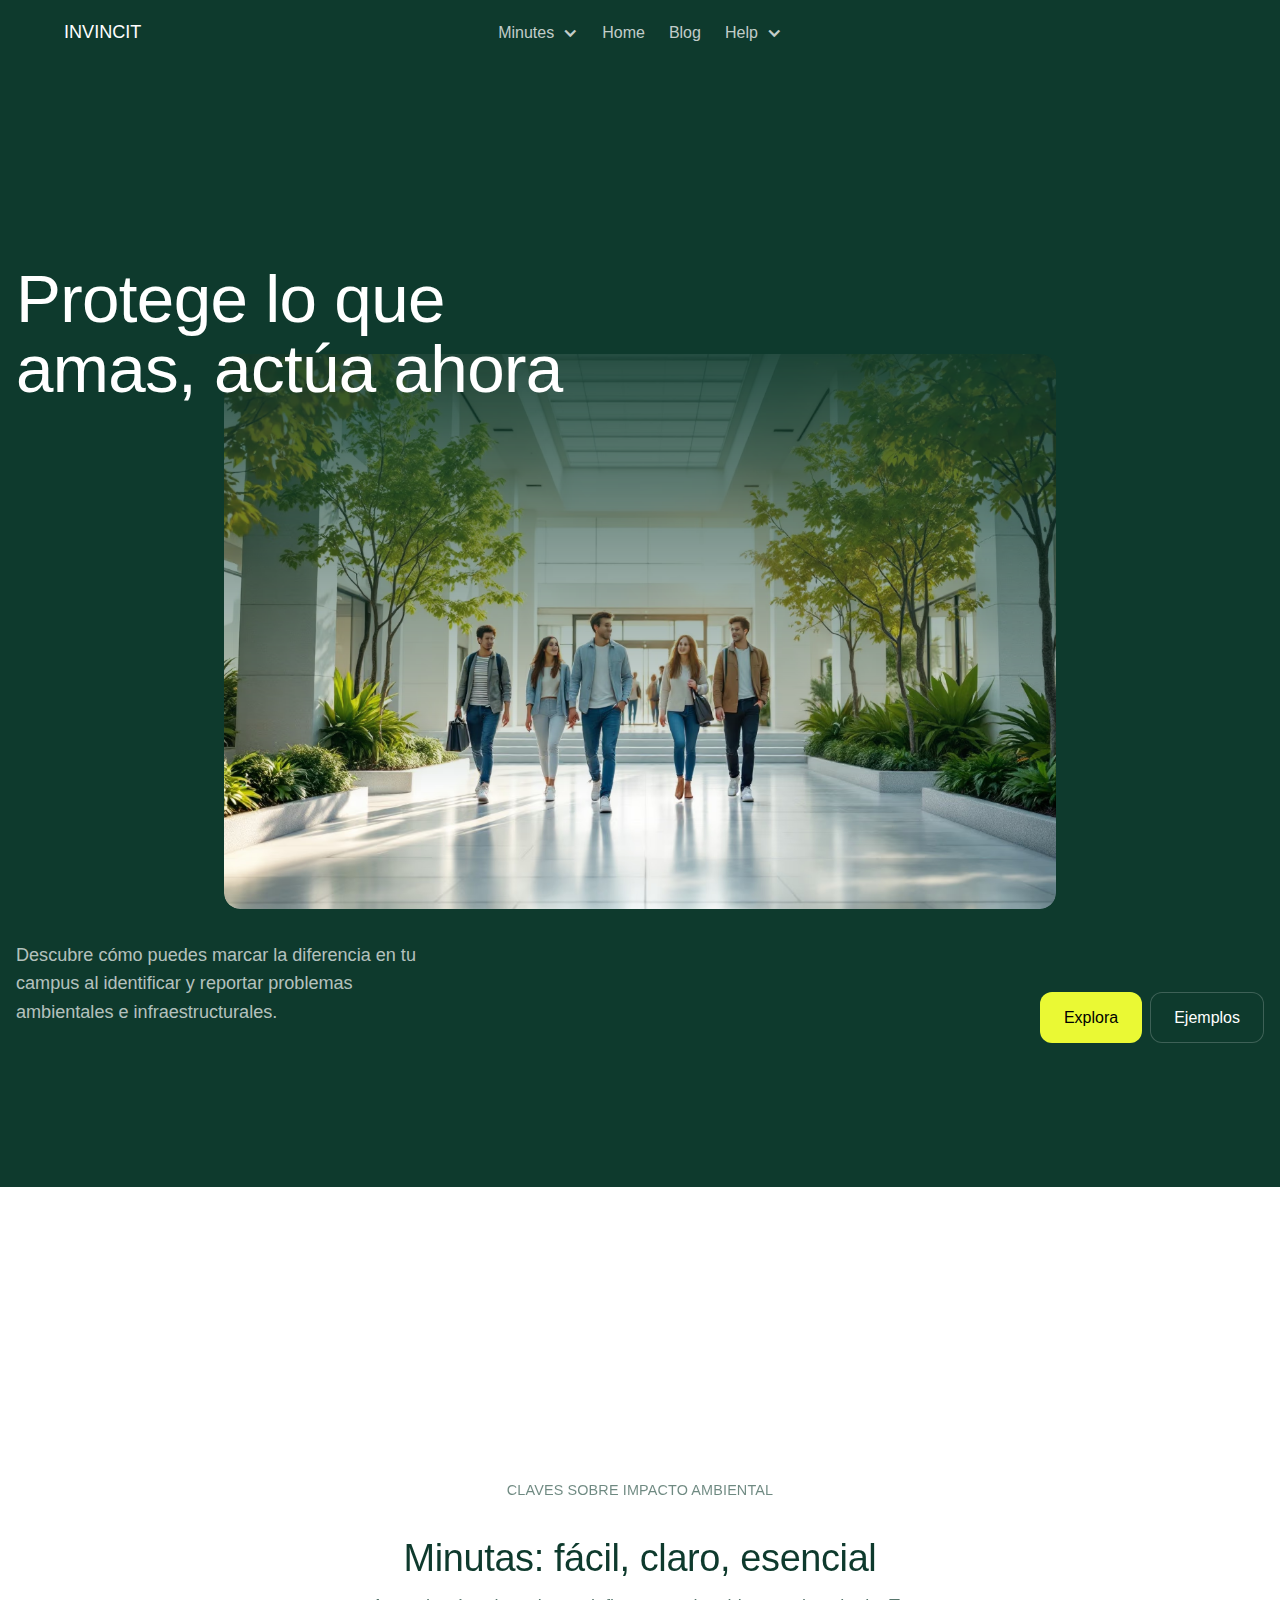
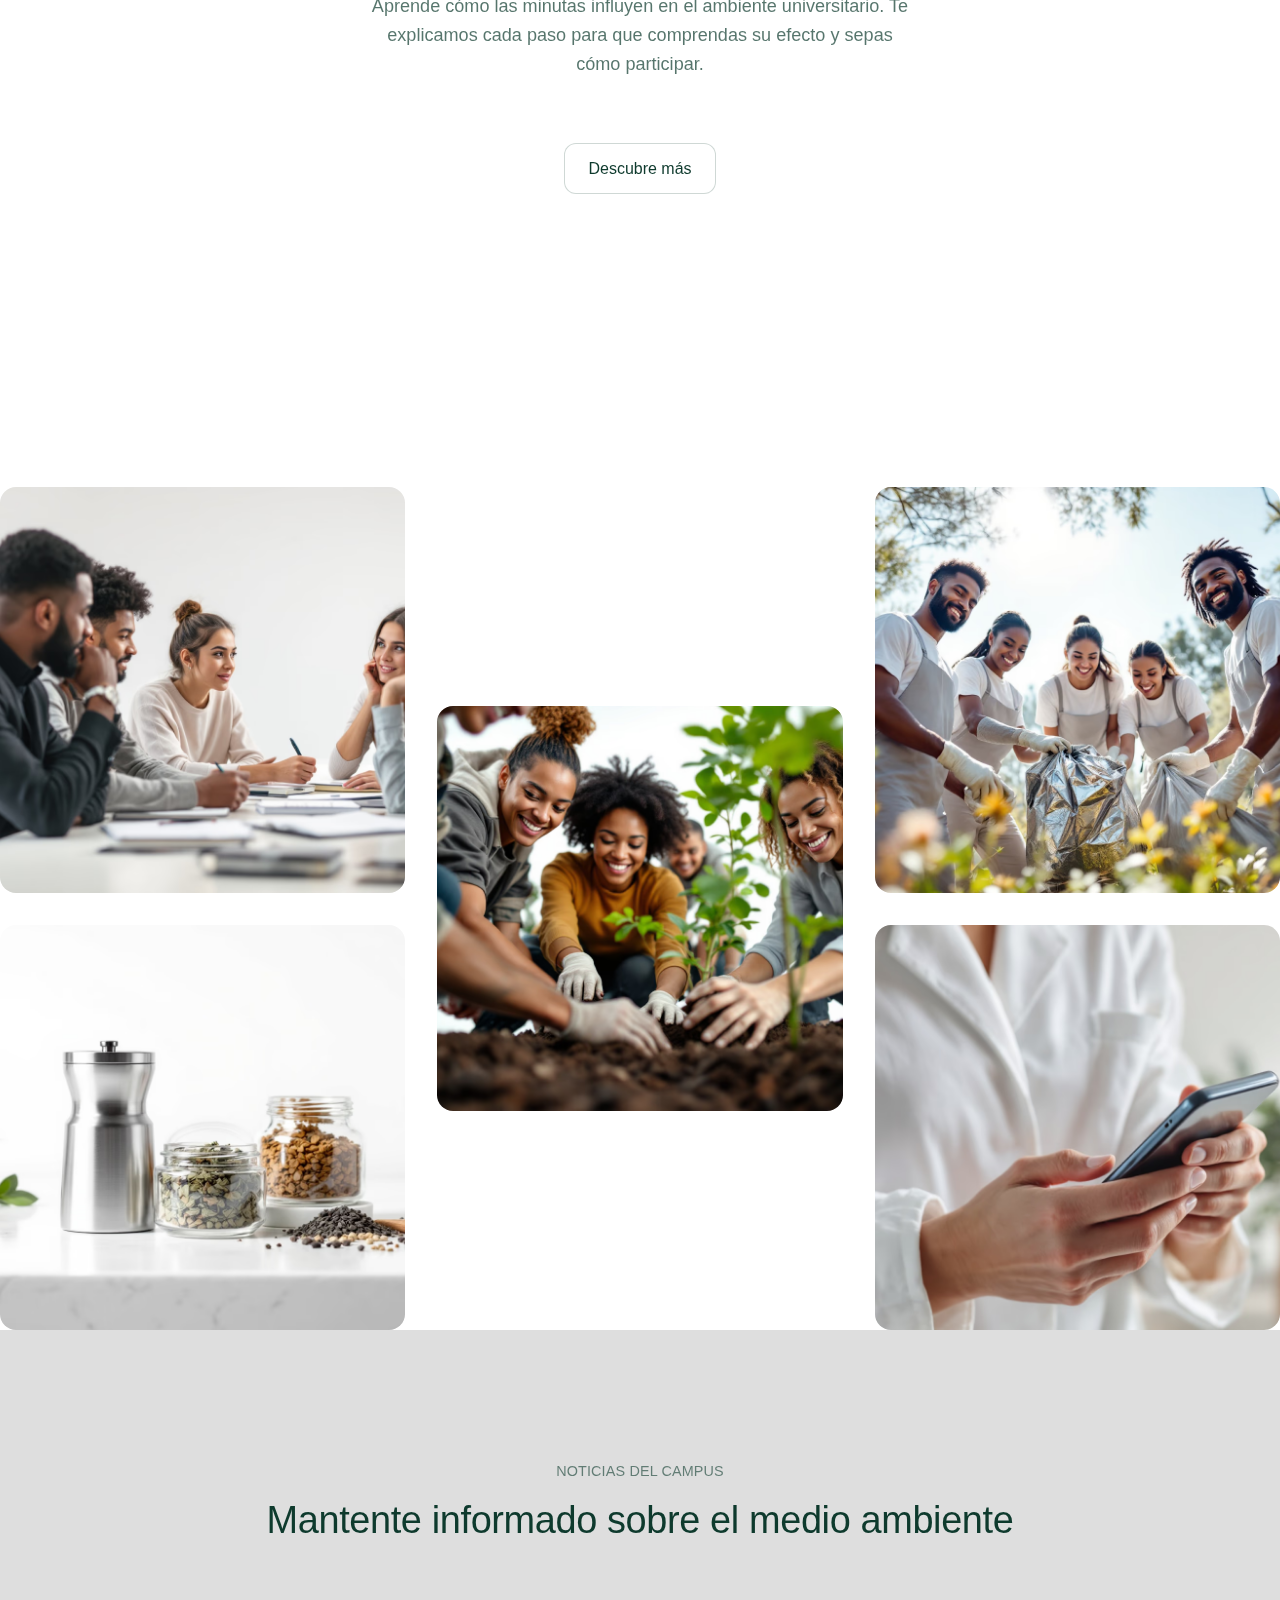
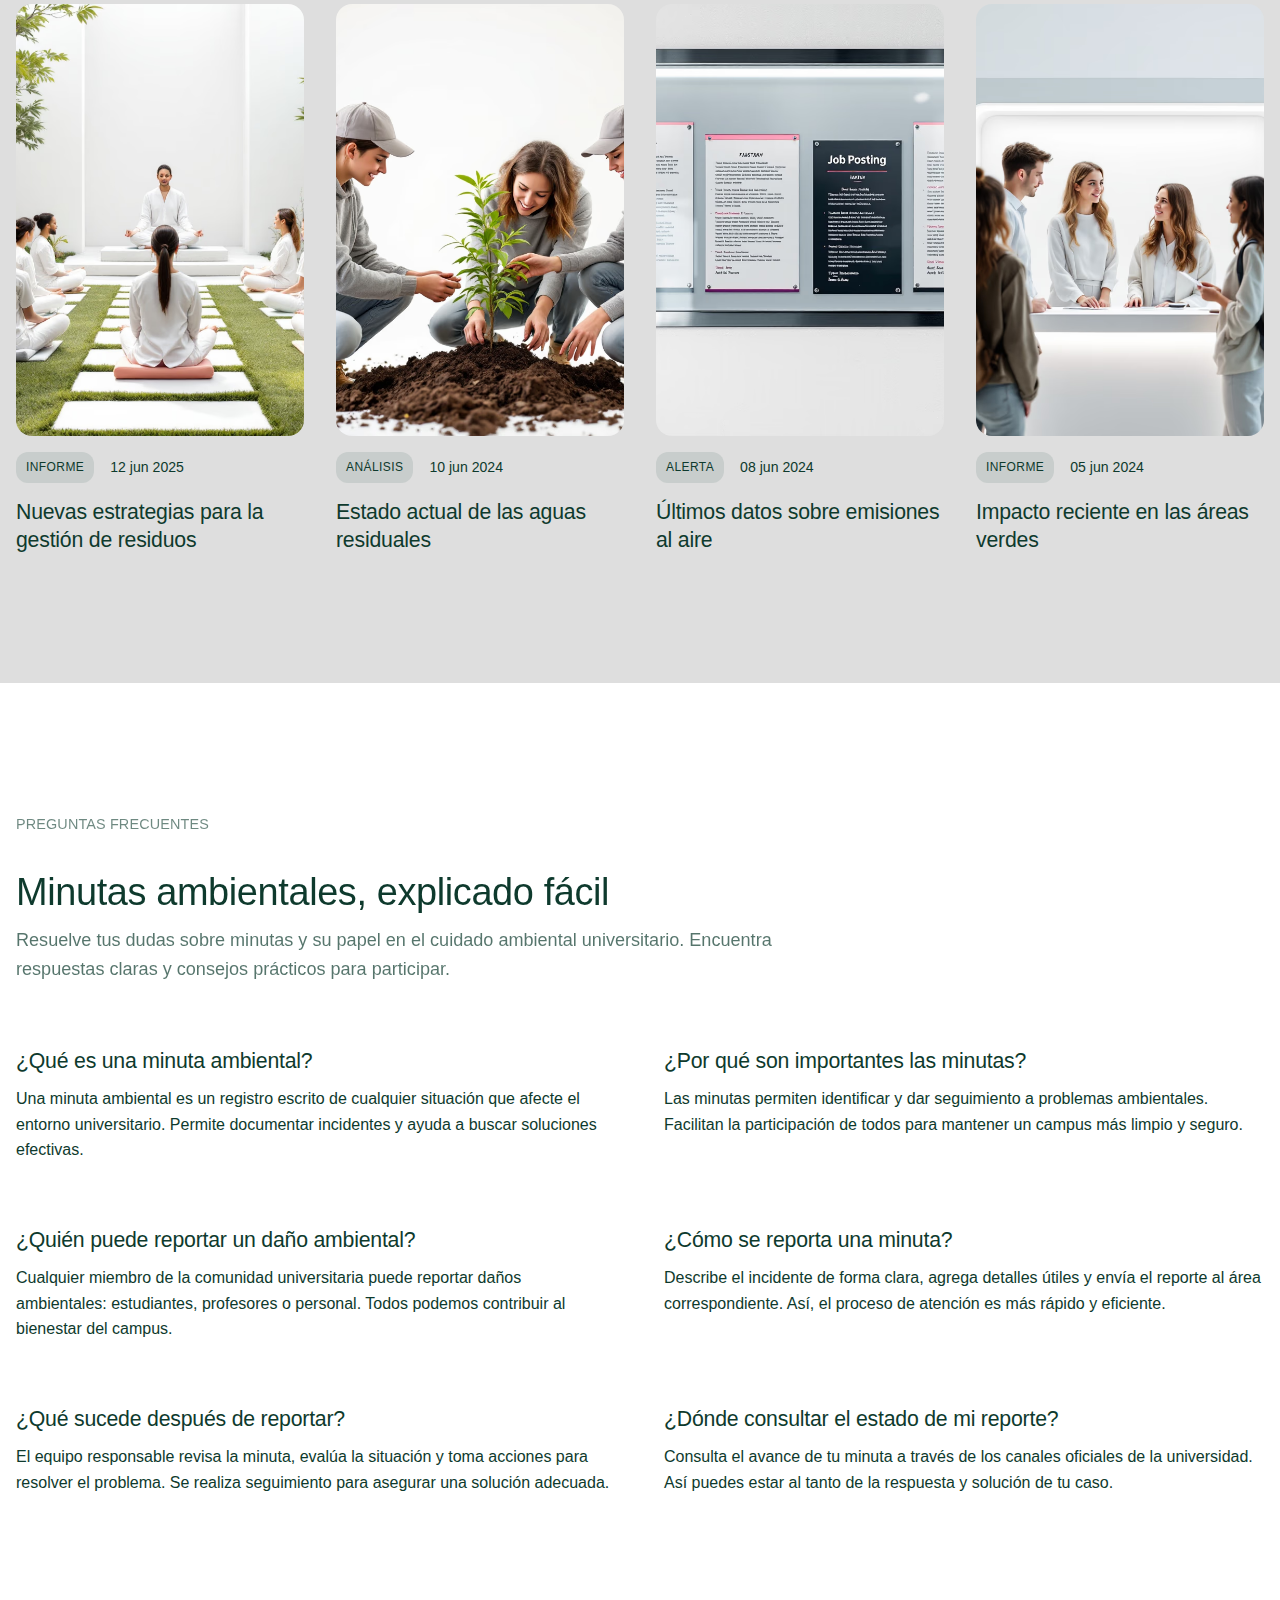
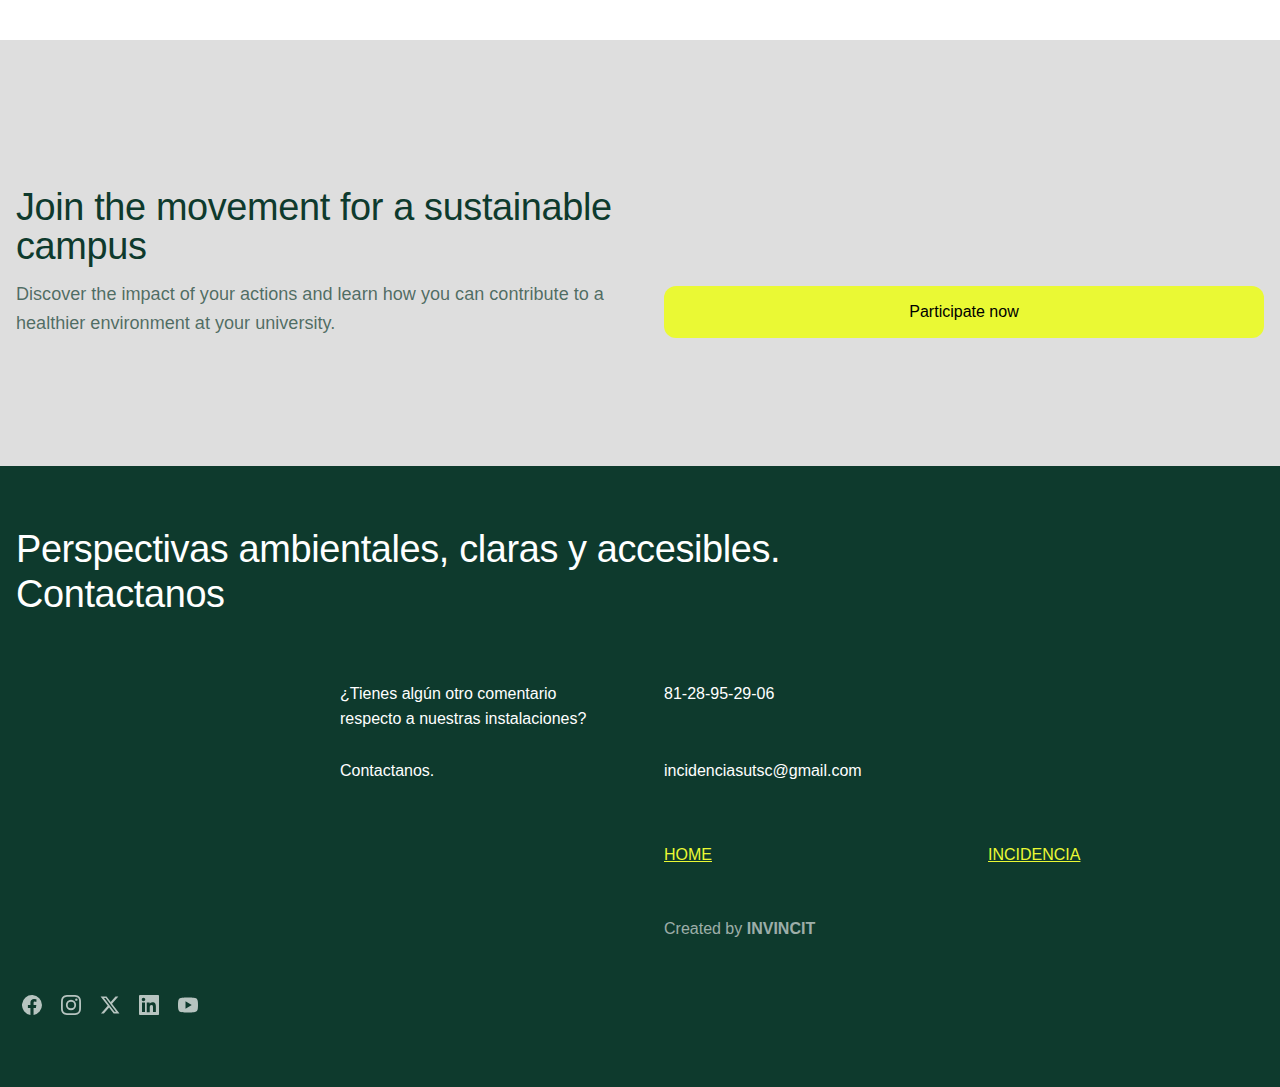
<file: old-home.html>
<!DOCTYPE html><!--  Last Published: Thu Jun 26 2025 02:21:10 GMT+0000 (Coordinated Universal Time)  -->
<html data-wf-page="6851796b6ebaac49ab044de6" data-wf-site="6851796b6ebaac49ab044dc1">
<head>
  <meta charset="utf-8">
  <title>InvincIT</title>
  <meta content="width=device-width, initial-scale=1" name="viewport">
  <link href="css/normalize.css" rel="stylesheet" type="text/css">
  <link href="css/webflow.css" rel="stylesheet" type="text/css">
  <link href="css/ut-ayuda.webflow.css" rel="stylesheet" type="text/css">
  <link href="https://fonts.googleapis.com" rel="preconnect">
  <link href="https://fonts.gstatic.com" rel="preconnect" crossorigin="anonymous">
  <script src="https://ajax.googleapis.com/ajax/libs/webfont/1.6.26/webfont.js" type="text/javascript"></script>
  <script type="text/javascript">WebFont.load({  google: {    families: ["Work Sans:regular"]  }});</script>
  <script type="text/javascript">!function(o,c){var n=c.documentElement,t=" w-mod-";n.className+=t+"js",("ontouchstart"in o||o.DocumentTouch&&c instanceof DocumentTouch)&&(n.className+=t+"touch")}(window,document);</script>
  <link href="images/favicon.ico" rel="shortcut icon" type="image/x-icon">
  <link href="images/webclip.png" rel="apple-touch-icon">
</head>
<body>
  <div class="nav inverse-nav">
    <div data-duration="400" data-animation="default" data-easing2="ease" data-easing="ease" data-collapse="medium" role="banner" data-no-scroll="1" class="nav-container w-nav">
      <div class="nav-left">
        <a href="#" class="nav-logo w-inline-block">
          <div class="nav-logo-icon"><svg width="100%" height="100%" viewbox="0 0 33 33" preserveaspectratio="xMidYMid meet"></svg></div>
          <div class="paragraph-lg utility-margin-bottom-0">INVINCIT</div>
        </a>
      </div>
      <div class="nav-center">
        <nav role="navigation" class="nav-menu w-nav-menu">
          <ul role="list" class="nav-menu-list w-list-unstyled">
            <li class="nav-menu-list-item">
              <div data-delay="0" data-hover="false" data-w-id="247ae84b-8c01-45bb-76c4-292b742effb1" class="nav-menu-dropdown w-dropdown">
                <div class="nav-link nav-link-on-inverse w-dropdown-toggle">
                  <div>Minutes</div>
                  <div class="nav-caret w-icon-dropdown-toggle"></div>
                </div>
                <nav class="nav-mega-menu-dropdown-list w-dropdown-list">
                  <div class="mega-nav-dropdown-list-wrapper">
                    <ul role="list" class="grid-layout desktop-3-column tablet-1-column grid-gap-sm utility-margin-bottom-0 w-list-unstyled">
                      <li id="w-node-_9ccb5034-3000-802a-a836-b6f1d66a6f0f-d66a6ef8" class="w-node-_247ae84b-8c01-45bb-76c4-292b742effb9-742effa4">
                        <div class="w-layout-grid grid-layout desktop-3-column tablet-1-column grid-gap-sm">
                          <div>
                            <div class="eyebrow">Environmental</div>
                            <ul role="list" class="nav-mega-menu-list w-list-unstyled">
                              <li class="utility-margin-bottom-0">
                                <a href="#" class="mega-nav-link-item w-inline-block">
                                  <div class="icon-medium"><svg xmlns="http://www.w3.org/2000/svg" width="100%" height="100%" viewbox="0 0 32 32" fill="currentColor">
                                      <path d="m25.7 9.3l-7-7A.9.9 0 0 0 18 2H8a2.006 2.006 0 0 0-2 2v24a2.006 2.006 0 0 0 2 2h16a2.006 2.006 0 0 0 2-2V10a.9.9 0 0 0-.3-.7M18 4.4l5.6 5.6H18ZM24 28H8V4h8v6a2.006 2.006 0 0 0 2 2h6Z" stroke-linejoin="round"></path>
                                    </svg></div>
                                  <div id="w-node-_9ccb5034-3000-802a-a836-b6f1d66a6f1a-d66a6ef8" class="w-node-_247ae84b-8c01-45bb-76c4-292b742effc4-742effa4">
                                    <div><strong>Environmental damage</strong></div>
                                    <div class="paragraph-sm utility-text-secondary">Learn about impacts and solutions.</div>
                                  </div>
                                </a>
                              </li>
                              <li class="utility-margin-bottom-0">
                                <a href="#" class="mega-nav-link-item w-inline-block">
                                  <div class="icon-medium"><svg xmlns="http://www.w3.org/2000/svg" width="100%" height="100%" viewbox="0 0 32 32" fill="currentColor">
                                      <path d="m25.7 9.3l-7-7A.9.9 0 0 0 18 2H8a2.006 2.006 0 0 0-2 2v24a2.006 2.006 0 0 0 2 2h16a2.006 2.006 0 0 0 2-2V10a.9.9 0 0 0-.3-.7M18 4.4l5.6 5.6H18ZM24 28H8V4h8v6a2.006 2.006 0 0 0 2 2h6Z" stroke-linejoin="round"></path>
                                    </svg></div>
                                  <div id="w-node-_9ccb5034-3000-802a-a836-b6f1d66a6f25-d66a6ef8" class="w-node-_247ae84b-8c01-45bb-76c4-292b742effcf-742effa4">
                                    <div><strong>Regulations</strong></div>
                                    <div class="paragraph-sm utility-text-secondary">Review essential rules and processes.</div>
                                  </div>
                                </a>
                              </li>
                              <li class="utility-margin-bottom-0">
                                <a href="#" class="mega-nav-link-item w-inline-block">
                                  <div class="icon-medium"><svg xmlns="http://www.w3.org/2000/svg" width="100%" height="100%" viewbox="0 0 32 32" fill="currentColor">
                                      <path d="m25.7 9.3l-7-7A.9.9 0 0 0 18 2H8a2.006 2.006 0 0 0-2 2v24a2.006 2.006 0 0 0 2 2h16a2.006 2.006 0 0 0 2-2V10a.9.9 0 0 0-.3-.7M18 4.4l5.6 5.6H18ZM24 28H8V4h8v6a2.006 2.006 0 0 0 2 2h6Z" stroke-linejoin="round"></path>
                                    </svg></div>
                                  <div id="w-node-_9ccb5034-3000-802a-a836-b6f1d66a6f30-d66a6ef8" class="w-node-_247ae84b-8c01-45bb-76c4-292b742effda-742effa4">
                                    <div><strong>Reports</strong></div>
                                    <div class="paragraph-sm utility-text-secondary">Check recent minutes and reports.</div>
                                  </div>
                                </a>
                              </li>
                            </ul>
                          </div>
                          <div>
                            <div class="eyebrow">Resources</div>
                            <ul role="list" class="nav-mega-menu-list w-list-unstyled">
                              <li class="utility-margin-bottom-0">
                                <a href="#" class="mega-nav-link-item w-inline-block">
                                  <div class="icon-medium"><svg xmlns="http://www.w3.org/2000/svg" width="100%" height="100%" viewbox="0 0 32 32" fill="currentColor">
                                      <path d="m25.7 9.3l-7-7A.9.9 0 0 0 18 2H8a2.006 2.006 0 0 0-2 2v24a2.006 2.006 0 0 0 2 2h16a2.006 2.006 0 0 0 2-2V10a.9.9 0 0 0-.3-.7M18 4.4l5.6 5.6H18ZM24 28H8V4h8v6a2.006 2.006 0 0 0 2 2h6Z" stroke-linejoin="round"></path>
                                    </svg></div>
                                  <div id="w-node-_9ccb5034-3000-802a-a836-b6f1d66a6f3f-d66a6ef8" class="w-node-_247ae84b-8c01-45bb-76c4-292b742effe9-742effa4">
                                    <div><strong>Useful guides</strong></div>
                                    <div class="paragraph-sm utility-text-secondary">Materials to understand each step.</div>
                                  </div>
                                </a>
                              </li>
                              <li class="utility-margin-bottom-0">
                                <a href="#" class="mega-nav-link-item w-inline-block">
                                  <div class="icon-medium"><svg xmlns="http://www.w3.org/2000/svg" width="100%" height="100%" viewbox="0 0 32 32" fill="currentColor">
                                      <path d="m25.7 9.3l-7-7A.9.9 0 0 0 18 2H8a2.006 2.006 0 0 0-2 2v24a2.006 2.006 0 0 0 2 2h16a2.006 2.006 0 0 0 2-2V10a.9.9 0 0 0-.3-.7M18 4.4l5.6 5.6H18ZM24 28H8V4h8v6a2.006 2.006 0 0 0 2 2h6Z" stroke-linejoin="round"></path>
                                    </svg></div>
                                  <div id="w-node-_9ccb5034-3000-802a-a836-b6f1d66a6f4a-d66a6ef8" class="w-node-_247ae84b-8c01-45bb-76c4-292b742efff4-742effa4">
                                    <div><strong>Questions</strong></div>
                                    <div class="paragraph-sm utility-text-secondary">Resolve your frequent doubts.</div>
                                  </div>
                                </a>
                              </li>
                              <li class="utility-margin-bottom-0">
                                <a href="#" class="mega-nav-link-item w-inline-block">
                                  <div class="icon-medium"><svg xmlns="http://www.w3.org/2000/svg" width="100%" height="100%" viewbox="0 0 32 32" fill="currentColor">
                                      <path d="m25.7 9.3l-7-7A.9.9 0 0 0 18 2H8a2.006 2.006 0 0 0-2 2v24a2.006 2.006 0 0 0 2 2h16a2.006 2.006 0 0 0 2-2V10a.9.9 0 0 0-.3-.7M18 4.4l5.6 5.6H18ZM24 28H8V4h8v6a2.006 2.006 0 0 0 2 2h6Z" stroke-linejoin="round"></path>
                                    </svg></div>
                                  <div id="w-node-_9ccb5034-3000-802a-a836-b6f1d66a6f55-d66a6ef8" class="w-node-_247ae84b-8c01-45bb-76c4-292b742effff-742effa4">
                                    <div><strong>Contact</strong></div>
                                    <div class="paragraph-sm utility-text-secondary">Request support or information.</div>
                                  </div>
                                </a>
                              </li>
                            </ul>
                          </div>
                          <div>
                            <div class="eyebrow">Participate</div>
                            <ul role="list" class="nav-mega-menu-list w-list-unstyled">
                              <li class="utility-margin-bottom-0">
                                <a href="#" class="mega-nav-link-item w-inline-block">
                                  <div class="icon-medium"><svg xmlns="http://www.w3.org/2000/svg" width="100%" height="100%" viewbox="0 0 32 32" fill="currentColor">
                                      <path d="m25.7 9.3l-7-7A.9.9 0 0 0 18 2H8a2.006 2.006 0 0 0-2 2v24a2.006 2.006 0 0 0 2 2h16a2.006 2.006 0 0 0 2-2V10a.9.9 0 0 0-.3-.7M18 4.4l5.6 5.6H18ZM24 28H8V4h8v6a2.006 2.006 0 0 0 2 2h6Z" stroke-linejoin="round"></path>
                                    </svg></div>
                                  <div id="w-node-_9ccb5034-3000-802a-a836-b6f1d66a6f64-d66a6ef8" class="w-node-_247ae84b-8c01-45bb-76c4-292b742f000e-742effa4">
                                    <div><strong>Forums</strong></div>
                                    <div class="paragraph-sm utility-text-secondary">Share ideas and ask questions.</div>
                                  </div>
                                </a>
                              </li>
                              <li class="utility-margin-bottom-0">
                                <a href="#" class="mega-nav-link-item w-inline-block">
                                  <div class="icon-medium"><svg xmlns="http://www.w3.org/2000/svg" width="100%" height="100%" viewbox="0 0 32 32" fill="currentColor">
                                      <path d="m25.7 9.3l-7-7A.9.9 0 0 0 18 2H8a2.006 2.006 0 0 0-2 2v24a2.006 2.006 0 0 0 2 2h16a2.006 2.006 0 0 0 2-2V10a.9.9 0 0 0-.3-.7M18 4.4l5.6 5.6H18ZM24 28H8V4h8v6a2.006 2.006 0 0 0 2 2h6Z" stroke-linejoin="round"></path>
                                    </svg></div>
                                  <div id="w-node-_9ccb5034-3000-802a-a836-b6f1d66a6f6f-d66a6ef8" class="w-node-_247ae84b-8c01-45bb-76c4-292b742f0019-742effa4">
                                    <div><strong>Events</strong></div>
                                    <div class="paragraph-sm utility-text-secondary">Workshops and talks available.</div>
                                  </div>
                                </a>
                              </li>
                              <li class="utility-margin-bottom-0">
                                <a href="#" class="mega-nav-link-item w-inline-block">
                                  <div class="icon-medium"><svg xmlns="http://www.w3.org/2000/svg" width="100%" height="100%" viewbox="0 0 32 32" fill="currentColor">
                                      <path d="m25.7 9.3l-7-7A.9.9 0 0 0 18 2H8a2.006 2.006 0 0 0-2 2v24a2.006 2.006 0 0 0 2 2h16a2.006 2.006 0 0 0 2-2V10a.9.9 0 0 0-.3-.7M18 4.4l5.6 5.6H18ZM24 28H8V4h8v6a2.006 2.006 0 0 0 2 2h6Z" stroke-linejoin="round"></path>
                                    </svg></div>
                                  <div id="w-node-_9ccb5034-3000-802a-a836-b6f1d66a6f7a-d66a6ef8" class="w-node-_247ae84b-8c01-45bb-76c4-292b742f0024-742effa4">
                                    <div><strong>News</strong></div>
                                    <div class="paragraph-sm utility-text-secondary">Latest updates and news.</div>
                                  </div>
                                </a>
                              </li>
                            </ul>
                          </div>
                        </div>
                      </li>
                      <li id="w-node-_9ccb5034-3000-802a-a836-b6f1d66a6f80-d66a6ef8" class="flex-horizontal w-node-_247ae84b-8c01-45bb-76c4-292b742f002a-742effa4">
                        <a href="#" class="card-link inverse-card-link flex-child-expand w-inline-block">
                          <div class="card-body">
                            <div class="h3-heading">Inform. Act. Make a difference.</div>
                            <p class="paragraph-sm utility-text-inverse-secondary">Discover how to engage in university environmental care.</p>
                            <div class="utility-margin-top-auto">
                              <div class="button-group">
                                <div class="text-button secondary-text-button text-button-on-inverse">
                                  <div>Explore</div>
                                  <div class="button-icon"><svg xmlns="http://www.w3.org/2000/svg" width="100%" height="100%" viewbox="0 0 16 16" fill="none">
                                      <path d="M2 8H14.5M14.5 8L8.5 2M14.5 8L8.5 14" stroke="currentColor" stroke-width="2" stroke-linejoin="round"></path>
                                    </svg></div>
                                </div>
                              </div>
                            </div>
                          </div>
                        </a>
                      </li>
                    </ul>
                  </div>
                </nav>
              </div>
            </li>
            <li class="nav-menu-list-item">
              <a href="#" class="nav-link nav-link-on-inverse w-inline-block">
                <div>Home</div>
              </a>
            </li>
            <li class="nav-menu-list-item">
              <a href="#" class="nav-link nav-link-on-inverse w-inline-block">
                <div>Blog</div>
              </a>
            </li>
            <li class="nav-menu-list-item">
              <div data-delay="0" data-hover="false" data-w-id="247ae84b-8c01-45bb-76c4-292b742f0042" class="nav-menu-dropdown w-dropdown">
                <div class="nav-link nav-link-on-inverse w-dropdown-toggle">
                  <div>Help</div>
                  <div class="nav-caret w-icon-dropdown-toggle"></div>
                </div>
                <div class="nav-menu-dropdown-list w-dropdown-list">
                  <div class="nav-menu-dropdown-list-wrapper">
                    <ul role="list" class="flex-vertical utility-margin-bottom-0 w-list-unstyled">
                      <li class="utility-margin-bottom-0">
                        <a href="#" class="nav-dropdown-link w-inline-block">
                          <div class="button-label">Support</div>
                        </a>
                      </li>
                      <li class="utility-margin-bottom-0">
                        <a href="#" class="nav-dropdown-link w-inline-block">
                          <div class="button-label">Contact</div>
                        </a>
                      </li>
                    </ul>
                  </div>
                </div>
              </div>
            </li>
          </ul>
        </nav>
      </div>
      <div class="nav-right">
        <div class="button-group utility-margin-top-0"></div>
      </div>
      <div class="nav-mobile-menu-button w-nav-button">
        <div class="icon icon-on-inverse"><svg xmlns="http://www.w3.org/2000/svg" width="24" height="24" viewbox="0 0 24 24">
            <g class="nc-icon-wrapper" stroke-linecap="square" stroke-linejoin="miter" stroke-width="1.5" fill="none" stroke="currentColor" stroke-miterlimit="10">
              <line x1="1" y1="12" x2="23" y2="12" stroke="currentColor"></line>
              <line x1="1" y1="5" x2="23" y2="5"></line>
              <line x1="1" y1="19" x2="23" y2="19"></line>
            </g>
          </svg></div>
      </div>
    </div>
  </div>
  <header class="section inverse-section">
    <div class="container">
      <div class="w-layout-grid grid-layout desktop-6-column">
        <h1 id="w-node-_5bcdba90-39ac-8656-c596-af85b86b372c-b86b3729" class="utility-screen-reader-visible-only w-node-c77761e2-a126-45a2-9030-b276aec22e34-ab044de6">Reporte de incidencias: tu voz importa</h1>
        <div id="w-node-_721ff46d-aa1b-da59-6258-34ca6ee0eab9-b86b3729" class="utility-position-relative utility-aspect-3x2 w-node-c77761e2-a126-45a2-9030-b276aec22e36-ab044de6"><img width="640" height="427" alt="image of school campus" src="images/1cfed5f3-09b5-4d18-b984-b80af15df7a1.avif" loading="lazy" data-aisg-image-id="af906d58-4b60-45a8-b47d-e00e9697a4b2" class="cover-image utility-mask-top"></div>
        <div id="w-node-_5bcdba90-39ac-8656-c596-af85b86b3734-b86b3729" class="h1-heading utility-move-down-50 w-node-c77761e2-a126-45a2-9030-b276aec22e38-ab044de6">Protege lo que amas, actúa ahora</div>
        <div id="w-node-e653384f-9e9f-7132-f106-bac3e2cc6f1c-b86b3729" class="utility-padding-top-2rem w-node-c77761e2-a126-45a2-9030-b276aec22e3b-ab044de6">
          <p class="subheading">Descubre cómo puedes marcar la diferencia en tu campus al identificar y reportar problemas ambientales e infraestructurales.</p>
        </div>
        <div id="w-node-_56815030-e8d9-c66f-928e-fd21e29fea73-b86b3729" class="button-group utility-margin-bottom-1rem w-node-c77761e2-a126-45a2-9030-b276aec22e40-ab044de6">
          <a href="#" class="button primary-button-on-inverse w-button">Explora</a>
          <a href="#" class="button secondary-button secondary-button-on-inverse w-button">Ejemplos</a>
        </div>
      </div>
    </div>
  </header>
  <section class="section utility-padding-all-0">
    <div class="w-layout-grid grid-layout desktop-1-column utility-position-sticky utility-min-height-100dvh sticky-mobile">
      <div id="w-node-_19899e75-8bdc-2be9-6cc6-1a4bfeffe5a2-feffe5a0" class="container w-node-_8732bd44-5248-647c-776d-c703c651423d-ab044de6">
        <div id="w-node-_19899e75-8bdc-2be9-6cc6-1a4bfeffe5a3-feffe5a0" class="card-body utility-text-align-center utility-max-width-md w-node-_8732bd44-5248-647c-776d-c703c651423c-ab044de6">
          <div class="eyebrow">Claves sobre impacto ambiental</div>
          <h2>Minutas: fácil, claro, esencial</h2>
          <p class="subheading">Aprende cómo las minutas influyen en el ambiente universitario. Te explicamos cada paso para que comprendas su efecto y sepas cómo participar.</p>
          <div class="button-group align-center">
            <a href="#" class="button secondary-button w-button">Descubre más</a>
          </div>
        </div>
      </div>
    </div>
    <div class="w-layout-grid grid-layout desktop-1-column">
      <div id="w-node-_19899e75-8bdc-2be9-6cc6-1a4bfeffe5ae-feffe5a0" class="w-layout-grid grid-layout desktop-1-column grid-gap-sm utility-z-index-2 w-node-_8732bd44-5248-647c-776d-c703c6514253-ab044de6">
        <div id="w-node-_19899e75-8bdc-2be9-6cc6-1a4bfeffe5af-feffe5a0" class="ix-scale-on-scroll-trigger w-node-_8732bd44-5248-647c-776d-c703c6514242-ab044de6">
          <div class="ix-scale-on-scroll-target-top">
            <div class="ix-scale-on-scroll-target-bottom"><img width="309" height="309" alt="image of classroom setting (for a edtech)" src="images/68bcca8b-b03b-49c6-ad7c-3dda38ff917c.avif" loading="lazy" data-aisg-image-id="dae23f45-f031-4196-b6bb-76b6b5ae475a" class="image cover-image utility-aspect-1x1"></div>
          </div>
        </div>
        <div id="w-node-_19899e75-8bdc-2be9-6cc6-1a4bfeffe5b3-feffe5a0" class="ix-scale-on-scroll-trigger w-node-_8732bd44-5248-647c-776d-c703c6514246-ab044de6">
          <div class="ix-scale-on-scroll-target-top">
            <div class="ix-scale-on-scroll-target-bottom"><img width="309" height="309" alt="image of therapeutic herbal products (for a acupuncturist)" src="images/fc2a72e2-c148-4de8-ae92-4f04558762d7.avif" loading="lazy" data-aisg-image-id="35254bc2-9772-4488-8b7c-5cf3dc8b078e" class="image cover-image utility-aspect-1x1"></div>
          </div>
        </div>
        <div id="w-node-_19899e75-8bdc-2be9-6cc6-1a4bfeffe5b7-feffe5a0" class="ix-scale-on-scroll-trigger w-node-_8732bd44-5248-647c-776d-c703c651424a-ab044de6">
          <div class="ix-scale-on-scroll-target-top">
            <div class="ix-scale-on-scroll-target-bottom"><img width="309" height="309" alt="image of appointment scheduling (for a massage therapist)" src="images/bccd18c9-2c45-4280-90b0-1e973f8e3b94.avif" loading="lazy" data-aisg-image-id="3ce55b24-269f-464b-b98f-5beb4f7a0dc0" class="image cover-image utility-aspect-1x1"></div>
          </div>
        </div>
        <div id="w-node-_19899e75-8bdc-2be9-6cc6-1a4bfeffe5bb-feffe5a0" class="ix-scale-on-scroll-trigger w-node-_8732bd44-5248-647c-776d-c703c651424e-ab044de6">
          <div class="ix-scale-on-scroll-target-top">
            <div class="ix-scale-on-scroll-target-bottom"><img width="309" height="309" alt="image of community conservation efforts" src="images/7a863771-5d92-4b8a-8dbc-1af81cd8bcb1.avif" loading="lazy" data-aisg-image-id="328ab8b5-7058-4dfd-8622-ba8f14106dca" class="image cover-image utility-aspect-1x1"></div>
          </div>
        </div>
        <div id="w-node-_19899e75-8bdc-2be9-6cc6-1a4bfeffe5bf-feffe5a0" class="ix-scale-on-scroll-trigger w-node-_8732bd44-5248-647c-776d-c703c6514252-ab044de6">
          <div class="ix-scale-on-scroll-target-top">
            <div class="ix-scale-on-scroll-target-bottom"><img width="309" height="309" alt="image of volunteerism in nature for an environmental conservation nonprofit" src="images/b8e7257e-9d5e-430e-a38d-b595886cc0ed.avif" loading="lazy" data-aisg-image-id="9afad376-2717-49f3-8262-639a252e241b" class="image cover-image utility-aspect-1x1"></div>
          </div>
        </div>
      </div>
    </div>
  </section>
  <section class="section secondary-section">
    <div class="container">
      <div class="utility-text-align-center utility-margin-bottom-4rem">
        <p class="eyebrow">Noticias del campus</p>
        <h2 class="h2-heading utility-margin-bottom-0">Mantente informado sobre el medio ambiente</h2>
      </div>
      <div class="w-layout-grid grid-layout desktop-4-column tablet-2-column mobile-portrait-1-column grid-gap-sm">
        <a href="#" class="utility-link-content-block w-inline-block">
          <div id="w-node-_503155f5-704f-7d4e-f491-d6bf2340c35d-2340c352" class="utility-aspect-2x3 utility-margin-bottom-1rem w-node-ec43cf6d-09f3-71bb-9f76-6f54cfade787-ab044de6"><img width="216" height="324" alt="image of outdoor meditation (for a buddhist monasteries &amp; temple)" src="images/68d6f4c9-a1d6-41f4-b317-71ae1b1a6bff.avif" loading="lazy" data-aisg-image-id="8ed63a01-bf66-4814-8b0f-d123be468d06" class="cover-image"></div>
          <div class="flex-horizontal y-center flex-gap-xs utility-margin-bottom-1rem">
            <div class="tag">Informe</div>
            <div class="paragraph-sm utility-margin-bottom-0">12 jun 2025</div>
          </div>
          <h3 class="h4-heading utility-margin-bottom-0">Nuevas estrategias para la gestión de residuos</h3>
        </a>
        <a href="#" class="utility-link-content-block w-inline-block">
          <div id="w-node-_9f412443-e32b-c32d-58d0-605315d4fb47-2340c352" class="utility-aspect-2x3 utility-margin-bottom-1rem w-node-ec43cf6d-09f3-71bb-9f76-6f54cfade791-ab044de6"><img width="216" height="324" alt="image of reforestation project" src="images/184e6583-80a8-4202-b948-d69516cbdb30.avif" loading="lazy" data-aisg-image-id="0aacf32b-7a03-4844-93d1-6bba04599265" class="cover-image"></div>
          <div class="flex-horizontal y-center flex-gap-xs utility-margin-bottom-1rem">
            <div class="tag">Análisis</div>
            <div class="paragraph-sm utility-margin-bottom-0">10 jun 2024</div>
          </div>
          <h3 class="h4-heading utility-margin-bottom-0">Estado actual de las aguas residuales</h3>
        </a>
        <a href="#" class="utility-link-content-block w-inline-block">
          <div id="w-node-d1e89c42-c0a1-6605-c89b-8ab43908e9db-2340c352" class="utility-aspect-2x3 utility-margin-bottom-1rem w-node-ec43cf6d-09f3-71bb-9f76-6f54cfade79b-ab044de6"><img width="216" height="324" alt="image of job posting board for a tattoo studio" src="images/edff488e-3a7c-4303-b325-c40551e496d8.avif" loading="lazy" data-aisg-image-id="a61d41cd-6c6c-4a4d-bf93-abe925c0419a" class="cover-image"></div>
          <div class="flex-horizontal y-center flex-gap-xs utility-margin-bottom-1rem">
            <div class="tag">Alerta</div>
            <div class="paragraph-sm utility-margin-bottom-0">08 jun 2024</div>
          </div>
          <h3 class="h4-heading utility-margin-bottom-0">Últimos datos sobre emisiones al aire</h3>
        </a>
        <a href="#" class="utility-link-content-block w-inline-block">
          <div id="w-node-b747cdbb-2f07-fbf5-424c-cad62d8b55f3-2340c352" class="utility-aspect-2x3 utility-margin-bottom-1rem w-node-ec43cf6d-09f3-71bb-9f76-6f54cfade7a5-ab044de6"><img width="216" height="324" alt="image of students at a university&#x27;s welcome orientation" src="images/5275d79b-c5a0-42d4-9889-cecccc1eb675.avif" loading="lazy" data-aisg-image-id="3ce10d48-635c-4c83-a124-0db6b6734b8d" class="cover-image"></div>
          <div class="flex-horizontal y-center flex-gap-xs utility-margin-bottom-1rem">
            <div class="tag">Informe</div>
            <div class="paragraph-sm utility-margin-bottom-0">05 jun 2024</div>
          </div>
          <h3 class="h4-heading utility-margin-bottom-0">Impacto reciente en las áreas verdes</h3>
        </a>
      </div>
    </div>
  </section>
  <section class="section">
    <div class="container">
      <div id="w-node-f77ca9cc-b6e2-f232-f9c5-fa698699d146-8699d143" class="utility-max-width-lg utility-margin-bottom-4rem w-node-_7d3665e3-bedf-8a43-9f6f-b2f16f810ab1-ab044de6">
        <div class="eyebrow">Preguntas frecuentes</div>
        <h2>Minutas ambientales, explicado fácil</h2>
        <p class="subheading">Resuelve tus dudas sobre minutas y su papel en el cuidado ambiental universitario. Encuentra respuestas claras y consejos prácticos para participar.</p>
      </div>
      <div id="w-node-f77ca9cc-b6e2-f232-f9c5-fa698699d14d-8699d143" class="w-layout-grid grid-layout mobile-landscape-1-column grid-gap-md w-node-_7d3665e3-bedf-8a43-9f6f-b2f16f810b0e-ab044de6">
        <div>
          <h3 class="h4-heading">¿Qué es una minuta ambiental?</h3>
          <div class="rich-text w-richtext">
            <p>Una minuta ambiental es un registro escrito de cualquier situación que afecte el entorno universitario. Permite documentar incidentes y ayuda a buscar soluciones efectivas.</p>
          </div>
        </div>
        <div>
          <h3 class="h4-heading">¿Por qué son importantes las minutas?</h3>
          <div class="rich-text w-richtext">
            <p>Las minutas permiten identificar y dar seguimiento a problemas ambientales. Facilitan la participación de todos para mantener un campus más limpio y seguro.</p>
          </div>
        </div>
        <div>
          <h3 class="h4-heading">¿Quién puede reportar un daño ambiental?</h3>
          <div class="rich-text w-richtext">
            <p>Cualquier miembro de la comunidad universitaria puede reportar daños ambientales: estudiantes, profesores o personal. Todos podemos contribuir al bienestar del campus.</p>
          </div>
        </div>
        <div>
          <h3 class="h4-heading">¿Cómo se reporta una minuta?</h3>
          <div class="rich-text w-richtext">
            <p>Describe el incidente de forma clara, agrega detalles útiles y envía el reporte al área correspondiente. Así, el proceso de atención es más rápido y eficiente.</p>
          </div>
        </div>
        <div>
          <h3 class="h4-heading">¿Qué sucede después de reportar?</h3>
          <div class="rich-text w-richtext">
            <p>El equipo responsable revisa la minuta, evalúa la situación y toma acciones para resolver el problema. Se realiza seguimiento para asegurar una solución adecuada.</p>
          </div>
        </div>
        <div>
          <h3 class="h4-heading">¿Dónde consultar el estado de mi reporte?</h3>
          <div class="rich-text w-richtext">
            <p>Consulta el avance de tu minuta a través de los canales oficiales de la universidad. Así puedes estar al tanto de la respuesta y solución de tu caso.</p>
          </div>
        </div>
      </div>
    </div>
  </section>
  <section class="section secondary-section">
    <div class="container">
      <div class="w-layout-grid grid-layout tablet-1-column grid-gap-md">
        <div id="w-node-a6542d50-0a0c-aae3-187d-ec258ad74e44-8ad74e41" class="w-node-b6f79a74-db91-f82e-2002-fd3d22512fa1-ab044de6">
          <h2>Join the movement for a sustainable campus</h2>
          <p class="subheading utility-margin-bottom-0">Discover the impact of your actions and learn how you can contribute to a healthier environment at your university.</p>
        </div>
        <a id="w-node-a6542d50-0a0c-aae3-187d-ec258ad74e49-8ad74e41" href="#" class="button w-node-b6f79a74-db91-f82e-2002-fd3d22512fa3-ab044de6 w-button">Participate now</a>
      </div>
    </div>
  </section>
  <footer id="contacto" class="footer inverse-footer">
    <div class="container">
      <div class="w-layout-grid grid-layout desktop-4-column tablet-2-column mobile-landscape-1-column grid-gap-md">
        <div id="w-node-_25727a3d-379c-5c57-7915-14cd562c0b4d-9351d813" class="w-node-_65d5c838-1ad5-9f92-da91-7e88d8973de4-d8973de1">
          <h2 class="h2-heading utility-margin-bottom-0">Perspectivas ambientales, claras y accesibles.</h2>
          <a href="#" class="footer-link footer-link-on-inverse w-inline-block">
            <div class="h2-heading">Contactanos</div>
          </a>
        </div><img src="images/111111111111111111111111111111111111111111111111.PNG" loading="lazy" width="234" id="w-node-_3980acc2-67a7-6f81-3ba1-edfcf30aa892-d8973de1" alt="">
        <p>¿Tienes algún otro comentario respecto a nuestras instalaciones? <br><br>Contactanos.</p>
        <div>
          <div>81-28-95-29-06</div>
          <div><br><br>incidenciasutsc@gmail.com</div>
        </div>
        <div id="w-node-_686aafad-4ad6-d604-e192-54da9351d81c-9351d813" class="w-node-_65d5c838-1ad5-9f92-da91-7e88d8973dea-d8973de1">
          <a href="#" class="footer-link footer-link-on-inverse w-inline-block"></a>
        </div>
        <a href="#inicio" class="link">HOME</a>
        <a id="reporte" href="#reporte" class="link w-node-_5f397cd9-d1de-f8b8-2d29-584f69fa45b8-d8973de1">INCIDENCIA</a>
        <a id="w-node-_686aafad-4ad6-d604-e192-54da9351d83f-9351d813" href="#" class="footer-link footer-link-on-inverse w-node-_65d5c838-1ad5-9f92-da91-7e88d8973e0f-d8973de1 w-inline-block"></a>
        <div id="w-node-_686aafad-4ad6-d604-e192-54da9351d859-9351d813" class="utility-text-secondary w-node-_65d5c838-1ad5-9f92-da91-7e88d8973e39-d8973de1">Created by <strong>INVINCIT</strong></div>
        <div id="w-node-_4b35a35a-6825-701b-7465-a7558e90304e-9351d813" class="w-layout-grid grid-layout mobile-portrait-1-column grid-gap-sm w-node-_65d5c838-1ad5-9f92-da91-7e88d8973e12-d8973de1">
          <ul role="list" aria-label="Social media links" class="footer-icons-group utility-margin-top-auto w-list-unstyled">
            <li class="utility-margin-bottom-0">
              <a href="#" class="footer-icon-link w-inline-block">
                <div class="icon-small on-accent-icon"><svg width="100%" height="100%" viewbox="0 0 16 16">
                    <path d="M16,8.048a8,8,0,1,0-9.25,7.9V10.36H4.719V8.048H6.75V6.285A2.822,2.822,0,0,1,9.771,3.173a12.2,12.2,0,0,1,1.791.156V5.3H10.554a1.155,1.155,0,0,0-1.3,1.25v1.5h2.219l-.355,2.312H9.25v5.591A8,8,0,0,0,16,8.048Z" fill="currentColor"></path>
                  </svg></div>
                <div class="utility-screen-reader-visible-only">Facebook</div>
              </a>
            </li>
            <li class="utility-margin-bottom-0">
              <a href="#" class="footer-icon-link w-inline-block">
                <div class="icon-small on-accent-icon"><svg width="100%" height="100%" viewbox="0 0 16 16">
                    <path d="M8,1.441c2.136,0,2.389.009,3.233.047a4.419,4.419,0,0,1,1.485.276,2.472,2.472,0,0,1,.92.6,2.472,2.472,0,0,1,.6.92,4.419,4.419,0,0,1,.276,1.485c.038.844.047,1.1.047,3.233s-.009,2.389-.047,3.233a4.419,4.419,0,0,1-.276,1.485,2.644,2.644,0,0,1-1.518,1.518,4.419,4.419,0,0,1-1.485.276c-.844.038-1.1.047-3.233.047s-2.389-.009-3.233-.047a4.419,4.419,0,0,1-1.485-.276,2.472,2.472,0,0,1-.92-.6,2.472,2.472,0,0,1-.6-.92,4.419,4.419,0,0,1-.276-1.485c-.038-.844-.047-1.1-.047-3.233s.009-2.389.047-3.233a4.419,4.419,0,0,1,.276-1.485,2.472,2.472,0,0,1,.6-.92,2.472,2.472,0,0,1,.92-.6,4.419,4.419,0,0,1,1.485-.276c.844-.038,1.1-.047,3.233-.047M8,0C5.827,0,5.555.009,4.7.048A5.868,5.868,0,0,0,2.76.42a3.908,3.908,0,0,0-1.417.923A3.908,3.908,0,0,0,.42,2.76,5.868,5.868,0,0,0,.048,4.7C.009,5.555,0,5.827,0,8s.009,2.445.048,3.3A5.868,5.868,0,0,0,.42,13.24a3.908,3.908,0,0,0,.923,1.417,3.908,3.908,0,0,0,1.417.923,5.868,5.868,0,0,0,1.942.372C5.555,15.991,5.827,16,8,16s2.445-.009,3.3-.048a5.868,5.868,0,0,0,1.942-.372,4.094,4.094,0,0,0,2.34-2.34,5.868,5.868,0,0,0,.372-1.942c.039-.853.048-1.125.048-3.3s-.009-2.445-.048-3.3A5.868,5.868,0,0,0,15.58,2.76a3.908,3.908,0,0,0-.923-1.417A3.908,3.908,0,0,0,13.24.42,5.868,5.868,0,0,0,11.3.048C10.445.009,10.173,0,8,0Z" fill="currentColor"></path>
                    <path d="M8,3.892A4.108,4.108,0,1,0,12.108,8,4.108,4.108,0,0,0,8,3.892Zm0,6.775A2.667,2.667,0,1,1,10.667,8,2.667,2.667,0,0,1,8,10.667Z" fill="currentColor"></path>
                    <circle cx="12.27" cy="3.73" r="0.96" fill="currentColor"></circle>
                  </svg></div>
                <div class="utility-screen-reader-visible-only">Instagram</div>
              </a>
            </li>
            <li class="utility-margin-bottom-0">
              <a href="#" class="footer-icon-link w-inline-block">
                <div class="icon-small on-accent-icon"><svg width="100%" height="100%" viewbox="0 0 16 16">
                    <path d="M12.3723 1.16992H14.6895L9.6272 6.95576L15.5825 14.829H10.9196L7.26734 10.0539L3.08837 14.829H0.769833L6.18442 8.64037L0.471436 1.16992H5.2528L8.55409 5.53451L12.3723 1.16992ZM11.5591 13.4421H12.843L4.55514 2.48399H3.17733L11.5591 13.4421Z" fill="currentColor"></path>
                  </svg></div>
                <div class="utility-screen-reader-visible-only">X</div>
              </a>
            </li>
            <li class="utility-margin-bottom-0">
              <a href="#" class="footer-icon-link w-inline-block">
                <div class="icon-small on-accent-icon"><svg width="100%" height="100%" viewbox="0 0 16 16">
                    <path d="M15.3,0H0.7C0.3,0,0,0.3,0,0.7v14.7C0,15.7,0.3,16,0.7,16h14.7c0.4,0,0.7-0.3,0.7-0.7V0.7 C16,0.3,15.7,0,15.3,0z M4.7,13.6H2.4V6h2.4V13.6z M3.6,5C2.8,5,2.2,4.3,2.2,3.6c0-0.8,0.6-1.4,1.4-1.4c0.8,0,1.4,0.6,1.4,1.4 C4.9,4.3,4.3,5,3.6,5z M13.6,13.6h-2.4V9.9c0-0.9,0-2-1.2-2c-1.2,0-1.4,1-1.4,2v3.8H6.2V6h2.3v1h0c0.3-0.6,1.1-1.2,2.2-1.2 c2.4,0,2.8,1.6,2.8,3.6V13.6z" fill="currentColor"></path>
                  </svg></div>
                <div class="utility-screen-reader-visible-only">LinkedIn</div>
              </a>
            </li>
            <li class="utility-margin-bottom-0">
              <a href="#" class="footer-icon-link w-inline-block">
                <div class="icon-small on-accent-icon"><svg width="100%" height="100%" viewbox="0 0 16 16">
                    <path d="M15.8,4.8c-0.2-1.3-0.8-2.2-2.2-2.4C11.4,2,8,2,8,2S4.6,2,2.4,2.4C1,2.6,0.3,3.5,0.2,4.8C0,6.1,0,8,0,8 s0,1.9,0.2,3.2c0.2,1.3,0.8,2.2,2.2,2.4C4.6,14,8,14,8,14s3.4,0,5.6-0.4c1.4-0.3,2-1.1,2.2-2.4C16,9.9,16,8,16,8S16,6.1,15.8,4.8z M6,11V5l5,3L6,11z" fill="currentColor"></path>
                  </svg></div>
                <div class="utility-screen-reader-visible-only">YouTube</div>
              </a>
            </li>
          </ul>
        </div>
      </div>
    </div>
  </footer>
  <script src="https://d3e54v103j8qbb.cloudfront.net/js/jquery-3.5.1.min.dc5e7f18c8.js?site=6851796b6ebaac49ab044dc1" type="text/javascript" integrity="sha256-9/aliU8dGd2tb6OSsuzixeV4y/faTqgFtohetphbbj0=" crossorigin="anonymous"></script>
  <script src="js/webflow.js" type="text/javascript"></script>
</body>
</html>
</file>
<file: css/webflow.css>
@font-face {
  font-family: 'webflow-icons';
  src: url("[data-uri]") format('truetype');
  font-weight: normal;
  font-style: normal;
}
[class^="w-icon-"],
[class*=" w-icon-"] {
  /* use !important to prevent issues with browser extensions that change fonts */
  font-family: 'webflow-icons' !important;
  speak: none;
  font-style: normal;
  font-weight: normal;
  font-variant: normal;
  text-transform: none;
  line-height: 1;
  /* Better Font Rendering =========== */
  -webkit-font-smoothing: antialiased;
  -moz-osx-font-smoothing: grayscale;
}
.w-icon-slider-right:before {
  content: "\e600";
}
.w-icon-slider-left:before {
  content: "\e601";
}
.w-icon-nav-menu:before {
  content: "\e602";
}
.w-icon-arrow-down:before,
.w-icon-dropdown-toggle:before {
  content: "\e603";
}
.w-icon-file-upload-remove:before {
  content: "\e900";
}
.w-icon-file-upload-icon:before {
  content: "\e903";
}
* {
  -webkit-box-sizing: border-box;
  -moz-box-sizing: border-box;
  box-sizing: border-box;
}
html {
  height: 100%;
}
body {
  margin: 0;
  min-height: 100%;
  background-color: #fff;
  font-family: Arial, sans-serif;
  font-size: 14px;
  line-height: 20px;
  color: #333;
}
img {
  max-width: 100%;
  vertical-align: middle;
  display: inline-block;
}
html.w-mod-touch * {
  background-attachment: scroll !important;
}
.w-block {
  display: block;
}
.w-inline-block {
  max-width: 100%;
  display: inline-block;
}
.w-clearfix:before,
.w-clearfix:after {
  content: " ";
  display: table;
  grid-column-start: 1;
  grid-row-start: 1;
  grid-column-end: 2;
  grid-row-end: 2;
}
.w-clearfix:after {
  clear: both;
}
.w-hidden {
  display: none;
}
.w-button {
  display: inline-block;
  padding: 9px 15px;
  background-color: #3898EC;
  color: white;
  border: 0;
  line-height: inherit;
  text-decoration: none;
  cursor: pointer;
  border-radius: 0;
}
input.w-button {
  -webkit-appearance: button;
}
html[data-w-dynpage] [data-w-cloak] {
  color: transparent !important;
}
.w-code-block {
  margin: unset;
}
pre.w-code-block code {
  all: inherit;
}
.w-optimization {
  display: contents;
}
.w-webflow-badge,
.w-webflow-badge > img {
  box-sizing: unset;
  width: unset;
  height: unset;
  max-height: unset;
  max-width: unset;
  min-height: unset;
  min-width: unset;
  margin: unset;
  padding: unset;
  float: unset;
  clear: unset;
  border: unset;
  border-radius: unset;
  background: unset;
  background-image: unset;
  background-position: unset;
  background-size: unset;
  background-repeat: unset;
  background-origin: unset;
  background-clip: unset;
  background-attachment: unset;
  background-color: unset;
  box-shadow: unset;
  transform: unset;
  transition: unset;
  direction: unset;
  font-family: unset;
  font-weight: unset;
  color: unset;
  font-size: unset;
  line-height: unset;
  font-style: unset;
  font-variant: unset;
  text-align: unset;
  letter-spacing: unset;
  text-decoration: unset;
  text-indent: unset;
  text-transform: unset;
  list-style-type: unset;
  text-shadow: unset;
  vertical-align: unset;
  cursor: unset;
  white-space: unset;
  word-break: unset;
  word-spacing: unset;
  word-wrap: unset;
}
.w-webflow-badge {
  position: fixed !important;
  display: inline-block !important;
  visibility: visible !important;
  opacity: 1 !important;
  z-index: 2147483647 !important;
  top: auto !important;
  right: 12px !important;
  bottom: 12px !important;
  left: auto !important;
  color: #aaadb0 !important;
  background-color: #fff !important;
  border-radius: 3px !important;
  padding: 6px !important;
  font-size: 12px !important;
  line-height: 14px !important;
  text-decoration: none !important;
  transform: none !important;
  margin: 0 !important;
  width: auto !important;
  height: auto !important;
  overflow: unset !important;
  white-space: nowrap;
  box-shadow: 0 0 0 1px rgba(0, 0, 0, 0.1), 0px 1px 3px rgba(0, 0, 0, 0.1);
  cursor: pointer;
}
.w-webflow-badge > img {
  position: unset;
  display: inline-block !important;
  visibility: unset !important;
  opacity: 1 !important;
  vertical-align: middle !important;
}
h1,
h2,
h3,
h4,
h5,
h6 {
  font-weight: bold;
  margin-bottom: 10px;
}
h1 {
  font-size: 38px;
  line-height: 44px;
  margin-top: 20px;
}
h2 {
  font-size: 32px;
  line-height: 36px;
  margin-top: 20px;
}
h3 {
  font-size: 24px;
  line-height: 30px;
  margin-top: 20px;
}
h4 {
  font-size: 18px;
  line-height: 24px;
  margin-top: 10px;
}
h5 {
  font-size: 14px;
  line-height: 20px;
  margin-top: 10px;
}
h6 {
  font-size: 12px;
  line-height: 18px;
  margin-top: 10px;
}
p {
  margin-top: 0;
  margin-bottom: 10px;
}
blockquote {
  margin: 0 0 10px 0;
  padding: 10px 20px;
  border-left: 5px solid #E2E2E2;
  font-size: 18px;
  line-height: 22px;
}
figure {
  margin: 0;
  margin-bottom: 10px;
}
figcaption {
  margin-top: 5px;
  text-align: center;
}
ul,
ol {
  margin-top: 0px;
  margin-bottom: 10px;
  padding-left: 40px;
}
.w-list-unstyled {
  padding-left: 0;
  list-style: none;
}
.w-embed:before,
.w-embed:after {
  content: " ";
  display: table;
  grid-column-start: 1;
  grid-row-start: 1;
  grid-column-end: 2;
  grid-row-end: 2;
}
.w-embed:after {
  clear: both;
}
.w-video {
  width: 100%;
  position: relative;
  padding: 0;
}
.w-video iframe,
.w-video object,
.w-video embed {
  position: absolute;
  top: 0;
  left: 0;
  width: 100%;
  height: 100%;
  border: none;
}
fieldset {
  padding: 0;
  margin: 0;
  border: 0;
}
button,
[type='button'],
[type='reset'] {
  border: 0;
  cursor: pointer;
  -webkit-appearance: button;
}
.w-form {
  margin: 0 0 15px;
}
.w-form-done {
  display: none;
  padding: 20px;
  text-align: center;
  background-color: #dddddd;
}
.w-form-fail {
  display: none;
  margin-top: 10px;
  padding: 10px;
  background-color: #ffdede;
}
label {
  display: block;
  margin-bottom: 5px;
  font-weight: bold;
}
.w-input,
.w-select {
  display: block;
  width: 100%;
  height: 38px;
  padding: 8px 12px;
  margin-bottom: 10px;
  font-size: 14px;
  line-height: 1.42857143;
  color: #333333;
  vertical-align: middle;
  background-color: #ffffff;
  border: 1px solid #cccccc;
}
.w-input::placeholder,
.w-select::placeholder {
  color: #999;
}
.w-input:focus,
.w-select:focus {
  border-color: #3898EC;
  outline: 0;
}
.w-input[disabled],
.w-select[disabled],
.w-input[readonly],
.w-select[readonly],
fieldset[disabled] .w-input,
fieldset[disabled] .w-select {
  cursor: not-allowed;
}
.w-input[disabled]:not(.w-input-disabled),
.w-select[disabled]:not(.w-input-disabled),
.w-input[readonly],
.w-select[readonly],
fieldset[disabled]:not(.w-input-disabled) .w-input,
fieldset[disabled]:not(.w-input-disabled) .w-select {
  background-color: #eeeeee;
}
textarea.w-input,
textarea.w-select {
  height: auto;
}
.w-select {
  background-color: #f3f3f3;
}
.w-select[multiple] {
  height: auto;
}
.w-form-label {
  display: inline-block;
  cursor: pointer;
  font-weight: normal;
  margin-bottom: 0px;
}
.w-radio {
  display: block;
  margin-bottom: 5px;
  padding-left: 20px;
}
.w-radio:before,
.w-radio:after {
  content: " ";
  display: table;
  grid-column-start: 1;
  grid-row-start: 1;
  grid-column-end: 2;
  grid-row-end: 2;
}
.w-radio:after {
  clear: both;
}
.w-radio-input {
  margin: 4px 0 0;
  line-height: normal;
  float: left;
  margin-left: -20px;
}
.w-radio-input {
  margin-top: 3px;
}
.w-file-upload {
  display: block;
  margin-bottom: 10px;
}
.w-file-upload-input {
  width: 0.1px;
  height: 0.1px;
  opacity: 0;
  overflow: hidden;
  position: absolute;
  z-index: -100;
}
.w-file-upload-default,
.w-file-upload-uploading,
.w-file-upload-success {
  display: inline-block;
  color: #333333;
}
.w-file-upload-error {
  display: block;
  margin-top: 10px;
}
.w-file-upload-default.w-hidden,
.w-file-upload-uploading.w-hidden,
.w-file-upload-error.w-hidden,
.w-file-upload-success.w-hidden {
  display: none;
}
.w-file-upload-uploading-btn {
  display: flex;
  font-size: 14px;
  font-weight: normal;
  cursor: pointer;
  margin: 0;
  padding: 8px 12px;
  border: 1px solid #cccccc;
  background-color: #fafafa;
}
.w-file-upload-file {
  display: flex;
  flex-grow: 1;
  justify-content: space-between;
  margin: 0;
  padding: 8px 9px 8px 11px;
  border: 1px solid #cccccc;
  background-color: #fafafa;
}
.w-file-upload-file-name {
  font-size: 14px;
  font-weight: normal;
  display: block;
}
.w-file-remove-link {
  margin-top: 3px;
  margin-left: 10px;
  width: auto;
  height: auto;
  padding: 3px;
  display: block;
  cursor: pointer;
}
.w-icon-file-upload-remove {
  margin: auto;
  font-size: 10px;
}
.w-file-upload-error-msg {
  display: inline-block;
  color: #ea384c;
  padding: 2px 0;
}
.w-file-upload-info {
  display: inline-block;
  line-height: 38px;
  padding: 0 12px;
}
.w-file-upload-label {
  display: inline-block;
  font-size: 14px;
  font-weight: normal;
  cursor: pointer;
  margin: 0;
  padding: 8px 12px;
  border: 1px solid #cccccc;
  background-color: #fafafa;
}
.w-icon-file-upload-icon,
.w-icon-file-upload-uploading {
  display: inline-block;
  margin-right: 8px;
  width: 20px;
}
.w-icon-file-upload-uploading {
  height: 20px;
}
.w-container {
  margin-left: auto;
  margin-right: auto;
  max-width: 940px;
}
.w-container:before,
.w-container:after {
  content: " ";
  display: table;
  grid-column-start: 1;
  grid-row-start: 1;
  grid-column-end: 2;
  grid-row-end: 2;
}
.w-container:after {
  clear: both;
}
.w-container .w-row {
  margin-left: -10px;
  margin-right: -10px;
}
.w-row:before,
.w-row:after {
  content: " ";
  display: table;
  grid-column-start: 1;
  grid-row-start: 1;
  grid-column-end: 2;
  grid-row-end: 2;
}
.w-row:after {
  clear: both;
}
.w-row .w-row {
  margin-left: 0;
  margin-right: 0;
}
.w-col {
  position: relative;
  float: left;
  width: 100%;
  min-height: 1px;
  padding-left: 10px;
  padding-right: 10px;
}
.w-col .w-col {
  padding-left: 0;
  padding-right: 0;
}
.w-col-1 {
  width: 8.33333333%;
}
.w-col-2 {
  width: 16.66666667%;
}
.w-col-3 {
  width: 25%;
}
.w-col-4 {
  width: 33.33333333%;
}
.w-col-5 {
  width: 41.66666667%;
}
.w-col-6 {
  width: 50%;
}
.w-col-7 {
  width: 58.33333333%;
}
.w-col-8 {
  width: 66.66666667%;
}
.w-col-9 {
  width: 75%;
}
.w-col-10 {
  width: 83.33333333%;
}
.w-col-11 {
  width: 91.66666667%;
}
.w-col-12 {
  width: 100%;
}
.w-hidden-main {
  display: none !important;
}
@media screen and (max-width: 991px) {
  .w-container {
    max-width: 728px;
  }
  .w-hidden-main {
    display: inherit !important;
  }
  .w-hidden-medium {
    display: none !important;
  }
  .w-col-medium-1 {
    width: 8.33333333%;
  }
  .w-col-medium-2 {
    width: 16.66666667%;
  }
  .w-col-medium-3 {
    width: 25%;
  }
  .w-col-medium-4 {
    width: 33.33333333%;
  }
  .w-col-medium-5 {
    width: 41.66666667%;
  }
  .w-col-medium-6 {
    width: 50%;
  }
  .w-col-medium-7 {
    width: 58.33333333%;
  }
  .w-col-medium-8 {
    width: 66.66666667%;
  }
  .w-col-medium-9 {
    width: 75%;
  }
  .w-col-medium-10 {
    width: 83.33333333%;
  }
  .w-col-medium-11 {
    width: 91.66666667%;
  }
  .w-col-medium-12 {
    width: 100%;
  }
  .w-col-stack {
    width: 100%;
    left: auto;
    right: auto;
  }
}
@media screen and (max-width: 767px) {
  .w-hidden-main {
    display: inherit !important;
  }
  .w-hidden-medium {
    display: inherit !important;
  }
  .w-hidden-small {
    display: none !important;
  }
  .w-row,
  .w-container .w-row {
    margin-left: 0;
    margin-right: 0;
  }
  .w-col {
    width: 100%;
    left: auto;
    right: auto;
  }
  .w-col-small-1 {
    width: 8.33333333%;
  }
  .w-col-small-2 {
    width: 16.66666667%;
  }
  .w-col-small-3 {
    width: 25%;
  }
  .w-col-small-4 {
    width: 33.33333333%;
  }
  .w-col-small-5 {
    width: 41.66666667%;
  }
  .w-col-small-6 {
    width: 50%;
  }
  .w-col-small-7 {
    width: 58.33333333%;
  }
  .w-col-small-8 {
    width: 66.66666667%;
  }
  .w-col-small-9 {
    width: 75%;
  }
  .w-col-small-10 {
    width: 83.33333333%;
  }
  .w-col-small-11 {
    width: 91.66666667%;
  }
  .w-col-small-12 {
    width: 100%;
  }
}
@media screen and (max-width: 479px) {
  .w-container {
    max-width: none;
  }
  .w-hidden-main {
    display: inherit !important;
  }
  .w-hidden-medium {
    display: inherit !important;
  }
  .w-hidden-small {
    display: inherit !important;
  }
  .w-hidden-tiny {
    display: none !important;
  }
  .w-col {
    width: 100%;
  }
  .w-col-tiny-1 {
    width: 8.33333333%;
  }
  .w-col-tiny-2 {
    width: 16.66666667%;
  }
  .w-col-tiny-3 {
    width: 25%;
  }
  .w-col-tiny-4 {
    width: 33.33333333%;
  }
  .w-col-tiny-5 {
    width: 41.66666667%;
  }
  .w-col-tiny-6 {
    width: 50%;
  }
  .w-col-tiny-7 {
    width: 58.33333333%;
  }
  .w-col-tiny-8 {
    width: 66.66666667%;
  }
  .w-col-tiny-9 {
    width: 75%;
  }
  .w-col-tiny-10 {
    width: 83.33333333%;
  }
  .w-col-tiny-11 {
    width: 91.66666667%;
  }
  .w-col-tiny-12 {
    width: 100%;
  }
}
.w-widget {
  position: relative;
}
.w-widget-map {
  width: 100%;
  height: 400px;
}
.w-widget-map label {
  width: auto;
  display: inline;
}
.w-widget-map img {
  max-width: inherit;
}
.w-widget-map .gm-style-iw {
  text-align: center;
}
.w-widget-map .gm-style-iw > button {
  display: none !important;
}
.w-widget-twitter {
  overflow: hidden;
}
.w-widget-twitter-count-shim {
  display: inline-block;
  vertical-align: top;
  position: relative;
  width: 28px;
  height: 20px;
  text-align: center;
  background: white;
  border: #758696 solid 1px;
  border-radius: 3px;
}
.w-widget-twitter-count-shim * {
  pointer-events: none;
  user-select: none;
}
.w-widget-twitter-count-shim .w-widget-twitter-count-inner {
  position: relative;
  font-size: 15px;
  line-height: 12px;
  text-align: center;
  color: #999;
  font-family: serif;
}
.w-widget-twitter-count-shim .w-widget-twitter-count-clear {
  position: relative;
  display: block;
}
.w-widget-twitter-count-shim.w--large {
  width: 36px;
  height: 28px;
}
.w-widget-twitter-count-shim.w--large .w-widget-twitter-count-inner {
  font-size: 18px;
  line-height: 18px;
}
.w-widget-twitter-count-shim:not(.w--vertical) {
  margin-left: 5px;
  margin-right: 8px;
}
.w-widget-twitter-count-shim:not(.w--vertical).w--large {
  margin-left: 6px;
}
.w-widget-twitter-count-shim:not(.w--vertical):before,
.w-widget-twitter-count-shim:not(.w--vertical):after {
  top: 50%;
  left: 0;
  border: solid transparent;
  content: ' ';
  height: 0;
  width: 0;
  position: absolute;
  pointer-events: none;
}
.w-widget-twitter-count-shim:not(.w--vertical):before {
  border-color: rgba(117, 134, 150, 0);
  border-right-color: #5d6c7b;
  border-width: 4px;
  margin-left: -9px;
  margin-top: -4px;
}
.w-widget-twitter-count-shim:not(.w--vertical).w--large:before {
  border-width: 5px;
  margin-left: -10px;
  margin-top: -5px;
}
.w-widget-twitter-count-shim:not(.w--vertical):after {
  border-color: rgba(255, 255, 255, 0);
  border-right-color: white;
  border-width: 4px;
  margin-left: -8px;
  margin-top: -4px;
}
.w-widget-twitter-count-shim:not(.w--vertical).w--large:after {
  border-width: 5px;
  margin-left: -9px;
  margin-top: -5px;
}
.w-widget-twitter-count-shim.w--vertical {
  width: 61px;
  height: 33px;
  margin-bottom: 8px;
}
.w-widget-twitter-count-shim.w--vertical:before,
.w-widget-twitter-count-shim.w--vertical:after {
  top: 100%;
  left: 50%;
  border: solid transparent;
  content: ' ';
  height: 0;
  width: 0;
  position: absolute;
  pointer-events: none;
}
.w-widget-twitter-count-shim.w--vertical:before {
  border-color: rgba(117, 134, 150, 0);
  border-top-color: #5d6c7b;
  border-width: 5px;
  margin-left: -5px;
}
.w-widget-twitter-count-shim.w--vertical:after {
  border-color: rgba(255, 255, 255, 0);
  border-top-color: white;
  border-width: 4px;
  margin-left: -4px;
}
.w-widget-twitter-count-shim.w--vertical .w-widget-twitter-count-inner {
  font-size: 18px;
  line-height: 22px;
}
.w-widget-twitter-count-shim.w--vertical.w--large {
  width: 76px;
}
.w-background-video {
  position: relative;
  overflow: hidden;
  height: 500px;
  color: white;
}
.w-background-video > video {
  background-size: cover;
  background-position: 50% 50%;
  position: absolute;
  margin: auto;
  width: 100%;
  height: 100%;
  right: -100%;
  bottom: -100%;
  top: -100%;
  left: -100%;
  object-fit: cover;
  z-index: -100;
}
.w-background-video > video::-webkit-media-controls-start-playback-button {
  display: none !important;
  -webkit-appearance: none;
}
.w-background-video--control {
  position: absolute;
  bottom: 1em;
  right: 1em;
  background-color: transparent;
  padding: 0;
}
.w-background-video--control > [hidden] {
  display: none !important;
}
.w-slider {
  position: relative;
  height: 300px;
  text-align: center;
  background: #dddddd;
  clear: both;
  -webkit-tap-highlight-color: rgba(0, 0, 0, 0);
  tap-highlight-color: rgba(0, 0, 0, 0);
}
.w-slider-mask {
  position: relative;
  display: block;
  overflow: hidden;
  z-index: 1;
  left: 0;
  right: 0;
  height: 100%;
  white-space: nowrap;
}
.w-slide {
  position: relative;
  display: inline-block;
  vertical-align: top;
  width: 100%;
  height: 100%;
  white-space: normal;
  text-align: left;
}
.w-slider-nav {
  position: absolute;
  z-index: 2;
  top: auto;
  right: 0;
  bottom: 0;
  left: 0;
  margin: auto;
  padding-top: 10px;
  height: 40px;
  text-align: center;
  -webkit-tap-highlight-color: rgba(0, 0, 0, 0);
  tap-highlight-color: rgba(0, 0, 0, 0);
}
.w-slider-nav.w-round > div {
  border-radius: 100%;
}
.w-slider-nav.w-num > div {
  width: auto;
  height: auto;
  padding: 0.2em 0.5em;
  font-size: inherit;
  line-height: inherit;
}
.w-slider-nav.w-shadow > div {
  box-shadow: 0 0 3px rgba(51, 51, 51, 0.4);
}
.w-slider-nav-invert {
  color: #fff;
}
.w-slider-nav-invert > div {
  background-color: rgba(34, 34, 34, 0.4);
}
.w-slider-nav-invert > div.w-active {
  background-color: #222;
}
.w-slider-dot {
  position: relative;
  display: inline-block;
  width: 1em;
  height: 1em;
  background-color: rgba(255, 255, 255, 0.4);
  cursor: pointer;
  margin: 0 3px 0.5em;
  transition: background-color 100ms, color 100ms;
}
.w-slider-dot.w-active {
  background-color: #fff;
}
.w-slider-dot:focus {
  outline: none;
  box-shadow: 0px 0px 0px 2px #fff;
}
.w-slider-dot:focus.w-active {
  box-shadow: none;
}
.w-slider-arrow-left,
.w-slider-arrow-right {
  position: absolute;
  width: 80px;
  top: 0;
  right: 0;
  bottom: 0;
  left: 0;
  margin: auto;
  cursor: pointer;
  overflow: hidden;
  color: white;
  font-size: 40px;
  -webkit-tap-highlight-color: rgba(0, 0, 0, 0);
  tap-highlight-color: rgba(0, 0, 0, 0);
  user-select: none;
}
.w-slider-arrow-left [class^='w-icon-'],
.w-slider-arrow-right [class^='w-icon-'],
.w-slider-arrow-left [class*=' w-icon-'],
.w-slider-arrow-right [class*=' w-icon-'] {
  position: absolute;
}
.w-slider-arrow-left:focus,
.w-slider-arrow-right:focus {
  outline: 0;
}
.w-slider-arrow-left {
  z-index: 3;
  right: auto;
}
.w-slider-arrow-right {
  z-index: 4;
  left: auto;
}
.w-icon-slider-left,
.w-icon-slider-right {
  top: 0;
  right: 0;
  bottom: 0;
  left: 0;
  margin: auto;
  width: 1em;
  height: 1em;
}
.w-slider-aria-label {
  border: 0;
  clip: rect(0 0 0 0);
  height: 1px;
  margin: -1px;
  overflow: hidden;
  padding: 0;
  position: absolute;
  width: 1px;
}
.w-slider-force-show {
  display: block !important;
}
.w-dropdown {
  display: inline-block;
  position: relative;
  text-align: left;
  margin-left: auto;
  margin-right: auto;
  z-index: 900;
}
.w-dropdown-btn,
.w-dropdown-toggle,
.w-dropdown-link {
  position: relative;
  vertical-align: top;
  text-decoration: none;
  color: #222222;
  padding: 20px;
  text-align: left;
  margin-left: auto;
  margin-right: auto;
  white-space: nowrap;
}
.w-dropdown-toggle {
  user-select: none;
  display: inline-block;
  cursor: pointer;
  padding-right: 40px;
}
.w-dropdown-toggle:focus {
  outline: 0;
}
.w-icon-dropdown-toggle {
  position: absolute;
  top: 0;
  right: 0;
  bottom: 0;
  margin: auto;
  margin-right: 20px;
  width: 1em;
  height: 1em;
}
.w-dropdown-list {
  position: absolute;
  background: #dddddd;
  display: none;
  min-width: 100%;
}
.w-dropdown-list.w--open {
  display: block;
}
.w-dropdown-link {
  padding: 10px 20px;
  display: block;
  color: #222222;
}
.w-dropdown-link.w--current {
  color: #0082f3;
}
.w-dropdown-link:focus {
  outline: 0;
}
@media screen and (max-width: 767px) {
  .w-nav-brand {
    padding-left: 10px;
  }
}
/**
 * ## Note
 * Safari (on both iOS and OS X) does not handle viewport units (vh, vw) well.
 * For example percentage units do not work on descendants of elements that
 * have any dimensions expressed in viewport units. It also doesn’t handle them at
 * all in `calc()`.
 */
/**
 * Wrapper around all lightbox elements
 *
 * 1. Since the lightbox can receive focus, IE also gives it an outline.
 * 2. Fixes flickering on Chrome when a transition is in progress
 *    underneath the lightbox.
 */
.w-lightbox-backdrop {
  cursor: auto;
  font-style: normal;
  letter-spacing: normal;
  list-style: disc;
  text-indent: 0;
  text-shadow: none;
  text-transform: none;
  visibility: visible;
  white-space: normal;
  word-break: normal;
  word-spacing: normal;
  word-wrap: normal;
  position: fixed;
  top: 0;
  right: 0;
  bottom: 0;
  left: 0;
  color: #fff;
  font-family: "Helvetica Neue", Helvetica, Ubuntu, "Segoe UI", Verdana, sans-serif;
  font-size: 17px;
  line-height: 1.2;
  font-weight: 300;
  text-align: center;
  background: rgba(0, 0, 0, 0.9);
  z-index: 2000;
  outline: 0;
  /* 1 */
  opacity: 0;
  -webkit-user-select: none;
  -moz-user-select: none;
  -webkit-tap-highlight-color: transparent;
  -webkit-transform: translate(0, 0);
  /* 2 */
}
/**
 * Neat trick to bind the rubberband effect to our canvas instead of the whole
 * document on iOS. It also prevents a bug that causes the document underneath to scroll.
 */
.w-lightbox-backdrop,
.w-lightbox-container {
  height: 100%;
  overflow: auto;
  -webkit-overflow-scrolling: touch;
}
.w-lightbox-content {
  position: relative;
  height: 100vh;
  overflow: hidden;
}
.w-lightbox-view {
  position: absolute;
  width: 100vw;
  height: 100vh;
  opacity: 0;
}
.w-lightbox-view:before {
  content: "";
  height: 100vh;
}
/* .w-lightbox-content */
.w-lightbox-group,
.w-lightbox-group .w-lightbox-view,
.w-lightbox-group .w-lightbox-view:before {
  height: 86vh;
}
.w-lightbox-frame,
.w-lightbox-view:before {
  display: inline-block;
  vertical-align: middle;
}
/*
 * 1. Remove default margin set by user-agent on the <figure> element.
 */
.w-lightbox-figure {
  position: relative;
  margin: 0;
  /* 1 */
}
.w-lightbox-group .w-lightbox-figure {
  cursor: pointer;
}
/**
 * IE adds image dimensions as width and height attributes on the IMG tag,
 * but we need both width and height to be set to auto to enable scaling.
 */
.w-lightbox-img {
  width: auto;
  height: auto;
  max-width: none;
}
/**
 * 1. Reset if style is set by user on "All Images"
 */
.w-lightbox-image {
  display: block;
  float: none;
  /* 1 */
  max-width: 100vw;
  max-height: 100vh;
}
.w-lightbox-group .w-lightbox-image {
  max-height: 86vh;
}
.w-lightbox-caption {
  position: absolute;
  right: 0;
  bottom: 0;
  left: 0;
  padding: 0.5em 1em;
  background: rgba(0, 0, 0, 0.4);
  text-align: left;
  text-overflow: ellipsis;
  white-space: nowrap;
  overflow: hidden;
}
.w-lightbox-embed {
  position: absolute;
  top: 0;
  right: 0;
  bottom: 0;
  left: 0;
  width: 100%;
  height: 100%;
}
.w-lightbox-control {
  position: absolute;
  top: 0;
  width: 4em;
  background-size: 24px;
  background-repeat: no-repeat;
  background-position: center;
  cursor: pointer;
  -webkit-transition: all 0.3s;
  transition: all 0.3s;
}
.w-lightbox-left {
  display: none;
  bottom: 0;
  left: 0;
  /* <svg xmlns="http://www.w3.org/2000/svg" viewBox="-20 0 24 40" width="24" height="40"><g transform="rotate(45)"><path d="m0 0h5v23h23v5h-28z" opacity=".4"/><path d="m1 1h3v23h23v3h-26z" fill="#fff"/></g></svg> */
  background-image: url("[data-uri]");
}
.w-lightbox-right {
  display: none;
  right: 0;
  bottom: 0;
  /* <svg xmlns="http://www.w3.org/2000/svg" viewBox="-4 0 24 40" width="24" height="40"><g transform="rotate(45)"><path d="m0-0h28v28h-5v-23h-23z" opacity=".4"/><path d="m1 1h26v26h-3v-23h-23z" fill="#fff"/></g></svg> */
  background-image: url("[data-uri]");
}
/*
 * Without specifying the with and height inside the SVG, all versions of IE render the icon too small.
 * The bug does not seem to manifest itself if the elements are tall enough such as the above arrows.
 * (http://stackoverflow.com/questions/16092114/background-size-differs-in-internet-explorer)
 */
.w-lightbox-close {
  right: 0;
  height: 2.6em;
  /* <svg xmlns="http://www.w3.org/2000/svg" viewBox="-4 0 18 17" width="18" height="17"><g transform="rotate(45)"><path d="m0 0h7v-7h5v7h7v5h-7v7h-5v-7h-7z" opacity=".4"/><path d="m1 1h7v-7h3v7h7v3h-7v7h-3v-7h-7z" fill="#fff"/></g></svg> */
  background-image: url("[data-uri]");
  background-size: 18px;
}
/**
 * 1. All IE versions add extra space at the bottom without this.
 */
.w-lightbox-strip {
  position: absolute;
  bottom: 0;
  left: 0;
  right: 0;
  padding: 0 1vh;
  line-height: 0;
  /* 1 */
  white-space: nowrap;
  overflow-x: auto;
  overflow-y: hidden;
}
/*
 * 1. We use content-box to avoid having to do `width: calc(10vh + 2vw)`
 *    which doesn’t work in Safari anyway.
 * 2. Chrome renders images pixelated when switching to GPU. Making sure
 *    the parent is also rendered on the GPU (by setting translate3d for
 *    example) fixes this behavior.
 */
.w-lightbox-item {
  display: inline-block;
  width: 10vh;
  padding: 2vh 1vh;
  box-sizing: content-box;
  /* 1 */
  cursor: pointer;
  -webkit-transform: translate3d(0, 0, 0);
  /* 2 */
}
.w-lightbox-active {
  opacity: 0.3;
}
.w-lightbox-thumbnail {
  position: relative;
  height: 10vh;
  background: #222;
  overflow: hidden;
}
.w-lightbox-thumbnail-image {
  position: absolute;
  top: 0;
  left: 0;
}
.w-lightbox-thumbnail .w-lightbox-tall {
  top: 50%;
  width: 100%;
  -webkit-transform: translate(0, -50%);
  transform: translate(0, -50%);
}
.w-lightbox-thumbnail .w-lightbox-wide {
  left: 50%;
  height: 100%;
  -webkit-transform: translate(-50%, 0);
  transform: translate(-50%, 0);
}
/*
 * Spinner
 *
 * Absolute pixel values are used to avoid rounding errors that would cause
 * the white spinning element to be misaligned with the track.
 */
.w-lightbox-spinner {
  position: absolute;
  top: 50%;
  left: 50%;
  box-sizing: border-box;
  width: 40px;
  height: 40px;
  margin-top: -20px;
  margin-left: -20px;
  border: 5px solid rgba(0, 0, 0, 0.4);
  border-radius: 50%;
  -webkit-animation: spin 0.8s infinite linear;
  animation: spin 0.8s infinite linear;
}
.w-lightbox-spinner:after {
  content: "";
  position: absolute;
  top: -4px;
  right: -4px;
  bottom: -4px;
  left: -4px;
  border: 3px solid transparent;
  border-bottom-color: #fff;
  border-radius: 50%;
}
/*
 * Utility classes
 */
.w-lightbox-hide {
  display: none;
}
.w-lightbox-noscroll {
  overflow: hidden;
}
@media (min-width: 768px) {
  .w-lightbox-content {
    height: 96vh;
    margin-top: 2vh;
  }
  .w-lightbox-view,
  .w-lightbox-view:before {
    height: 96vh;
  }
  /* .w-lightbox-content */
  .w-lightbox-group,
  .w-lightbox-group .w-lightbox-view,
  .w-lightbox-group .w-lightbox-view:before {
    height: 84vh;
  }
  .w-lightbox-image {
    max-width: 96vw;
    max-height: 96vh;
  }
  .w-lightbox-group .w-lightbox-image {
    max-width: 82.3vw;
    max-height: 84vh;
  }
  .w-lightbox-left,
  .w-lightbox-right {
    display: block;
    opacity: 0.5;
  }
  .w-lightbox-close {
    opacity: 0.8;
  }
  .w-lightbox-control:hover {
    opacity: 1;
  }
}
.w-lightbox-inactive,
.w-lightbox-inactive:hover {
  opacity: 0;
}
.w-richtext:before,
.w-richtext:after {
  content: " ";
  display: table;
  grid-column-start: 1;
  grid-row-start: 1;
  grid-column-end: 2;
  grid-row-end: 2;
}
.w-richtext:after {
  clear: both;
}
.w-richtext[contenteditable="true"]:before,
.w-richtext[contenteditable="true"]:after {
  white-space: initial;
}
.w-richtext ol,
.w-richtext ul {
  overflow: hidden;
}
.w-richtext .w-richtext-figure-selected.w-richtext-figure-type-video div:after,
.w-richtext .w-richtext-figure-selected[data-rt-type="video"] div:after {
  outline: 2px solid #2895f7;
}
.w-richtext .w-richtext-figure-selected.w-richtext-figure-type-image div,
.w-richtext .w-richtext-figure-selected[data-rt-type="image"] div {
  outline: 2px solid #2895f7;
}
.w-richtext figure.w-richtext-figure-type-video > div:after,
.w-richtext figure[data-rt-type="video"] > div:after {
  content: '';
  position: absolute;
  display: none;
  left: 0;
  top: 0;
  right: 0;
  bottom: 0;
}
.w-richtext figure {
  position: relative;
  max-width: 60%;
}
.w-richtext figure > div:before {
  cursor: default!important;
}
.w-richtext figure img {
  width: 100%;
}
.w-richtext figure figcaption.w-richtext-figcaption-placeholder {
  opacity: 0.6;
}
.w-richtext figure div {
  /* fix incorrectly sized selection border in the data manager */
  font-size: 0px;
  color: transparent;
}
.w-richtext figure.w-richtext-figure-type-image,
.w-richtext figure[data-rt-type="image"] {
  display: table;
}
.w-richtext figure.w-richtext-figure-type-image > div,
.w-richtext figure[data-rt-type="image"] > div {
  display: inline-block;
}
.w-richtext figure.w-richtext-figure-type-image > figcaption,
.w-richtext figure[data-rt-type="image"] > figcaption {
  display: table-caption;
  caption-side: bottom;
}
.w-richtext figure.w-richtext-figure-type-video,
.w-richtext figure[data-rt-type="video"] {
  width: 60%;
  height: 0;
}
.w-richtext figure.w-richtext-figure-type-video iframe,
.w-richtext figure[data-rt-type="video"] iframe {
  position: absolute;
  top: 0;
  left: 0;
  width: 100%;
  height: 100%;
}
.w-richtext figure.w-richtext-figure-type-video > div,
.w-richtext figure[data-rt-type="video"] > div {
  width: 100%;
}
.w-richtext figure.w-richtext-align-center {
  margin-right: auto;
  margin-left: auto;
  clear: both;
}
.w-richtext figure.w-richtext-align-center.w-richtext-figure-type-image > div,
.w-richtext figure.w-richtext-align-center[data-rt-type="image"] > div {
  max-width: 100%;
}
.w-richtext figure.w-richtext-align-normal {
  clear: both;
}
.w-richtext figure.w-richtext-align-fullwidth {
  width: 100%;
  max-width: 100%;
  text-align: center;
  clear: both;
  display: block;
  margin-right: auto;
  margin-left: auto;
}
.w-richtext figure.w-richtext-align-fullwidth > div {
  display: inline-block;
  /* padding-bottom is used for aspect ratios in video figures
      we want the div to inherit that so hover/selection borders in the designer-canvas
      fit right*/
  padding-bottom: inherit;
}
.w-richtext figure.w-richtext-align-fullwidth > figcaption {
  display: block;
}
.w-richtext figure.w-richtext-align-floatleft {
  float: left;
  margin-right: 15px;
  clear: none;
}
.w-richtext figure.w-richtext-align-floatright {
  float: right;
  margin-left: 15px;
  clear: none;
}
.w-nav {
  position: relative;
  background: #dddddd;
  z-index: 1000;
}
.w-nav:before,
.w-nav:after {
  content: " ";
  display: table;
  grid-column-start: 1;
  grid-row-start: 1;
  grid-column-end: 2;
  grid-row-end: 2;
}
.w-nav:after {
  clear: both;
}
.w-nav-brand {
  position: relative;
  float: left;
  text-decoration: none;
  color: #333333;
}
.w-nav-link {
  position: relative;
  display: inline-block;
  vertical-align: top;
  text-decoration: none;
  color: #222222;
  padding: 20px;
  text-align: left;
  margin-left: auto;
  margin-right: auto;
}
.w-nav-link.w--current {
  color: #0082f3;
}
.w-nav-menu {
  position: relative;
  float: right;
}
[data-nav-menu-open] {
  display: block !important;
  position: absolute;
  top: 100%;
  left: 0;
  right: 0;
  background: #C8C8C8;
  text-align: center;
  overflow: visible;
  min-width: 200px;
}
.w--nav-link-open {
  display: block;
  position: relative;
}
.w-nav-overlay {
  position: absolute;
  overflow: hidden;
  display: none;
  top: 100%;
  left: 0;
  right: 0;
  width: 100%;
}
.w-nav-overlay [data-nav-menu-open] {
  top: 0;
}
.w-nav[data-animation='over-left'] .w-nav-overlay {
  width: auto;
}
.w-nav[data-animation='over-left'] .w-nav-overlay,
.w-nav[data-animation='over-left'] [data-nav-menu-open] {
  right: auto;
  z-index: 1;
  top: 0;
}
.w-nav[data-animation='over-right'] .w-nav-overlay {
  width: auto;
}
.w-nav[data-animation='over-right'] .w-nav-overlay,
.w-nav[data-animation='over-right'] [data-nav-menu-open] {
  left: auto;
  z-index: 1;
  top: 0;
}
.w-nav-button {
  position: relative;
  float: right;
  padding: 18px;
  font-size: 24px;
  display: none;
  cursor: pointer;
  -webkit-tap-highlight-color: rgba(0, 0, 0, 0);
  tap-highlight-color: rgba(0, 0, 0, 0);
  user-select: none;
}
.w-nav-button:focus {
  outline: 0;
}
.w-nav-button.w--open {
  background-color: #C8C8C8;
  color: white;
}
.w-nav[data-collapse='all'] .w-nav-menu {
  display: none;
}
.w-nav[data-collapse='all'] .w-nav-button {
  display: block;
}
.w--nav-dropdown-open {
  display: block;
}
.w--nav-dropdown-toggle-open {
  display: block;
}
.w--nav-dropdown-list-open {
  position: static;
}
@media screen and (max-width: 991px) {
  .w-nav[data-collapse='medium'] .w-nav-menu {
    display: none;
  }
  .w-nav[data-collapse='medium'] .w-nav-button {
    display: block;
  }
}
@media screen and (max-width: 767px) {
  .w-nav[data-collapse='small'] .w-nav-menu {
    display: none;
  }
  .w-nav[data-collapse='small'] .w-nav-button {
    display: block;
  }
  .w-nav-brand {
    padding-left: 10px;
  }
}
@media screen and (max-width: 479px) {
  .w-nav[data-collapse='tiny'] .w-nav-menu {
    display: none;
  }
  .w-nav[data-collapse='tiny'] .w-nav-button {
    display: block;
  }
}
.w-tabs {
  position: relative;
}
.w-tabs:before,
.w-tabs:after {
  content: " ";
  display: table;
  grid-column-start: 1;
  grid-row-start: 1;
  grid-column-end: 2;
  grid-row-end: 2;
}
.w-tabs:after {
  clear: both;
}
.w-tab-menu {
  position: relative;
}
.w-tab-link {
  position: relative;
  display: inline-block;
  vertical-align: top;
  text-decoration: none;
  padding: 9px 30px;
  text-align: left;
  cursor: pointer;
  color: #222222;
  background-color: #dddddd;
}
.w-tab-link.w--current {
  background-color: #C8C8C8;
}
.w-tab-link:focus {
  outline: 0;
}
.w-tab-content {
  position: relative;
  display: block;
  overflow: hidden;
}
.w-tab-pane {
  position: relative;
  display: none;
}
.w--tab-active {
  display: block;
}
@media screen and (max-width: 479px) {
  .w-tab-link {
    display: block;
  }
}
.w-ix-emptyfix:after {
  content: "";
}
@keyframes spin {
  0% {
    transform: rotate(0deg);
  }
  100% {
    transform: rotate(360deg);
  }
}
.w-dyn-empty {
  padding: 10px;
  background-color: #dddddd;
}
.w-dyn-hide {
  display: none !important;
}
.w-dyn-bind-empty {
  display: none !important;
}
.w-condition-invisible {
  display: none !important;
}
.wf-layout-layout {
  display: grid;
}
</file>
<file: css/ut-ayuda.webflow.css>
:root {
  --ai-gen-82921b10-4b39-48f0-b346-808cf4903d29-1750169965171---container--container-width: 1280px;
  --ai-gen-82921b10-4b39-48f0-b346-808cf4903d29-1750169965171---container--container-padding-horizontal: var(--ai-gen-82921b10-4b39-48f0-b346-808cf4903d29-1750169965171---spacing--1x);
  --ai-gen-82921b10-4b39-48f0-b346-808cf4903d29-1750169965171---container--container-lg-width: 1440px;
  --ai-gen-82921b10-4b39-48f0-b346-808cf4903d29-1750169965171---container--container-sm-width: 1000px;
  --ai-gen-82921b10-4b39-48f0-b346-808cf4903d29-1750169965171---section--section-padding-vertical: var(--ai-gen-82921b10-4b39-48f0-b346-808cf4903d29-1750169965171---spacing--8x);
  --ai-gen-82921b10-4b39-48f0-b346-808cf4903d29-1750169965171---background-color--bg-primary: var(--ai-gen-82921b10-4b39-48f0-b346-808cf4903d29-1750169965171---core-neutral-color--neutral-primary);
  --ai-gen-82921b10-4b39-48f0-b346-808cf4903d29-1750169965171---text-color--text-primary: var(--ai-gen-82921b10-4b39-48f0-b346-808cf4903d29-1750169965171---core-neutral-color--neutral-inverse);
  --ai-gen-82921b10-4b39-48f0-b346-808cf4903d29-1750169965171---section--section-padding-vertical-tablet: var(--ai-gen-82921b10-4b39-48f0-b346-808cf4903d29-1750169965171---spacing--7x);
  --ai-gen-82921b10-4b39-48f0-b346-808cf4903d29-1750169965171---section--section-padding-vertical-mobile-l: var(--ai-gen-82921b10-4b39-48f0-b346-808cf4903d29-1750169965171---spacing--6x);
  --ai-gen-82921b10-4b39-48f0-b346-808cf4903d29-1750169965171---section--section-padding-vertical-mobile-p: var(--ai-gen-82921b10-4b39-48f0-b346-808cf4903d29-1750169965171---spacing--5x);
  --ai-gen-82921b10-4b39-48f0-b346-808cf4903d29-1750169965171---background-color--bg-secondary: var(--ai-gen-82921b10-4b39-48f0-b346-808cf4903d29-1750169965171---core-neutral-color--neutral-secondary);
  --ai-gen-82921b10-4b39-48f0-b346-808cf4903d29-1750169965171---background-color--bg-accent-primary: var(--ai-gen-82921b10-4b39-48f0-b346-808cf4903d29-1750169965171---core-accent-color--accent-primary);
  --ai-gen-82921b10-4b39-48f0-b346-808cf4903d29-1750169965171---text-color--text-on-accent-primary: #000;
  --ai-gen-82921b10-4b39-48f0-b346-808cf4903d29-1750169965171---background-color--bg-inverse: var(--ai-gen-82921b10-4b39-48f0-b346-808cf4903d29-1750169965171---core-neutral-color--neutral-inverse);
  --ai-gen-82921b10-4b39-48f0-b346-808cf4903d29-1750169965171---text-color--text-inverse-primary: var(--ai-gen-82921b10-4b39-48f0-b346-808cf4903d29-1750169965171---core-neutral-color--neutral-primary);
  --ai-gen-82921b10-4b39-48f0-b346-808cf4903d29-1750169965171---background-color--bg-accent-secondary: var(--ai-gen-82921b10-4b39-48f0-b346-808cf4903d29-1750169965171---core-accent-color--accent-secondary);
  --ai-gen-82921b10-4b39-48f0-b346-808cf4903d29-1750169965171---text-color--text-on-accent-secondary: #000;
  --ai-gen-82921b10-4b39-48f0-b346-808cf4903d29-1750169965171---background-color--bg-accent-tertiary: var(--ai-gen-82921b10-4b39-48f0-b346-808cf4903d29-1750169965171---core-accent-color--accent-tertiary);
  --ai-gen-82921b10-4b39-48f0-b346-808cf4903d29-1750169965171---text-color--text-on-accent-tertiary: #000;
  --ai-gen-82921b10-4b39-48f0-b346-808cf4903d29-1750169965171---spacing--1-25x: 1.25rem;
  --ai-gen-82921b10-4b39-48f0-b346-808cf4903d29-1750169965171---eyebrow--eyebrow-font: var(--ai-gen-82921b10-4b39-48f0-b346-808cf4903d29-1750169965171---font--body-font);
  --ai-gen-82921b10-4b39-48f0-b346-808cf4903d29-1750169965171---eyebrow--eyebrow-size: .9rem;
  --ai-gen-82921b10-4b39-48f0-b346-808cf4903d29-1750169965171---eyebrow--eyebrow-line-height: 1.3em;
  --ai-gen-82921b10-4b39-48f0-b346-808cf4903d29-1750169965171---base-typography--base-font-weight: 400;
  --ai-gen-82921b10-4b39-48f0-b346-808cf4903d29-1750169965171---eyebrow--eyebrow-letter-spacing: .01em;
  --ai-gen-82921b10-4b39-48f0-b346-808cf4903d29-1750169965171---eyebrow--eyebrow-size-tablet: .9rem;
  --ai-gen-82921b10-4b39-48f0-b346-808cf4903d29-1750169965171---eyebrow--eyebrow-size-mobile-l: .8rem;
  --ai-gen-82921b10-4b39-48f0-b346-808cf4903d29-1750169965171---eyebrow--eyebrow-size-mobile-p: .8rem;
  --ai-gen-82921b10-4b39-48f0-b346-808cf4903d29-1750169965171---gap--xs-gap: var(--ai-gen-82921b10-4b39-48f0-b346-808cf4903d29-1750169965171---spacing--1x);
  --ai-gen-82921b10-4b39-48f0-b346-808cf4903d29-1750169965171---gap--sm-gap: var(--ai-gen-82921b10-4b39-48f0-b346-808cf4903d29-1750169965171---spacing--2x);
  --ai-gen-82921b10-4b39-48f0-b346-808cf4903d29-1750169965171---gap--md-gap: var(--ai-gen-82921b10-4b39-48f0-b346-808cf4903d29-1750169965171---spacing--3x);
  --ai-gen-82921b10-4b39-48f0-b346-808cf4903d29-1750169965171---gap--lg-gap: var(--ai-gen-82921b10-4b39-48f0-b346-808cf4903d29-1750169965171---spacing--4x);
  --ai-gen-82921b10-4b39-48f0-b346-808cf4903d29-1750169965171---gap--xl-gap: var(--ai-gen-82921b10-4b39-48f0-b346-808cf4903d29-1750169965171---spacing--5x);
  --ai-gen-82921b10-4b39-48f0-b346-808cf4903d29-1750169965171---gap--xxl-gap: var(--ai-gen-82921b10-4b39-48f0-b346-808cf4903d29-1750169965171---spacing--6x);
  --ai-gen-82921b10-4b39-48f0-b346-808cf4903d29-1750169965171---gap--xxs-gap: var(--ai-gen-82921b10-4b39-48f0-b346-808cf4903d29-1750169965171---spacing--0-5x);
  --ai-gen-82921b10-4b39-48f0-b346-808cf4903d29-1750169965171---h0-heading--h0-margin-bottom: .3em;
  --ai-gen-82921b10-4b39-48f0-b346-808cf4903d29-1750169965171---font--heading-font: "Work Sans", sans-serif;
  --ai-gen-82921b10-4b39-48f0-b346-808cf4903d29-1750169965171---h0-heading--h0-size: 5.61rem;
  --ai-gen-82921b10-4b39-48f0-b346-808cf4903d29-1750169965171---h0-heading--h0-line-height: 1.04em;
  --ai-gen-82921b10-4b39-48f0-b346-808cf4903d29-1750169965171---h0-heading--h0-weight: 400;
  --ai-gen-82921b10-4b39-48f0-b346-808cf4903d29-1750169965171---h0-heading--h0-letter-spacing: -.01em;
  --ai-gen-82921b10-4b39-48f0-b346-808cf4903d29-1750169965171---h0-heading--h0-size-tablet: 4.49rem;
  --ai-gen-82921b10-4b39-48f0-b346-808cf4903d29-1750169965171---h0-heading--h0-size-mobile-l: 3.59rem;
  --ai-gen-82921b10-4b39-48f0-b346-808cf4903d29-1750169965171---h0-heading--h0-size-mobile-p: 2.87rem;
  --ai-gen-82921b10-4b39-48f0-b346-808cf4903d29-1750169965171---h1-heading--h1-margin-bottom: .3em;
  --ai-gen-82921b10-4b39-48f0-b346-808cf4903d29-1750169965171---h1-heading--h1-size: 4.21rem;
  --ai-gen-82921b10-4b39-48f0-b346-808cf4903d29-1750169965171---h1-heading--h1-line-height: 1.04em;
  --ai-gen-82921b10-4b39-48f0-b346-808cf4903d29-1750169965171---h1-heading--h1-weight: 400;
  --ai-gen-82921b10-4b39-48f0-b346-808cf4903d29-1750169965171---h1-heading--h1-letter-spacing: -.01em;
  --ai-gen-82921b10-4b39-48f0-b346-808cf4903d29-1750169965171---h1-heading--h1-size-tablet: 3.37rem;
  --ai-gen-82921b10-4b39-48f0-b346-808cf4903d29-1750169965171---h1-heading--h1-size-mobile-l: 2.69rem;
  --ai-gen-82921b10-4b39-48f0-b346-808cf4903d29-1750169965171---h1-heading--h1-size-mobile-p: 2.15rem;
  --ai-gen-82921b10-4b39-48f0-b346-808cf4903d29-1750169965171---h2-heading--h2-margin-bottom: .35em;
  --ai-gen-82921b10-4b39-48f0-b346-808cf4903d29-1750169965171---h2-heading--h2-size: 2.37rem;
  --ai-gen-82921b10-4b39-48f0-b346-808cf4903d29-1750169965171---h2-heading--h2-line-height: 1.04em;
  --ai-gen-82921b10-4b39-48f0-b346-808cf4903d29-1750169965171---h2-heading--h2-weight: 400;
  --ai-gen-82921b10-4b39-48f0-b346-808cf4903d29-1750169965171---h2-heading--h2-letter-spacing: -.01em;
  --ai-gen-82921b10-4b39-48f0-b346-808cf4903d29-1750169965171---h2-heading--h2-size-tablet: 1.89rem;
  --ai-gen-82921b10-4b39-48f0-b346-808cf4903d29-1750169965171---h2-heading--h2-size-mobile-l: 1.52rem;
  --ai-gen-82921b10-4b39-48f0-b346-808cf4903d29-1750169965171---h2-heading--h2-size-mobile-p: 1.21rem;
  --ai-gen-82921b10-4b39-48f0-b346-808cf4903d29-1750169965171---h3-heading--h3-margin-bottom: .5em;
  --ai-gen-82921b10-4b39-48f0-b346-808cf4903d29-1750169965171---h3-heading--h3-size: 1.78rem;
  --ai-gen-82921b10-4b39-48f0-b346-808cf4903d29-1750169965171---h3-heading--h3-line-height: 1.04em;
  --ai-gen-82921b10-4b39-48f0-b346-808cf4903d29-1750169965171---h3-heading--h3-weight: 400;
  --ai-gen-82921b10-4b39-48f0-b346-808cf4903d29-1750169965171---h3-heading--h3-letter-spacing: -.01em;
  --ai-gen-82921b10-4b39-48f0-b346-808cf4903d29-1750169965171---h3-heading--h3-size-tablet: 1.42rem;
  --ai-gen-82921b10-4b39-48f0-b346-808cf4903d29-1750169965171---h3-heading--h3-size-mobile-l: 1.14rem;
  --ai-gen-82921b10-4b39-48f0-b346-808cf4903d29-1750169965171---h3-heading--h3-size-mobile-p: .91rem;
  --ai-gen-82921b10-4b39-48f0-b346-808cf4903d29-1750169965171---h4-heading--h4-margin-bottom: .5em;
  --ai-gen-82921b10-4b39-48f0-b346-808cf4903d29-1750169965171---h4-heading--h4-size: 1.33rem;
  --ai-gen-82921b10-4b39-48f0-b346-808cf4903d29-1750169965171---h4-heading--h4-line-height: 1.3em;
  --ai-gen-82921b10-4b39-48f0-b346-808cf4903d29-1750169965171---h4-heading--h4-weight: 400;
  --ai-gen-82921b10-4b39-48f0-b346-808cf4903d29-1750169965171---h4-heading--h4-letter-spacing: -.01em;
  --ai-gen-82921b10-4b39-48f0-b346-808cf4903d29-1750169965171---h4-heading--h4-size-tablet: 1.2rem;
  --ai-gen-82921b10-4b39-48f0-b346-808cf4903d29-1750169965171---h4-heading--h4-size-mobile-l: 1.08rem;
  --ai-gen-82921b10-4b39-48f0-b346-808cf4903d29-1750169965171---h4-heading--h4-size-mobile-p: .97rem;
  --ai-gen-82921b10-4b39-48f0-b346-808cf4903d29-1750169965171---h5-heading--h5-margin-bottom: .7em;
  --ai-gen-82921b10-4b39-48f0-b346-808cf4903d29-1750169965171---h5-heading--h5-size: 1rem;
  --ai-gen-82921b10-4b39-48f0-b346-808cf4903d29-1750169965171---h5-heading--h5-line-height: 1.3em;
  --ai-gen-82921b10-4b39-48f0-b346-808cf4903d29-1750169965171---h5-heading--h5-weight: 400;
  --ai-gen-82921b10-4b39-48f0-b346-808cf4903d29-1750169965171---h5-heading--h5-letter-spacing: 0em;
  --ai-gen-82921b10-4b39-48f0-b346-808cf4903d29-1750169965171---h5-heading--h5-size-tablet: 1rem;
  --ai-gen-82921b10-4b39-48f0-b346-808cf4903d29-1750169965171---h5-heading--h5-size-mobile-l: 1rem;
  --ai-gen-82921b10-4b39-48f0-b346-808cf4903d29-1750169965171---h5-heading--h5-size-mobile-p: 1rem;
  --ai-gen-82921b10-4b39-48f0-b346-808cf4903d29-1750169965171---h6-heading--h6-margin-bottom: .7em;
  --ai-gen-82921b10-4b39-48f0-b346-808cf4903d29-1750169965171---h6-heading--h6-size: .75rem;
  --ai-gen-82921b10-4b39-48f0-b346-808cf4903d29-1750169965171---h6-heading--h6-line-height: 1.3em;
  --ai-gen-82921b10-4b39-48f0-b346-808cf4903d29-1750169965171---h6-heading--h6-weight: 400;
  --ai-gen-82921b10-4b39-48f0-b346-808cf4903d29-1750169965171---h6-heading--h6-letter-spacing: .1em;
  --ai-gen-82921b10-4b39-48f0-b346-808cf4903d29-1750169965171---h6-heading--h6-size-tablet: .75rem;
  --ai-gen-82921b10-4b39-48f0-b346-808cf4903d29-1750169965171---h6-heading--h6-size-mobile-l: .75rem;
  --ai-gen-82921b10-4b39-48f0-b346-808cf4903d29-1750169965171---h6-heading--h6-size-mobile-p: .75rem;
  --ai-gen-82921b10-4b39-48f0-b346-808cf4903d29-1750169965171---base-typography--base-margin-bottom: .7em;
  --ai-gen-82921b10-4b39-48f0-b346-808cf4903d29-1750169965171---font--body-font: "Work Sans", sans-serif;
  --ai-gen-82921b10-4b39-48f0-b346-808cf4903d29-1750169965171---text-lg--lg-text-size: 1.13rem;
  --ai-gen-82921b10-4b39-48f0-b346-808cf4903d29-1750169965171---text-lg--lg-text-line-height: 1.6em;
  --ai-gen-82921b10-4b39-48f0-b346-808cf4903d29-1750169965171---text-lg--lg-text-letter-spacing: 0em;
  --ai-gen-82921b10-4b39-48f0-b346-808cf4903d29-1750169965171---text-lg--lg-text-size-tablet: 1.13rem;
  --ai-gen-82921b10-4b39-48f0-b346-808cf4903d29-1750169965171---text-lg--lg-text-size-mobile-l: 1.1rem;
  --ai-gen-82921b10-4b39-48f0-b346-808cf4903d29-1750169965171---text-lg--lg-text-size-mobile-p: 1.1rem;
  --ai-gen-82921b10-4b39-48f0-b346-808cf4903d29-1750169965171---text-xl--xl-text-size: 1.5rem;
  --ai-gen-82921b10-4b39-48f0-b346-808cf4903d29-1750169965171---text-xl--xl-text-line-height: 1.6em;
  --ai-gen-82921b10-4b39-48f0-b346-808cf4903d29-1750169965171---text-xl--xl-text-letter-spacing: 0em;
  --ai-gen-82921b10-4b39-48f0-b346-808cf4903d29-1750169965171---text-xl--xl-text-size-tablet: 1.4rem;
  --ai-gen-82921b10-4b39-48f0-b346-808cf4903d29-1750169965171---text-xl--xl-text-size-mobile-l: 1.3rem;
  --ai-gen-82921b10-4b39-48f0-b346-808cf4903d29-1750169965171---text-xl--xl-text-size-mobile-p: 1.2rem;
  --ai-gen-82921b10-4b39-48f0-b346-808cf4903d29-1750169965171---text-sm--sm-text-size: .88rem;
  --ai-gen-82921b10-4b39-48f0-b346-808cf4903d29-1750169965171---text-sm--sm-text-line-height: 1.6em;
  --ai-gen-82921b10-4b39-48f0-b346-808cf4903d29-1750169965171---text-sm--sm-text-letter-spacing: 0em;
  --ai-gen-82921b10-4b39-48f0-b346-808cf4903d29-1750169965171---text-sm--sm-text-size-tablet: .88rem;
  --ai-gen-82921b10-4b39-48f0-b346-808cf4903d29-1750169965171---text-sm--sm-text-size-mobile-l: .88rem;
  --ai-gen-82921b10-4b39-48f0-b346-808cf4903d29-1750169965171---text-sm--sm-text-size-mobile-p: .88rem;
  --ai-gen-82921b10-4b39-48f0-b346-808cf4903d29-1750169965171---border-color--border-secondary: var(--ai-gen-82921b10-4b39-48f0-b346-808cf4903d29-1750169965171---core-color-tint--neutral-inverse-a20);
  --ai-gen-82921b10-4b39-48f0-b346-808cf4903d29-1750169965171---card--card-radius: 1rem;
  --ai-gen-82921b10-4b39-48f0-b346-808cf4903d29-1750169965171---button--button-padding-vertical: 1em;
  --ai-gen-82921b10-4b39-48f0-b346-808cf4903d29-1750169965171---button--button-padding-horizontal: 1.5em;
  --ai-gen-82921b10-4b39-48f0-b346-808cf4903d29-1750169965171---button--button-primary-border: transparent;
  --ai-gen-82921b10-4b39-48f0-b346-808cf4903d29-1750169965171---button--button-radius: .75rem;
  --ai-gen-82921b10-4b39-48f0-b346-808cf4903d29-1750169965171---core-accent-color--accent-primary: #eaf934;
  --ai-gen-82921b10-4b39-48f0-b346-808cf4903d29-1750169965171---button--button-font: var(--ai-gen-82921b10-4b39-48f0-b346-808cf4903d29-1750169965171---font--button-font);
  --ai-gen-82921b10-4b39-48f0-b346-808cf4903d29-1750169965171---base-typography--base-font-size: 1rem;
  --ai-gen-82921b10-4b39-48f0-b346-808cf4903d29-1750169965171---button--button-primary-border-hover: transparent;
  --ai-gen-82921b10-4b39-48f0-b346-808cf4903d29-1750169965171---core-accent-color--accent-primary-hover: #f0fb6f;
  --ai-gen-82921b10-4b39-48f0-b346-808cf4903d29-1750169965171---button--button-primary-text: var(--ai-gen-82921b10-4b39-48f0-b346-808cf4903d29-1750169965171---text-color--text-on-accent-primary);
  --ai-gen-82921b10-4b39-48f0-b346-808cf4903d29-1750169965171---button--button-secondary-border: transparent;
  --ai-gen-82921b10-4b39-48f0-b346-808cf4903d29-1750169965171---core-color-tint--neutral-inverse-a20: #0e3a2d33;
  --ai-gen-82921b10-4b39-48f0-b346-808cf4903d29-1750169965171---button--button-secondary-border-hover: transparent;
  --ai-gen-82921b10-4b39-48f0-b346-808cf4903d29-1750169965171---core-color-tint--neutral-inverse-a40: #0e3a2d66;
  --ai-gen-82921b10-4b39-48f0-b346-808cf4903d29-1750169965171---text-link--link-inverse: var(--ai-gen-82921b10-4b39-48f0-b346-808cf4903d29-1750169965171---text-color--text-accent-on-inverse);
  --ai-gen-82921b10-4b39-48f0-b346-808cf4903d29-1750169965171---spacing--0-75x: .75rem;
  --ai-gen-82921b10-4b39-48f0-b346-808cf4903d29-1750169965171---core-neutral-color--neutral-primary: #fff;
  --ai-gen-82921b10-4b39-48f0-b346-808cf4903d29-1750169965171---core-color-tint--neutral-inverse-a70: #0e3a2db3;
  --ai-gen-82921b10-4b39-48f0-b346-808cf4903d29-1750169965171---core-color-tint--neutral-primary-a20: #fff3;
  --ai-gen-82921b10-4b39-48f0-b346-808cf4903d29-1750169965171---core-color-tint--neutral-primary-a30: #ffffff4d;
  --ai-gen-82921b10-4b39-48f0-b346-808cf4903d29-1750169965171---core-color-tint--neutral-primary-a40: #fff6;
  --ai-gen-82921b10-4b39-48f0-b346-808cf4903d29-1750169965171---core-color-tint--neutral-inverse-a50: #0e3a2d80;
  --ai-gen-82921b10-4b39-48f0-b346-808cf4903d29-1750169965171---input--input-padding-vertical: var(--ai-gen-82921b10-4b39-48f0-b346-808cf4903d29-1750169965171---spacing--1x);
  --ai-gen-82921b10-4b39-48f0-b346-808cf4903d29-1750169965171---input--input-padding-horizontal: var(--ai-gen-82921b10-4b39-48f0-b346-808cf4903d29-1750169965171---spacing--1x);
  --ai-gen-82921b10-4b39-48f0-b346-808cf4903d29-1750169965171---border-color--border-primary: var(--ai-gen-82921b10-4b39-48f0-b346-808cf4903d29-1750169965171---core-color-tint--neutral-inverse-a10);
  --ai-gen-82921b10-4b39-48f0-b346-808cf4903d29-1750169965171---input--input-primary-border: var(--ai-gen-82921b10-4b39-48f0-b346-808cf4903d29-1750169965171---border-color--border-primary);
  --ai-gen-82921b10-4b39-48f0-b346-808cf4903d29-1750169965171---input--input-radius: .75rem;
  --ai-gen-82921b10-4b39-48f0-b346-808cf4903d29-1750169965171---input--input-primary-border-hover: var(--ai-gen-82921b10-4b39-48f0-b346-808cf4903d29-1750169965171---border-color--border-primary);
  --ai-gen-82921b10-4b39-48f0-b346-808cf4903d29-1750169965171---input--input-primary-text-placeholder: var(--ai-gen-82921b10-4b39-48f0-b346-808cf4903d29-1750169965171---core-color-tint--neutral-inverse-a20);
  --ai-gen-82921b10-4b39-48f0-b346-808cf4903d29-1750169965171---input--input-inverse-border: var(--ai-gen-82921b10-4b39-48f0-b346-808cf4903d29-1750169965171---border-color--border-primary);
  --ai-gen-82921b10-4b39-48f0-b346-808cf4903d29-1750169965171---input--input-inverse-border-hover: var(--ai-gen-82921b10-4b39-48f0-b346-808cf4903d29-1750169965171---border-color--border-primary);
  --ai-gen-82921b10-4b39-48f0-b346-808cf4903d29-1750169965171---input--input-inverse-text-placeholder: var(--ai-gen-82921b10-4b39-48f0-b346-808cf4903d29-1750169965171---core-color-tint--neutral-primary-a20);
  --ai-gen-82921b10-4b39-48f0-b346-808cf4903d29-1750169965171---input--input-inverse-bg: var(--ai-gen-82921b10-4b39-48f0-b346-808cf4903d29-1750169965171---background-color--bg-primary);
  --ai-gen-82921b10-4b39-48f0-b346-808cf4903d29-1750169965171---input--input-inverse-text: var(--ai-gen-82921b10-4b39-48f0-b346-808cf4903d29-1750169965171---text-color--text-primary);
  --ai-gen-82921b10-4b39-48f0-b346-808cf4903d29-1750169965171---input--input-inverse-bg-hover: var(--ai-gen-82921b10-4b39-48f0-b346-808cf4903d29-1750169965171---background-color--bg-primary);
  --ai-gen-82921b10-4b39-48f0-b346-808cf4903d29-1750169965171---core-color-tint--neutral-inverse-a30: #0e3a2d4d;
  --ai-gen-82921b10-4b39-48f0-b346-808cf4903d29-1750169965171---core-neutral-color--neutral-inverse: #0e3a2d;
  --ai-gen-82921b10-4b39-48f0-b346-808cf4903d29-1750169965171---core-color-tint--accent-primary-a30: #eaf9344d;
  --ai-gen-82921b10-4b39-48f0-b346-808cf4903d29-1750169965171---core-color-tint--neutral-inverse-a80: #0e3a2dcc;
  --ai-gen-82921b10-4b39-48f0-b346-808cf4903d29-1750169965171---spacing--1x: 1rem;
  --ai-gen-82921b10-4b39-48f0-b346-808cf4903d29-1750169965171---spacing--2x: 2rem;
  --ai-gen-82921b10-4b39-48f0-b346-808cf4903d29-1750169965171---spacing--0-5x: .5rem;
  --ai-gen-82921b10-4b39-48f0-b346-808cf4903d29-1750169965171---spacing--1-5x: 1.5rem;
  --ai-gen-82921b10-4b39-48f0-b346-808cf4903d29-1750169965171---radius--sm-radius: .25rem;
  --ai-gen-82921b10-4b39-48f0-b346-808cf4903d29-1750169965171---input--input-primary-text: var(--ai-gen-82921b10-4b39-48f0-b346-808cf4903d29-1750169965171---text-color--text-primary);
  --ai-gen-82921b10-4b39-48f0-b346-808cf4903d29-1750169965171---input--input-control: var(--ai-gen-82921b10-4b39-48f0-b346-808cf4903d29-1750169965171---core-accent-color--accent-primary);
  --ai-gen-82921b10-4b39-48f0-b346-808cf4903d29-1750169965171---spacing--4x: 4rem;
  --ai-gen-82921b10-4b39-48f0-b346-808cf4903d29-1750169965171---radius--round: 100rem;
  --ai-gen-82921b10-4b39-48f0-b346-808cf4903d29-1750169965171---spacing--5x: 5rem;
  --ai-gen-82921b10-4b39-48f0-b346-808cf4903d29-1750169965171---text-xxl--xxl-text-size: 2rem;
  --ai-gen-82921b10-4b39-48f0-b346-808cf4903d29-1750169965171---text-xxl--xxl-text-line-height: 1.6em;
  --ai-gen-82921b10-4b39-48f0-b346-808cf4903d29-1750169965171---text-xxl--xxl-text-letter-spacing: 0em;
  --ai-gen-82921b10-4b39-48f0-b346-808cf4903d29-1750169965171---text-xxl--xxl-text-size-tablet: 1.8rem;
  --ai-gen-82921b10-4b39-48f0-b346-808cf4903d29-1750169965171---text-xxl--xxl-text-size-mobile-l: 1.6rem;
  --ai-gen-82921b10-4b39-48f0-b346-808cf4903d29-1750169965171---text-xxl--xxl-text-size-mobile-p: 1.4rem;
  --ai-gen-82921b10-4b39-48f0-b346-808cf4903d29-1750169965171---spacing--3x: 3rem;
  --ai-gen-82921b10-4b39-48f0-b346-808cf4903d29-1750169965171---card--card-primary-border: var(--ai-gen-82921b10-4b39-48f0-b346-808cf4903d29-1750169965171---border-color--border-secondary);
  --ai-gen-82921b10-4b39-48f0-b346-808cf4903d29-1750169965171---card--card-secondary-border: var(--ai-gen-82921b10-4b39-48f0-b346-808cf4903d29-1750169965171---border-color--border-secondary);
  --ai-gen-82921b10-4b39-48f0-b346-808cf4903d29-1750169965171---card--card-secondary-bg: var(--ai-gen-82921b10-4b39-48f0-b346-808cf4903d29-1750169965171---background-color--bg-secondary);
  --ai-gen-82921b10-4b39-48f0-b346-808cf4903d29-1750169965171---card--card-secondary-text: var(--ai-gen-82921b10-4b39-48f0-b346-808cf4903d29-1750169965171---text-color--text-primary);
  --ai-gen-82921b10-4b39-48f0-b346-808cf4903d29-1750169965171---card--card-accent-primary-border: transparent;
  --ai-gen-82921b10-4b39-48f0-b346-808cf4903d29-1750169965171---card--card-accent-primary-bg: var(--ai-gen-82921b10-4b39-48f0-b346-808cf4903d29-1750169965171---background-color--bg-accent-primary);
  --ai-gen-82921b10-4b39-48f0-b346-808cf4903d29-1750169965171---card--card-accent-primary-text: white;
  --ai-gen-82921b10-4b39-48f0-b346-808cf4903d29-1750169965171---card--card-inverse-border: transparent;
  --ai-gen-82921b10-4b39-48f0-b346-808cf4903d29-1750169965171---card--card-inverse-bg: var(--ai-gen-82921b10-4b39-48f0-b346-808cf4903d29-1750169965171---background-color--bg-inverse);
  --ai-gen-82921b10-4b39-48f0-b346-808cf4903d29-1750169965171---card--card-inverse-text: var(--ai-gen-82921b10-4b39-48f0-b346-808cf4903d29-1750169965171---text-color--text-inverse-primary);
  --ai-gen-82921b10-4b39-48f0-b346-808cf4903d29-1750169965171---ix--ix-card-spacing: 2rem;
  --ai-gen-82921b10-4b39-48f0-b346-808cf4903d29-1750169965171---border-color--border-accent: var(--ai-gen-82921b10-4b39-48f0-b346-808cf4903d29-1750169965171---core-accent-color--accent-primary);
  --ai-gen-82921b10-4b39-48f0-b346-808cf4903d29-1750169965171---spacing--8x: 8rem;
  --ai-gen-82921b10-4b39-48f0-b346-808cf4903d29-1750169965171---card--card-padding: var(--ai-gen-82921b10-4b39-48f0-b346-808cf4903d29-1750169965171---spacing--3x);
  --ai-gen-82921b10-4b39-48f0-b346-808cf4903d29-1750169965171---card--card-padding-tablet: var(--ai-gen-82921b10-4b39-48f0-b346-808cf4903d29-1750169965171---spacing--2x);
  --ai-gen-82921b10-4b39-48f0-b346-808cf4903d29-1750169965171---card--card-padding-mobile-l: var(--ai-gen-82921b10-4b39-48f0-b346-808cf4903d29-1750169965171---spacing--1-5x);
  --ai-gen-82921b10-4b39-48f0-b346-808cf4903d29-1750169965171---card--card-padding-mobile-p: var(--ai-gen-82921b10-4b39-48f0-b346-808cf4903d29-1750169965171---spacing--1-5x);
  --ai-gen-82921b10-4b39-48f0-b346-808cf4903d29-1750169965171---core-accent-color--accent-secondary: transparent;
  --ai-gen-82921b10-4b39-48f0-b346-808cf4903d29-1750169965171---text-link--link-inverse-hover: var(--ai-gen-82921b10-4b39-48f0-b346-808cf4903d29-1750169965171---text-color--text-accent-on-inverse-hover);
  --ai-gen-82921b10-4b39-48f0-b346-808cf4903d29-1750169965171---text-link--link-primary: var(--ai-gen-82921b10-4b39-48f0-b346-808cf4903d29-1750169965171---text-color--text-accent-on-primary);
  --ai-gen-82921b10-4b39-48f0-b346-808cf4903d29-1750169965171---text-color--text-accent-on-primary: #000;
  --ai-gen-82921b10-4b39-48f0-b346-808cf4903d29-1750169965171---size-grid-gap--s\<deleted\|variable-b715c305-fd44-e9c7-7f20-834cb3368bb0\>: var(--ai-gen-82921b10-4b39-48f0-b346-808cf4903d29-1750169965171---spacing--2x);
  --ai-gen-82921b10-4b39-48f0-b346-808cf4903d29-1750169965171---core-color-tint--neutral-inverse-a10: #0e3a2d1a;
  --ai-gen-82921b10-4b39-48f0-b346-808cf4903d29-1750169965171---spacing--0-25x: .25rem;
  --ai-gen-82921b10-4b39-48f0-b346-808cf4903d29-1750169965171---core-color-tint--accent-primary-a40: #eaf93466;
  --ai-gen-82921b10-4b39-48f0-b346-808cf4903d29-1750169965171---core-color-tint--accent-primary-a10: #eaf9341a;
  --ai-gen-82921b10-4b39-48f0-b346-808cf4903d29-1750169965171---tag--tag-padding-horizontal: var(--ai-gen-82921b10-4b39-48f0-b346-808cf4903d29-1750169965171---spacing--0-5x);
  --ai-gen-82921b10-4b39-48f0-b346-808cf4903d29-1750169965171---tag--tag-radius: .75rem;
  --ai-gen-82921b10-4b39-48f0-b346-808cf4903d29-1750169965171---tag--tag-size: .75rem;
  --ai-gen-82921b10-4b39-48f0-b346-808cf4903d29-1750169965171---text--text-size: 1rem;
  --ai-gen-82921b10-4b39-48f0-b346-808cf4903d29-1750169965171---button--button-primary-bg: var(--ai-gen-82921b10-4b39-48f0-b346-808cf4903d29-1750169965171---core-accent-color--accent-primary);
  --ai-gen-82921b10-4b39-48f0-b346-808cf4903d29-1750169965171---text-color--text-accent-on-inverse: #eaf934;
  --ai-gen-82921b10-4b39-48f0-b346-808cf4903d29-1750169965171---background-color--bg-overlay: var(--ai-gen-82921b10-4b39-48f0-b346-808cf4903d29-1750169965171---core-neutral-color--neutral-inverse);
  --ai-gen-82921b10-4b39-48f0-b346-808cf4903d29-1750169965171---input--input-primary-bg: var(--ai-gen-82921b10-4b39-48f0-b346-808cf4903d29-1750169965171---background-color--bg-primary);
  --ai-gen-82921b10-4b39-48f0-b346-808cf4903d29-1750169965171---input--input-primary-bg-hover: var(--ai-gen-82921b10-4b39-48f0-b346-808cf4903d29-1750169965171---background-color--bg-primary);
  --ai-gen-82921b10-4b39-48f0-b346-808cf4903d29-1750169965171---core-accent-color--accent-secondary-hover: transparent;
  --ai-gen-82921b10-4b39-48f0-b346-808cf4903d29-1750169965171---text-link--link-primary-hover: var(--ai-gen-82921b10-4b39-48f0-b346-808cf4903d29-1750169965171---text-color--text-accent-on-primary-hover);
  --ai-gen-82921b10-4b39-48f0-b346-808cf4903d29-1750169965171---text-link--link-secondary: var(--ai-gen-82921b10-4b39-48f0-b346-808cf4903d29-1750169965171---text-color--text-primary);
  --ai-gen-82921b10-4b39-48f0-b346-808cf4903d29-1750169965171---card--card-primary-text: var(--ai-gen-82921b10-4b39-48f0-b346-808cf4903d29-1750169965171---text-color--text-primary);
  --ai-gen-82921b10-4b39-48f0-b346-808cf4903d29-1750169965171---card--card-secondary-bg-hover: var(--ai-gen-82921b10-4b39-48f0-b346-808cf4903d29-1750169965171---background-color--bg-secondary);
  --ai-gen-82921b10-4b39-48f0-b346-808cf4903d29-1750169965171---card--card-accent-primary-bg-hover: var(--ai-gen-82921b10-4b39-48f0-b346-808cf4903d29-1750169965171---background-color--bg-accent-primary);
  --ai-gen-82921b10-4b39-48f0-b346-808cf4903d29-1750169965171---card--card-inverse-bg-hover: var(--ai-gen-82921b10-4b39-48f0-b346-808cf4903d29-1750169965171---background-color--bg-inverse);
  --ai-gen-82921b10-4b39-48f0-b346-808cf4903d29-1750169965171---radius--md-radius: .5rem;
  --ai-gen-82921b10-4b39-48f0-b346-808cf4903d29-1750169965171---radius--lg-radius: .75rem;
  --ai-gen-82921b10-4b39-48f0-b346-808cf4903d29-1750169965171---radius--xl-radius: 1rem;
  --ai-gen-82921b10-4b39-48f0-b346-808cf4903d29-1750169965171---spacing--6x: 6rem;
  --ai-gen-82921b10-4b39-48f0-b346-808cf4903d29-1750169965171---spacing--7x: 7rem;
  --ai-gen-82921b10-4b39-48f0-b346-808cf4903d29-1750169965171---text--text-size-tablet: 1rem;
  --ai-gen-82921b10-4b39-48f0-b346-808cf4903d29-1750169965171---text--text-size-mobile-l: 1rem;
  --ai-gen-82921b10-4b39-48f0-b346-808cf4903d29-1750169965171---text--text-size-mobile-p: 1rem;
  --ai-gen-82921b10-4b39-48f0-b346-808cf4903d29-1750169965171---button--button-secondary-bg-hover: transparent;
  --ai-gen-82921b10-4b39-48f0-b346-808cf4903d29-1750169965171---nav-link--nav-link-inverse: var(--ai-gen-82921b10-4b39-48f0-b346-808cf4903d29-1750169965171---text-color--text-inverse-primary);
  --ai-gen-82921b10-4b39-48f0-b346-808cf4903d29-1750169965171---core-color-tint--accent-primary-a20: #eaf93433;
  --ai-gen-82921b10-4b39-48f0-b346-808cf4903d29-1750169965171---core-color-tint--accent-secondary-a20: transparent;
  --ai-gen-82921b10-4b39-48f0-b346-808cf4903d29-1750169965171---core-color-tint--accent-secondary-a10: transparent;
  --ai-gen-82921b10-4b39-48f0-b346-808cf4903d29-1750169965171---text-color--text-secondary: var(--ai-gen-82921b10-4b39-48f0-b346-808cf4903d29-1750169965171---core-color-tint--neutral-inverse-a60);
  --ai-gen-82921b10-4b39-48f0-b346-808cf4903d29-1750169965171---card--card-primary-bg: var(--ai-gen-82921b10-4b39-48f0-b346-808cf4903d29-1750169965171---background-color--bg-primary);
  --ai-gen-82921b10-4b39-48f0-b346-808cf4903d29-1750169965171---core-color-tint--accent-primary-a90: #eaf934e6;
  --ai-gen-82921b10-4b39-48f0-b346-808cf4903d29-1750169965171---core-color-tint--accent-primary-a80: #eaf934cc;
  --ai-gen-82921b10-4b39-48f0-b346-808cf4903d29-1750169965171---core-color-tint--accent-primary-a70: #eaf934b3;
  --ai-gen-82921b10-4b39-48f0-b346-808cf4903d29-1750169965171---core-color-tint--accent-primary-a60: #eaf93499;
  --ai-gen-82921b10-4b39-48f0-b346-808cf4903d29-1750169965171---core-color-tint--accent-primary-a50: #eaf93480;
  --ai-gen-82921b10-4b39-48f0-b346-808cf4903d29-1750169965171---core-color-tint--accent-secondary-a90: transparent;
  --ai-gen-82921b10-4b39-48f0-b346-808cf4903d29-1750169965171---core-color-tint--accent-secondary-a80: transparent;
  --ai-gen-82921b10-4b39-48f0-b346-808cf4903d29-1750169965171---core-color-tint--accent-secondary-a70: transparent;
  --ai-gen-82921b10-4b39-48f0-b346-808cf4903d29-1750169965171---core-color-tint--accent-secondary-a60: transparent;
  --ai-gen-82921b10-4b39-48f0-b346-808cf4903d29-1750169965171---core-color-tint--accent-secondary-a50: transparent;
  --ai-gen-82921b10-4b39-48f0-b346-808cf4903d29-1750169965171---core-color-tint--accent-secondary-a40: transparent;
  --ai-gen-82921b10-4b39-48f0-b346-808cf4903d29-1750169965171---core-color-tint--accent-secondary-a30: transparent;
  --ai-gen-82921b10-4b39-48f0-b346-808cf4903d29-1750169965171---core-accent-color--accent-tertiary: transparent;
  --ai-gen-82921b10-4b39-48f0-b346-808cf4903d29-1750169965171---core-accent-color--accent-tertiary-hover: transparent;
  --ai-gen-82921b10-4b39-48f0-b346-808cf4903d29-1750169965171---core-color-tint--accent-tertiary-a90: transparent;
  --ai-gen-82921b10-4b39-48f0-b346-808cf4903d29-1750169965171---core-color-tint--neutral-inverse-a90: #0e3a2de6;
  --ai-gen-82921b10-4b39-48f0-b346-808cf4903d29-1750169965171---core-color-tint--neutral-inverse-a60: #0e3a2d99;
  --ai-gen-82921b10-4b39-48f0-b346-808cf4903d29-1750169965171---core-color-tint--neutral-primary-a90: #ffffffe6;
  --ai-gen-82921b10-4b39-48f0-b346-808cf4903d29-1750169965171---core-color-tint--neutral-primary-a80: #fffc;
  --ai-gen-82921b10-4b39-48f0-b346-808cf4903d29-1750169965171---core-color-tint--neutral-primary-a70: #ffffffb3;
  --ai-gen-82921b10-4b39-48f0-b346-808cf4903d29-1750169965171---core-color-tint--neutral-primary-a60: #fff9;
  --ai-gen-82921b10-4b39-48f0-b346-808cf4903d29-1750169965171---core-color-tint--neutral-primary-a50: #ffffff80;
  --ai-gen-82921b10-4b39-48f0-b346-808cf4903d29-1750169965171---core-color-tint--neutral-primary-a10: #ffffff1a;
  --ai-gen-82921b10-4b39-48f0-b346-808cf4903d29-1750169965171---core-color-tint--accent-tertiary-a10: transparent;
  --ai-gen-82921b10-4b39-48f0-b346-808cf4903d29-1750169965171---core-color-tint--accent-tertiary-a20: transparent;
  --ai-gen-82921b10-4b39-48f0-b346-808cf4903d29-1750169965171---core-color-tint--accent-tertiary-a30: transparent;
  --ai-gen-82921b10-4b39-48f0-b346-808cf4903d29-1750169965171---core-color-tint--accent-tertiary-a40: transparent;
  --ai-gen-82921b10-4b39-48f0-b346-808cf4903d29-1750169965171---core-color-tint--accent-tertiary-a50: transparent;
  --ai-gen-82921b10-4b39-48f0-b346-808cf4903d29-1750169965171---core-color-tint--accent-tertiary-a60: transparent;
  --ai-gen-82921b10-4b39-48f0-b346-808cf4903d29-1750169965171---core-color-tint--accent-tertiary-a70: transparent;
  --ai-gen-82921b10-4b39-48f0-b346-808cf4903d29-1750169965171---core-color-tint--accent-tertiary-a80: transparent;
  --ai-gen-82921b10-4b39-48f0-b346-808cf4903d29-1750169965171---core-neutral-color--neutral-secondary: #dedede;
  --ai-gen-82921b10-4b39-48f0-b346-808cf4903d29-1750169965171---spacing--1-75x: 1.75rem;
  --ai-gen-82921b10-4b39-48f0-b346-808cf4903d29-1750169965171---border-color--border-inverse-primary: var(--ai-gen-82921b10-4b39-48f0-b346-808cf4903d29-1750169965171---core-color-tint--neutral-primary-a20);
  --ai-gen-82921b10-4b39-48f0-b346-808cf4903d29-1750169965171---border-color--border-inverse-secondary: var(--ai-gen-82921b10-4b39-48f0-b346-808cf4903d29-1750169965171---core-color-tint--neutral-primary-a10);
  --ai-gen-82921b10-4b39-48f0-b346-808cf4903d29-1750169965171---ix--ix-card-change-width: 50%;
  --ai-gen-82921b10-4b39-48f0-b346-808cf4903d29-1750169965171---nav--nav-height: 4rem;
  --ai-gen-82921b10-4b39-48f0-b346-808cf4903d29-1750169965171---image--image-radius: var(--ai-gen-82921b10-4b39-48f0-b346-808cf4903d29-1750169965171---card--card-radius);
  --ai-gen-82921b10-4b39-48f0-b346-808cf4903d29-1750169965171---button--button-secondary-bg: transparent;
  --ai-gen-82921b10-4b39-48f0-b346-808cf4903d29-1750169965171---nav-link--nav-link-primary: var(--ai-gen-82921b10-4b39-48f0-b346-808cf4903d29-1750169965171---text-color--text-primary);
  --ai-gen-82921b10-4b39-48f0-b346-808cf4903d29-1750169965171---text-color--text-on-overlay: var(--ai-gen-82921b10-4b39-48f0-b346-808cf4903d29-1750169965171---core-neutral-color--neutral-primary);
  --ai-gen-82921b10-4b39-48f0-b346-808cf4903d29-1750169965171---base-typography--base-line-height: 1.6rem;
  --ai-gen-82921b10-4b39-48f0-b346-808cf4903d29-1750169965171---base-typography--base-letter-spacing: 0em;
  --ai-gen-82921b10-4b39-48f0-b346-808cf4903d29-1750169965171---text--text-line-height: 1.6em;
  --ai-gen-82921b10-4b39-48f0-b346-808cf4903d29-1750169965171---text--text-letter-spacing: 0em;
  --ai-gen-82921b10-4b39-48f0-b346-808cf4903d29-1750169965171---text-color--text-inverse-secondary: var(--ai-gen-82921b10-4b39-48f0-b346-808cf4903d29-1750169965171---core-color-tint--neutral-primary-a60);
  --ai-gen-82921b10-4b39-48f0-b346-808cf4903d29-1750169965171---text-color--text-accent-on-primary-hover: #0009;
  --ai-gen-82921b10-4b39-48f0-b346-808cf4903d29-1750169965171---text-color--text-accent-on-inverse-hover: #eaf93499;
  --ai-gen-82921b10-4b39-48f0-b346-808cf4903d29-1750169965171---font--button-font: "Work Sans", sans-serif;
  --ai-gen-82921b10-4b39-48f0-b346-808cf4903d29-1750169965171---base-typography--base-font: var(--ai-gen-82921b10-4b39-48f0-b346-808cf4903d29-1750169965171---font--body-font);
  --ai-gen-82921b10-4b39-48f0-b346-808cf4903d29-1750169965171---blockquote--blockquote-bg: transparent;
  --ai-gen-82921b10-4b39-48f0-b346-808cf4903d29-1750169965171---blockquote--blockquote-text: var(--ai-gen-82921b10-4b39-48f0-b346-808cf4903d29-1750169965171---text-color--text-primary);
  --ai-gen-82921b10-4b39-48f0-b346-808cf4903d29-1750169965171---blockquote--blockquote-border: var(--ai-gen-82921b10-4b39-48f0-b346-808cf4903d29-1750169965171---text-color--text-primary);
  --ai-gen-82921b10-4b39-48f0-b346-808cf4903d29-1750169965171---blockquote--blockquote-radius: 0px;
  --ai-gen-82921b10-4b39-48f0-b346-808cf4903d29-1750169965171---blockquote--blockquote-border-width: 3px;
  --ai-gen-82921b10-4b39-48f0-b346-808cf4903d29-1750169965171---blockquote--blockquote-font: var(--ai-gen-82921b10-4b39-48f0-b346-808cf4903d29-1750169965171---font--body-font);
  --ai-gen-82921b10-4b39-48f0-b346-808cf4903d29-1750169965171---blockquote--blockquote-size: 1rem;
  --ai-gen-82921b10-4b39-48f0-b346-808cf4903d29-1750169965171---blockquote--blockquote-size-tablet: 1rem;
  --ai-gen-82921b10-4b39-48f0-b346-808cf4903d29-1750169965171---blockquote--blockquote-size-mobile-l: .8rem;
  --ai-gen-82921b10-4b39-48f0-b346-808cf4903d29-1750169965171---blockquote--blockquote-size-mobile-p: .8rem;
  --ai-gen-82921b10-4b39-48f0-b346-808cf4903d29-1750169965171---blockquote--blockquote-letter-spacing: .01em;
  --ai-gen-82921b10-4b39-48f0-b346-808cf4903d29-1750169965171---blockquote--blockquote-line-height: 1.3em;
  --ai-gen-82921b10-4b39-48f0-b346-808cf4903d29-1750169965171---blockquote--blockquote-padding-vertical: var(--ai-gen-82921b10-4b39-48f0-b346-808cf4903d29-1750169965171---spacing--0-75x);
  --ai-gen-82921b10-4b39-48f0-b346-808cf4903d29-1750169965171---blockquote--blockquote-padding-horizontal: var(--ai-gen-82921b10-4b39-48f0-b346-808cf4903d29-1750169965171---spacing--1-25x);
  --ai-gen-82921b10-4b39-48f0-b346-808cf4903d29-1750169965171---button--button-size: var(--ai-gen-82921b10-4b39-48f0-b346-808cf4903d29-1750169965171---base-typography--base-font-size);
  --ai-gen-82921b10-4b39-48f0-b346-808cf4903d29-1750169965171---button--button-primary-bg-hover: var(--ai-gen-82921b10-4b39-48f0-b346-808cf4903d29-1750169965171---core-accent-color--accent-primary-hover);
  --ai-gen-82921b10-4b39-48f0-b346-808cf4903d29-1750169965171---button--button-secondary-text: var(--ai-gen-82921b10-4b39-48f0-b346-808cf4903d29-1750169965171---text-color--text-primary);
  --ai-gen-82921b10-4b39-48f0-b346-808cf4903d29-1750169965171---input--input-control-border: var(--ai-gen-82921b10-4b39-48f0-b346-808cf4903d29-1750169965171---border-color--border-primary);
  --ai-gen-82921b10-4b39-48f0-b346-808cf4903d29-1750169965171---card--card-primary-bg-hover: var(--ai-gen-82921b10-4b39-48f0-b346-808cf4903d29-1750169965171---background-color--bg-primary);
  --ai-gen-82921b10-4b39-48f0-b346-808cf4903d29-1750169965171---card--card-accent-secondary-bg: var(--ai-gen-82921b10-4b39-48f0-b346-808cf4903d29-1750169965171---background-color--bg-accent-secondary);
  --ai-gen-82921b10-4b39-48f0-b346-808cf4903d29-1750169965171---card--card-accent-secondary-bg-hover: var(--ai-gen-82921b10-4b39-48f0-b346-808cf4903d29-1750169965171---background-color--bg-accent-secondary);
  --ai-gen-82921b10-4b39-48f0-b346-808cf4903d29-1750169965171---card--card-accent-secondary-text: white;
  --ai-gen-82921b10-4b39-48f0-b346-808cf4903d29-1750169965171---card--card-accent-secondary-border: transparent;
  --ai-gen-82921b10-4b39-48f0-b346-808cf4903d29-1750169965171---card--card-accent-tertiary-bg: var(--ai-gen-82921b10-4b39-48f0-b346-808cf4903d29-1750169965171---background-color--bg-accent-tertiary);
  --ai-gen-82921b10-4b39-48f0-b346-808cf4903d29-1750169965171---card--card-accent-tertiary-bg-hover: var(--ai-gen-82921b10-4b39-48f0-b346-808cf4903d29-1750169965171---background-color--bg-accent-tertiary);
  --ai-gen-82921b10-4b39-48f0-b346-808cf4903d29-1750169965171---card--card-accent-tertiary-text: transparent;
  --ai-gen-82921b10-4b39-48f0-b346-808cf4903d29-1750169965171---card--card-accent-tertiary-border: transparent;
  --ai-gen-82921b10-4b39-48f0-b346-808cf4903d29-1750169965171---tag--tag-padding-vertical: var(--ai-gen-82921b10-4b39-48f0-b346-808cf4903d29-1750169965171---spacing--0-25x);
  --ai-gen-82921b10-4b39-48f0-b346-808cf4903d29-1750169965171---text-link--link-secondary-hover: var(--ai-gen-82921b10-4b39-48f0-b346-808cf4903d29-1750169965171---core-color-tint--neutral-inverse-a60);
  --ai-gen-82921b10-4b39-48f0-b346-808cf4903d29-1750169965171---ix--ix-hero-intro-slide-up-100vh: 0px;
  --ai-gen-82921b10-4b39-48f0-b346-808cf4903d29-1750169965171---ix--ix-hero-intro-clipping-mask-1: 0px;
  --ai-gen-82921b10-4b39-48f0-b346-808cf4903d29-1750169965171---ix--ix-hero-intro-clipping-mask-2: 0px;
  --ai-gen-82921b10-4b39-48f0-b346-808cf4903d29-1750169965171---ix--ix-hero-intro-clipping-mask-3: 0px;
  --ai-gen-82921b10-4b39-48f0-b346-808cf4903d29-1750169965171---ix--ix-follow-cursor: 0%;
  --ai-gen-82921b10-4b39-48f0-b346-808cf4903d29-1750169965171---ix--ix-nav-width: 0px;
}

.w-layout-vflex {
  flex-direction: column;
  align-items: flex-start;
  display: flex;
}

.w-checkbox {
  margin-bottom: 5px;
  padding-left: 20px;
  display: block;
}

.w-checkbox:before {
  content: " ";
  grid-area: 1 / 1 / 2 / 2;
  display: table;
}

.w-checkbox:after {
  content: " ";
  clear: both;
  grid-area: 1 / 1 / 2 / 2;
  display: table;
}

.w-checkbox-input {
  float: left;
  margin: 4px 0 0 -20px;
  line-height: normal;
}

.w-checkbox-input--inputType-custom {
  border: 1px solid #ccc;
  border-radius: 2px;
  width: 12px;
  height: 12px;
}

.w-checkbox-input--inputType-custom.w--redirected-checked {
  background-color: #3898ec;
  background-image: url('https://d3e54v103j8qbb.cloudfront.net/static/custom-checkbox-checkmark.589d534424.svg');
  background-position: 50%;
  background-repeat: no-repeat;
  background-size: cover;
  border-color: #3898ec;
}

.w-checkbox-input--inputType-custom.w--redirected-focus {
  box-shadow: 0 0 3px 1px #3898ec;
}

.w-form-formradioinput--inputType-custom {
  border: 1px solid #ccc;
  border-radius: 50%;
  width: 12px;
  height: 12px;
}

.w-form-formradioinput--inputType-custom.w--redirected-focus {
  box-shadow: 0 0 3px 1px #3898ec;
}

.w-form-formradioinput--inputType-custom.w--redirected-checked {
  border-width: 4px;
  border-color: #3898ec;
}

.w-layout-grid {
  grid-row-gap: 16px;
  grid-column-gap: 16px;
  grid-template-rows: auto auto;
  grid-template-columns: 1fr 1fr;
  grid-auto-columns: 1fr;
  display: grid;
}

.w-layout-hflex {
  flex-direction: row;
  align-items: flex-start;
  display: flex;
}

.container {
  max-width: var(--ai-gen-82921b10-4b39-48f0-b346-808cf4903d29-1750169965171---container--container-width);
  padding-right: var(--ai-gen-82921b10-4b39-48f0-b346-808cf4903d29-1750169965171---container--container-padding-horizontal);
  padding-left: var(--ai-gen-82921b10-4b39-48f0-b346-808cf4903d29-1750169965171---container--container-padding-horizontal);
  width: 100%;
  margin-left: auto;
  margin-right: auto;
}

.container.full-width-container {
  width: 100%;
  max-width: none;
}

.container.large-container {
  max-width: var(--ai-gen-82921b10-4b39-48f0-b346-808cf4903d29-1750169965171---container--container-lg-width);
  width: 95%;
}

.container.small-container {
  max-width: var(--ai-gen-82921b10-4b39-48f0-b346-808cf4903d29-1750169965171---container--container-sm-width);
  width: 75%;
}

.section {
  padding-top: var(--ai-gen-82921b10-4b39-48f0-b346-808cf4903d29-1750169965171---section--section-padding-vertical);
  padding-bottom: var(--ai-gen-82921b10-4b39-48f0-b346-808cf4903d29-1750169965171---section--section-padding-vertical);
  background-color: var(--ai-gen-82921b10-4b39-48f0-b346-808cf4903d29-1750169965171---background-color--bg-primary);
  color: var(--ai-gen-82921b10-4b39-48f0-b346-808cf4903d29-1750169965171---text-color--text-primary);
}

.section.secondary-section {
  background-color: var(--ai-gen-82921b10-4b39-48f0-b346-808cf4903d29-1750169965171---background-color--bg-secondary);
}

.section.accent-primary-section {
  background-color: var(--ai-gen-82921b10-4b39-48f0-b346-808cf4903d29-1750169965171---background-color--bg-accent-primary);
  color: var(--ai-gen-82921b10-4b39-48f0-b346-808cf4903d29-1750169965171---text-color--text-on-accent-primary);
}

.section.inverse-section {
  background-color: var(--ai-gen-82921b10-4b39-48f0-b346-808cf4903d29-1750169965171---background-color--bg-inverse);
  color: var(--ai-gen-82921b10-4b39-48f0-b346-808cf4903d29-1750169965171---text-color--text-inverse-primary);
}

.section.accent-secondary-section {
  background-color: var(--ai-gen-82921b10-4b39-48f0-b346-808cf4903d29-1750169965171---background-color--bg-accent-secondary);
  color: var(--ai-gen-82921b10-4b39-48f0-b346-808cf4903d29-1750169965171---text-color--text-on-accent-secondary);
}

.section.accent-tertiary-section {
  background-color: var(--ai-gen-82921b10-4b39-48f0-b346-808cf4903d29-1750169965171---background-color--bg-accent-tertiary);
  color: var(--ai-gen-82921b10-4b39-48f0-b346-808cf4903d29-1750169965171---text-color--text-on-accent-tertiary);
}

.eyebrow {
  margin-top: 0;
  margin-bottom: var(--ai-gen-82921b10-4b39-48f0-b346-808cf4903d29-1750169965171---spacing--1-25x);
  font-family: var(--ai-gen-82921b10-4b39-48f0-b346-808cf4903d29-1750169965171---eyebrow--eyebrow-font);
  font-size: var(--ai-gen-82921b10-4b39-48f0-b346-808cf4903d29-1750169965171---eyebrow--eyebrow-size);
  line-height: var(--ai-gen-82921b10-4b39-48f0-b346-808cf4903d29-1750169965171---eyebrow--eyebrow-line-height);
  font-weight: var(--ai-gen-82921b10-4b39-48f0-b346-808cf4903d29-1750169965171---base-typography--base-font-weight);
  letter-spacing: var(--ai-gen-82921b10-4b39-48f0-b346-808cf4903d29-1750169965171---eyebrow--eyebrow-letter-spacing);
  text-transform: uppercase;
  color: color-mix(in srgb, currentColor 60%, transparent);
  display: inline-block;
}

.grid-layout {
  grid-column-gap: 0px;
  grid-row-gap: 0px;
  grid-template-rows: auto;
  grid-template-columns: minmax(0, 1fr) minmax(0, 1fr);
  grid-auto-columns: 1fr;
  display: grid;
}

.grid-layout.desktop-3-column {
  grid-template-columns: 1fr 1fr 1fr;
}

.grid-layout.desktop-3-column.grid-gap-md {
  justify-content: end;
}

.grid-layout.desktop-4-column {
  grid-template-columns: 1fr 1fr 1fr 1fr;
}

.grid-layout.desktop-6-column {
  grid-template-columns: 1fr 1fr 1fr 1fr 1fr 1fr;
}

.grid-layout.grid-gap-xs {
  grid-column-gap: var(--ai-gen-82921b10-4b39-48f0-b346-808cf4903d29-1750169965171---gap--xs-gap);
  grid-row-gap: var(--ai-gen-82921b10-4b39-48f0-b346-808cf4903d29-1750169965171---gap--xs-gap);
}

.grid-layout.grid-gap-sm {
  grid-column-gap: var(--ai-gen-82921b10-4b39-48f0-b346-808cf4903d29-1750169965171---gap--sm-gap);
  grid-row-gap: var(--ai-gen-82921b10-4b39-48f0-b346-808cf4903d29-1750169965171---gap--sm-gap);
}

.grid-layout.grid-gap-md {
  grid-column-gap: var(--ai-gen-82921b10-4b39-48f0-b346-808cf4903d29-1750169965171---gap--md-gap);
  grid-row-gap: var(--ai-gen-82921b10-4b39-48f0-b346-808cf4903d29-1750169965171---gap--md-gap);
}

.grid-layout.grid-gap-lg {
  grid-column-gap: var(--ai-gen-82921b10-4b39-48f0-b346-808cf4903d29-1750169965171---gap--lg-gap);
  grid-row-gap: var(--ai-gen-82921b10-4b39-48f0-b346-808cf4903d29-1750169965171---gap--lg-gap);
}

.grid-layout.desktop-5-column {
  grid-template-columns: 1fr 1fr 1fr 1fr 1fr;
}

.grid-layout.desktop-1-column {
  grid-template-columns: 1fr;
}

.grid-layout.grid-gap-xl {
  grid-column-gap: var(--ai-gen-82921b10-4b39-48f0-b346-808cf4903d29-1750169965171---gap--xl-gap);
  grid-row-gap: var(--ai-gen-82921b10-4b39-48f0-b346-808cf4903d29-1750169965171---gap--xl-gap);
}

.grid-layout.grid-gap-xxl {
  grid-column-gap: var(--ai-gen-82921b10-4b39-48f0-b346-808cf4903d29-1750169965171---gap--xxl-gap);
  grid-row-gap: var(--ai-gen-82921b10-4b39-48f0-b346-808cf4903d29-1750169965171---gap--xxl-gap);
}

.grid-layout.desktop-10-column {
  grid-template-columns: 1fr 1fr 1fr 1fr 1fr 1fr 1fr 1fr 1fr 1fr;
}

.grid-layout.desktop-8-column {
  grid-template-columns: 1fr 1fr 1fr 1fr 1fr 1fr 1fr 1fr;
}

.grid-layout.desktop-12-column {
  grid-template-columns: 1fr 1fr 1fr 1fr 1fr 1fr 1fr 1fr 1fr 1fr 1fr 1fr;
}

.grid-layout.y-center {
  align-items: center;
}

.grid-layout.x-center {
  justify-items: center;
}

.grid-layout.y-bottom {
  align-items: end;
}

.grid-layout.y-top {
  align-items: start;
}

.grid-layout.grid-gap-xxs {
  grid-column-gap: var(--ai-gen-82921b10-4b39-48f0-b346-808cf4903d29-1750169965171---gap--xxs-gap);
  grid-row-gap: var(--ai-gen-82921b10-4b39-48f0-b346-808cf4903d29-1750169965171---gap--xxs-gap);
}

.grid-layout.x-left {
  justify-items: start;
}

.grid-layout.x-right {
  place-items: stretch end;
}

.heading-huge {
  margin-bottom: var(--ai-gen-82921b10-4b39-48f0-b346-808cf4903d29-1750169965171---h0-heading--h0-margin-bottom);
  font-family: var(--ai-gen-82921b10-4b39-48f0-b346-808cf4903d29-1750169965171---font--heading-font);
  font-size: var(--ai-gen-82921b10-4b39-48f0-b346-808cf4903d29-1750169965171---h0-heading--h0-size);
  line-height: var(--ai-gen-82921b10-4b39-48f0-b346-808cf4903d29-1750169965171---h0-heading--h0-line-height);
  font-weight: var(--ai-gen-82921b10-4b39-48f0-b346-808cf4903d29-1750169965171---h0-heading--h0-weight);
  letter-spacing: var(--ai-gen-82921b10-4b39-48f0-b346-808cf4903d29-1750169965171---h0-heading--h0-letter-spacing);
}

.sg-selector-wrapper-x {
  letter-spacing: .04em;
  font-size: .75rem;
  font-weight: 700;
  line-height: 1.3;
  display: block;
}

.h1-heading {
  margin-top: 0;
  margin-bottom: var(--ai-gen-82921b10-4b39-48f0-b346-808cf4903d29-1750169965171---h1-heading--h1-margin-bottom);
  font-family: var(--ai-gen-82921b10-4b39-48f0-b346-808cf4903d29-1750169965171---font--heading-font);
  font-size: var(--ai-gen-82921b10-4b39-48f0-b346-808cf4903d29-1750169965171---h1-heading--h1-size);
  line-height: var(--ai-gen-82921b10-4b39-48f0-b346-808cf4903d29-1750169965171---h1-heading--h1-line-height);
  font-weight: var(--ai-gen-82921b10-4b39-48f0-b346-808cf4903d29-1750169965171---h1-heading--h1-weight);
  letter-spacing: var(--ai-gen-82921b10-4b39-48f0-b346-808cf4903d29-1750169965171---h1-heading--h1-letter-spacing);
  text-wrap: balance;
}

.h2-heading {
  margin-top: 0;
  margin-bottom: var(--ai-gen-82921b10-4b39-48f0-b346-808cf4903d29-1750169965171---h2-heading--h2-margin-bottom);
  font-family: var(--ai-gen-82921b10-4b39-48f0-b346-808cf4903d29-1750169965171---font--heading-font);
  font-size: var(--ai-gen-82921b10-4b39-48f0-b346-808cf4903d29-1750169965171---h2-heading--h2-size);
  line-height: var(--ai-gen-82921b10-4b39-48f0-b346-808cf4903d29-1750169965171---h2-heading--h2-line-height);
  font-weight: var(--ai-gen-82921b10-4b39-48f0-b346-808cf4903d29-1750169965171---h2-heading--h2-weight);
  letter-spacing: var(--ai-gen-82921b10-4b39-48f0-b346-808cf4903d29-1750169965171---h2-heading--h2-letter-spacing);
  text-wrap: balance;
}

.h3-heading {
  margin-top: 0;
  margin-bottom: var(--ai-gen-82921b10-4b39-48f0-b346-808cf4903d29-1750169965171---h3-heading--h3-margin-bottom);
  font-family: var(--ai-gen-82921b10-4b39-48f0-b346-808cf4903d29-1750169965171---font--heading-font);
  font-size: var(--ai-gen-82921b10-4b39-48f0-b346-808cf4903d29-1750169965171---h3-heading--h3-size);
  line-height: var(--ai-gen-82921b10-4b39-48f0-b346-808cf4903d29-1750169965171---h3-heading--h3-line-height);
  font-weight: var(--ai-gen-82921b10-4b39-48f0-b346-808cf4903d29-1750169965171---h3-heading--h3-weight);
  letter-spacing: var(--ai-gen-82921b10-4b39-48f0-b346-808cf4903d29-1750169965171---h3-heading--h3-letter-spacing);
}

.h4-heading {
  margin-top: 0;
  margin-bottom: var(--ai-gen-82921b10-4b39-48f0-b346-808cf4903d29-1750169965171---h4-heading--h4-margin-bottom);
  font-family: var(--ai-gen-82921b10-4b39-48f0-b346-808cf4903d29-1750169965171---font--heading-font);
  font-size: var(--ai-gen-82921b10-4b39-48f0-b346-808cf4903d29-1750169965171---h4-heading--h4-size);
  line-height: var(--ai-gen-82921b10-4b39-48f0-b346-808cf4903d29-1750169965171---h4-heading--h4-line-height);
  font-weight: var(--ai-gen-82921b10-4b39-48f0-b346-808cf4903d29-1750169965171---h4-heading--h4-weight);
  letter-spacing: var(--ai-gen-82921b10-4b39-48f0-b346-808cf4903d29-1750169965171---h4-heading--h4-letter-spacing);
}

.h5-heading {
  margin-top: 0;
  margin-bottom: var(--ai-gen-82921b10-4b39-48f0-b346-808cf4903d29-1750169965171---h5-heading--h5-margin-bottom);
  font-family: var(--ai-gen-82921b10-4b39-48f0-b346-808cf4903d29-1750169965171---font--heading-font);
  font-size: var(--ai-gen-82921b10-4b39-48f0-b346-808cf4903d29-1750169965171---h5-heading--h5-size);
  line-height: var(--ai-gen-82921b10-4b39-48f0-b346-808cf4903d29-1750169965171---h5-heading--h5-line-height);
  font-weight: var(--ai-gen-82921b10-4b39-48f0-b346-808cf4903d29-1750169965171---h5-heading--h5-weight);
  letter-spacing: var(--ai-gen-82921b10-4b39-48f0-b346-808cf4903d29-1750169965171---h5-heading--h5-letter-spacing);
}

.h6-heading {
  margin-top: 0;
  margin-bottom: var(--ai-gen-82921b10-4b39-48f0-b346-808cf4903d29-1750169965171---h6-heading--h6-margin-bottom);
  font-family: var(--ai-gen-82921b10-4b39-48f0-b346-808cf4903d29-1750169965171---font--heading-font);
  font-size: var(--ai-gen-82921b10-4b39-48f0-b346-808cf4903d29-1750169965171---h6-heading--h6-size);
  line-height: var(--ai-gen-82921b10-4b39-48f0-b346-808cf4903d29-1750169965171---h6-heading--h6-line-height);
  font-weight: var(--ai-gen-82921b10-4b39-48f0-b346-808cf4903d29-1750169965171---h6-heading--h6-weight);
  letter-spacing: var(--ai-gen-82921b10-4b39-48f0-b346-808cf4903d29-1750169965171---h6-heading--h6-letter-spacing);
}

.paragraph-lg {
  margin-bottom: var(--ai-gen-82921b10-4b39-48f0-b346-808cf4903d29-1750169965171---base-typography--base-margin-bottom);
  font-family: var(--ai-gen-82921b10-4b39-48f0-b346-808cf4903d29-1750169965171---font--body-font);
  font-size: var(--ai-gen-82921b10-4b39-48f0-b346-808cf4903d29-1750169965171---text-lg--lg-text-size);
  line-height: var(--ai-gen-82921b10-4b39-48f0-b346-808cf4903d29-1750169965171---text-lg--lg-text-line-height);
  letter-spacing: var(--ai-gen-82921b10-4b39-48f0-b346-808cf4903d29-1750169965171---text-lg--lg-text-letter-spacing);
}

.paragraph-xl {
  margin-bottom: var(--ai-gen-82921b10-4b39-48f0-b346-808cf4903d29-1750169965171---base-typography--base-margin-bottom);
  font-family: var(--ai-gen-82921b10-4b39-48f0-b346-808cf4903d29-1750169965171---font--body-font);
  font-size: var(--ai-gen-82921b10-4b39-48f0-b346-808cf4903d29-1750169965171---text-xl--xl-text-size);
  line-height: var(--ai-gen-82921b10-4b39-48f0-b346-808cf4903d29-1750169965171---text-xl--xl-text-line-height);
  letter-spacing: var(--ai-gen-82921b10-4b39-48f0-b346-808cf4903d29-1750169965171---text-xl--xl-text-letter-spacing);
}

.paragraph-sm {
  margin-bottom: var(--ai-gen-82921b10-4b39-48f0-b346-808cf4903d29-1750169965171---base-typography--base-margin-bottom);
  font-family: var(--ai-gen-82921b10-4b39-48f0-b346-808cf4903d29-1750169965171---font--body-font);
  font-size: var(--ai-gen-82921b10-4b39-48f0-b346-808cf4903d29-1750169965171---text-sm--sm-text-size);
  line-height: var(--ai-gen-82921b10-4b39-48f0-b346-808cf4903d29-1750169965171---text-sm--sm-text-line-height);
  letter-spacing: var(--ai-gen-82921b10-4b39-48f0-b346-808cf4903d29-1750169965171---text-sm--sm-text-letter-spacing);
}

.paragraph-sm.utility-margin-bottom-0 {
  min-height: 0;
}

.sg-preview-bordered {
  border: 1px solid var(--ai-gen-82921b10-4b39-48f0-b346-808cf4903d29-1750169965171---border-color--border-secondary);
  border-radius: var(--ai-gen-82921b10-4b39-48f0-b346-808cf4903d29-1750169965171---card--card-radius);
  pointer-events: auto;
  width: 100%;
  min-height: 10rem;
  padding: 1.5rem;
}

.sg-preview-bordered.utility-radius-all-0 {
  color: var(--ai-gen-82921b10-4b39-48f0-b346-808cf4903d29-1750169965171---text-color--text-on-accent-secondary);
}

.utility-background-primary {
  background-color: var(--ai-gen-82921b10-4b39-48f0-b346-808cf4903d29-1750169965171---background-color--bg-primary);
  color: var(--ai-gen-82921b10-4b39-48f0-b346-808cf4903d29-1750169965171---text-color--text-primary);
}

.utility-text-primary {
  color: inherit;
}

.utility-text-primary:hover {
  color: color-mix(in srgb, currentColor 70%, transparent);
}

.button {
  padding: var(--ai-gen-82921b10-4b39-48f0-b346-808cf4903d29-1750169965171---button--button-padding-vertical) var(--ai-gen-82921b10-4b39-48f0-b346-808cf4903d29-1750169965171---button--button-padding-horizontal);
  grid-column-gap: .5em;
  grid-row-gap: .5em;
  border: 0px solid var(--ai-gen-82921b10-4b39-48f0-b346-808cf4903d29-1750169965171---button--button-primary-border);
  border-radius: var(--ai-gen-82921b10-4b39-48f0-b346-808cf4903d29-1750169965171---button--button-radius);
  background-color: var(--ai-gen-82921b10-4b39-48f0-b346-808cf4903d29-1750169965171---core-accent-color--accent-primary);
  box-shadow: none;
  font-family: var(--ai-gen-82921b10-4b39-48f0-b346-808cf4903d29-1750169965171---button--button-font);
  color: var(--ai-gen-82921b10-4b39-48f0-b346-808cf4903d29-1750169965171---text-color--text-on-accent-primary);
  font-size: var(--ai-gen-82921b10-4b39-48f0-b346-808cf4903d29-1750169965171---base-typography--base-font-size);
  text-align: center;
  cursor: pointer;
  background-image: none;
  justify-content: center;
  align-items: center;
  font-weight: 400;
  line-height: 1.2;
  text-decoration: none;
  transition: border-color .2s, color .2s, background-color .2s cubic-bezier(.165, .84, .44, 1), box-shadow .2s;
  display: inline-flex;
}

.button:hover {
  border-color: var(--ai-gen-82921b10-4b39-48f0-b346-808cf4903d29-1750169965171---button--button-primary-border-hover);
  background-color: var(--ai-gen-82921b10-4b39-48f0-b346-808cf4903d29-1750169965171---core-accent-color--accent-primary-hover);
  box-shadow: none;
  color: var(--ai-gen-82921b10-4b39-48f0-b346-808cf4903d29-1750169965171---button--button-primary-text);
}

.button:active {
  background-color: var(--ai-gen-82921b10-4b39-48f0-b346-808cf4903d29-1750169965171---core-accent-color--accent-primary);
  box-shadow: none;
}

.button:focus {
  outline-color: var(--ai-gen-82921b10-4b39-48f0-b346-808cf4903d29-1750169965171---core-accent-color--accent-primary);
  outline-offset: 2px;
  outline-width: 2px;
  outline-style: solid;
}

.button.secondary-button {
  border-color: var(--ai-gen-82921b10-4b39-48f0-b346-808cf4903d29-1750169965171---button--button-secondary-border);
  box-shadow: 0 0 0 1px var(--ai-gen-82921b10-4b39-48f0-b346-808cf4903d29-1750169965171---core-color-tint--neutral-inverse-a20) inset;
  color: var(--ai-gen-82921b10-4b39-48f0-b346-808cf4903d29-1750169965171---text-color--text-primary);
  background-color: #0000;
  background-image: none;
}

.button.secondary-button:hover {
  border-color: var(--ai-gen-82921b10-4b39-48f0-b346-808cf4903d29-1750169965171---button--button-secondary-border-hover);
  box-shadow: 0 0 0 1px var(--ai-gen-82921b10-4b39-48f0-b346-808cf4903d29-1750169965171---core-color-tint--neutral-inverse-a40) inset;
  background-color: #0000;
}

.button.secondary-button:active {
  box-shadow: 0 0 0 1px var(--ai-gen-82921b10-4b39-48f0-b346-808cf4903d29-1750169965171---core-color-tint--neutral-inverse-a20) inset;
  background-color: #0000;
}

.button.secondary-button.secondary-button-on-accent-secondary {
  color: var(--ai-gen-82921b10-4b39-48f0-b346-808cf4903d29-1750169965171---text-link--link-inverse);
  background-color: color-mix(in srgb, currentColor 20%, transparent);
}

.button.secondary-button.secondary-button-on-accent-secondary:hover {
  background-color: color-mix(in srgb, currentColor 40%, transparent);
}

.button.small-button {
  font-size: var(--ai-gen-82921b10-4b39-48f0-b346-808cf4903d29-1750169965171---spacing--0-75x);
}

.button.inverse-button {
  background-color: var(--ai-gen-82921b10-4b39-48f0-b346-808cf4903d29-1750169965171---core-accent-color--accent-primary);
  color: var(--ai-gen-82921b10-4b39-48f0-b346-808cf4903d29-1750169965171---core-neutral-color--neutral-primary);
  border-color: #0000;
}

.button.inverse-button:hover {
  background-color: var(--ai-gen-82921b10-4b39-48f0-b346-808cf4903d29-1750169965171---core-accent-color--accent-primary-hover);
  border-color: #0000;
}

.button.primary-button-on-accent-primary {
  background-color: var(--ai-gen-82921b10-4b39-48f0-b346-808cf4903d29-1750169965171---background-color--bg-inverse);
  box-shadow: none;
  color: var(--ai-gen-82921b10-4b39-48f0-b346-808cf4903d29-1750169965171---text-color--text-inverse-primary);
  background-image: none;
}

.button.primary-button-on-accent-primary:hover {
  background-color: var(--ai-gen-82921b10-4b39-48f0-b346-808cf4903d29-1750169965171---core-color-tint--neutral-inverse-a70);
  box-shadow: none;
  border-color: #0000;
}

.button.primary-button-on-accent-primary:active {
  background-color: var(--ai-gen-82921b10-4b39-48f0-b346-808cf4903d29-1750169965171---background-color--bg-inverse);
  box-shadow: none;
}

.button.secondary-button-on-accent-primary {
  background-color: var(--ai-gen-82921b10-4b39-48f0-b346-808cf4903d29-1750169965171---core-color-tint--neutral-primary-a20);
  color: #fff;
  border-color: #0000;
}

.button.secondary-button-on-accent-primary:hover {
  background-color: var(--ai-gen-82921b10-4b39-48f0-b346-808cf4903d29-1750169965171---core-color-tint--neutral-primary-a30);
  border-color: #0000;
}

.button.primary-button-on-inverse {
  background-color: var(--ai-gen-82921b10-4b39-48f0-b346-808cf4903d29-1750169965171---core-accent-color--accent-primary);
  box-shadow: none;
  color: var(--ai-gen-82921b10-4b39-48f0-b346-808cf4903d29-1750169965171---text-color--text-on-accent-primary);
  -webkit-text-stroke-color: transparent;
  background-image: none;
}

.button.primary-button-on-inverse:hover {
  background-color: var(--ai-gen-82921b10-4b39-48f0-b346-808cf4903d29-1750169965171---core-accent-color--accent-primary-hover);
  box-shadow: none;
  border-color: #0000;
}

.button.primary-button-on-inverse:active {
  background-color: var(--ai-gen-82921b10-4b39-48f0-b346-808cf4903d29-1750169965171---core-accent-color--accent-primary);
  box-shadow: none;
}

.button.secondary-button-on-inverse {
  box-shadow: 0 0 0 1px var(--ai-gen-82921b10-4b39-48f0-b346-808cf4903d29-1750169965171---core-color-tint--neutral-primary-a20) inset;
  color: var(--ai-gen-82921b10-4b39-48f0-b346-808cf4903d29-1750169965171---text-color--text-inverse-primary);
  background-color: #0000;
  background-image: none;
  border-color: #0000;
}

.button.secondary-button-on-inverse:hover {
  box-shadow: 0 0 0 1px var(--ai-gen-82921b10-4b39-48f0-b346-808cf4903d29-1750169965171---core-color-tint--neutral-primary-a40) inset;
  background-color: #0000;
  border-color: #0000;
}

.button.secondary-button-on-inverse:active {
  box-shadow: 0 0 0 1px var(--ai-gen-82921b10-4b39-48f0-b346-808cf4903d29-1750169965171---core-color-tint--neutral-primary-a20) inset;
  background-color: #0000;
}

.button.secondary-button-on-accent-primary {
  box-shadow: 0 0 0 1px var(--ai-gen-82921b10-4b39-48f0-b346-808cf4903d29-1750169965171---core-color-tint--neutral-inverse-a20) inset;
  color: var(--ai-gen-82921b10-4b39-48f0-b346-808cf4903d29-1750169965171---text-color--text-primary);
  background-color: #0000;
  background-image: none;
}

.button.secondary-button-on-accent-primary:hover {
  box-shadow: 0 0 0 1px var(--ai-gen-82921b10-4b39-48f0-b346-808cf4903d29-1750169965171---core-color-tint--neutral-inverse-a50) inset;
  background-color: #0000;
}

.button.secondary-button-on-accent-primary:active {
  box-shadow: 0 0 0 1px var(--ai-gen-82921b10-4b39-48f0-b346-808cf4903d29-1750169965171---core-color-tint--neutral-inverse-a20) inset;
  background-color: #0000;
}

.button.primary-button-on-accent-secondary {
  background-color: var(--ai-gen-82921b10-4b39-48f0-b346-808cf4903d29-1750169965171---background-color--bg-inverse);
  box-shadow: none;
  color: var(--ai-gen-82921b10-4b39-48f0-b346-808cf4903d29-1750169965171---text-color--text-inverse-primary);
  background-image: none;
}

.button.primary-button-on-accent-secondary:hover {
  background-color: var(--ai-gen-82921b10-4b39-48f0-b346-808cf4903d29-1750169965171---core-color-tint--neutral-inverse-a70);
  box-shadow: none;
  color: var(--ai-gen-82921b10-4b39-48f0-b346-808cf4903d29-1750169965171---text-color--text-primary);
}

.button.primary-button-on-accent-secondary:active {
  background-color: var(--ai-gen-82921b10-4b39-48f0-b346-808cf4903d29-1750169965171---background-color--bg-inverse);
  box-shadow: none;
}

.button.secondary-button-on-accent-secondary {
  box-shadow: 0 0 0 1px var(--ai-gen-82921b10-4b39-48f0-b346-808cf4903d29-1750169965171---core-color-tint--neutral-inverse-a20) inset;
  color: var(--ai-gen-82921b10-4b39-48f0-b346-808cf4903d29-1750169965171---text-color--text-primary);
  background-color: #0000;
  background-image: none;
}

.button.secondary-button-on-accent-secondary:hover {
  box-shadow: 0 0 0 1px var(--ai-gen-82921b10-4b39-48f0-b346-808cf4903d29-1750169965171---core-color-tint--neutral-inverse-a50) inset;
  background-color: #0000;
}

.button.secondary-button-on-accent-secondary:active {
  box-shadow: 0 0 0 1px var(--ai-gen-82921b10-4b39-48f0-b346-808cf4903d29-1750169965171---core-color-tint--neutral-inverse-a20) inset;
  background-color: #0000;
}

.button.primary-button-on-accent-tertiary {
  background-color: var(--ai-gen-82921b10-4b39-48f0-b346-808cf4903d29-1750169965171---background-color--bg-inverse);
  box-shadow: none;
  color: var(--ai-gen-82921b10-4b39-48f0-b346-808cf4903d29-1750169965171---text-color--text-inverse-primary);
  background-image: none;
}

.button.primary-button-on-accent-tertiary:hover {
  background-color: var(--ai-gen-82921b10-4b39-48f0-b346-808cf4903d29-1750169965171---core-color-tint--neutral-inverse-a70);
  box-shadow: none;
}

.button.primary-button-on-accent-tertiary:active {
  background-color: var(--ai-gen-82921b10-4b39-48f0-b346-808cf4903d29-1750169965171---background-color--bg-inverse);
  box-shadow: none;
}

.button.secondary-button-on-accent-tertiary {
  box-shadow: 0 0 0 1px var(--ai-gen-82921b10-4b39-48f0-b346-808cf4903d29-1750169965171---core-color-tint--neutral-inverse-a20) inset;
  color: var(--ai-gen-82921b10-4b39-48f0-b346-808cf4903d29-1750169965171---text-color--text-primary);
  background-color: #0000;
  background-image: none;
}

.button.secondary-button-on-accent-tertiary:hover {
  box-shadow: 0 0 0 1px var(--ai-gen-82921b10-4b39-48f0-b346-808cf4903d29-1750169965171---core-color-tint--neutral-inverse-a50) inset;
  background-color: #0000;
}

.button.secondary-button-on-accent-tertiary:active {
  box-shadow: 0 0 0 1px var(--ai-gen-82921b10-4b39-48f0-b346-808cf4903d29-1750169965171---core-color-tint--neutral-inverse-a20) inset;
  background-color: #0000;
}

.utility-display-inline-block {
  display: inline-block;
}

.input-block {
  margin-bottom: var(--ai-gen-82921b10-4b39-48f0-b346-808cf4903d29-1750169965171---spacing--1-25x);
  position: relative;
}

.input-label {
  z-index: 1;
  letter-spacing: .04em;
  text-transform: uppercase;
  color: color-mix(in srgb, currentColor 60%, transparent);
  margin-bottom: .5em;
  font-size: .75rem;
  font-weight: 400;
  line-height: 1.4;
  position: relative;
}

.input-label.dark-background {
  color: var(--ai-gen-82921b10-4b39-48f0-b346-808cf4903d29-1750169965171---core-neutral-color--neutral-primary);
}

.input {
  padding: var(--ai-gen-82921b10-4b39-48f0-b346-808cf4903d29-1750169965171---input--input-padding-vertical) var(--ai-gen-82921b10-4b39-48f0-b346-808cf4903d29-1750169965171---input--input-padding-horizontal);
  border: 1px solid var(--ai-gen-82921b10-4b39-48f0-b346-808cf4903d29-1750169965171---input--input-primary-border);
  border-radius: var(--ai-gen-82921b10-4b39-48f0-b346-808cf4903d29-1750169965171---input--input-radius);
  background-color: var(--ai-gen-82921b10-4b39-48f0-b346-808cf4903d29-1750169965171---background-color--bg-primary);
  box-shadow: none;
  color: var(--ai-gen-82921b10-4b39-48f0-b346-808cf4903d29-1750169965171---text-color--text-primary);
  background-image: none;
  height: auto;
  margin-bottom: 0;
  font-size: 1rem;
  line-height: 1.3;
  transition: background-color .2s cubic-bezier(.165, .84, .44, 1), border-color .2s cubic-bezier(.165, .84, .44, 1);
}

.input:hover {
  border-color: var(--ai-gen-82921b10-4b39-48f0-b346-808cf4903d29-1750169965171---input--input-primary-border-hover);
  background-color: var(--ai-gen-82921b10-4b39-48f0-b346-808cf4903d29-1750169965171---background-color--bg-primary);
  box-shadow: none;
}

.input:focus {
  border-color: var(--ai-gen-82921b10-4b39-48f0-b346-808cf4903d29-1750169965171---input--input-primary-border);
  outline-color: var(--ai-gen-82921b10-4b39-48f0-b346-808cf4903d29-1750169965171---core-accent-color--accent-primary);
  outline-offset: 2px;
  outline-width: 2px;
  outline-style: solid;
}

.input::placeholder {
  color: var(--ai-gen-82921b10-4b39-48f0-b346-808cf4903d29-1750169965171---input--input-primary-text-placeholder);
}

.input.select {
  border-top-width: 0;
  border-top-color: var(--ai-gen-82921b10-4b39-48f0-b346-808cf4903d29-1750169965171---border-color--border-primary);
  border-right-width: 0;
  border-right-color: var(--ai-gen-82921b10-4b39-48f0-b346-808cf4903d29-1750169965171---border-color--border-primary);
  border-bottom-width: 0;
  border-bottom-color: var(--ai-gen-82921b10-4b39-48f0-b346-808cf4903d29-1750169965171---border-color--border-primary);
  border-left-width: 0;
  border-left-color: var(--ai-gen-82921b10-4b39-48f0-b346-808cf4903d29-1750169965171---border-color--border-primary);
  background-color: var(--ai-gen-82921b10-4b39-48f0-b346-808cf4903d29-1750169965171---background-color--bg-primary);
  box-shadow: 0 0 0 1px var(--ai-gen-82921b10-4b39-48f0-b346-808cf4903d29-1750169965171---border-color--border-primary);
  color: var(--ai-gen-82921b10-4b39-48f0-b346-808cf4903d29-1750169965171---text-color--text-primary);
  -webkit-appearance: none;
  appearance: none;
  background-image: url('../images/');
  background-position: 97%;
  background-repeat: no-repeat;
  background-size: 14px;
  font-size: 1rem;
  transition-property: border-color, color, background-color, box-shadow;
  transition-duration: .2s;
  transition-timing-function: ease, ease, cubic-bezier(.165, .84, .44, 1), ease;
}

.input.select:hover {
  border-width: 0;
  border-color: var(--ai-gen-82921b10-4b39-48f0-b346-808cf4903d29-1750169965171---border-color--border-primary);
  background-color: var(--ai-gen-82921b10-4b39-48f0-b346-808cf4903d29-1750169965171---background-color--bg-primary);
  box-shadow: 0 0 0 1px var(--ai-gen-82921b10-4b39-48f0-b346-808cf4903d29-1750169965171---border-color--border-primary);
  background-image: url('../images/');
  background-position: 97%;
  background-repeat: no-repeat;
  background-size: 14px;
}

.input.select:focus-visible, .input.select[data-wf-focus-visible] {
  outline-color: var(--ai-gen-82921b10-4b39-48f0-b346-808cf4903d29-1750169965171---core-accent-color--accent-primary);
}

.input.select.input-on-inverse {
  background-image: none;
}

.input.input-on-inverse {
  border-color: var(--ai-gen-82921b10-4b39-48f0-b346-808cf4903d29-1750169965171---input--input-inverse-border);
  background-color: var(--ai-gen-82921b10-4b39-48f0-b346-808cf4903d29-1750169965171---background-color--bg-primary);
  box-shadow: none;
  color: var(--ai-gen-82921b10-4b39-48f0-b346-808cf4903d29-1750169965171---text-color--text-primary);
  background-image: none;
}

.input.input-on-inverse:hover {
  border-color: var(--ai-gen-82921b10-4b39-48f0-b346-808cf4903d29-1750169965171---input--input-inverse-border-hover);
  background-color: var(--ai-gen-82921b10-4b39-48f0-b346-808cf4903d29-1750169965171---background-color--bg-primary);
  box-shadow: none;
}

.input.input-on-inverse:focus {
  border-color: var(--ai-gen-82921b10-4b39-48f0-b346-808cf4903d29-1750169965171---input--input-inverse-border);
  outline-color: var(--ai-gen-82921b10-4b39-48f0-b346-808cf4903d29-1750169965171---core-accent-color--accent-primary);
}

.input.input-on-inverse::placeholder {
  color: var(--ai-gen-82921b10-4b39-48f0-b346-808cf4903d29-1750169965171---input--input-inverse-text-placeholder);
}

.input.text-area {
  min-height: 7.5rem;
}

.input.inverse-text-area {
  border-color: var(--ai-gen-82921b10-4b39-48f0-b346-808cf4903d29-1750169965171---input--input-inverse-border);
  background-color: var(--ai-gen-82921b10-4b39-48f0-b346-808cf4903d29-1750169965171---input--input-inverse-bg);
  color: var(--ai-gen-82921b10-4b39-48f0-b346-808cf4903d29-1750169965171---input--input-inverse-text);
  min-height: 7.5rem;
}

.input.inverse-text-area:hover {
  border-color: var(--ai-gen-82921b10-4b39-48f0-b346-808cf4903d29-1750169965171---input--input-inverse-border-hover);
  background-color: var(--ai-gen-82921b10-4b39-48f0-b346-808cf4903d29-1750169965171---input--input-inverse-bg-hover);
}

.input.inverse-text-area::placeholder {
  color: var(--ai-gen-82921b10-4b39-48f0-b346-808cf4903d29-1750169965171---input--input-inverse-text-placeholder);
}

.input.input-on-accent-primary {
  border-color: var(--ai-gen-82921b10-4b39-48f0-b346-808cf4903d29-1750169965171---core-color-tint--neutral-inverse-a30);
  background-color: var(--ai-gen-82921b10-4b39-48f0-b346-808cf4903d29-1750169965171---background-color--bg-primary);
  box-shadow: none;
  color: var(--ai-gen-82921b10-4b39-48f0-b346-808cf4903d29-1750169965171---text-color--text-primary);
  background-image: none;
}

.input.input-on-accent-primary:hover {
  border-color: var(--ai-gen-82921b10-4b39-48f0-b346-808cf4903d29-1750169965171---core-color-tint--neutral-inverse-a30);
  background-color: var(--ai-gen-82921b10-4b39-48f0-b346-808cf4903d29-1750169965171---background-color--bg-primary);
  box-shadow: none;
}

.input.input-on-accent-secondary {
  border-color: var(--ai-gen-82921b10-4b39-48f0-b346-808cf4903d29-1750169965171---core-color-tint--neutral-inverse-a30);
  background-color: var(--ai-gen-82921b10-4b39-48f0-b346-808cf4903d29-1750169965171---background-color--bg-primary);
  box-shadow: none;
  color: var(--ai-gen-82921b10-4b39-48f0-b346-808cf4903d29-1750169965171---text-color--text-primary);
  background-image: none;
}

.input.input-on-accent-secondary:hover {
  border-color: var(--ai-gen-82921b10-4b39-48f0-b346-808cf4903d29-1750169965171---core-color-tint--neutral-inverse-a30);
  background-color: var(--ai-gen-82921b10-4b39-48f0-b346-808cf4903d29-1750169965171---background-color--bg-primary);
  box-shadow: none;
}

.input.input-on-accent-tertiary {
  border-color: var(--ai-gen-82921b10-4b39-48f0-b346-808cf4903d29-1750169965171---core-color-tint--neutral-inverse-a30);
  background-color: var(--ai-gen-82921b10-4b39-48f0-b346-808cf4903d29-1750169965171---background-color--bg-primary);
  box-shadow: none;
  color: var(--ai-gen-82921b10-4b39-48f0-b346-808cf4903d29-1750169965171---text-color--text-primary);
  background-image: none;
}

.input.input-on-accent-tertiary:hover {
  border-color: var(--ai-gen-82921b10-4b39-48f0-b346-808cf4903d29-1750169965171---core-color-tint--neutral-inverse-a30);
  background-color: var(--ai-gen-82921b10-4b39-48f0-b346-808cf4903d29-1750169965171---background-color--bg-primary);
  box-shadow: none;
}

.form-success {
  color: var(--ai-gen-82921b10-4b39-48f0-b346-808cf4903d29-1750169965171---core-neutral-color--neutral-inverse);
  text-align: left;
  background-color: #0000;
  padding-left: 0;
  padding-right: 0;
  font-size: 1.1rem;
}

.utility-margin-top-0 {
  margin-top: 0 !important;
}

.utility-margin-all-0 {
  margin: 0 !important;
}

.sg-utility-wrapper {
  border: 1px solid #f5f5f5;
  border-radius: 4px;
  margin-bottom: 20px;
  padding: 1px;
  overflow: hidden;
}

.sg-utility-wrapper.margin {
  background-color: var(--ai-gen-82921b10-4b39-48f0-b346-808cf4903d29-1750169965171---core-color-tint--accent-primary-a30);
  border-width: 0;
  border-radius: 0;
  align-self: stretch;
  margin-bottom: 0;
  padding: 0;
}

.sg-utility-wrapper.padding {
  border-width: 2px;
  border-color: var(--ai-gen-82921b10-4b39-48f0-b346-808cf4903d29-1750169965171---core-color-tint--neutral-inverse-a80);
  background-color: var(--ai-gen-82921b10-4b39-48f0-b346-808cf4903d29-1750169965171---core-color-tint--accent-primary-a30);
  align-self: stretch;
  margin-bottom: 0;
  padding: 0;
}

.utility-padding-bottom-0 {
  padding-bottom: 0 !important;
}

.utility-padding-top-0 {
  padding-top: 0 !important;
}

.utility-padding-all-0 {
  padding: 0;
  list-style-type: none;
}

.utility-padding-all-1rem {
  padding: var(--ai-gen-82921b10-4b39-48f0-b346-808cf4903d29-1750169965171---spacing--1x);
}

.utility-padding-all-2rem {
  padding: var(--ai-gen-82921b10-4b39-48f0-b346-808cf4903d29-1750169965171---spacing--2x);
}

.utility-padding-bottom-0-5rem {
  padding-bottom: var(--ai-gen-82921b10-4b39-48f0-b346-808cf4903d29-1750169965171---spacing--0-5x);
}

.utility-padding-bottom-1rem {
  padding-bottom: var(--ai-gen-82921b10-4b39-48f0-b346-808cf4903d29-1750169965171---spacing--1x);
}

.utility-padding-bottom-2rem {
  padding-bottom: var(--ai-gen-82921b10-4b39-48f0-b346-808cf4903d29-1750169965171---spacing--2x);
}

.utility-padding-top-0-5rem {
  padding-top: var(--ai-gen-82921b10-4b39-48f0-b346-808cf4903d29-1750169965171---spacing--0-5x);
}

.utility-padding-top-1rem {
  padding-top: var(--ai-gen-82921b10-4b39-48f0-b346-808cf4903d29-1750169965171---spacing--1x);
}

.utility-padding-top-2rem {
  padding-top: var(--ai-gen-82921b10-4b39-48f0-b346-808cf4903d29-1750169965171---spacing--2x);
}

.utility-display-none {
  display: none;
}

.utility-display-block {
  display: block;
}

.utility-overflow-hidden {
  overflow: hidden;
}

.utility-overflow-visible {
  overflow: visible !important;
}

.utility-screen-reader-visible-only {
  white-space: nowrap;
  border: 0 solid #0000;
  width: 1px;
  height: 1px;
  margin-top: -1px;
  padding: 0;
  position: absolute;
  overflow: hidden;
}

.utility-text-align-right {
  text-align: right;
}

.utility-margin-top-auto {
  margin-top: auto;
}

.utility-position-relative {
  position: relative;
}

.utility-position-relative.utility-z-index-1 {
  z-index: 1;
}

.utility-position-sticky {
  position: sticky;
  top: 0;
}

.utility-position-sticky.top-120px {
  top: 120px;
}

.sg-selector {
  color: #006aff;
  letter-spacing: 0;
  text-transform: none;
  border-style: solid;
  border-width: 1px;
  border-top-color: color-mix(in srgb, currentColor 20%, transparent);
  border-right-color: color-mix(in srgb, currentColor 20%, transparent);
  border-bottom-color: color-mix(in srgb, currentColor 20%, transparent);
  border-left-color: color-mix(in srgb, currentColor 20%, transparent);
  background-color: #e7eeff;
  border-radius: 4px;
  align-self: flex-start;
  margin-bottom: .2em;
  margin-right: .2em;
  padding-left: .4em;
  padding-right: .4em;
  font-size: .85rem;
  font-weight: 400;
  line-height: 1.7;
  display: inline-block;
  position: relative;
}

.sg-selector.sg-variable {
  color: #5c00b9;
  background-color: #703fff26;
}

.sg-selector.sg-folder {
  filter: grayscale();
}

.checkbox-toggle {
  width: var(--ai-gen-82921b10-4b39-48f0-b346-808cf4903d29-1750169965171---spacing--1-5x);
  height: var(--ai-gen-82921b10-4b39-48f0-b346-808cf4903d29-1750169965171---spacing--1-5x);
  min-height: var(--ai-gen-82921b10-4b39-48f0-b346-808cf4903d29-1750169965171---spacing--1-5x);
  min-width: var(--ai-gen-82921b10-4b39-48f0-b346-808cf4903d29-1750169965171---spacing--1-5x);
  margin-top: 0;
  margin-right: var(--ai-gen-82921b10-4b39-48f0-b346-808cf4903d29-1750169965171---spacing--0-75x);
  border-top-left-radius: var(--ai-gen-82921b10-4b39-48f0-b346-808cf4903d29-1750169965171---radius--sm-radius);
  border-top-right-radius: var(--ai-gen-82921b10-4b39-48f0-b346-808cf4903d29-1750169965171---radius--sm-radius);
  border-bottom-left-radius: var(--ai-gen-82921b10-4b39-48f0-b346-808cf4903d29-1750169965171---radius--sm-radius);
  border-bottom-right-radius: var(--ai-gen-82921b10-4b39-48f0-b346-808cf4903d29-1750169965171---radius--sm-radius);
  border-style: solid;
  border-width: 1px;
  border-top-color: color-mix(in srgb, currentColor 50%, transparent);
  border-right-color: color-mix(in srgb, currentColor 50%, transparent);
  border-bottom-color: color-mix(in srgb, currentColor 50%, transparent);
  border-left-color: color-mix(in srgb, currentColor 50%, transparent);
  margin-left: -32px;
  transition-property: border-color, background-color;
  transition-duration: .2s, .2s;
  transition-timing-function: cubic-bezier(.165, .84, .44, 1), cubic-bezier(.165, .84, .44, 1);
}

.checkbox-toggle:hover {
  box-shadow: color-mix(in srgb, currentColor 30%, transparent) 0px 0px 0px 4px;
}

.checkbox-toggle:focus {
  outline-color: var(--ai-gen-82921b10-4b39-48f0-b346-808cf4903d29-1750169965171---core-accent-color--accent-primary);
  outline-offset: 2px;
  outline-width: 2px;
  outline-style: solid;
}

.checkbox-toggle.w--redirected-checked {
  border-style: none;
  border-color: var(--ai-gen-82921b10-4b39-48f0-b346-808cf4903d29-1750169965171---input--input-primary-text);
  border-radius: var(--ai-gen-82921b10-4b39-48f0-b346-808cf4903d29-1750169965171---input--input-radius);
  background-color: var(--ai-gen-82921b10-4b39-48f0-b346-808cf4903d29-1750169965171---input--input-control);
  background-image: none;
  background-position: 50%;
  background-repeat: no-repeat;
  background-size: 12px 12px;
}

.checkbox-toggle.w--redirected-focus {
  box-shadow: none;
  outline-offset: 2px;
  outline-width: 2px;
  outline-style: solid;
  outline-color: color-mix(in srgb, currentColor 40%, transparent);
}

.checkbox-toggle.w--redirected-focus-visible {
  border-top-color: var(--ai-gen-82921b10-4b39-48f0-b346-808cf4903d29-1750169965171---input--input-primary-border-hover);
  border-right-color: var(--ai-gen-82921b10-4b39-48f0-b346-808cf4903d29-1750169965171---input--input-primary-border-hover);
  border-bottom-color: var(--ai-gen-82921b10-4b39-48f0-b346-808cf4903d29-1750169965171---input--input-primary-border-hover);
  border-left-color: var(--ai-gen-82921b10-4b39-48f0-b346-808cf4903d29-1750169965171---input--input-primary-border-hover);
  outline-offset: 2px;
  outline-width: 2px;
  outline-style: solid;
  outline-color: color-mix(in srgb, currentColor 40%, transparent);
}

.checkbox-toggle.checkbox-on-inverse {
  border-color: var(--ai-gen-82921b10-4b39-48f0-b346-808cf4903d29-1750169965171---input--input-inverse-border);
  background-color: var(--ai-gen-82921b10-4b39-48f0-b346-808cf4903d29-1750169965171---input--input-inverse-bg);
}

.checkbox-toggle.checkbox-on-inverse:hover {
  border-color: var(--ai-gen-82921b10-4b39-48f0-b346-808cf4903d29-1750169965171---input--input-inverse-border-hover);
  background-color: var(--ai-gen-82921b10-4b39-48f0-b346-808cf4903d29-1750169965171---input--input-inverse-bg-hover);
}

.checkbox-toggle.checkbox-on-inverse.w--redirected-checked {
  border-color: var(--ai-gen-82921b10-4b39-48f0-b346-808cf4903d29-1750169965171---input--input-inverse-text);
  background-color: var(--ai-gen-82921b10-4b39-48f0-b346-808cf4903d29-1750169965171---input--input-inverse-text);
  background-image: none;
}

.avatar {
  width: var(--ai-gen-82921b10-4b39-48f0-b346-808cf4903d29-1750169965171---spacing--4x);
  height: var(--ai-gen-82921b10-4b39-48f0-b346-808cf4903d29-1750169965171---spacing--4x);
  border-top-left-radius: var(--ai-gen-82921b10-4b39-48f0-b346-808cf4903d29-1750169965171---radius--round);
  border-top-right-radius: var(--ai-gen-82921b10-4b39-48f0-b346-808cf4903d29-1750169965171---radius--round);
  border-bottom-left-radius: var(--ai-gen-82921b10-4b39-48f0-b346-808cf4903d29-1750169965171---radius--round);
  border-bottom-right-radius: var(--ai-gen-82921b10-4b39-48f0-b346-808cf4903d29-1750169965171---radius--round);
  background-color: var(--ai-gen-82921b10-4b39-48f0-b346-808cf4903d29-1750169965171---background-color--bg-secondary);
  object-fit: cover;
  position: relative;
  overflow: hidden;
}

.avatar.small-avatar {
  width: var(--ai-gen-82921b10-4b39-48f0-b346-808cf4903d29-1750169965171---spacing--2x);
  height: var(--ai-gen-82921b10-4b39-48f0-b346-808cf4903d29-1750169965171---spacing--2x);
}

.avatar.large-avatar {
  width: var(--ai-gen-82921b10-4b39-48f0-b346-808cf4903d29-1750169965171---spacing--5x);
  height: var(--ai-gen-82921b10-4b39-48f0-b346-808cf4903d29-1750169965171---spacing--5x);
}

.cover-image {
  object-fit: cover;
  width: 100%;
  height: 100%;
}

.utility-margin-right-0 {
  margin-right: 0;
}

.utility-margin-left-0 {
  margin-left: 0;
}

.utility-link-overlay {
  width: 100%;
  height: 100%;
  position: absolute;
  inset: 0%;
}

.paragraph-xxl {
  margin-bottom: var(--ai-gen-82921b10-4b39-48f0-b346-808cf4903d29-1750169965171---base-typography--base-margin-bottom);
  font-family: var(--ai-gen-82921b10-4b39-48f0-b346-808cf4903d29-1750169965171---font--body-font);
  font-size: var(--ai-gen-82921b10-4b39-48f0-b346-808cf4903d29-1750169965171---text-xxl--xxl-text-size);
  line-height: var(--ai-gen-82921b10-4b39-48f0-b346-808cf4903d29-1750169965171---text-xxl--xxl-text-line-height);
  letter-spacing: var(--ai-gen-82921b10-4b39-48f0-b346-808cf4903d29-1750169965171---text-xxl--xxl-text-letter-spacing);
}

.button-group {
  margin-top: var(--ai-gen-82921b10-4b39-48f0-b346-808cf4903d29-1750169965171---spacing--2x);
  grid-column-gap: var(--ai-gen-82921b10-4b39-48f0-b346-808cf4903d29-1750169965171---spacing--0-5x);
  grid-row-gap: var(--ai-gen-82921b10-4b39-48f0-b346-808cf4903d29-1750169965171---spacing--0-5x);
  flex-wrap: wrap;
  justify-content: flex-start;
  align-self: stretch;
  align-items: center;
  display: flex;
}

.button-group.align-center {
  justify-content: center;
}

.button-group.align-right {
  justify-content: flex-end;
}

.button-group.vertical-stretch {
  flex-flow: column;
  align-items: stretch;
}

.utility-margin-top-0-5rem {
  margin-top: var(--ai-gen-82921b10-4b39-48f0-b346-808cf4903d29-1750169965171---spacing--0-5x);
}

.utility-margin-top-1rem {
  margin-top: var(--ai-gen-82921b10-4b39-48f0-b346-808cf4903d29-1750169965171---spacing--1x);
}

.utility-margin-top-2rem {
  margin-top: var(--ai-gen-82921b10-4b39-48f0-b346-808cf4903d29-1750169965171---spacing--2x);
}

.utility-margin-top-4rem {
  margin-top: var(--ai-gen-82921b10-4b39-48f0-b346-808cf4903d29-1750169965171---spacing--4x);
}

.utility-margin-top-3rem {
  margin-top: var(--ai-gen-82921b10-4b39-48f0-b346-808cf4903d29-1750169965171---spacing--3x);
}

.utility-margin-bottom-0-5rem {
  margin-bottom: var(--ai-gen-82921b10-4b39-48f0-b346-808cf4903d29-1750169965171---spacing--0-5x);
}

.utility-margin-bottom-1rem {
  margin-bottom: var(--ai-gen-82921b10-4b39-48f0-b346-808cf4903d29-1750169965171---spacing--1x);
}

.utility-margin-bottom-2rem {
  margin-bottom: var(--ai-gen-82921b10-4b39-48f0-b346-808cf4903d29-1750169965171---spacing--2x);
}

.utility-margin-bottom-3rem {
  margin-bottom: var(--ai-gen-82921b10-4b39-48f0-b346-808cf4903d29-1750169965171---spacing--3x);
}

.utility-margin-bottom-4rem {
  margin-bottom: var(--ai-gen-82921b10-4b39-48f0-b346-808cf4903d29-1750169965171---spacing--4x);
}

.utility-padding-bottom-3rem {
  padding-bottom: var(--ai-gen-82921b10-4b39-48f0-b346-808cf4903d29-1750169965171---spacing--3x);
}

.utility-padding-bottom-4rem {
  padding-bottom: var(--ai-gen-82921b10-4b39-48f0-b346-808cf4903d29-1750169965171---spacing--4x);
}

.utility-padding-top-3rem {
  padding-top: var(--ai-gen-82921b10-4b39-48f0-b346-808cf4903d29-1750169965171---spacing--3x);
}

.utility-padding-top-4rem {
  padding-top: var(--ai-gen-82921b10-4b39-48f0-b346-808cf4903d29-1750169965171---spacing--4x);
}

.utility-aspect-3x2 {
  aspect-ratio: 3 / 2;
  position: relative;
}

.utility-padding-all-3rem {
  padding: var(--ai-gen-82921b10-4b39-48f0-b346-808cf4903d29-1750169965171---spacing--3x);
}

.rich-text h1 {
  margin-bottom: var(--ai-gen-82921b10-4b39-48f0-b346-808cf4903d29-1750169965171---h1-heading--h1-margin-bottom);
  font-family: var(--ai-gen-82921b10-4b39-48f0-b346-808cf4903d29-1750169965171---font--heading-font);
  font-size: var(--ai-gen-82921b10-4b39-48f0-b346-808cf4903d29-1750169965171---h1-heading--h1-size);
  line-height: var(--ai-gen-82921b10-4b39-48f0-b346-808cf4903d29-1750169965171---h1-heading--h1-line-height);
  font-weight: var(--ai-gen-82921b10-4b39-48f0-b346-808cf4903d29-1750169965171---h1-heading--h1-weight);
  letter-spacing: var(--ai-gen-82921b10-4b39-48f0-b346-808cf4903d29-1750169965171---h1-heading--h1-letter-spacing);
}

.rich-text p {
  font-size: inherit;
  margin-bottom: 1em;
}

.rich-text ol {
  overflow: visible;
}

.rich-text li {
  margin-bottom: .5em;
  padding-left: 4px;
}

.rich-text blockquote {
  margin-top: 2rem;
  margin-bottom: 2rem;
}

.divider {
  -webkit-text-stroke-width: 0px;
  border-bottom-style: solid;
  border-bottom-width: 1px;
  border-bottom-color: color-mix(in srgb, currentColor 60%, transparent);
  align-self: stretch;
}

.divider.secondary-divider {
  border-bottom-color: color-mix(in srgb, currentColor 20%, transparent);
}

.divider.accent-divider {
  border-bottom-color: var(--ai-gen-82921b10-4b39-48f0-b346-808cf4903d29-1750169965171---core-accent-color--accent-primary);
}

.card {
  border: 0px solid var(--ai-gen-82921b10-4b39-48f0-b346-808cf4903d29-1750169965171---card--card-primary-border);
  border-radius: var(--ai-gen-82921b10-4b39-48f0-b346-808cf4903d29-1750169965171---card--card-radius);
  box-shadow: 0 0 0 1px var(--ai-gen-82921b10-4b39-48f0-b346-808cf4903d29-1750169965171---core-color-tint--neutral-inverse-a20);
  color: var(--ai-gen-82921b10-4b39-48f0-b346-808cf4903d29-1750169965171---text-color--text-primary);
  background-color: #0000;
  background-image: none;
  flex-flow: column;
  list-style-type: none;
  overflow: hidden;
}

.card.secondary-card {
  border-color: var(--ai-gen-82921b10-4b39-48f0-b346-808cf4903d29-1750169965171---card--card-secondary-border);
  background-color: var(--ai-gen-82921b10-4b39-48f0-b346-808cf4903d29-1750169965171---card--card-secondary-bg);
  color: var(--ai-gen-82921b10-4b39-48f0-b346-808cf4903d29-1750169965171---card--card-secondary-text);
}

.card.accent-primary-card {
  border-color: var(--ai-gen-82921b10-4b39-48f0-b346-808cf4903d29-1750169965171---card--card-accent-primary-border);
  background-color: var(--ai-gen-82921b10-4b39-48f0-b346-808cf4903d29-1750169965171---card--card-accent-primary-bg);
  color: var(--ai-gen-82921b10-4b39-48f0-b346-808cf4903d29-1750169965171---card--card-accent-primary-text);
}

.card.inverse-card {
  border-color: var(--ai-gen-82921b10-4b39-48f0-b346-808cf4903d29-1750169965171---card--card-inverse-border);
  background-color: var(--ai-gen-82921b10-4b39-48f0-b346-808cf4903d29-1750169965171---card--card-inverse-bg);
  color: var(--ai-gen-82921b10-4b39-48f0-b346-808cf4903d29-1750169965171---card--card-inverse-text);
}

.card.card-on-primary, .card.card-on-secondary {
  border-color: var(--ai-gen-82921b10-4b39-48f0-b346-808cf4903d29-1750169965171---border-color--border-primary);
  box-shadow: 0 0 0 1px var(--ai-gen-82921b10-4b39-48f0-b346-808cf4903d29-1750169965171---core-color-tint--neutral-inverse-a20);
  color: var(--ai-gen-82921b10-4b39-48f0-b346-808cf4903d29-1750169965171---text-color--text-primary);
  background-color: #0000;
  background-image: none;
}

.card.card-on-inverse {
  border-color: var(--ai-gen-82921b10-4b39-48f0-b346-808cf4903d29-1750169965171---border-color--border-primary);
  box-shadow: 0 0 0 1px var(--ai-gen-82921b10-4b39-48f0-b346-808cf4903d29-1750169965171---core-color-tint--neutral-primary-a20);
  color: var(--ai-gen-82921b10-4b39-48f0-b346-808cf4903d29-1750169965171---text-color--text-inverse-primary);
  background-color: #0000;
  background-image: none;
}

.card.ix-card-slide-up-1, .card.ix-card-slide-up-2, .card.ix-card-slide-up-3 {
  z-index: 1;
  pointer-events: auto;
  transition: opacity .3s cubic-bezier(.55, .055, .675, .19), transform .3s cubic-bezier(.55, .055, .675, .19);
  position: relative;
}

.card.ix-card-slide-up-3:hover {
  position: relative;
}

.card.ix-card-slide-up-4 {
  z-index: 1;
  pointer-events: auto;
  transition: opacity .3s cubic-bezier(.55, .055, .675, .19), transform .3s cubic-bezier(.55, .055, .675, .19);
  position: relative;
}

.card.ix-card-slide-up-4:hover {
  z-index: 99;
}

.card.ix-card-deck-space {
  z-index: 1;
  margin-right: var(--ai-gen-82921b10-4b39-48f0-b346-808cf4903d29-1750169965171---ix--ix-card-spacing);
  flex: none;
  align-self: stretch;
  transition: margin-right .5s cubic-bezier(.68, -.55, .265, 1.55);
}

.card.card-on-accent-primary {
  box-shadow: 0 0 0 1px var(--ai-gen-82921b10-4b39-48f0-b346-808cf4903d29-1750169965171---core-color-tint--neutral-inverse-a20);
  color: var(--ai-gen-82921b10-4b39-48f0-b346-808cf4903d29-1750169965171---text-color--text-on-accent-primary);
  background-color: #0000;
  background-image: none;
}

.card.card-on-accent-secondary {
  box-shadow: 0 0 0 1px var(--ai-gen-82921b10-4b39-48f0-b346-808cf4903d29-1750169965171---core-color-tint--neutral-inverse-a20);
  color: var(--ai-gen-82921b10-4b39-48f0-b346-808cf4903d29-1750169965171---text-color--text-on-accent-secondary);
  background-color: #0000;
  background-image: none;
}

.card.card-on-accent-tertiary {
  box-shadow: 0 0 0 1px var(--ai-gen-82921b10-4b39-48f0-b346-808cf4903d29-1750169965171---core-color-tint--neutral-inverse-a20);
  color: var(--ai-gen-82921b10-4b39-48f0-b346-808cf4903d29-1750169965171---text-color--text-on-accent-tertiary);
  background-color: #0000;
  background-image: none;
}

.card.featured-card {
  border-color: var(--ai-gen-82921b10-4b39-48f0-b346-808cf4903d29-1750169965171---border-color--border-accent);
  box-shadow: 0 0 0 2px var(--ai-gen-82921b10-4b39-48f0-b346-808cf4903d29-1750169965171---border-color--border-accent);
}

.utility-margin-top-8rem {
  margin-top: var(--ai-gen-82921b10-4b39-48f0-b346-808cf4903d29-1750169965171---spacing--8x);
}

.utility-margin-bottom-8rem {
  margin-bottom: var(--ai-gen-82921b10-4b39-48f0-b346-808cf4903d29-1750169965171---spacing--8x);
}

.card-body {
  z-index: 1;
  padding: var(--ai-gen-82921b10-4b39-48f0-b346-808cf4903d29-1750169965171---card--card-padding);
  flex-flow: column;
  height: 100%;
  display: flex;
  position: relative;
}

.slider-mask {
  overflow: visible;
}

.slider-mask.utility-overflow-hidden {
  overflow: hidden;
}

.slider {
  background-color: #0000;
  height: auto;
  overflow: hidden;
}

.slider.utility-overflow-visible {
  overflow: visible;
}

.slider-nav {
  grid-column-gap: var(--ai-gen-82921b10-4b39-48f0-b346-808cf4903d29-1750169965171---spacing--0-75x);
  grid-row-gap: var(--ai-gen-82921b10-4b39-48f0-b346-808cf4903d29-1750169965171---spacing--0-75x);
  filter: contrast(50%) sepia() invert(50%);
  mix-blend-mode: luminosity;
  justify-content: center;
  align-items: center;
  display: flex;
  position: relative;
}

.slider-nav.bottom-right {
  justify-content: flex-end;
}

.nav {
  z-index: 99;
  color: var(--ai-gen-82921b10-4b39-48f0-b346-808cf4903d29-1750169965171---text-color--text-primary);
  font-size: var(--ai-gen-82921b10-4b39-48f0-b346-808cf4903d29-1750169965171---base-typography--base-font-size);
  background-color: #fff0;
  justify-content: center;
  align-items: flex-start;
  width: 100%;
  display: flex;
  position: relative;
}

.nav.inverse-nav {
  background-color: var(--ai-gen-82921b10-4b39-48f0-b346-808cf4903d29-1750169965171---background-color--bg-inverse);
  color: var(--ai-gen-82921b10-4b39-48f0-b346-808cf4903d29-1750169965171---text-color--text-inverse-primary);
}

.nav.accent-primary-nav {
  background-color: var(--ai-gen-82921b10-4b39-48f0-b346-808cf4903d29-1750169965171---background-color--bg-accent-primary);
  color: var(--ai-gen-82921b10-4b39-48f0-b346-808cf4903d29-1750169965171---text-color--text-on-accent-primary);
}

.nav.secondary-nav {
  background-color: var(--ai-gen-82921b10-4b39-48f0-b346-808cf4903d29-1750169965171---background-color--bg-secondary);
}

.nav.accent-tertiary-nav {
  background-color: var(--ai-gen-82921b10-4b39-48f0-b346-808cf4903d29-1750169965171---background-color--bg-accent-tertiary);
  color: var(--ai-gen-82921b10-4b39-48f0-b346-808cf4903d29-1750169965171---text-color--text-on-accent-tertiary);
}

.nav.accent-secondary-nav {
  background-color: var(--ai-gen-82921b10-4b39-48f0-b346-808cf4903d29-1750169965171---core-accent-color--accent-secondary);
  color: var(--ai-gen-82921b10-4b39-48f0-b346-808cf4903d29-1750169965171---text-color--text-on-accent-secondary);
}

.nav-mobile-menu-button {
  padding-top: var(--ai-gen-82921b10-4b39-48f0-b346-808cf4903d29-1750169965171---spacing--0-5x);
  padding-right: var(--ai-gen-82921b10-4b39-48f0-b346-808cf4903d29-1750169965171---spacing--0-5x);
  padding-bottom: var(--ai-gen-82921b10-4b39-48f0-b346-808cf4903d29-1750169965171---spacing--0-5x);
  padding-left: var(--ai-gen-82921b10-4b39-48f0-b346-808cf4903d29-1750169965171---spacing--0-5x);
  color: inherit;
  flex-flow: row;
  justify-content: center;
  align-items: center;
}

.nav-mobile-menu-button:hover {
  color: inherit;
}

.nav-mobile-menu-button.w--open {
  z-index: 2;
  background-color: #0000;
}

.nav-mobile-menu-button.w--open:hover {
  color: var(--ai-gen-82921b10-4b39-48f0-b346-808cf4903d29-1750169965171---text-link--link-inverse-hover);
}

.slider-arrow {
  border-top-left-radius: var(--ai-gen-82921b10-4b39-48f0-b346-808cf4903d29-1750169965171---radius--sm-radius);
  border-top-right-radius: var(--ai-gen-82921b10-4b39-48f0-b346-808cf4903d29-1750169965171---radius--sm-radius);
  border-bottom-left-radius: var(--ai-gen-82921b10-4b39-48f0-b346-808cf4903d29-1750169965171---radius--sm-radius);
  border-bottom-right-radius: var(--ai-gen-82921b10-4b39-48f0-b346-808cf4903d29-1750169965171---radius--sm-radius);
  background-color: var(--ai-gen-82921b10-4b39-48f0-b346-808cf4903d29-1750169965171---background-color--bg-primary);
  font-size: var(--ai-gen-82921b10-4b39-48f0-b346-808cf4903d29-1750169965171---spacing--1-25x);
  color: color-mix(in srgb, currentColor 70%, transparent);
  justify-content: center;
  align-items: center;
  width: 2.5rem;
  height: 2.5rem;
  text-decoration: none;
  transition-property: color, background-color;
  transition-duration: .2s, .2s;
  transition-timing-function: ease, ease;
  display: flex;
}

.slider-arrow:hover {
  background-color: color-mix(in srgb, currentColor 10%, transparent);
}

.slider-arrow.right.bottom-center {
  margin-left: .5rem;
  inset: auto auto -4rem 50%;
}

.slider-arrow.left.bottom-center {
  margin-right: .5rem;
  inset: auto 50% -4rem auto;
}

.slider-arrow.inverse-slider-arrow {
  color: var(--ai-gen-82921b10-4b39-48f0-b346-808cf4903d29-1750169965171---text-link--link-inverse);
  background-color: color-mix(in srgb, currentColor 0%, transparent);
}

.slider-arrow.inverse-slider-arrow:hover {
  background-color: color-mix(in srgb, currentColor 20%, transparent);
}

.utility-aspect-1x1 {
  aspect-ratio: 1;
  position: relative;
}

.utility-aspect-2x3 {
  aspect-ratio: 2 / 3;
  position: relative;
}

.utility-height-100 {
  height: 100%;
}

.utility-min-height-100dvh {
  min-height: 100dvh;
}

.flex-horizontal {
  grid-column-gap: 0px;
  grid-row-gap: 0px;
  flex-flow: row;
  display: flex;
}

.flex-horizontal.flex-vertical {
  flex-direction: column;
}

.flex-horizontal.flex-vertical.x-left {
  align-items: flex-start;
}

.flex-horizontal.flex-gap-xs {
  grid-column-gap: var(--ai-gen-82921b10-4b39-48f0-b346-808cf4903d29-1750169965171---gap--xs-gap);
  grid-row-gap: var(--ai-gen-82921b10-4b39-48f0-b346-808cf4903d29-1750169965171---gap--xs-gap);
}

.flex-horizontal.flex-gap-xxs {
  grid-column-gap: var(--ai-gen-82921b10-4b39-48f0-b346-808cf4903d29-1750169965171---gap--xxs-gap);
  grid-row-gap: var(--ai-gen-82921b10-4b39-48f0-b346-808cf4903d29-1750169965171---gap--xxs-gap);
}

.flex-horizontal.flex-gap-lg {
  grid-column-gap: var(--ai-gen-82921b10-4b39-48f0-b346-808cf4903d29-1750169965171---gap--lg-gap);
  grid-row-gap: var(--ai-gen-82921b10-4b39-48f0-b346-808cf4903d29-1750169965171---gap--lg-gap);
}

.flex-horizontal.x-center {
  justify-content: center;
}

.flex-horizontal.y-center {
  align-items: center;
}

.flex-horizontal.x-left {
  justify-content: flex-start;
}

.flex-horizontal.x-right {
  justify-content: flex-end;
  align-items: stretch;
}

.flex-horizontal.y-top {
  align-items: flex-start;
}

.flex-horizontal.y-bottom {
  align-items: flex-end;
}

.flex-horizontal.x-space-between {
  justify-content: space-between;
}

.flex-horizontal.flex-gap-md {
  grid-column-gap: var(--ai-gen-82921b10-4b39-48f0-b346-808cf4903d29-1750169965171---gap--md-gap);
  grid-row-gap: var(--ai-gen-82921b10-4b39-48f0-b346-808cf4903d29-1750169965171---gap--md-gap);
}

.flex-horizontal.flex-gap-sm {
  grid-column-gap: var(--ai-gen-82921b10-4b39-48f0-b346-808cf4903d29-1750169965171---gap--sm-gap);
  grid-row-gap: var(--ai-gen-82921b10-4b39-48f0-b346-808cf4903d29-1750169965171---gap--sm-gap);
}

.flex-horizontal.flex-wrap {
  flex-flow: wrap;
}

.utility-width-100 {
  width: 100%;
}

.flex-child-no-shrink {
  flex: none;
}

.icon-small {
  width: var(--ai-gen-82921b10-4b39-48f0-b346-808cf4903d29-1750169965171---spacing--1-25x);
  height: var(--ai-gen-82921b10-4b39-48f0-b346-808cf4903d29-1750169965171---spacing--1-25x);
  color: var(--ai-gen-82921b10-4b39-48f0-b346-808cf4903d29-1750169965171---text-color--text-accent-on-primary);
  flex: none;
  justify-content: center;
  align-items: center;
  display: flex;
}

.utility-padding-all-0-5rem {
  padding: var(--ai-gen-82921b10-4b39-48f0-b346-808cf4903d29-1750169965171---spacing--0-5x);
}

.icon-large {
  width: var(--ai-gen-82921b10-4b39-48f0-b346-808cf4903d29-1750169965171---spacing--3x);
  height: var(--ai-gen-82921b10-4b39-48f0-b346-808cf4903d29-1750169965171---spacing--3x);
  color: var(--ai-gen-82921b10-4b39-48f0-b346-808cf4903d29-1750169965171---text-color--text-accent-on-primary);
  flex: none;
  justify-content: center;
  align-items: center;
  display: flex;
}

.icon-large.icon-container {
  box-sizing: content-box;
}

.mega-nav-dropdown-list-wrapper {
  border-radius: var(--ai-gen-82921b10-4b39-48f0-b346-808cf4903d29-1750169965171---card--card-radius);
  background-color: var(--ai-gen-82921b10-4b39-48f0-b346-808cf4903d29-1750169965171---background-color--bg-primary);
  color: var(--ai-gen-82921b10-4b39-48f0-b346-808cf4903d29-1750169965171---text-color--text-primary);
  grid-template-rows: auto auto;
  grid-template-columns: 1fr 1fr;
  grid-auto-columns: 1fr;
  width: 100%;
  padding: 2rem;
  box-shadow: 0 4px 8px -2px #0000001a;
}

.mega-nav-dropdown-list-wrapper.w--open {
  border-radius: var(--ai-gen-82921b10-4b39-48f0-b346-808cf4903d29-1750169965171---card--card-radius);
  order: 0;
  justify-content: center;
  align-self: auto;
  padding: 2rem;
  display: flex;
  position: absolute;
  inset: 100% 0% auto;
  box-shadow: 0 8px 8px -4px #0000001a;
}

.utility-margin-right-0-5rem {
  margin-right: var(--ai-gen-82921b10-4b39-48f0-b346-808cf4903d29-1750169965171---spacing--0-5x);
}

.utility-margin-right-2rem {
  margin-right: var(--ai-gen-82921b10-4b39-48f0-b346-808cf4903d29-1750169965171---spacing--2x);
}

.accordion {
  margin-bottom: var(--ai-gen-82921b10-4b39-48f0-b346-808cf4903d29-1750169965171---gap--xxs-gap);
  border-top-left-radius: var(--ai-gen-82921b10-4b39-48f0-b346-808cf4903d29-1750169965171---spacing--0-25x);
  border-top-right-radius: var(--ai-gen-82921b10-4b39-48f0-b346-808cf4903d29-1750169965171---spacing--0-25x);
  border-bottom-left-radius: var(--ai-gen-82921b10-4b39-48f0-b346-808cf4903d29-1750169965171---spacing--0-25x);
  border-bottom-right-radius: var(--ai-gen-82921b10-4b39-48f0-b346-808cf4903d29-1750169965171---spacing--0-25x);
  background-color: color-mix(in srgb, currentColor 5%, transparent);
  width: 100%;
}

.accordion:hover {
  background-color: color-mix(in srgb, currentColor 8%, transparent);
}

.accordion-toggle {
  padding: var(--ai-gen-82921b10-4b39-48f0-b346-808cf4903d29-1750169965171---spacing--1x) var(--ai-gen-82921b10-4b39-48f0-b346-808cf4903d29-1750169965171---spacing--1-5x);
  grid-column-gap: 1rem;
  grid-row-gap: 1rem;
  border-radius: var(--ai-gen-82921b10-4b39-48f0-b346-808cf4903d29-1750169965171---radius--sm-radius);
  color: var(--ai-gen-82921b10-4b39-48f0-b346-808cf4903d29-1750169965171---text-color--text-primary);
  font-size: var(--ai-gen-82921b10-4b39-48f0-b346-808cf4903d29-1750169965171---spacing--1x);
  line-height: 1.2;
  font-weight: var(--ai-gen-82921b10-4b39-48f0-b346-808cf4903d29-1750169965171---h4-heading--h4-weight);
  background-color: #0000;
  justify-content: flex-start;
  align-items: center;
  width: 100%;
  height: 3.25rem;
  transition: border-color .2s, background-color .2s;
  display: flex;
}

.accordion-toggle.w--open {
  padding: var(--ai-gen-82921b10-4b39-48f0-b346-808cf4903d29-1750169965171---spacing--1x) var(--ai-gen-82921b10-4b39-48f0-b346-808cf4903d29-1750169965171---spacing--1-5x);
  border-bottom-right-radius: 0;
  border-bottom-left-radius: 0;
}

.accordion-content {
  background-color: #0000;
  padding: 0;
  position: static;
  overflow: hidden;
}

.accordion-content.w--open {
  position: relative;
}

.utility-rotate-4-5 {
  transform: rotate(4.5deg);
}

.utility-rotate--4-5 {
  transform: rotate(-4.5deg);
}

.utility-margin-right-1rem {
  margin-right: var(--ai-gen-82921b10-4b39-48f0-b346-808cf4903d29-1750169965171---spacing--1x);
}

.utility-padding-all-4rem {
  padding: var(--ai-gen-82921b10-4b39-48f0-b346-808cf4903d29-1750169965171---spacing--4x);
}

.dropdown-icon {
  order: 1;
  margin-top: 0;
  margin-bottom: 0;
  margin-right: 0;
  position: relative;
}

.utility-position-absolute {
  position: absolute;
}

.icon-extra-large {
  width: var(--ai-gen-82921b10-4b39-48f0-b346-808cf4903d29-1750169965171---spacing--5x);
  height: var(--ai-gen-82921b10-4b39-48f0-b346-808cf4903d29-1750169965171---spacing--5x);
  color: var(--ai-gen-82921b10-4b39-48f0-b346-808cf4903d29-1750169965171---text-color--text-accent-on-primary);
  flex: none;
}

.utility-aspect-4x3 {
  aspect-ratio: 4 / 3;
  position: relative;
}

.utility-move-down-15 {
  transform: translate(0, 15%);
}

.utility-margin-left-auto {
  margin-left: auto;
}

.utility-margin-left-1rem {
  margin-left: var(--ai-gen-82921b10-4b39-48f0-b346-808cf4903d29-1750169965171---spacing--1x);
}

.utility-aspect-1x1 {
  aspect-ratio: 1;
}

.form-success-message {
  padding: var(--ai-gen-82921b10-4b39-48f0-b346-808cf4903d29-1750169965171---spacing--2x);
  border: 1px solid var(--ai-gen-82921b10-4b39-48f0-b346-808cf4903d29-1750169965171---core-color-tint--accent-primary-a40);
  border-radius: var(--ai-gen-82921b10-4b39-48f0-b346-808cf4903d29-1750169965171---radius--sm-radius);
  background-color: var(--ai-gen-82921b10-4b39-48f0-b346-808cf4903d29-1750169965171---core-color-tint--accent-primary-a10);
}

.form-error-message {
  margin-top: var(--ai-gen-82921b10-4b39-48f0-b346-808cf4903d29-1750169965171---spacing--1x);
  padding: var(--ai-gen-82921b10-4b39-48f0-b346-808cf4903d29-1750169965171---spacing--1x);
  border-radius: var(--ai-gen-82921b10-4b39-48f0-b346-808cf4903d29-1750169965171---radius--sm-radius);
  background-color: #ff2b2b33;
  border: 1px solid #ff565666;
}

.utility-padding-bottom-8rem {
  padding-bottom: var(--ai-gen-82921b10-4b39-48f0-b346-808cf4903d29-1750169965171---spacing--8x);
}

.utility-viewport-height-50 {
  height: 50dvh;
}

.tag {
  grid-column-gap: var(--ai-gen-82921b10-4b39-48f0-b346-808cf4903d29-1750169965171---tag--tag-padding-horizontal);
  grid-row-gap: var(--ai-gen-82921b10-4b39-48f0-b346-808cf4903d29-1750169965171---tag--tag-padding-horizontal);
  border-top-left-radius: var(--ai-gen-82921b10-4b39-48f0-b346-808cf4903d29-1750169965171---tag--tag-radius);
  border-top-right-radius: var(--ai-gen-82921b10-4b39-48f0-b346-808cf4903d29-1750169965171---tag--tag-radius);
  border-bottom-left-radius: var(--ai-gen-82921b10-4b39-48f0-b346-808cf4903d29-1750169965171---tag--tag-radius);
  border-bottom-right-radius: var(--ai-gen-82921b10-4b39-48f0-b346-808cf4903d29-1750169965171---tag--tag-radius);
  font-family: var(--ai-gen-82921b10-4b39-48f0-b346-808cf4903d29-1750169965171---font--body-font);
  font-size: var(--ai-gen-82921b10-4b39-48f0-b346-808cf4903d29-1750169965171---tag--tag-size);
  letter-spacing: .035em;
  text-transform: uppercase;
  color: inherit;
  background-color: color-mix(in srgb, currentColor 10%, transparent);
  border: 1px solid #0000;
  justify-content: center;
  align-items: center;
  padding: .15em .75em;
  text-decoration: none;
  transition-property: border-color, color, background-color;
  transition-duration: .2s, .2s, .2s;
  transition-timing-function: ease, ease, ease;
  display: inline-flex;
}

.tag:hover {
  background-color: color-mix(in srgb, currentColor 5%, transparent);
}

.tag.large-tag {
  font-size: var(--ai-gen-82921b10-4b39-48f0-b346-808cf4903d29-1750169965171---text--text-size);
}

.utility-aspect-2x2-5 {
  aspect-ratio: 2 / 2.5;
}

.utility-padding-top-8rem {
  padding-top: var(--ai-gen-82921b10-4b39-48f0-b346-808cf4903d29-1750169965171---spacing--8x);
}

.utility-link-content-block {
  color: inherit;
  text-decoration: none;
  transition-property: opacity, color;
  transition-duration: .3s, .3s;
  transition-timing-function: ease, ease-in-out;
}

.utility-link-content-block:hover {
  opacity: .6;
  color: inherit;
}

.tab-menu-link {
  padding-top: var(--ai-gen-82921b10-4b39-48f0-b346-808cf4903d29-1750169965171---button--button-padding-vertical);
  padding-right: var(--ai-gen-82921b10-4b39-48f0-b346-808cf4903d29-1750169965171---button--button-padding-horizontal);
  padding-bottom: var(--ai-gen-82921b10-4b39-48f0-b346-808cf4903d29-1750169965171---button--button-padding-vertical);
  padding-left: var(--ai-gen-82921b10-4b39-48f0-b346-808cf4903d29-1750169965171---button--button-padding-horizontal);
  border-top-left-radius: var(--ai-gen-82921b10-4b39-48f0-b346-808cf4903d29-1750169965171---button--button-radius);
  border-top-right-radius: var(--ai-gen-82921b10-4b39-48f0-b346-808cf4903d29-1750169965171---button--button-radius);
  border-bottom-left-radius: var(--ai-gen-82921b10-4b39-48f0-b346-808cf4903d29-1750169965171---button--button-radius);
  border-bottom-right-radius: var(--ai-gen-82921b10-4b39-48f0-b346-808cf4903d29-1750169965171---button--button-radius);
  color: inherit;
  background-color: #0000;
  font-size: .9375rem;
  line-height: 1.3;
}

.tab-menu-link:hover {
  color: inherit;
  background-color: color-mix(in srgb, currentColor 5%, transparent);
}

.tab-menu-link.w--current {
  background-color: var(--ai-gen-82921b10-4b39-48f0-b346-808cf4903d29-1750169965171---button--button-primary-bg);
  color: var(--ai-gen-82921b10-4b39-48f0-b346-808cf4903d29-1750169965171---text-color--text-on-accent-primary);
}

.tab-menu-link.tab-menu-link-on-accent-primary.w--current {
  background-color: var(--ai-gen-82921b10-4b39-48f0-b346-808cf4903d29-1750169965171---text-color--text-on-accent-primary);
  color: var(--ai-gen-82921b10-4b39-48f0-b346-808cf4903d29-1750169965171---core-accent-color--accent-primary);
}

.tab-menu-link.tab-menu-link-on-accent-primary.w--current:hover {
  background-color: var(--ai-gen-82921b10-4b39-48f0-b346-808cf4903d29-1750169965171---text-color--text-on-accent-primary);
  opacity: .8;
}

.tab-menu-link.tab-menu-link-on-accent-secondary.w--current {
  background-color: var(--ai-gen-82921b10-4b39-48f0-b346-808cf4903d29-1750169965171---text-color--text-on-accent-secondary);
  color: var(--ai-gen-82921b10-4b39-48f0-b346-808cf4903d29-1750169965171---core-accent-color--accent-secondary);
}

.tab-menu-link.tab-menu-link-on-accent-secondary.w--current:hover {
  opacity: .8;
  color: var(--ai-gen-82921b10-4b39-48f0-b346-808cf4903d29-1750169965171---core-accent-color--accent-secondary);
}

.tab-menu-link.tab-menu-link-on-accent-tertiary.w--current {
  background-color: var(--ai-gen-82921b10-4b39-48f0-b346-808cf4903d29-1750169965171---text-color--text-on-accent-tertiary);
}

.tab-menu-link.tab-menu-link-on-accent-tertiary.w--current:hover {
  opacity: .8;
}

.tab-menu-link.tab-menu-link-on-inverse.w--current {
  background-color: var(--ai-gen-82921b10-4b39-48f0-b346-808cf4903d29-1750169965171---text-color--text-inverse-primary);
  color: var(--ai-gen-82921b10-4b39-48f0-b346-808cf4903d29-1750169965171---text-color--text-primary);
}

.tab-menu-link.tab-menu-link-on-inverse.w--current:hover {
  opacity: .8;
  color: var(--ai-gen-82921b10-4b39-48f0-b346-808cf4903d29-1750169965171---text-color--text-primary);
}

.utility-radius-sm {
  border-radius: var(--ai-gen-82921b10-4b39-48f0-b346-808cf4903d29-1750169965171---radius--sm-radius);
}

.icon {
  width: var(--ai-gen-82921b10-4b39-48f0-b346-808cf4903d29-1750169965171---spacing--2x);
  height: var(--ai-gen-82921b10-4b39-48f0-b346-808cf4903d29-1750169965171---spacing--2x);
  color: var(--ai-gen-82921b10-4b39-48f0-b346-808cf4903d29-1750169965171---text-color--text-accent-on-primary);
  vertical-align: middle;
  flex: none;
  justify-content: center;
  align-items: center;
  display: flex;
}

.icon.icon-on-inverse {
  color: var(--ai-gen-82921b10-4b39-48f0-b346-808cf4903d29-1750169965171---text-color--text-accent-on-inverse);
}

.icon.icon-on-inverse.icon-container {
  background-color: color-mix(in srgb, currentColor 30%, transparent);
}

.icon.icon-on-accent-primary, .icon.icon-on-accent-secondary, .icon.icon-on-accent-tertiary {
  color: inherit;
}

.divider-vertical {
  border-left-style: solid;
  border-left-width: 1px;
  border-left-color: color-mix(in srgb, currentColor 50%, transparent);
  align-self: stretch;
}

.divider-vertical.secondary-divider {
  border-left-color: color-mix(in srgb, currentColor 35%, transparent);
}

.divider-vertical.accent-divider {
  border-left-color: var(--ai-gen-82921b10-4b39-48f0-b346-808cf4903d29-1750169965171---core-accent-color--accent-primary);
}

.overlay {
  background-color: var(--ai-gen-82921b10-4b39-48f0-b346-808cf4903d29-1750169965171---background-color--bg-overlay);
  opacity: .6;
  position: absolute;
  inset: 0%;
}

.overlay.inverse-overlay {
  background-color: var(--ai-gen-82921b10-4b39-48f0-b346-808cf4903d29-1750169965171---core-neutral-color--neutral-primary);
  opacity: .75;
}

.text-button {
  grid-column-gap: .5em;
  grid-row-gap: .5em;
  border-radius: var(--ai-gen-82921b10-4b39-48f0-b346-808cf4903d29-1750169965171---button--button-radius);
  color: var(--ai-gen-82921b10-4b39-48f0-b346-808cf4903d29-1750169965171---text-link--link-primary);
  font-size: var(--ai-gen-82921b10-4b39-48f0-b346-808cf4903d29-1750169965171---spacing--1x);
  font-weight: var(--ai-gen-82921b10-4b39-48f0-b346-808cf4903d29-1750169965171---h5-heading--h5-weight);
  border: 1px solid #0000;
  justify-content: flex-start;
  align-items: center;
  text-decoration: none;
  transition: all .2s ease-in-out;
  display: inline-flex;
}

.text-button:hover {
  grid-column-gap: .7em;
  grid-row-gap: .7em;
  color: var(--ai-gen-82921b10-4b39-48f0-b346-808cf4903d29-1750169965171---core-accent-color--accent-primary-hover);
}

.text-button.small-text-button {
  font-size: var(--ai-gen-82921b10-4b39-48f0-b346-808cf4903d29-1750169965171---spacing--0-75x);
}

.text-button.text-button-on-inverse {
  color: var(--ai-gen-82921b10-4b39-48f0-b346-808cf4903d29-1750169965171---text-link--link-inverse);
}

.text-button.text-button-on-inverse:hover {
  opacity: .7;
}

.text-button.secondary-text-button {
  color: inherit;
  transition-property: opacity, color;
  transition-duration: .3s, .3s;
  transition-timing-function: ease-in-out, ease-in-out;
}

.text-button.secondary-text-button:hover {
  opacity: .6;
}

.text-button.text-button-on-accent-primary {
  color: inherit;
}

.text-button.text-button-on-accent-primary:hover {
  opacity: .6;
  color: inherit;
}

.text-button.text-button-on-accent-tertiary, .text-button.text-button-on-accent-tertiary:hover, .text-button.text-button-on-accent-secondary, .text-button.text-button-on-accent-secondary:hover {
  color: inherit;
}

.select {
  padding-top: var(--ai-gen-82921b10-4b39-48f0-b346-808cf4903d29-1750169965171---input--input-padding-vertical);
  padding-right: var(--ai-gen-82921b10-4b39-48f0-b346-808cf4903d29-1750169965171---input--input-padding-horizontal);
  padding-bottom: var(--ai-gen-82921b10-4b39-48f0-b346-808cf4903d29-1750169965171---input--input-padding-vertical);
  padding-left: var(--ai-gen-82921b10-4b39-48f0-b346-808cf4903d29-1750169965171---input--input-padding-horizontal);
  border-top-style: solid;
  border-top-width: 1px;
  border-top-color: var(--ai-gen-82921b10-4b39-48f0-b346-808cf4903d29-1750169965171---input--input-primary-border);
  border-right-style: solid;
  border-right-width: 1px;
  border-right-color: var(--ai-gen-82921b10-4b39-48f0-b346-808cf4903d29-1750169965171---input--input-primary-border);
  border-bottom-style: solid;
  border-bottom-width: 1px;
  border-bottom-color: var(--ai-gen-82921b10-4b39-48f0-b346-808cf4903d29-1750169965171---input--input-primary-border);
  border-left-style: solid;
  border-left-width: 1px;
  border-left-color: var(--ai-gen-82921b10-4b39-48f0-b346-808cf4903d29-1750169965171---input--input-primary-border);
  border-top-left-radius: var(--ai-gen-82921b10-4b39-48f0-b346-808cf4903d29-1750169965171---input--input-radius);
  border-top-right-radius: var(--ai-gen-82921b10-4b39-48f0-b346-808cf4903d29-1750169965171---input--input-radius);
  border-bottom-left-radius: var(--ai-gen-82921b10-4b39-48f0-b346-808cf4903d29-1750169965171---input--input-radius);
  border-bottom-right-radius: var(--ai-gen-82921b10-4b39-48f0-b346-808cf4903d29-1750169965171---input--input-radius);
  background-color: var(--ai-gen-82921b10-4b39-48f0-b346-808cf4903d29-1750169965171---input--input-primary-bg);
  color: var(--ai-gen-82921b10-4b39-48f0-b346-808cf4903d29-1750169965171---input--input-primary-text);
  -webkit-appearance: none;
  appearance: none;
  background-image: none;
  background-position: 97%;
  background-repeat: no-repeat;
  background-size: 14px;
  height: auto;
  margin-bottom: 0;
  font-size: 1rem;
  line-height: 1.3;
  transition-property: background-color, border-color;
  transition-duration: .2s, .2s;
  transition-timing-function: cubic-bezier(.165, .84, .44, 1), cubic-bezier(.165, .84, .44, 1);
}

.select:hover {
  border-color: var(--ai-gen-82921b10-4b39-48f0-b346-808cf4903d29-1750169965171---input--input-primary-border-hover);
  background-color: var(--ai-gen-82921b10-4b39-48f0-b346-808cf4903d29-1750169965171---input--input-primary-bg-hover);
}

.select:focus, .select:focus-visible, .select[data-wf-focus-visible] {
  outline-color: var(--ai-gen-82921b10-4b39-48f0-b346-808cf4903d29-1750169965171---core-accent-color--accent-primary);
  outline-offset: 2px;
  outline-width: 2px;
  outline-style: solid;
}

.select::placeholder {
  color: var(--ai-gen-82921b10-4b39-48f0-b346-808cf4903d29-1750169965171---input--input-primary-text-placeholder);
}

.select.select-on-accent-primary {
  border-width: 0;
  border-color: var(--ai-gen-82921b10-4b39-48f0-b346-808cf4903d29-1750169965171---core-color-tint--neutral-inverse-a20);
  background-color: var(--ai-gen-82921b10-4b39-48f0-b346-808cf4903d29-1750169965171---background-color--bg-primary);
  box-shadow: 0 0 0 1px var(--ai-gen-82921b10-4b39-48f0-b346-808cf4903d29-1750169965171---core-color-tint--neutral-inverse-a20);
  transition: border-color .2s ease, color undefined ease, background-color undefined cubic-bezier(.165, .84, .44, 1), box-shadow undefined ease;
  color: var(--ai-gen-82921b10-4b39-48f0-b346-808cf4903d29-1750169965171---text-color--text-primary);
  background-image: url('../images/');
  background-position: 97%;
  background-repeat: no-repeat;
  background-size: 14px;
}

.select.select-on-accent-primary:hover {
  border-width: 0;
  border-color: var(--ai-gen-82921b10-4b39-48f0-b346-808cf4903d29-1750169965171---core-color-tint--neutral-inverse-a20);
  background-color: var(--ai-gen-82921b10-4b39-48f0-b346-808cf4903d29-1750169965171---background-color--bg-primary);
  box-shadow: 0 0 0 1px var(--ai-gen-82921b10-4b39-48f0-b346-808cf4903d29-1750169965171---core-color-tint--neutral-inverse-a20);
  background-image: url('../images/');
  background-position: 97%;
  background-repeat: no-repeat;
  background-size: 14px;
}

.select.select-on-accent-secondary {
  border-width: 0;
  border-color: var(--ai-gen-82921b10-4b39-48f0-b346-808cf4903d29-1750169965171---core-color-tint--neutral-inverse-a20);
  background-color: var(--ai-gen-82921b10-4b39-48f0-b346-808cf4903d29-1750169965171---background-color--bg-primary);
  box-shadow: 0 0 0 1px var(--ai-gen-82921b10-4b39-48f0-b346-808cf4903d29-1750169965171---core-color-tint--neutral-inverse-a20);
  transition: border-color .2s ease, color undefined ease, background-color undefined cubic-bezier(.165, .84, .44, 1), box-shadow undefined ease;
  color: var(--ai-gen-82921b10-4b39-48f0-b346-808cf4903d29-1750169965171---text-color--text-primary);
  background-image: url('../images/');
  background-position: 97%;
  background-repeat: no-repeat;
  background-size: 14px;
}

.select.select-on-accent-secondary:hover {
  border-width: 0;
  border-color: var(--ai-gen-82921b10-4b39-48f0-b346-808cf4903d29-1750169965171---core-color-tint--neutral-inverse-a20);
  background-color: var(--ai-gen-82921b10-4b39-48f0-b346-808cf4903d29-1750169965171---background-color--bg-primary);
  box-shadow: 0 0 0 1px var(--ai-gen-82921b10-4b39-48f0-b346-808cf4903d29-1750169965171---core-color-tint--neutral-inverse-a20);
  background-image: url('../images/');
  background-position: 97%;
  background-repeat: no-repeat;
  background-size: 14px;
}

.select.select-on-accent-tertiary {
  border-width: 0;
  border-color: var(--ai-gen-82921b10-4b39-48f0-b346-808cf4903d29-1750169965171---core-color-tint--neutral-inverse-a20);
  background-color: var(--ai-gen-82921b10-4b39-48f0-b346-808cf4903d29-1750169965171---background-color--bg-primary);
  box-shadow: 0 0 0 1px var(--ai-gen-82921b10-4b39-48f0-b346-808cf4903d29-1750169965171---core-color-tint--neutral-inverse-a20);
  transition: border-color .2s ease, color undefined ease, background-color undefined cubic-bezier(.165, .84, .44, 1), box-shadow undefined ease;
  color: var(--ai-gen-82921b10-4b39-48f0-b346-808cf4903d29-1750169965171---text-color--text-primary);
  background-image: url('../images/');
  background-position: 97%;
  background-repeat: no-repeat;
  background-size: 14px;
}

.select.select-on-accent-tertiary:hover {
  border-width: 0;
  border-color: var(--ai-gen-82921b10-4b39-48f0-b346-808cf4903d29-1750169965171---core-color-tint--neutral-inverse-a20);
  background-color: var(--ai-gen-82921b10-4b39-48f0-b346-808cf4903d29-1750169965171---background-color--bg-primary);
  box-shadow: 0 0 0 1px var(--ai-gen-82921b10-4b39-48f0-b346-808cf4903d29-1750169965171---core-color-tint--neutral-inverse-a20);
  background-image: url('../images/');
  background-position: 97%;
  background-repeat: no-repeat;
  background-size: 14px;
}

.select.select-on-inverse {
  border-width: 0;
  border-color: var(--ai-gen-82921b10-4b39-48f0-b346-808cf4903d29-1750169965171---border-color--border-primary);
  background-color: var(--ai-gen-82921b10-4b39-48f0-b346-808cf4903d29-1750169965171---background-color--bg-primary);
  box-shadow: 0 0 0 1px var(--ai-gen-82921b10-4b39-48f0-b346-808cf4903d29-1750169965171---border-color--border-primary);
  color: var(--ai-gen-82921b10-4b39-48f0-b346-808cf4903d29-1750169965171---text-color--text-primary);
  background-image: url('../images/');
  background-position: 97%;
  background-repeat: no-repeat;
  background-size: 14px;
}

.select.select-on-inverse:hover {
  border-width: 0;
  border-color: var(--ai-gen-82921b10-4b39-48f0-b346-808cf4903d29-1750169965171---border-color--border-primary);
  background-color: var(--ai-gen-82921b10-4b39-48f0-b346-808cf4903d29-1750169965171---background-color--bg-primary);
  box-shadow: 0 0 0 1px var(--ai-gen-82921b10-4b39-48f0-b346-808cf4903d29-1750169965171---border-color--border-primary);
  background-image: url('../images/');
  background-position: 97%;
  background-repeat: no-repeat;
  background-size: 14px;
}

.radio-toggle {
  width: var(--ai-gen-82921b10-4b39-48f0-b346-808cf4903d29-1750169965171---spacing--1-5x);
  height: var(--ai-gen-82921b10-4b39-48f0-b346-808cf4903d29-1750169965171---spacing--1-5x);
  min-height: var(--ai-gen-82921b10-4b39-48f0-b346-808cf4903d29-1750169965171---spacing--1-5x);
  min-width: var(--ai-gen-82921b10-4b39-48f0-b346-808cf4903d29-1750169965171---spacing--1-5x);
  border-style: solid;
  border-width: 1px;
  border-top-color: color-mix(in srgb, currentColor 70%, transparent);
  border-right-color: color-mix(in srgb, currentColor 70%, transparent);
  border-bottom-color: color-mix(in srgb, currentColor 70%, transparent);
  border-left-color: color-mix(in srgb, currentColor 70%, transparent);
  box-shadow: color-mix(in srgb, currentColor 0%, transparent) 0px 0px 0px 4px inset;
  background-color: #0000;
  border-radius: 50%;
  margin-top: 0;
  margin-left: -32px;
  margin-right: 12px;
  transition-property: box-shadow, border-color, background-color;
  transition-duration: .2s, .2s, .2s;
  transition-timing-function: ease-in-out, ease, ease;
}

.radio-toggle:hover {
  box-shadow: color-mix(in srgb, currentColor 30%, transparent) 0px 0px 0px 4px;
  border-top-color: color-mix(in srgb, currentColor 70%, transparent);
  border-right-color: color-mix(in srgb, currentColor 70%, transparent);
  border-bottom-color: color-mix(in srgb, currentColor 70%, transparent);
  border-left-color: color-mix(in srgb, currentColor 70%, transparent);
  background-color: #0000;
}

.radio-toggle.w--redirected-checked {
  border-top-width: 6px;
  border-top-color: var(--ai-gen-82921b10-4b39-48f0-b346-808cf4903d29-1750169965171---background-color--bg-primary);
  border-right-width: 6px;
  border-right-color: var(--ai-gen-82921b10-4b39-48f0-b346-808cf4903d29-1750169965171---background-color--bg-primary);
  border-bottom-width: 6px;
  border-bottom-color: var(--ai-gen-82921b10-4b39-48f0-b346-808cf4903d29-1750169965171---background-color--bg-primary);
  border-left-width: 6px;
  border-left-color: var(--ai-gen-82921b10-4b39-48f0-b346-808cf4903d29-1750169965171---background-color--bg-primary);
  box-shadow: color-mix(in srgb, currentColor 70%, transparent) 0px 0px 0px 1px;
  background-color: currentColor;
}

.radio-toggle.w--redirected-focus {
  outline-offset: 2px;
  outline-width: 2px;
  outline-style: solid;
  outline-color: color-mix(in srgb, currentColor 40%, transparent);
}

.radio-toggle.w--redirected-focus-visible {
  outline-offset: 2px;
  outline-width: 2px;
  outline-style: solid;
  outline-color: color-mix(in srgb, currentColor 70%, transparent);
}

.radio-toggle.radio-on-inverse {
  background-color: var(--ai-gen-82921b10-4b39-48f0-b346-808cf4903d29-1750169965171---core-neutral-color--neutral-inverse);
  border-width: 1px;
  border-top-color: color-mix(in srgb, currentColor 50%, transparent);
  border-right-color: color-mix(in srgb, currentColor 50%, transparent);
  border-bottom-color: color-mix(in srgb, currentColor 50%, transparent);
  border-left-color: color-mix(in srgb, currentColor 50%, transparent);
}

.radio-toggle.radio-on-inverse:hover {
  background-color: var(--ai-gen-82921b10-4b39-48f0-b346-808cf4903d29-1750169965171---input--input-inverse-bg-hover);
}

.radio-toggle.radio-on-inverse.w--redirected-checked {
  border-width: 6px;
  border-color: var(--ai-gen-82921b10-4b39-48f0-b346-808cf4903d29-1750169965171---core-neutral-color--neutral-inverse);
  background-color: var(--ai-gen-82921b10-4b39-48f0-b346-808cf4903d29-1750169965171---background-color--bg-primary);
}

.radio-toggle.radio-on-primary-accent.w--redirected-checked {
  border-color: var(--ai-gen-82921b10-4b39-48f0-b346-808cf4903d29-1750169965171---core-accent-color--accent-primary);
}

.radio-toggle.radio-on-accent-secondary.w--redirected-checked {
  color: var(--ai-gen-82921b10-4b39-48f0-b346-808cf4903d29-1750169965171---core-accent-color--accent-secondary-hover);
}

.utility-background-accent-primary {
  background-color: var(--ai-gen-82921b10-4b39-48f0-b346-808cf4903d29-1750169965171---background-color--bg-accent-primary);
  color: var(--ai-gen-82921b10-4b39-48f0-b346-808cf4903d29-1750169965171---text-color--text-on-accent-primary);
}

.utility-background-inverse {
  background-color: var(--ai-gen-82921b10-4b39-48f0-b346-808cf4903d29-1750169965171---background-color--bg-inverse);
  color: var(--ai-gen-82921b10-4b39-48f0-b346-808cf4903d29-1750169965171---text-color--text-inverse-primary);
}

.utility-background-secondary {
  background-color: var(--ai-gen-82921b10-4b39-48f0-b346-808cf4903d29-1750169965171---background-color--bg-secondary);
  color: var(--ai-gen-82921b10-4b39-48f0-b346-808cf4903d29-1750169965171---text-color--text-primary);
}

.utility-text-accent-primary {
  color: var(--ai-gen-82921b10-4b39-48f0-b346-808cf4903d29-1750169965171---core-accent-color--accent-primary);
}

.utility-text-secondary {
  color: color-mix(in srgb, currentColor 60%, transparent);
}

.utility-text-inverse {
  color: var(--ai-gen-82921b10-4b39-48f0-b346-808cf4903d29-1750169965171---text-color--text-inverse-primary);
}

.utility-text-inverse-secondary {
  color: color-mix(in srgb, currentColor 70%, transparent);
}

.utility-rotate--12 {
  transform: rotate(-12deg);
}

.utility-rotate-12 {
  transform: rotate(12deg);
}

.utility-move-up-15 {
  transform: translate(0, -15%);
}

.utility-move-up-50 {
  transform: translate(0, -50%);
}

.utility-move-down-25 {
  transform: translate(0, 25%);
}

.utility-move-down-50 {
  transform: translate(0, 50%);
}

.text-link {
  color: var(--ai-gen-82921b10-4b39-48f0-b346-808cf4903d29-1750169965171---text-link--link-primary);
  text-decoration: underline;
  -webkit-text-decoration-color: color-mix(in srgb, currentColor 30%, transparent);
  text-decoration-color: color-mix(in srgb, currentColor 30%, transparent);
  font-weight: 400;
  display: inline;
}

.text-link:hover {
  color: var(--ai-gen-82921b10-4b39-48f0-b346-808cf4903d29-1750169965171---text-link--link-primary-hover);
  text-decoration: underline;
  -webkit-text-decoration-color: color-mix(in srgb, currentColor 100%, transparent);
  text-decoration-color: color-mix(in srgb, currentColor 100%, transparent);
}

.text-link.small-text-link {
  font-size: var(--ai-gen-82921b10-4b39-48f0-b346-808cf4903d29-1750169965171---spacing--0-75x);
}

.text-link.secondary-text-link {
  color: var(--ai-gen-82921b10-4b39-48f0-b346-808cf4903d29-1750169965171---text-link--link-secondary);
  text-decoration: underline;
  -webkit-text-decoration-color: color-mix(in srgb, currentColor 30%, transparent);
  text-decoration-color: color-mix(in srgb, currentColor 30%, transparent);
}

.text-link.secondary-text-link:hover {
  -webkit-text-decoration-color: color-mix(in srgb, currentColor 100%, transparent);
  text-decoration-color: color-mix(in srgb, currentColor 100%, transparent);
}

.text-link.text-link-on-accent-primary {
  color: inherit;
}

.text-link.text-link-on-accent-primary:hover {
  opacity: .6;
  color: inherit;
}

.text-link.text-link-on-accent-secondary {
  color: inherit;
}

.text-link.text-link-on-accent-secondary:hover {
  opacity: .6;
  color: inherit;
}

.text-link.text-link-on-accent-tertiary {
  color: inherit;
}

.text-link.text-link-on-accent-tertiary:hover {
  opacity: .6;
  color: inherit;
}

.text-link.text-link-on-inverse {
  color: inherit;
  text-decoration: underline;
}

.text-link.text-link-on-inverse:hover {
  opacity: .6;
  color: inherit;
}

.utility-text-decoration-none {
  text-decoration: none;
}

.utility-text-wrap {
  white-space: normal;
}

.utility-width-md {
  width: 37.5rem;
}

.utility-width-60 {
  width: 60%;
}

.utility-width-35 {
  width: 35%;
}

.utility-margin-horizontal-auto {
  margin-left: auto;
  margin-right: auto;
}

.utility-width-40 {
  width: 40%;
}

.utility-filter-invert {
  filter: invert();
}

.utility-min-height-100 {
  min-height: 100%;
}

.checkbox {
  margin-bottom: var(--ai-gen-82921b10-4b39-48f0-b346-808cf4903d29-1750169965171---spacing--1x);
  padding: 0px 0px 0px var(--ai-gen-82921b10-4b39-48f0-b346-808cf4903d29-1750169965171---spacing--2x);
  display: flex;
  position: relative;
}

.checkbox-label {
  margin-bottom: var(--ai-gen-82921b10-4b39-48f0-b346-808cf4903d29-1750169965171---spacing--0-5x);
  color: color-mix(in srgb, currentColor 90%, transparent);
}

.radio {
  margin-bottom: var(--ai-gen-82921b10-4b39-48f0-b346-808cf4903d29-1750169965171---spacing--1x);
  padding: 0px 0px 0px var(--ai-gen-82921b10-4b39-48f0-b346-808cf4903d29-1750169965171---spacing--2x);
  display: flex;
  position: relative;
}

.radio-label {
  color: color-mix(in srgb, currentColor 90%, transparent);
}

.utility-max-width-sm {
  max-width: 35rem;
}

.utility-max-width-md {
  max-width: 40rem;
}

.utility-max-width-lg {
  max-width: 50rem;
}

.footer {
  padding-top: var(--ai-gen-82921b10-4b39-48f0-b346-808cf4903d29-1750169965171---spacing--4x);
  padding-bottom: var(--ai-gen-82921b10-4b39-48f0-b346-808cf4903d29-1750169965171---spacing--4x);
  background-color: var(--ai-gen-82921b10-4b39-48f0-b346-808cf4903d29-1750169965171---background-color--bg-primary);
  color: var(--ai-gen-82921b10-4b39-48f0-b346-808cf4903d29-1750169965171---text-color--text-primary);
}

.footer.secondary-footer {
  background-color: var(--ai-gen-82921b10-4b39-48f0-b346-808cf4903d29-1750169965171---background-color--bg-secondary);
  color: var(--ai-gen-82921b10-4b39-48f0-b346-808cf4903d29-1750169965171---text-color--text-primary);
}

.footer.accent-primary-footer {
  background-color: var(--ai-gen-82921b10-4b39-48f0-b346-808cf4903d29-1750169965171---core-accent-color--accent-primary);
  color: var(--ai-gen-82921b10-4b39-48f0-b346-808cf4903d29-1750169965171---core-neutral-color--neutral-primary);
}

.footer.inverse-footer {
  background-color: var(--ai-gen-82921b10-4b39-48f0-b346-808cf4903d29-1750169965171---background-color--bg-inverse);
  color: var(--ai-gen-82921b10-4b39-48f0-b346-808cf4903d29-1750169965171---text-color--text-inverse-primary);
}

.footer.accent-secondary-footer {
  background-color: var(--ai-gen-82921b10-4b39-48f0-b346-808cf4903d29-1750169965171---background-color--bg-accent-secondary);
  color: var(--ai-gen-82921b10-4b39-48f0-b346-808cf4903d29-1750169965171---core-neutral-color--neutral-primary);
}

.footer.accent-tertiary-footer {
  background-color: var(--ai-gen-82921b10-4b39-48f0-b346-808cf4903d29-1750169965171---background-color--bg-accent-tertiary);
  color: var(--ai-gen-82921b10-4b39-48f0-b346-808cf4903d29-1750169965171---text-color--text-on-accent-tertiary);
}

.card-link {
  border: 0px solid var(--ai-gen-82921b10-4b39-48f0-b346-808cf4903d29-1750169965171---card--card-primary-border);
  border-radius: var(--ai-gen-82921b10-4b39-48f0-b346-808cf4903d29-1750169965171---card--card-radius);
  box-shadow: 0 0 0 1px var(--ai-gen-82921b10-4b39-48f0-b346-808cf4903d29-1750169965171---core-color-tint--neutral-inverse-a20);
  opacity: 1;
  color: var(--ai-gen-82921b10-4b39-48f0-b346-808cf4903d29-1750169965171---text-color--text-primary);
  background-color: #0000;
  background-image: none;
  margin-bottom: 0;
  text-decoration: none;
  list-style-type: none;
  transition: all .16s linear;
  overflow: clip;
  transform: translateY(0);
}

.card-link:hover {
  box-shadow: 0 0 0 1px var(--ai-gen-82921b10-4b39-48f0-b346-808cf4903d29-1750169965171---core-color-tint--neutral-inverse-a20);
  opacity: .6;
  color: var(--ai-gen-82921b10-4b39-48f0-b346-808cf4903d29-1750169965171---card--card-primary-text);
  background-color: #0000;
  transform: translateY(0);
}

.card-link.secondary-card-link {
  border-color: var(--ai-gen-82921b10-4b39-48f0-b346-808cf4903d29-1750169965171---card--card-secondary-border);
  background-color: var(--ai-gen-82921b10-4b39-48f0-b346-808cf4903d29-1750169965171---card--card-secondary-bg);
  color: var(--ai-gen-82921b10-4b39-48f0-b346-808cf4903d29-1750169965171---card--card-secondary-text);
}

.card-link.secondary-card-link:hover {
  background-color: var(--ai-gen-82921b10-4b39-48f0-b346-808cf4903d29-1750169965171---card--card-secondary-bg-hover);
  color: var(--ai-gen-82921b10-4b39-48f0-b346-808cf4903d29-1750169965171---card--card-secondary-text);
}

.card-link.accent-primary-card-link {
  border-color: var(--ai-gen-82921b10-4b39-48f0-b346-808cf4903d29-1750169965171---card--card-accent-primary-border);
  background-color: var(--ai-gen-82921b10-4b39-48f0-b346-808cf4903d29-1750169965171---card--card-accent-primary-bg);
  color: var(--ai-gen-82921b10-4b39-48f0-b346-808cf4903d29-1750169965171---card--card-accent-primary-text);
}

.card-link.accent-primary-card-link:hover {
  background-color: var(--ai-gen-82921b10-4b39-48f0-b346-808cf4903d29-1750169965171---card--card-accent-primary-bg-hover);
  color: var(--ai-gen-82921b10-4b39-48f0-b346-808cf4903d29-1750169965171---card--card-accent-primary-text);
}

.card-link.inverse-card-link {
  border-color: var(--ai-gen-82921b10-4b39-48f0-b346-808cf4903d29-1750169965171---card--card-inverse-border);
  background-color: var(--ai-gen-82921b10-4b39-48f0-b346-808cf4903d29-1750169965171---card--card-inverse-bg);
  color: var(--ai-gen-82921b10-4b39-48f0-b346-808cf4903d29-1750169965171---card--card-inverse-text);
}

.card-link.inverse-card-link:hover {
  background-color: var(--ai-gen-82921b10-4b39-48f0-b346-808cf4903d29-1750169965171---card--card-inverse-bg-hover);
  color: var(--ai-gen-82921b10-4b39-48f0-b346-808cf4903d29-1750169965171---card--card-inverse-text);
}

.card-link.card-link-on-primary {
  box-shadow: 0 0 0 1px var(--ai-gen-82921b10-4b39-48f0-b346-808cf4903d29-1750169965171---core-color-tint--neutral-inverse-a20);
  color: var(--ai-gen-82921b10-4b39-48f0-b346-808cf4903d29-1750169965171---text-color--text-primary);
  -webkit-text-stroke-color: black;
  background-color: #0000;
  background-image: none;
  border-color: #000000e6;
}

.card-link.card-link-on-primary:hover {
  box-shadow: 0 0 0 1px var(--ai-gen-82921b10-4b39-48f0-b346-808cf4903d29-1750169965171---core-color-tint--neutral-inverse-a20);
  color: #000;
  background-color: #0000;
}

.card-link.card-link-on-secondary {
  box-shadow: 0 0 0 1px var(--ai-gen-82921b10-4b39-48f0-b346-808cf4903d29-1750169965171---core-color-tint--neutral-inverse-a20);
  color: var(--ai-gen-82921b10-4b39-48f0-b346-808cf4903d29-1750169965171---text-color--text-primary);
  -webkit-text-stroke-color: black;
  background-color: #0000;
  background-image: none;
  border-color: #000000e6;
}

.card-link.card-link-on-secondary:hover {
  box-shadow: 0 0 0 1px var(--ai-gen-82921b10-4b39-48f0-b346-808cf4903d29-1750169965171---core-color-tint--neutral-inverse-a20);
  color: #000;
  background-color: #0000;
}

.card-link.card-link-on-accent-primary {
  color: var(--ai-gen-82921b10-4b39-48f0-b346-808cf4903d29-1750169965171---text-color--text-primary);
  -webkit-text-stroke-color: black;
  background-color: #fff;
  border-color: #000000e6;
}

.card-link.card-link-on-accent-primary:hover {
  color: #000;
}

.card-link.card-link-on-inverse {
  box-shadow: 0 0 0 1px var(--ai-gen-82921b10-4b39-48f0-b346-808cf4903d29-1750169965171---core-color-tint--neutral-primary-a20);
  color: var(--ai-gen-82921b10-4b39-48f0-b346-808cf4903d29-1750169965171---text-color--text-inverse-primary);
  -webkit-text-stroke-color: black;
  background-color: #0000;
  background-image: none;
  border-color: #000000e6;
}

.card-link.card-link-on-inverse:hover {
  box-shadow: 0 0 0 1px var(--ai-gen-82921b10-4b39-48f0-b346-808cf4903d29-1750169965171---core-color-tint--neutral-primary-a20);
  color: #000;
  background-color: #0000;
}

.card-link.card-link-on-accent-primary {
  box-shadow: 0 0 0 1px var(--ai-gen-82921b10-4b39-48f0-b346-808cf4903d29-1750169965171---core-color-tint--neutral-inverse-a20);
  color: var(--ai-gen-82921b10-4b39-48f0-b346-808cf4903d29-1750169965171---text-color--text-on-accent-primary);
  background-color: #0000;
  background-image: none;
}

.card-link.card-link-on-accent-primary:hover {
  box-shadow: 0 0 0 1px var(--ai-gen-82921b10-4b39-48f0-b346-808cf4903d29-1750169965171---core-color-tint--neutral-inverse-a20);
  background-color: #0000;
}

.card-link.card-link-on-accent-secondary {
  box-shadow: 0 0 0 1px var(--ai-gen-82921b10-4b39-48f0-b346-808cf4903d29-1750169965171---core-color-tint--neutral-inverse-a20);
  color: var(--ai-gen-82921b10-4b39-48f0-b346-808cf4903d29-1750169965171---text-color--text-on-accent-secondary);
  background-color: #0000;
  background-image: none;
}

.card-link.card-link-on-accent-secondary:hover {
  box-shadow: 0 0 0 1px var(--ai-gen-82921b10-4b39-48f0-b346-808cf4903d29-1750169965171---core-color-tint--neutral-inverse-a20);
  background-color: #0000;
}

.card-link.card-link-on-accent-tertiary {
  box-shadow: 0 0 0 1px var(--ai-gen-82921b10-4b39-48f0-b346-808cf4903d29-1750169965171---core-color-tint--neutral-inverse-a20);
  color: var(--ai-gen-82921b10-4b39-48f0-b346-808cf4903d29-1750169965171---text-color--text-on-accent-tertiary);
  background-color: #0000;
  background-image: none;
}

.card-link.card-link-on-accent-tertiary:hover {
  box-shadow: 0 0 0 1px var(--ai-gen-82921b10-4b39-48f0-b346-808cf4903d29-1750169965171---core-color-tint--neutral-inverse-a20);
  background-color: #0000;
}

.utility-width-auto {
  width: auto;
}

.utility-width-sm {
  width: 21rem;
}

.utility-position-fixed {
  position: fixed;
}

.utility-position-fixed.fixed-top {
  inset: 0% 0% auto;
}

.utility-position-fixed.fixed-left {
  left: 0;
}

.utility-position-fixed.fixed-right {
  right: 0;
}

.utility-overflow-auto {
  overflow: auto;
}

.utility-z-index-2 {
  z-index: 2;
}

.utility-z-index-3 {
  z-index: 3;
}

.utility-z-index-4 {
  z-index: 4;
}

.utility-text-align-left {
  text-align: left;
}

.icon-extra-small {
  width: var(--ai-gen-82921b10-4b39-48f0-b346-808cf4903d29-1750169965171---spacing--1x);
  height: var(--ai-gen-82921b10-4b39-48f0-b346-808cf4903d29-1750169965171---spacing--1x);
  color: var(--ai-gen-82921b10-4b39-48f0-b346-808cf4903d29-1750169965171---text-color--text-accent-on-primary);
  flex: none;
  justify-content: center;
  align-items: center;
  display: flex;
}

.icon-extra-small.icon-container {
  padding: var(--ai-gen-82921b10-4b39-48f0-b346-808cf4903d29-1750169965171---spacing--0-25x);
}

.utility-padding-left-1rem {
  padding-left: var(--ai-gen-82921b10-4b39-48f0-b346-808cf4903d29-1750169965171---spacing--1x);
}

.utility-padding-right-1rem {
  padding-right: var(--ai-gen-82921b10-4b39-48f0-b346-808cf4903d29-1750169965171---spacing--1x);
}

.utility-radius-md {
  border-radius: var(--ai-gen-82921b10-4b39-48f0-b346-808cf4903d29-1750169965171---radius--md-radius);
}

.utility-radius-lg {
  border-radius: var(--ai-gen-82921b10-4b39-48f0-b346-808cf4903d29-1750169965171---radius--lg-radius);
}

.utility-radius-xl {
  border-radius: var(--ai-gen-82921b10-4b39-48f0-b346-808cf4903d29-1750169965171---radius--xl-radius);
}

.utility-margin-top-5rem {
  margin-top: var(--ai-gen-82921b10-4b39-48f0-b346-808cf4903d29-1750169965171---spacing--5x);
}

.utility-margin-top-6rem {
  margin-top: var(--ai-gen-82921b10-4b39-48f0-b346-808cf4903d29-1750169965171---spacing--6x);
}

.utility-margin-top-7rem {
  margin-top: var(--ai-gen-82921b10-4b39-48f0-b346-808cf4903d29-1750169965171---spacing--7x);
}

.utility-margin-bottom-5rem {
  margin-bottom: var(--ai-gen-82921b10-4b39-48f0-b346-808cf4903d29-1750169965171---spacing--5x);
}

.utility-margin-bottom-6rem {
  margin-bottom: var(--ai-gen-82921b10-4b39-48f0-b346-808cf4903d29-1750169965171---spacing--6x);
}

.utility-margin-bottom-7rem {
  margin-bottom: var(--ai-gen-82921b10-4b39-48f0-b346-808cf4903d29-1750169965171---spacing--7x);
}

.utility-margin-bottom-auto {
  margin-bottom: auto;
}

.utility-margin-left-0-5rem {
  margin-left: var(--ai-gen-82921b10-4b39-48f0-b346-808cf4903d29-1750169965171---spacing--0-5x);
}

.utility-margin-left-2rem {
  margin-left: var(--ai-gen-82921b10-4b39-48f0-b346-808cf4903d29-1750169965171---spacing--2x);
}

.utility-margin-right-auto {
  margin-right: auto;
}

.utility-padding-bottom-5rem {
  padding-bottom: var(--ai-gen-82921b10-4b39-48f0-b346-808cf4903d29-1750169965171---spacing--5x);
}

.utility-padding-bottom-6rem {
  padding-bottom: var(--ai-gen-82921b10-4b39-48f0-b346-808cf4903d29-1750169965171---spacing--6x);
}

.utility-padding-bottom-7rem {
  padding-bottom: var(--ai-gen-82921b10-4b39-48f0-b346-808cf4903d29-1750169965171---spacing--7x);
}

.utility-padding-top-5rem {
  padding-top: var(--ai-gen-82921b10-4b39-48f0-b346-808cf4903d29-1750169965171---spacing--5x);
}

.utility-padding-top-6rem {
  padding-top: var(--ai-gen-82921b10-4b39-48f0-b346-808cf4903d29-1750169965171---spacing--6x);
}

.utility-padding-top-7rem {
  padding-top: var(--ai-gen-82921b10-4b39-48f0-b346-808cf4903d29-1750169965171---spacing--7x);
}

.utility-z-index-5 {
  z-index: 5;
}

.paragraph {
  margin-bottom: var(--ai-gen-82921b10-4b39-48f0-b346-808cf4903d29-1750169965171---base-typography--base-margin-bottom);
  font-size: var(--ai-gen-82921b10-4b39-48f0-b346-808cf4903d29-1750169965171---text--text-size);
}

.logo {
  grid-column-gap: .7rem;
  grid-row-gap: .7rem;
  color: inherit;
  justify-content: flex-start;
  align-self: flex-start;
  align-items: center;
  height: 2.5rem;
  text-decoration: none;
  display: flex;
}

.logo:hover {
  color: color-mix(in srgb, currentColor 80%, transparent);
}

.heading-responsive-lg {
  margin-bottom: var(--ai-gen-82921b10-4b39-48f0-b346-808cf4903d29-1750169965171---base-typography--base-margin-bottom);
  font-size: 10cqw;
  line-height: 1;
}

.utility-container-cqw {
  container-type: inline-size;
}

.ix-parallax-scale-out-hero {
  position: absolute;
  inset: 0%;
  overflow: clip;
}

.flex-vertical {
  grid-column-gap: 0px;
  grid-row-gap: 0px;
  flex-flow: column;
  display: flex;
}

.flex-vertical.flex-gap-xs {
  grid-column-gap: var(--ai-gen-82921b10-4b39-48f0-b346-808cf4903d29-1750169965171---gap--xs-gap);
  grid-row-gap: var(--ai-gen-82921b10-4b39-48f0-b346-808cf4903d29-1750169965171---gap--xs-gap);
}

.flex-vertical.flex-gap-xxs {
  grid-column-gap: var(--ai-gen-82921b10-4b39-48f0-b346-808cf4903d29-1750169965171---gap--xxs-gap);
  grid-row-gap: var(--ai-gen-82921b10-4b39-48f0-b346-808cf4903d29-1750169965171---gap--xxs-gap);
}

.flex-vertical.flex-gap-lg {
  grid-column-gap: var(--ai-gen-82921b10-4b39-48f0-b346-808cf4903d29-1750169965171---gap--lg-gap);
  grid-row-gap: var(--ai-gen-82921b10-4b39-48f0-b346-808cf4903d29-1750169965171---gap--lg-gap);
}

.flex-vertical.flex-gap-sm {
  grid-column-gap: var(--ai-gen-82921b10-4b39-48f0-b346-808cf4903d29-1750169965171---gap--sm-gap);
  grid-row-gap: var(--ai-gen-82921b10-4b39-48f0-b346-808cf4903d29-1750169965171---gap--sm-gap);
}

.flex-vertical.y-center {
  justify-content: center;
  align-items: stretch;
}

.flex-vertical.y-bottom {
  justify-content: flex-end;
  align-items: stretch;
}

.flex-vertical.x-center {
  justify-content: flex-start;
  align-items: center;
}

.flex-vertical.x-right {
  justify-content: flex-start;
  align-items: flex-end;
}

.flex-vertical.x-left {
  justify-content: flex-start;
  align-items: flex-start;
}

.flex-vertical.x-stretch {
  justify-content: flex-start;
  align-items: stretch;
}

.flex-vertical.space-between {
  justify-content: space-between;
  align-items: stretch;
}

.flex-vertical.flex-gap-xl {
  grid-column-gap: var(--ai-gen-82921b10-4b39-48f0-b346-808cf4903d29-1750169965171---gap--xl-gap);
  grid-row-gap: var(--ai-gen-82921b10-4b39-48f0-b346-808cf4903d29-1750169965171---gap--xl-gap);
}

.ix-trigger-100-vh {
  width: 100%;
  height: 100vh;
}

.ix-hero-scale-3x-to-1x-overlay {
  opacity: .65;
  width: 100%;
  height: 100%;
  position: absolute;
  inset: 0%;
}

.utility-text-all-caps {
  text-transform: uppercase;
}

.heading-responsive-xl {
  margin-bottom: .5em;
  font-size: 12cqw;
  line-height: 1.1em;
}

.utility-background-accent-secondary {
  background-color: var(--ai-gen-82921b10-4b39-48f0-b346-808cf4903d29-1750169965171---background-color--bg-accent-secondary);
}

.utility-background-accent-tertiary {
  background-color: var(--ai-gen-82921b10-4b39-48f0-b346-808cf4903d29-1750169965171---background-color--bg-accent-tertiary);
  color: var(--ai-gen-82921b10-4b39-48f0-b346-808cf4903d29-1750169965171---text-color--text-on-accent-tertiary);
}

.utility-text-accent-secondary {
  color: var(--ai-gen-82921b10-4b39-48f0-b346-808cf4903d29-1750169965171---core-accent-color--accent-secondary);
}

.utility-aspect-16x9 {
  aspect-ratio: 16 / 9;
  position: relative;
}

.custom-hero-to-place-wrapper {
  flex: none;
  height: clamp(300px, 40vw, 450px);
}

.nav-link {
  grid-column-gap: var(--ai-gen-82921b10-4b39-48f0-b346-808cf4903d29-1750169965171---gap--xxs-gap);
  grid-row-gap: var(--ai-gen-82921b10-4b39-48f0-b346-808cf4903d29-1750169965171---gap--xxs-gap);
  border-top-left-radius: var(--ai-gen-82921b10-4b39-48f0-b346-808cf4903d29-1750169965171---button--button-radius);
  border-top-right-radius: var(--ai-gen-82921b10-4b39-48f0-b346-808cf4903d29-1750169965171---button--button-radius);
  border-bottom-left-radius: var(--ai-gen-82921b10-4b39-48f0-b346-808cf4903d29-1750169965171---button--button-radius);
  border-bottom-right-radius: var(--ai-gen-82921b10-4b39-48f0-b346-808cf4903d29-1750169965171---button--button-radius);
  white-space: nowrap;
  word-break: keep-all;
  color: color-mix(in srgb, currentColor 75%, transparent);
  flex: none;
  justify-content: flex-start;
  align-items: center;
  padding: .5em .75em;
  text-decoration: none;
  display: flex;
}

.nav-link:hover {
  background-color: color-mix(in srgb, currentColor 5%, transparent);
  color: inherit;
}

.nav-link.w--current, .nav-link.w--open {
  background-color: var(--ai-gen-82921b10-4b39-48f0-b346-808cf4903d29-1750169965171---button--button-secondary-bg-hover);
}

.nav-link.nav-link-on-accent-primary {
  background-color: inherit;
}

.nav-link.nav-link-on-accent-primary:hover {
  background-color: color-mix(in srgb, currentColor 15%, transparent);
}

.nav-link.nav-link-on-accent-primary.w--current {
  background-color: color-mix(in srgb, currentColor 30%, transparent);
}

.nav-link.nav-link-on-accent-secondary:hover {
  background-color: color-mix(in srgb, currentColor 10%, transparent);
}

.nav-link.nav-link-on-accent-secondary.w--current {
  background-color: color-mix(in srgb, currentColor 20%, transparent);
}

.nav-link.nav-link-on-inverse {
  background-color: color-mix(in srgb, currentColor 0%, transparent);
}

.nav-link.nav-link-on-inverse:hover {
  background-color: color-mix(in srgb, currentColor 20%, transparent);
}

.nav-link.nav-link-on-inverse.w--current {
  background-color: color-mix(in srgb, currentColor 30%, transparent);
}

.footer-link {
  color: color-mix(in srgb, currentColor 60%, transparent);
  padding-top: .35em;
  padding-bottom: .35em;
  font-weight: 400;
  text-decoration: none;
}

.footer-link:hover {
  opacity: 1;
  color: color-mix(in srgb, currentColor 100%, transparent);
  text-decoration: underline;
}

.footer-link.footer-link-on-inverse, .footer-link.footer-link-on-inverse:hover {
  color: var(--ai-gen-82921b10-4b39-48f0-b346-808cf4903d29-1750169965171---nav-link--nav-link-inverse);
}

.ix-marquee-horizontal {
  flex: none;
  display: flex;
  position: relative;
}

.custom-marquee-horizontal-wrapper {
  padding-right: var(--ai-gen-82921b10-4b39-48f0-b346-808cf4903d29-1750169965171---gap--md-gap);
  grid-column-gap: var(--ai-gen-82921b10-4b39-48f0-b346-808cf4903d29-1750169965171---gap--md-gap);
  grid-row-gap: var(--ai-gen-82921b10-4b39-48f0-b346-808cf4903d29-1750169965171---gap--md-gap);
  flex: none;
  justify-content: flex-start;
  align-items: stretch;
  position: relative;
}

.ix-hero-intro-down-scale-3d.perspective {
  perspective: 2000px;
}

.ix-hero-intro-slide-up-variable {
  transform: translate(0px, var(--ix--ix-hero-intro-slide-up-100vh));
  transition-property: transform;
  transition-duration: .2s;
  transition-timing-function: cubic-bezier(.075, .82, .165, 1);
  position: relative;
}

.ix-hero-intro-slide-up-variable.step-2-intro-slide-up-variable {
  transition-duration: 1s;
  transition-timing-function: cubic-bezier(.075, .82, .165, 1);
}

.ix-hero-intro-slide-up-variable.step-3-intro-slide-up-variable {
  transition-duration: 1.2s;
}

.ix-hero-intro-slide-up-variable.step-4-intro-slide-up-variable {
  transition-duration: 1.4s;
}

.ix-hero-intro-slide-up-variable.step-5-intro-slide-up-variable {
  transition-duration: 1.6s;
}

.ix-hero-intro-slide-up-variable.line-3-intro-slide-up-variable {
  transition-duration: 2.5s;
}

.ix-hero-intro-slide-up-variable.line-2-intro-slide-up-variable {
  transition-duration: 2s;
}

.ix-hero-intro-slide-up-variable.line-1-intro-slide-up-variable {
  transition-duration: 1.5s;
}

.ix-hero-intro-text-stack {
  position: relative;
}

.ix-hero-intro-clip-mask {
  -webkit-clip-path: polygon(0 0, 100% 0, 100% 100%, 0% 100%);
  clip-path: polygon(0 0, 100% 0, 100% 100%, 0% 100%);
  position: relative;
}

.ix-hero-intro-clip-mask.element-3-hero-intro-clip-mask {
  clip-path: polygon(0 var(--ix--ix-hero-intro-clipping-mask-3), 100% var(--ix--ix-hero-intro-clipping-mask-3), 100% 100%, 0% 100%);
}

.ix-hero-intro-clip-mask.element-2-hero-intro-clip-mask {
  clip-path: polygon(0 var(--ix--ix-hero-intro-clipping-mask-2), 100% var(--ix--ix-hero-intro-clipping-mask-2), 100% 100%, 0% 100%);
}

.ix-hero-intro-clip-mask.element-1-hero-intro-clip-mask {
  clip-path: polygon(0 var(--ix--ix-hero-intro-clipping-mask-2), 100% var(--ix--ix-hero-intro-clipping-mask-2), 100% 100%, 0% 100%);
  align-self: stretch;
}

.ix-hero-intro-slide-up-100vh {
  position: relative;
}

.ix-slider-slide-up {
  overflow: hidden;
}

.ix-hero-overlap-parallax-trigger {
  margin-top: -30vh;
}

.utility-overflow-clip {
  overflow: clip;
}

.utility-gradient-accent-primary-top {
  background-image: linear-gradient(180deg, var(--ai-gen-82921b10-4b39-48f0-b346-808cf4903d29-1750169965171---core-color-tint--accent-primary-a10), transparent);
}

.utility-gradient-accent-primary-bottom {
  background-image: linear-gradient(180deg, transparent, var(--ai-gen-82921b10-4b39-48f0-b346-808cf4903d29-1750169965171---core-color-tint--accent-primary-a10));
}

.utility-gradient-2-accent-top {
  background-image: linear-gradient(160deg, var(--ai-gen-82921b10-4b39-48f0-b346-808cf4903d29-1750169965171---core-color-tint--accent-primary-a20), transparent 30%), linear-gradient(200deg, var(--ai-gen-82921b10-4b39-48f0-b346-808cf4903d29-1750169965171---core-color-tint--accent-secondary-a20), transparent 35%);
}

.utility-gradient-2-accent-bottom {
  background-image: linear-gradient(20deg, var(--ai-gen-82921b10-4b39-48f0-b346-808cf4903d29-1750169965171---core-color-tint--accent-primary-a20), transparent 30%), linear-gradient(-20deg, var(--ai-gen-82921b10-4b39-48f0-b346-808cf4903d29-1750169965171---core-color-tint--accent-secondary-a20), transparent 30%);
}

.utility-gradient-accent-primary-radial-bottom {
  background-image: radial-gradient(circle farthest-side at 50% 150%, var(--ai-gen-82921b10-4b39-48f0-b346-808cf4903d29-1750169965171---core-color-tint--accent-primary-a20), transparent);
}

.utility-gradient-2-accent-radial-blend-1 {
  background-image: radial-gradient(circle closest-corner at 60% 40%, var(--ai-gen-82921b10-4b39-48f0-b346-808cf4903d29-1750169965171---core-color-tint--accent-secondary-a20), transparent), radial-gradient(circle closest-corner at 40% 90%, var(--ai-gen-82921b10-4b39-48f0-b346-808cf4903d29-1750169965171---core-color-tint--accent-primary-a20), transparent);
}

.utility-gradient-accent-primary-radial-top {
  background-image: radial-gradient(circle farthest-side at 50% -50%, var(--ai-gen-82921b10-4b39-48f0-b346-808cf4903d29-1750169965171---core-color-tint--accent-primary-a20), transparent);
}

.utility-gradient-accent-primary-bottom-left {
  background-image: linear-gradient(35deg, var(--ai-gen-82921b10-4b39-48f0-b346-808cf4903d29-1750169965171---core-color-tint--accent-primary-a10), transparent 35%);
}

.utility-gradient-accent-primary-top-left {
  background-image: linear-gradient(145deg, var(--ai-gen-82921b10-4b39-48f0-b346-808cf4903d29-1750169965171---core-color-tint--accent-primary-a10), transparent 35%);
}

.utility-gradient-accent-primary-bottom-right {
  background-image: linear-gradient(-35deg, var(--ai-gen-82921b10-4b39-48f0-b346-808cf4903d29-1750169965171---core-color-tint--accent-primary-a10), transparent 35%);
}

.utility-gradient-accent-primary-top-right {
  background-image: linear-gradient(-145deg, var(--ai-gen-82921b10-4b39-48f0-b346-808cf4903d29-1750169965171---core-color-tint--accent-primary-a10), transparent 35%);
}

.utility-gradient-accent-secondary-top {
  background-image: linear-gradient(180deg, var(--ai-gen-82921b10-4b39-48f0-b346-808cf4903d29-1750169965171---core-color-tint--accent-secondary-a10), transparent);
}

.utility-gradient-accent-secondary-bottom {
  background-image: linear-gradient(180deg, transparent, var(--ai-gen-82921b10-4b39-48f0-b346-808cf4903d29-1750169965171---core-color-tint--accent-secondary-a10));
}

.utility-gradient-accent-secondary-top-left {
  background-image: linear-gradient(145deg, var(--ai-gen-82921b10-4b39-48f0-b346-808cf4903d29-1750169965171---core-color-tint--accent-secondary-a10), transparent 35%);
}

.utility-gradient-accent-secondary-top-right {
  background-image: linear-gradient(-145deg, var(--ai-gen-82921b10-4b39-48f0-b346-808cf4903d29-1750169965171---core-color-tint--accent-secondary-a10), transparent 35%);
}

.utility-gradient-accent-secondary-bottom-left {
  background-image: linear-gradient(35deg, var(--ai-gen-82921b10-4b39-48f0-b346-808cf4903d29-1750169965171---core-color-tint--accent-secondary-a10), transparent 35%);
}

.utility-gradient-accent-secondary-bottom-right {
  background-image: linear-gradient(-35deg, var(--ai-gen-82921b10-4b39-48f0-b346-808cf4903d29-1750169965171---core-color-tint--accent-secondary-a10), transparent 35%);
}

.utility-gradient-accent-secondary-radial-bottom {
  background-image: radial-gradient(circle farthest-side at 50% 150%, var(--ai-gen-82921b10-4b39-48f0-b346-808cf4903d29-1750169965171---core-color-tint--accent-secondary-a20), transparent);
}

.utility-gradient-accent-secondary-radial-top {
  background-image: radial-gradient(circle farthest-side at 50% -50%, var(--ai-gen-82921b10-4b39-48f0-b346-808cf4903d29-1750169965171---core-color-tint--accent-secondary-a20), transparent);
}

.utility-gradient-2-accent-radial-bottom {
  background-image: radial-gradient(circle farthest-side at 50% 100%, var(--ai-gen-82921b10-4b39-48f0-b346-808cf4903d29-1750169965171---core-color-tint--accent-secondary-a10), transparent), radial-gradient(circle farthest-side at 0% 100%, var(--ai-gen-82921b10-4b39-48f0-b346-808cf4903d29-1750169965171---core-color-tint--accent-primary-a10), transparent);
}

.utility-gradient-2-accent-radial-top {
  background-image: radial-gradient(circle farthest-side at 50% 0%, var(--ai-gen-82921b10-4b39-48f0-b346-808cf4903d29-1750169965171---core-color-tint--accent-secondary-a10), transparent), radial-gradient(circle farthest-side at 0% 0%, var(--ai-gen-82921b10-4b39-48f0-b346-808cf4903d29-1750169965171---core-color-tint--accent-primary-a10), transparent);
}

.sg-main-wrapper {
  background-color: var(--ai-gen-82921b10-4b39-48f0-b346-808cf4903d29-1750169965171---background-color--bg-secondary);
  width: 100%;
  min-height: 100%;
  display: block;
  overflow: clip;
}

.sg-page-content {
  background-color: var(--ai-gen-82921b10-4b39-48f0-b346-808cf4903d29-1750169965171---background-color--bg-secondary);
  flex: 1;
  margin-left: 200px;
}

.sg-navigation {
  flex-flow: column;
  align-self: stretch;
  width: 200px;
  height: 100%;
  display: flex;
  position: fixed;
}

.sg-logo {
  z-index: 2;
  padding: var(--ai-gen-82921b10-4b39-48f0-b346-808cf4903d29-1750169965171---spacing--1x);
  flex-flow: column;
  justify-content: flex-start;
  align-items: flex-start;
  font-size: 1rem;
  line-height: 1;
  text-decoration: none;
  display: flex;
}

.sg-logo.w--current {
  align-items: center;
}

.sg-nav-menu {
  flex-flow: column;
  flex: 1;
  justify-content: flex-start;
  align-items: stretch;
  height: 100px;
  display: flex;
  overflow: auto;
}

.sg-nav-menu-item {
  padding: .125rem var(--ai-gen-82921b10-4b39-48f0-b346-808cf4903d29-1750169965171---spacing--1x);
  color: var(--ai-gen-82921b10-4b39-48f0-b346-808cf4903d29-1750169965171---text-color--text-secondary);
  font-size: .875rem;
  text-decoration: none;
  transition: all .2s;
  display: block;
}

.sg-nav-menu-item:hover, .sg-nav-menu-item.w--current {
  color: var(--ai-gen-82921b10-4b39-48f0-b346-808cf4903d29-1750169965171---text-link--link-primary);
}

.sg-nav-menu-item.w--current:focus-visible, .sg-nav-menu-item.w--current[data-wf-focus-visible] {
  text-decoration: underline;
}

.sg-nav-subheading {
  font-family: var(--ai-gen-82921b10-4b39-48f0-b346-808cf4903d29-1750169965171---font--heading-font);
  font-size: var(--ai-gen-82921b10-4b39-48f0-b346-808cf4903d29-1750169965171---h5-heading--h5-size);
  line-height: var(--ai-gen-82921b10-4b39-48f0-b346-808cf4903d29-1750169965171---h5-heading--h5-line-height);
}

.sg-nav-menu-group {
  padding-top: var(--ai-gen-82921b10-4b39-48f0-b346-808cf4903d29-1750169965171---spacing--0-5x);
  padding-bottom: var(--ai-gen-82921b10-4b39-48f0-b346-808cf4903d29-1750169965171---spacing--0-5x);
  flex-flow: column;
  display: flex;
}

.sg-nav-menu-heading {
  padding: var(--ai-gen-82921b10-4b39-48f0-b346-808cf4903d29-1750169965171---spacing--0-25x) var(--ai-gen-82921b10-4b39-48f0-b346-808cf4903d29-1750169965171---spacing--1x);
  color: var(--ai-gen-82921b10-4b39-48f0-b346-808cf4903d29-1750169965171---text-color--text-primary);
  text-decoration: none;
  transition: all .2s;
}

.sg-nav-menu-heading.w--current:focus-visible, .sg-nav-menu-heading.w--current[data-wf-focus-visible] {
  text-decoration: underline;
}

.sg-section-heading-wrapper {
  margin-bottom: var(--ai-gen-82921b10-4b39-48f0-b346-808cf4903d29-1750169965171---gap--xs-gap);
  grid-column-gap: var(--ai-gen-82921b10-4b39-48f0-b346-808cf4903d29-1750169965171---gap--xxs-gap);
  grid-row-gap: var(--ai-gen-82921b10-4b39-48f0-b346-808cf4903d29-1750169965171---gap--xxs-gap);
  flex-flow: column;
  grid-template-rows: auto;
  grid-template-columns: 1fr 1fr;
  grid-auto-columns: 1fr;
  justify-content: space-between;
  align-items: flex-start;
  display: flex;
}

.flex-child-expand {
  flex: 1;
}

.sg-card-wrapper {
  grid-column-gap: 1rem;
  grid-row-gap: 1rem;
  border-radius: var(--ai-gen-82921b10-4b39-48f0-b346-808cf4903d29-1750169965171---card--card-radius);
  background-color: var(--ai-gen-82921b10-4b39-48f0-b346-808cf4903d29-1750169965171---card--card-primary-bg);
  flex-flow: column;
  padding: 2rem;
  display: flex;
}

.sg-card-wrapper.sg-card-invert {
  background-color: var(--ai-gen-82921b10-4b39-48f0-b346-808cf4903d29-1750169965171---background-color--bg-inverse);
  color: var(--ai-gen-82921b10-4b39-48f0-b346-808cf4903d29-1750169965171---text-color--text-inverse-primary);
}

.sg-card-wrapper.sg-card-accent-primary {
  background-color: var(--ai-gen-82921b10-4b39-48f0-b346-808cf4903d29-1750169965171---background-color--bg-accent-primary);
  color: var(--ai-gen-82921b10-4b39-48f0-b346-808cf4903d29-1750169965171---core-neutral-color--neutral-primary);
  -webkit-text-stroke-color: var(--ai-gen-82921b10-4b39-48f0-b346-808cf4903d29-1750169965171---core-neutral-color--neutral-primary);
}

.sg-card-wrapper.sg-card-secondary {
  border: 1px solid var(--ai-gen-82921b10-4b39-48f0-b346-808cf4903d29-1750169965171---border-color--border-primary);
  background-color: var(--ai-gen-82921b10-4b39-48f0-b346-808cf4903d29-1750169965171---background-color--bg-secondary);
}

.sg-card-wrapper.sg-card-accent-secondary {
  background-color: var(--ai-gen-82921b10-4b39-48f0-b346-808cf4903d29-1750169965171---background-color--bg-accent-secondary);
  color: var(--ai-gen-82921b10-4b39-48f0-b346-808cf4903d29-1750169965171---core-neutral-color--neutral-primary);
  -webkit-text-stroke-color: var(--ai-gen-82921b10-4b39-48f0-b346-808cf4903d29-1750169965171---core-neutral-color--neutral-primary);
}

.sg-card-wrapper.sg-card-accent-tertiary {
  background-color: var(--ai-gen-82921b10-4b39-48f0-b346-808cf4903d29-1750169965171---background-color--bg-accent-tertiary);
  -webkit-text-stroke-color: var(--ai-gen-82921b10-4b39-48f0-b346-808cf4903d29-1750169965171---core-neutral-color--neutral-primary);
  box-shadow: inset 0 0 0 1px #7777774f;
}

.sg-table-row {
  flex: 1;
  display: flex;
}

.sg-table-row.sg-table-head {
  margin-bottom: var(--ai-gen-82921b10-4b39-48f0-b346-808cf4903d29-1750169965171---gap--xs-gap);
  padding-bottom: var(--ai-gen-82921b10-4b39-48f0-b346-808cf4903d29-1750169965171---gap--xxs-gap);
  border-bottom: 1px solid var(--ai-gen-82921b10-4b39-48f0-b346-808cf4903d29-1750169965171---border-color--border-secondary);
}

.sg-table-row.sg-border-bottom {
  padding-bottom: var(--ai-gen-82921b10-4b39-48f0-b346-808cf4903d29-1750169965171---gap--xs-gap);
  border-bottom: 1px solid #7776;
}

.sg-table-row.sg-gap {
  grid-column-gap: var(--ai-gen-82921b10-4b39-48f0-b346-808cf4903d29-1750169965171---gap--sm-gap);
  grid-row-gap: var(--ai-gen-82921b10-4b39-48f0-b346-808cf4903d29-1750169965171---gap--sm-gap);
}

.sg-table-row.sg-gap-small {
  grid-column-gap: var(--ai-gen-82921b10-4b39-48f0-b346-808cf4903d29-1750169965171---gap--xxs-gap);
  grid-row-gap: var(--ai-gen-82921b10-4b39-48f0-b346-808cf4903d29-1750169965171---gap--xxs-gap);
  justify-content: flex-start;
  align-items: flex-start;
}

.sg-table-row.sg-x-center {
  justify-content: flex-start;
  align-items: center;
}

.sg-table-cell-title {
  grid-column-gap: var(--ai-gen-82921b10-4b39-48f0-b346-808cf4903d29-1750169965171---gap--xxs-gap);
  grid-row-gap: var(--ai-gen-82921b10-4b39-48f0-b346-808cf4903d29-1750169965171---gap--xxs-gap);
  flex-flow: column;
  justify-content: flex-start;
  align-items: flex-start;
  width: 18rem;
  display: flex;
}

.sg-table-cell {
  grid-column-gap: var(--ai-gen-82921b10-4b39-48f0-b346-808cf4903d29-1750169965171---gap--xxs-gap);
  grid-row-gap: var(--ai-gen-82921b10-4b39-48f0-b346-808cf4903d29-1750169965171---gap--xxs-gap);
  flex-flow: column;
  flex: 1;
  justify-content: flex-start;
  align-items: flex-start;
  display: flex;
}

.sg-table-cell.sg-cell-small {
  max-width: 10rem;
}

.sg-table-cell.sg-align-bottom {
  justify-content: flex-end;
  align-items: flex-start;
}

.sg-table-cell.sg-align-top {
  justify-content: flex-start;
  align-self: flex-start;
  align-items: flex-start;
}

.sg-table-cell.sg-align-expand {
  justify-content: center;
  align-items: stretch;
}

.sg-table-cell.sg-preview-lg {
  grid-column-gap: var(--ai-gen-82921b10-4b39-48f0-b346-808cf4903d29-1750169965171---gap--xxs-gap);
  grid-row-gap: var(--ai-gen-82921b10-4b39-48f0-b346-808cf4903d29-1750169965171---gap--xxs-gap);
  grid-template-rows: auto;
  grid-template-columns: 1fr;
  grid-auto-columns: 1fr;
  justify-content: flex-start;
  place-items: start stretch;
  min-height: 15rem;
  display: grid;
}

.sg-color-sample {
  border-radius: var(--ai-gen-82921b10-4b39-48f0-b346-808cf4903d29-1750169965171---card--card-radius);
  border: 1px solid #7777777d;
  flex: 1;
  padding-top: 5rem;
}

.sg-color-sample.sg-primary {
  background-color: var(--ai-gen-82921b10-4b39-48f0-b346-808cf4903d29-1750169965171---core-accent-color--accent-primary);
  background-color: var(--ai-gen-82921b10-4b39-48f0-b346-808cf4903d29-1750169965171---core-accent-color--accent-primary);
  border-style: none;
}

.sg-color-sample.sg-primary-a90 {
  background-color: var(--ai-gen-82921b10-4b39-48f0-b346-808cf4903d29-1750169965171---core-color-tint--accent-primary-a90);
}

.sg-color-sample.sg-primary-hover {
  background-color: var(--ai-gen-82921b10-4b39-48f0-b346-808cf4903d29-1750169965171---core-accent-color--accent-primary-hover);
  border-style: solid none none;
}

.sg-color-sample.sg-primary-a80 {
  background-color: var(--ai-gen-82921b10-4b39-48f0-b346-808cf4903d29-1750169965171---core-color-tint--accent-primary-a80);
}

.sg-color-sample.sg-primary-a70 {
  background-color: var(--ai-gen-82921b10-4b39-48f0-b346-808cf4903d29-1750169965171---core-color-tint--accent-primary-a70);
}

.sg-color-sample.sg-primary-a60 {
  background-color: var(--ai-gen-82921b10-4b39-48f0-b346-808cf4903d29-1750169965171---core-color-tint--accent-primary-a60);
}

.sg-color-sample.sg-primary-a50 {
  background-color: var(--ai-gen-82921b10-4b39-48f0-b346-808cf4903d29-1750169965171---core-color-tint--accent-primary-a50);
}

.sg-color-sample.sg-primary-a40 {
  background-color: var(--ai-gen-82921b10-4b39-48f0-b346-808cf4903d29-1750169965171---core-color-tint--accent-primary-a40);
}

.sg-color-sample.sg-primary-a30 {
  background-color: var(--ai-gen-82921b10-4b39-48f0-b346-808cf4903d29-1750169965171---core-color-tint--accent-primary-a30);
}

.sg-color-sample.sg-primary-a20 {
  background-color: var(--ai-gen-82921b10-4b39-48f0-b346-808cf4903d29-1750169965171---core-color-tint--accent-primary-a20);
}

.sg-color-sample.sg-primary-a10 {
  background-color: var(--ai-gen-82921b10-4b39-48f0-b346-808cf4903d29-1750169965171---core-color-tint--accent-primary-a10);
}

.sg-color-sample.sg-secondary {
  background-color: var(--ai-gen-82921b10-4b39-48f0-b346-808cf4903d29-1750169965171---core-accent-color--accent-secondary);
  border-style: none;
}

.sg-color-sample.sg-secondary-hover {
  background-color: var(--ai-gen-82921b10-4b39-48f0-b346-808cf4903d29-1750169965171---core-accent-color--accent-secondary-hover);
  border-style: solid none none;
}

.sg-color-sample.sg-secondary-a90 {
  background-color: var(--ai-gen-82921b10-4b39-48f0-b346-808cf4903d29-1750169965171---core-color-tint--accent-secondary-a90);
}

.sg-color-sample.sg-secondary-a80 {
  background-color: var(--ai-gen-82921b10-4b39-48f0-b346-808cf4903d29-1750169965171---core-color-tint--accent-secondary-a80);
}

.sg-color-sample.sg-secondary-a70 {
  background-color: var(--ai-gen-82921b10-4b39-48f0-b346-808cf4903d29-1750169965171---core-color-tint--accent-secondary-a70);
}

.sg-color-sample.sg-secondary-a60 {
  background-color: var(--ai-gen-82921b10-4b39-48f0-b346-808cf4903d29-1750169965171---core-color-tint--accent-secondary-a60);
}

.sg-color-sample.sg-secondary-a50 {
  background-color: var(--ai-gen-82921b10-4b39-48f0-b346-808cf4903d29-1750169965171---core-color-tint--accent-secondary-a50);
}

.sg-color-sample.sg-secondary-a40 {
  background-color: var(--ai-gen-82921b10-4b39-48f0-b346-808cf4903d29-1750169965171---core-color-tint--accent-secondary-a40);
}

.sg-color-sample.sg-secondary-a30 {
  background-color: var(--ai-gen-82921b10-4b39-48f0-b346-808cf4903d29-1750169965171---core-color-tint--accent-secondary-a30);
}

.sg-color-sample.sg-secondary-a20 {
  background-color: var(--ai-gen-82921b10-4b39-48f0-b346-808cf4903d29-1750169965171---core-color-tint--accent-secondary-a20);
}

.sg-color-sample.sg-secondary-a10 {
  background-color: var(--ai-gen-82921b10-4b39-48f0-b346-808cf4903d29-1750169965171---core-color-tint--accent-secondary-a10);
}

.sg-color-sample.sg-tertiary {
  background-color: var(--ai-gen-82921b10-4b39-48f0-b346-808cf4903d29-1750169965171---core-accent-color--accent-tertiary);
  border-style: none;
}

.sg-color-sample.sg-tertiary-hover {
  background-color: var(--ai-gen-82921b10-4b39-48f0-b346-808cf4903d29-1750169965171---core-accent-color--accent-tertiary-hover);
  border-style: solid none none;
}

.sg-color-sample.sg-tertiary-a90 {
  background-color: var(--ai-gen-82921b10-4b39-48f0-b346-808cf4903d29-1750169965171---core-color-tint--accent-tertiary-a90);
}

.sg-color-sample.sg-core-primary-a90 {
  background-color: var(--ai-gen-82921b10-4b39-48f0-b346-808cf4903d29-1750169965171---core-color-tint--neutral-inverse-a90);
}

.sg-color-sample.sg-core-primary {
  background-color: var(--ai-gen-82921b10-4b39-48f0-b346-808cf4903d29-1750169965171---core-neutral-color--neutral-inverse);
}

.sg-color-sample.sg-core-primary-a80 {
  background-color: var(--ai-gen-82921b10-4b39-48f0-b346-808cf4903d29-1750169965171---core-color-tint--neutral-inverse-a80);
}

.sg-color-sample.sg-core-primary-a70 {
  background-color: var(--ai-gen-82921b10-4b39-48f0-b346-808cf4903d29-1750169965171---core-color-tint--neutral-inverse-a70);
}

.sg-color-sample.sg-core-primary-a60 {
  background-color: var(--ai-gen-82921b10-4b39-48f0-b346-808cf4903d29-1750169965171---core-color-tint--neutral-inverse-a60);
}

.sg-color-sample.sg-core-primary-a50 {
  background-color: var(--ai-gen-82921b10-4b39-48f0-b346-808cf4903d29-1750169965171---core-color-tint--neutral-inverse-a50);
}

.sg-color-sample.sg-core-primary-a40 {
  background-color: var(--ai-gen-82921b10-4b39-48f0-b346-808cf4903d29-1750169965171---core-color-tint--neutral-inverse-a40);
}

.sg-color-sample.sg-core-primary-a30 {
  background-color: var(--ai-gen-82921b10-4b39-48f0-b346-808cf4903d29-1750169965171---core-color-tint--neutral-inverse-a30);
}

.sg-color-sample.sg-core-primary-a20 {
  background-color: var(--ai-gen-82921b10-4b39-48f0-b346-808cf4903d29-1750169965171---core-color-tint--neutral-inverse-a20);
}

.sg-color-sample.sg-core-primary-a10 {
  background-color: var(--ai-gen-82921b10-4b39-48f0-b346-808cf4903d29-1750169965171---core-color-tint--neutral-inverse-a10);
}

.sg-color-sample.sg-core-inverse {
  background-color: var(--ai-gen-82921b10-4b39-48f0-b346-808cf4903d29-1750169965171---core-neutral-color--neutral-primary);
  border-right-style: none;
}

.sg-color-sample.sg-core-inverse-a90 {
  background-color: var(--ai-gen-82921b10-4b39-48f0-b346-808cf4903d29-1750169965171---core-color-tint--neutral-primary-a90);
}

.sg-color-sample.sg-core-inverse-a80 {
  background-color: var(--ai-gen-82921b10-4b39-48f0-b346-808cf4903d29-1750169965171---core-color-tint--neutral-primary-a80);
}

.sg-color-sample.sg-core-inverse-a70 {
  background-color: var(--ai-gen-82921b10-4b39-48f0-b346-808cf4903d29-1750169965171---core-color-tint--neutral-primary-a70);
}

.sg-color-sample.sg-core-inverse-a60 {
  background-color: var(--ai-gen-82921b10-4b39-48f0-b346-808cf4903d29-1750169965171---core-color-tint--neutral-primary-a60);
}

.sg-color-sample.sg-core-inverse-a50 {
  background-color: var(--ai-gen-82921b10-4b39-48f0-b346-808cf4903d29-1750169965171---core-color-tint--neutral-primary-a50);
}

.sg-color-sample.sg-core-inverse-a40 {
  background-color: var(--ai-gen-82921b10-4b39-48f0-b346-808cf4903d29-1750169965171---core-color-tint--neutral-primary-a40);
}

.sg-color-sample.sg-core-inverse-a30 {
  background-color: var(--ai-gen-82921b10-4b39-48f0-b346-808cf4903d29-1750169965171---core-color-tint--neutral-primary-a30);
}

.sg-color-sample.sg-core-inverse-a20 {
  background-color: var(--ai-gen-82921b10-4b39-48f0-b346-808cf4903d29-1750169965171---core-color-tint--neutral-primary-a20);
}

.sg-color-sample.sg-core-inverse-a10 {
  background-color: var(--ai-gen-82921b10-4b39-48f0-b346-808cf4903d29-1750169965171---core-color-tint--neutral-primary-a10);
}

.sg-color-sample.sg-tertiary-a10 {
  background-color: var(--ai-gen-82921b10-4b39-48f0-b346-808cf4903d29-1750169965171---core-color-tint--accent-tertiary-a10);
}

.sg-color-sample.sg-tertiary-a20 {
  background-color: var(--ai-gen-82921b10-4b39-48f0-b346-808cf4903d29-1750169965171---core-color-tint--accent-tertiary-a20);
}

.sg-color-sample.sg-tertiary-a30 {
  background-color: var(--ai-gen-82921b10-4b39-48f0-b346-808cf4903d29-1750169965171---core-color-tint--accent-tertiary-a30);
}

.sg-color-sample.sg-tertiary-a40 {
  background-color: var(--ai-gen-82921b10-4b39-48f0-b346-808cf4903d29-1750169965171---core-color-tint--accent-tertiary-a40);
}

.sg-color-sample.sg-tertiary-a50 {
  background-color: var(--ai-gen-82921b10-4b39-48f0-b346-808cf4903d29-1750169965171---core-color-tint--accent-tertiary-a50);
}

.sg-color-sample.sg-tertiary-a60 {
  background-color: var(--ai-gen-82921b10-4b39-48f0-b346-808cf4903d29-1750169965171---core-color-tint--accent-tertiary-a60);
}

.sg-color-sample.sg-tertiary-a70 {
  background-color: var(--ai-gen-82921b10-4b39-48f0-b346-808cf4903d29-1750169965171---core-color-tint--accent-tertiary-a70);
}

.sg-color-sample.sg-tertiary-a80 {
  background-color: var(--ai-gen-82921b10-4b39-48f0-b346-808cf4903d29-1750169965171---core-color-tint--accent-tertiary-a80);
}

.sg-color-sample.sg-core-neutral {
  background-color: var(--ai-gen-82921b10-4b39-48f0-b346-808cf4903d29-1750169965171---core-neutral-color--neutral-secondary);
  border-right-style: none;
}

.sg-table-header-heading {
  opacity: .6;
  font-size: .75rem;
  line-height: 1.5;
}

.sg-divider {
  border-top: 1px solid var(--ai-gen-82921b10-4b39-48f0-b346-808cf4903d29-1750169965171---border-color--border-secondary);
  opacity: .5;
  -webkit-text-stroke-width: 0px;
}

.sg-selector-wrapper {
  letter-spacing: .04em;
  font-size: .75rem;
  font-weight: 700;
  line-height: 1.3;
  display: block;
}

.sg-spacing {
  border-right: 1px solid var(--ai-gen-82921b10-4b39-48f0-b346-808cf4903d29-1750169965171---border-color--border-accent);
  border-left: 1px solid var(--ai-gen-82921b10-4b39-48f0-b346-808cf4903d29-1750169965171---border-color--border-accent);
  background-color: var(--ai-gen-82921b10-4b39-48f0-b346-808cf4903d29-1750169965171---core-color-tint--accent-primary-a30);
  height: 1.75rem;
}

.sg-spacing.sg-025 {
  width: var(--ai-gen-82921b10-4b39-48f0-b346-808cf4903d29-1750169965171---spacing--0-25x);
}

.sg-spacing.sg-05 {
  width: var(--ai-gen-82921b10-4b39-48f0-b346-808cf4903d29-1750169965171---spacing--0-5x);
}

.sg-spacing.sg-075 {
  width: var(--ai-gen-82921b10-4b39-48f0-b346-808cf4903d29-1750169965171---spacing--0-75x);
}

.sg-spacing.sg-1 {
  width: var(--ai-gen-82921b10-4b39-48f0-b346-808cf4903d29-1750169965171---spacing--1x);
}

.sg-spacing.sg-125 {
  width: var(--ai-gen-82921b10-4b39-48f0-b346-808cf4903d29-1750169965171---spacing--1-25x);
}

.sg-spacing.sg-15 {
  width: var(--ai-gen-82921b10-4b39-48f0-b346-808cf4903d29-1750169965171---spacing--1-5x);
}

.sg-spacing.sg-175 {
  width: var(--ai-gen-82921b10-4b39-48f0-b346-808cf4903d29-1750169965171---spacing--1-75x);
}

.sg-spacing.sg-2 {
  width: var(--ai-gen-82921b10-4b39-48f0-b346-808cf4903d29-1750169965171---spacing--2x);
}

.sg-spacing.sg-3 {
  width: var(--ai-gen-82921b10-4b39-48f0-b346-808cf4903d29-1750169965171---spacing--3x);
}

.sg-spacing.sg-4 {
  width: var(--ai-gen-82921b10-4b39-48f0-b346-808cf4903d29-1750169965171---spacing--4x);
}

.sg-spacing.sg-5 {
  width: var(--ai-gen-82921b10-4b39-48f0-b346-808cf4903d29-1750169965171---spacing--5x);
}

.sg-spacing.sg-6 {
  width: var(--ai-gen-82921b10-4b39-48f0-b346-808cf4903d29-1750169965171---spacing--6x);
}

.sg-spacing.sg-7 {
  width: var(--ai-gen-82921b10-4b39-48f0-b346-808cf4903d29-1750169965171---spacing--7x);
}

.sg-spacing.sg-8 {
  width: var(--ai-gen-82921b10-4b39-48f0-b346-808cf4903d29-1750169965171---spacing--8x);
}

.sg-spacing.sg-gap-xxs {
  width: var(--ai-gen-82921b10-4b39-48f0-b346-808cf4903d29-1750169965171---gap--xxs-gap);
}

.sg-spacing.sg-gap-xs {
  width: var(--ai-gen-82921b10-4b39-48f0-b346-808cf4903d29-1750169965171---gap--xs-gap);
}

.sg-spacing.sg-gap-sm {
  width: var(--ai-gen-82921b10-4b39-48f0-b346-808cf4903d29-1750169965171---gap--sm-gap);
}

.sg-spacing.sg-gap-md {
  width: var(--ai-gen-82921b10-4b39-48f0-b346-808cf4903d29-1750169965171---gap--md-gap);
}

.sg-spacing.sg-gap-lg {
  width: var(--ai-gen-82921b10-4b39-48f0-b346-808cf4903d29-1750169965171---gap--lg-gap);
}

.sg-spacing.sg-gap-xl {
  width: var(--ai-gen-82921b10-4b39-48f0-b346-808cf4903d29-1750169965171---gap--xl-gap);
}

.sg-spacing.sg-gap-xxl {
  width: var(--ai-gen-82921b10-4b39-48f0-b346-808cf4903d29-1750169965171---gap--xxl-gap);
}

.sg-spacing-demo {
  background-color: var(--ai-gen-82921b10-4b39-48f0-b346-808cf4903d29-1750169965171---core-color-tint--neutral-inverse-a10);
  width: 5rem;
  height: 1.75rem;
}

.sg-table-col {
  grid-column-gap: var(--ai-gen-82921b10-4b39-48f0-b346-808cf4903d29-1750169965171---gap--xs-gap);
  grid-row-gap: var(--ai-gen-82921b10-4b39-48f0-b346-808cf4903d29-1750169965171---gap--xs-gap);
  flex-flow: column;
  flex: 10rem;
  display: flex;
}

.sg-preview {
  border: 2px solid var(--ai-gen-82921b10-4b39-48f0-b346-808cf4903d29-1750169965171---core-color-tint--neutral-inverse-a80);
  justify-content: center;
  align-self: stretch;
  align-items: center;
  min-height: 10rem;
  display: flex;
}

.sg-preview.sg-border-color-primary {
  border-color: var(--ai-gen-82921b10-4b39-48f0-b346-808cf4903d29-1750169965171---border-color--border-primary);
  border-radius: var(--ai-gen-82921b10-4b39-48f0-b346-808cf4903d29-1750169965171---card--card-radius);
}

.sg-preview.sg-border-color-secondary {
  border-color: var(--ai-gen-82921b10-4b39-48f0-b346-808cf4903d29-1750169965171---border-color--border-secondary);
  border-radius: var(--ai-gen-82921b10-4b39-48f0-b346-808cf4903d29-1750169965171---card--card-radius);
}

.sg-preview.sg-border-color-accent {
  border-color: var(--ai-gen-82921b10-4b39-48f0-b346-808cf4903d29-1750169965171---border-color--border-accent);
  border-radius: var(--ai-gen-82921b10-4b39-48f0-b346-808cf4903d29-1750169965171---card--card-radius);
}

.sg-preview.sg-border-color-inverse-primary {
  border-color: var(--ai-gen-82921b10-4b39-48f0-b346-808cf4903d29-1750169965171---border-color--border-inverse-primary);
  border-radius: var(--ai-gen-82921b10-4b39-48f0-b346-808cf4903d29-1750169965171---card--card-radius);
}

.sg-preview.sg-border-color-inverse-secondary {
  border-color: var(--ai-gen-82921b10-4b39-48f0-b346-808cf4903d29-1750169965171---border-color--border-inverse-secondary);
  border-radius: var(--ai-gen-82921b10-4b39-48f0-b346-808cf4903d29-1750169965171---card--card-radius);
}

.sg-text-muted {
  opacity: .4;
}

.sg-preview-solid {
  grid-column-gap: var(--ai-gen-82921b10-4b39-48f0-b346-808cf4903d29-1750169965171---gap--sm-gap);
  grid-row-gap: var(--ai-gen-82921b10-4b39-48f0-b346-808cf4903d29-1750169965171---gap--sm-gap);
  border-radius: var(--ai-gen-82921b10-4b39-48f0-b346-808cf4903d29-1750169965171---card--card-radius);
  background-color: var(--ai-gen-82921b10-4b39-48f0-b346-808cf4903d29-1750169965171---background-color--bg-primary);
  justify-content: center;
  align-self: stretch;
  align-items: center;
  min-height: 10rem;
  display: flex;
}

.sg-preview-solid.sg-radius-sm {
  border-radius: var(--ai-gen-82921b10-4b39-48f0-b346-808cf4903d29-1750169965171---radius--sm-radius);
}

.sg-preview-solid.sg-radius-md {
  border-radius: var(--ai-gen-82921b10-4b39-48f0-b346-808cf4903d29-1750169965171---radius--md-radius);
}

.sg-preview-solid.sg-radius-lg {
  border-radius: var(--ai-gen-82921b10-4b39-48f0-b346-808cf4903d29-1750169965171---radius--lg-radius);
}

.sg-preview-solid.sg-radius-xl {
  border-radius: var(--ai-gen-82921b10-4b39-48f0-b346-808cf4903d29-1750169965171---radius--xl-radius);
}

.sg-preview-solid.sg-radius-round {
  border-radius: var(--ai-gen-82921b10-4b39-48f0-b346-808cf4903d29-1750169965171---radius--round);
}

.utility-shadow-xxs {
  box-shadow: 0 1px 2px #0000001a;
}

.utility-shadow-xs {
  box-shadow: 0 2px 4px #0000001a;
}

.utility-shadow-sm {
  box-shadow: 0 2px 6px #0000001a;
}

.utility-shadow-md {
  box-shadow: 0 4px 8px #0000001a;
}

.utility-shadow-lg {
  box-shadow: 0 4px 16px #0000001a;
}

.utility-shadow-xl {
  box-shadow: 0 6px 24px #0000001a;
}

.utility-shadow-xxl {
  box-shadow: 0 6px 32px #0000001a;
}

.sg-preview-solid-inverse {
  grid-column-gap: var(--ai-gen-82921b10-4b39-48f0-b346-808cf4903d29-1750169965171---gap--sm-gap);
  grid-row-gap: var(--ai-gen-82921b10-4b39-48f0-b346-808cf4903d29-1750169965171---gap--sm-gap);
  border-radius: var(--ai-gen-82921b10-4b39-48f0-b346-808cf4903d29-1750169965171---card--card-radius);
  background-color: var(--ai-gen-82921b10-4b39-48f0-b346-808cf4903d29-1750169965171---background-color--bg-inverse);
  color: var(--ai-gen-82921b10-4b39-48f0-b346-808cf4903d29-1750169965171---text-color--text-inverse-primary);
  justify-content: center;
  align-self: stretch;
  align-items: center;
  min-height: 10rem;
  display: flex;
}

.sg-preview-solid-accent {
  grid-column-gap: var(--ai-gen-82921b10-4b39-48f0-b346-808cf4903d29-1750169965171---gap--sm-gap);
  grid-row-gap: var(--ai-gen-82921b10-4b39-48f0-b346-808cf4903d29-1750169965171---gap--sm-gap);
  border-radius: var(--ai-gen-82921b10-4b39-48f0-b346-808cf4903d29-1750169965171---radius--md-radius);
  background-color: var(--ai-gen-82921b10-4b39-48f0-b346-808cf4903d29-1750169965171---background-color--bg-accent-primary);
  color: var(--ai-gen-82921b10-4b39-48f0-b346-808cf4903d29-1750169965171---text-color--text-on-accent-primary);
  justify-content: center;
  align-self: stretch;
  align-items: center;
  min-height: 10rem;
  display: flex;
}

.sg-preview-solid-accent.sg-accent-secondary {
  background-color: var(--ai-gen-82921b10-4b39-48f0-b346-808cf4903d29-1750169965171---background-color--bg-accent-secondary);
  color: var(--ai-gen-82921b10-4b39-48f0-b346-808cf4903d29-1750169965171---text-color--text-on-accent-secondary);
}

.sg-preview-solid-accent.sg-accent-tertiary {
  background-color: var(--ai-gen-82921b10-4b39-48f0-b346-808cf4903d29-1750169965171---background-color--bg-accent-tertiary);
  color: var(--ai-gen-82921b10-4b39-48f0-b346-808cf4903d29-1750169965171---text-color--text-on-accent-tertiary);
}

.sg-preview-solid-accent.sg-inverse {
  background-color: var(--ai-gen-82921b10-4b39-48f0-b346-808cf4903d29-1750169965171---background-color--bg-inverse);
  color: var(--ai-gen-82921b10-4b39-48f0-b346-808cf4903d29-1750169965171---text-color--text-inverse-primary);
}

.utility-pointer-events-none {
  pointer-events: none;
}

.sg-col {
  grid-column-gap: var(--ai-gen-82921b10-4b39-48f0-b346-808cf4903d29-1750169965171---gap--xxs-gap);
  grid-row-gap: var(--ai-gen-82921b10-4b39-48f0-b346-808cf4903d29-1750169965171---gap--xxs-gap);
  flex-flow: column;
  display: flex;
}

.sg-icon {
  width: 1.5rem;
  height: 1.5rem;
}

.sg-hidden-element {
  display: none;
}

.sg-group-hero {
  padding-top: var(--ai-gen-82921b10-4b39-48f0-b346-808cf4903d29-1750169965171---gap--xxl-gap);
  padding-bottom: var(--ai-gen-82921b10-4b39-48f0-b346-808cf4903d29-1750169965171---gap--xs-gap);
  border-top: 1px solid var(--ai-gen-82921b10-4b39-48f0-b346-808cf4903d29-1750169965171---border-color--border-secondary);
}

.sg-group-hero.sg-first {
  border-top-style: none;
  border-top-width: 0;
}

.sg-structure {
  grid-column-gap: 1rem;
  grid-row-gap: 1rem;
  background-color: #006aff1a;
  border: 1px solid #006aff;
  flex-flow: column;
  padding: 1rem 2rem 2rem;
  display: flex;
}

.sg-structure.sg-page {
  background-color: #006aff00;
  border-style: dashed;
}

.sg-section-border {
  border-style: dashed;
  border-width: 2px;
  border-top-color: color-mix(in srgb, currentColor 60%, transparent);
  border-right-color: color-mix(in srgb, currentColor 60%, transparent);
  border-bottom-color: color-mix(in srgb, currentColor 60%, transparent);
  border-left-color: color-mix(in srgb, currentColor 60%, transparent);
}

.sg-section-border.utility-padding-all-4rem.utility-text-align-center {
  border-top-color: color-mix(in srgb, currentColor 50%, transparent);
  border-right-color: color-mix(in srgb, currentColor 50%, transparent);
  border-bottom-color: color-mix(in srgb, currentColor 50%, transparent);
  border-left-color: color-mix(in srgb, currentColor 50%, transparent);
}

.sg-preview-small {
  border: 2px solid var(--ai-gen-82921b10-4b39-48f0-b346-808cf4903d29-1750169965171---core-color-tint--neutral-inverse-a80);
  border-radius: var(--ai-gen-82921b10-4b39-48f0-b346-808cf4903d29-1750169965171---radius--lg-radius);
  background-color: var(--ai-gen-82921b10-4b39-48f0-b346-808cf4903d29-1750169965171---background-color--bg-primary);
  color: var(--ai-gen-82921b10-4b39-48f0-b346-808cf4903d29-1750169965171---text-color--text-secondary);
  justify-content: center;
  align-items: center;
  padding: 1.5rem 2rem;
  display: flex;
}

.sg-spacing-preview {
  border: 1px dashed var(--ai-gen-82921b10-4b39-48f0-b346-808cf4903d29-1750169965171---border-color--border-accent);
  border-radius: var(--ai-gen-82921b10-4b39-48f0-b346-808cf4903d29-1750169965171---radius--lg-radius);
  background-color: var(--ai-gen-82921b10-4b39-48f0-b346-808cf4903d29-1750169965171---core-color-tint--accent-primary-a10);
  flex-flow: column;
  flex: 1;
  grid-template-rows: auto;
  grid-template-columns: 1fr;
  grid-auto-columns: 1fr;
  justify-content: center;
  align-items: stretch;
  display: grid;
}

.sg-spacing-preview.sg-large {
  min-height: 15rem;
}

.sg-alignment-preview {
  grid-column-gap: 16px;
  grid-row-gap: 16px;
  border: 1px dashed var(--ai-gen-82921b10-4b39-48f0-b346-808cf4903d29-1750169965171---border-color--border-accent);
  border-radius: var(--ai-gen-82921b10-4b39-48f0-b346-808cf4903d29-1750169965171---card--card-radius);
  background-color: var(--ai-gen-82921b10-4b39-48f0-b346-808cf4903d29-1750169965171---core-color-tint--accent-primary-a10);
  flex-flow: column;
  flex: 1;
  grid-template-rows: auto;
  grid-template-columns: 1fr;
  grid-auto-columns: 1fr;
  justify-content: center;
  align-items: stretch;
  min-height: 10rem;
  padding: .5rem;
  display: grid;
}

.flex-child-shrink {
  flex: 0 auto;
}

.sg-preview-x-small {
  border: 2px solid var(--ai-gen-82921b10-4b39-48f0-b346-808cf4903d29-1750169965171---core-color-tint--neutral-inverse-a80);
  background-color: var(--ai-gen-82921b10-4b39-48f0-b346-808cf4903d29-1750169965171---background-color--bg-primary);
  color: var(--ai-gen-82921b10-4b39-48f0-b346-808cf4903d29-1750169965171---text-color--text-secondary);
  justify-content: flex-start;
  align-items: center;
  padding: 1rem 1.5rem;
  display: flex;
}

.sg-preview-x-small.sg-wisth-xs {
  width: 10rem;
}

.sg-preview-padding {
  background-color: var(--ai-gen-82921b10-4b39-48f0-b346-808cf4903d29-1750169965171---background-color--bg-primary);
  pointer-events: none;
  color: var(--ai-gen-82921b10-4b39-48f0-b346-808cf4903d29-1750169965171---text-color--text-secondary);
  justify-content: flex-start;
  align-items: center;
  padding: 1rem 1.5rem;
  display: flex;
}

.sg-spacing-example {
  border: 1px dashed var(--ai-gen-82921b10-4b39-48f0-b346-808cf4903d29-1750169965171---core-color-tint--neutral-inverse-a80);
  padding: 3rem;
  position: relative;
}

.sg-spacing-example.sg-outside {
  background-color: var(--ai-gen-82921b10-4b39-48f0-b346-808cf4903d29-1750169965171---core-color-tint--accent-primary-a30);
}

.sg-spacing-example-label {
  opacity: .6;
  font-size: .75rem;
  position: absolute;
  inset: .5rem auto auto 1rem;
}

.sg-spacing-example-element {
  border: 2px solid var(--ai-gen-82921b10-4b39-48f0-b346-808cf4903d29-1750169965171---core-color-tint--neutral-inverse-a80);
  background-color: var(--ai-gen-82921b10-4b39-48f0-b346-808cf4903d29-1750169965171---core-neutral-color--neutral-primary);
  border-radius: 2px;
  padding: 3rem;
  position: relative;
}

.sg-spacing-example-element.sg-inside {
  background-color: var(--ai-gen-82921b10-4b39-48f0-b346-808cf4903d29-1750169965171---core-color-tint--accent-primary-a30);
}

.sg-spacing-example-content {
  border: 1px dashed var(--ai-gen-82921b10-4b39-48f0-b346-808cf4903d29-1750169965171---core-color-tint--neutral-inverse-a80);
  background-color: var(--ai-gen-82921b10-4b39-48f0-b346-808cf4903d29-1750169965171---background-color--bg-primary);
  color: var(--ai-gen-82921b10-4b39-48f0-b346-808cf4903d29-1750169965171---text-color--text-secondary);
  justify-content: flex-start;
  align-items: center;
  padding: 1rem 1.5rem;
  display: flex;
}

.sg-selector-solid {
  color: #e7eeff;
  letter-spacing: 0;
  text-transform: none;
  background-color: #006aff;
  border-radius: 4px;
  align-self: flex-start;
  margin-right: .2em;
  padding-left: .4em;
  padding-right: .4em;
  font-size: .85rem;
  font-weight: 400;
  line-height: 1.7;
  display: inline-block;
  position: relative;
}

.ix-sticky-card {
  position: sticky;
  top: 0;
}

.ix-rotate-to-cw-10 {
  perspective-origin: 100% 100%;
  transform-origin: 100% 100%;
}

.utility-max-width-xs {
  max-width: 20rem;
}

.ix-rotate-to-ccw-10 {
  perspective-origin: 0 100%;
  transform-origin: 0 100%;
}

.ix-card-slide-up {
  transition: opacity .3s cubic-bezier(.55, .055, .675, .19), transform .3s cubic-bezier(.55, .055, .675, .19);
}

.custom-target-image {
  transition: transform .3s ease-in-out;
  transform: translate(100%);
}

.custom-target-image.w--current {
  transform: translate(0%);
}

.custom-change-height-link {
  flex-flow: column;
  height: 0;
  transition: max-height .3s ease-in-out;
  display: flex;
}

.custom-change-height-link.w--current {
  color: inherit;
  text-decoration: none;
}

.ix-full-screen-background {
  width: 80vw;
  min-width: 100%;
  min-height: 100%;
  position: absolute;
  top: 0;
  overflow: clip;
}

.utility-overlay {
  z-index: 1;
  justify-content: center;
  align-items: center;
  width: 100%;
  height: 100%;
  display: flex;
  position: absolute;
  inset: 0%;
}

.heading-responsive {
  margin-bottom: .5em;
  font-size: 7cqw;
  line-height: 1;
}

.ix-card-stack-1, .ix-card-stack-2, .ix-card-stack-3 {
  position: relative;
}

.ix-card-rotate-left {
  transform-origin: 0 100%;
}

.ix-card-rotate-right {
  transform-origin: 100% 100%;
}

.ix-card-change-width {
  min-width: var(--ai-gen-82921b10-4b39-48f0-b346-808cf4903d29-1750169965171---ix--ix-card-change-width);
  flex: 1;
  margin-right: 1rem;
}

.ix-card-change-width-trigger {
  overflow: clip;
}

.ix-card-change-width-background {
  object-fit: cover;
  width: 10vw;
  min-width: 100%;
  max-width: none;
  height: 10vh;
  min-height: 100%;
  position: absolute;
}

.ix-card-background {
  overflow: clip;
}

.tabs-content {
  overflow: visible;
}

.nav-container {
  max-width: var(--ai-gen-82921b10-4b39-48f0-b346-808cf4903d29-1750169965171---container--container-width);
  padding: var(--ai-gen-82921b10-4b39-48f0-b346-808cf4903d29-1750169965171---spacing--0-75x) var(--ai-gen-82921b10-4b39-48f0-b346-808cf4903d29-1750169965171---container--container-padding-horizontal);
  border-bottom-left-radius: var(--ai-gen-82921b10-4b39-48f0-b346-808cf4903d29-1750169965171---card--card-radius);
  border-bottom-right-radius: var(--ai-gen-82921b10-4b39-48f0-b346-808cf4903d29-1750169965171---card--card-radius);
  background-color: #ddd0;
  grid-template-rows: auto;
  grid-template-columns: 1fr;
  grid-auto-columns: 1fr;
  grid-auto-flow: column;
  width: 100%;
  margin-left: auto;
  margin-right: auto;
  display: flex;
}

.nav-menu {
  background-color: #0000;
  justify-content: center;
  align-self: center;
  align-items: center;
  height: 100%;
  margin-bottom: 0;
  padding-left: 0;
  display: flex;
  position: static;
}

.nav-left {
  grid-column-gap: var(--ai-gen-82921b10-4b39-48f0-b346-808cf4903d29-1750169965171---gap--sm-gap);
  grid-row-gap: var(--ai-gen-82921b10-4b39-48f0-b346-808cf4903d29-1750169965171---gap--sm-gap);
  flex: 1;
  justify-content: flex-start;
  align-items: center;
  display: flex;
}

.nav-right {
  grid-column-gap: var(--ai-gen-82921b10-4b39-48f0-b346-808cf4903d29-1750169965171---gap--sm-gap);
  grid-row-gap: var(--ai-gen-82921b10-4b39-48f0-b346-808cf4903d29-1750169965171---gap--sm-gap);
  flex: 1;
  justify-content: flex-end;
  align-items: center;
  display: flex;
}

.nav-caret {
  margin: 0;
  position: relative;
}

.button-label {
  white-space: pre;
}

.embed-code {
  display: none;
  position: fixed;
  inset: 0% auto auto 0%;
}

.nav-logo {
  grid-column-gap: .5rem;
  grid-row-gap: .5rem;
  color: inherit;
  justify-content: flex-start;
  align-items: center;
  height: 2.5rem;
  text-decoration: none;
  display: flex;
}

.nav-logo:hover {
  color: color-mix(in srgb, currentColor 80%, transparent);
}

.nav-wrapper {
  width: 100%;
}

.nav-wrapper.fixed-nav {
  justify-content: center;
  align-items: flex-start;
  display: flex;
  position: fixed;
}

.nav-menu-list {
  grid-column-gap: 0px;
  grid-row-gap: 0px;
  flex-flow: row;
  margin-bottom: 0;
  padding-left: 0;
  display: flex;
}

.nav-menu-list-item {
  display: flex;
  margin-bottom: 0 !important;
}

.nav-menu-dropdown {
  position: static;
}

.nav-menu-dropdown.is-relative {
  position: relative;
}

.mega-nav-link-item {
  padding-top: var(--ai-gen-82921b10-4b39-48f0-b346-808cf4903d29-1750169965171---spacing--0-5x);
  padding-bottom: var(--ai-gen-82921b10-4b39-48f0-b346-808cf4903d29-1750169965171---spacing--0-5x);
  grid-column-gap: var(--ai-gen-82921b10-4b39-48f0-b346-808cf4903d29-1750169965171---gap--xxs-gap);
  grid-row-gap: var(--ai-gen-82921b10-4b39-48f0-b346-808cf4903d29-1750169965171---gap--xxs-gap);
  color: var(--ai-gen-82921b10-4b39-48f0-b346-808cf4903d29-1750169965171---text-color--text-primary);
  text-decoration: none;
  transition: color .2s;
  display: flex;
}

.mega-nav-link-item:hover {
  color: var(--ai-gen-82921b10-4b39-48f0-b346-808cf4903d29-1750169965171---text-link--link-primary);
}

.nav-trigger {
  height: var(--ai-gen-82921b10-4b39-48f0-b346-808cf4903d29-1750169965171---nav--nav-height);
  position: absolute;
  inset: 100vh auto auto 0%;
}

.nav-mega-menu-dropdown-list.w--open {
  padding-top: var(--ai-gen-82921b10-4b39-48f0-b346-808cf4903d29-1750169965171---spacing--1-25x);
  background-color: #0000;
  left: 0;
  right: 0;
}

.nav-menu-dropdown-list-wrapper {
  border-radius: var(--ai-gen-82921b10-4b39-48f0-b346-808cf4903d29-1750169965171---card--card-radius);
  background-color: var(--ai-gen-82921b10-4b39-48f0-b346-808cf4903d29-1750169965171---background-color--bg-primary);
  box-shadow: 0 4px 8px #0000001a;
}

.nav-menu-dropdown-list-wrapper.w--open {
  margin-top: var(--ai-gen-82921b10-4b39-48f0-b346-808cf4903d29-1750169965171---spacing--0-5x);
  padding: var(--ai-gen-82921b10-4b39-48f0-b346-808cf4903d29-1750169965171---spacing--0-5x);
  top: 100%;
  box-shadow: 0 6px 8px -4px #0000001a;
}

.dev-container {
  background-color: var(--ai-gen-82921b10-4b39-48f0-b346-808cf4903d29-1750169965171---background-color--bg-secondary);
  height: 20rem;
  display: block;
  position: relative;
}

.dev-container:hover {
  z-index: 99;
}

.utility-mask-left {
  -webkit-mask-image: linear-gradient(to left, #000 20%, #0000001a 100%);
  mask-image: linear-gradient(to left, #000 20%, #0000001a 100%);
}

.utility-mask-right {
  -webkit-mask-image: linear-gradient(to right, #000 20%, #0000001a 100%);
  mask-image: linear-gradient(to right, #000 20%, #0000001a 100%);
}

.utility-mask-bottom {
  -webkit-mask-image: linear-gradient(#000 20%, #0000001a 100%);
  mask-image: linear-gradient(#000 20%, #0000001a 100%);
}

.utility-mask-top {
  -webkit-mask-image: linear-gradient(to top, #000 20%, #0000001a 100%);
  mask-image: linear-gradient(to top, #000 20%, #0000001a 100%);
}

.icon-container {
  box-sizing: content-box;
  padding-top: var(--ai-gen-82921b10-4b39-48f0-b346-808cf4903d29-1750169965171---spacing--0-5x);
  padding-right: var(--ai-gen-82921b10-4b39-48f0-b346-808cf4903d29-1750169965171---spacing--0-5x);
  padding-bottom: var(--ai-gen-82921b10-4b39-48f0-b346-808cf4903d29-1750169965171---spacing--0-5x);
  padding-left: var(--ai-gen-82921b10-4b39-48f0-b346-808cf4903d29-1750169965171---spacing--0-5x);
  border-top-left-radius: var(--ai-gen-82921b10-4b39-48f0-b346-808cf4903d29-1750169965171---button--button-radius);
  border-top-right-radius: var(--ai-gen-82921b10-4b39-48f0-b346-808cf4903d29-1750169965171---button--button-radius);
  border-bottom-left-radius: var(--ai-gen-82921b10-4b39-48f0-b346-808cf4903d29-1750169965171---button--button-radius);
  border-bottom-right-radius: var(--ai-gen-82921b10-4b39-48f0-b346-808cf4903d29-1750169965171---button--button-radius);
  color: var(--ai-gen-82921b10-4b39-48f0-b346-808cf4903d29-1750169965171---text-color--text-accent-on-primary);
  background-color: color-mix(in srgb, currentColor 10%, transparent);
  justify-content: center;
  align-items: center;
  display: inline-flex;
}

.icon-container.icon-container-on-accent-primary, .icon-container.icon-container-on-accent-secondary, .icon-container.icon-container-on-accent-tertiary {
  color: inherit;
}

.icon-container.icon-container-on-inverse {
  color: var(--ai-gen-82921b10-4b39-48f0-b346-808cf4903d29-1750169965171---text-color--text-accent-on-inverse);
}

.image {
  border-radius: var(--ai-gen-82921b10-4b39-48f0-b346-808cf4903d29-1750169965171---image--image-radius);
  object-fit: contain;
  width: 100%;
}

.image.cover-image {
  object-fit: cover;
  width: 100%;
  height: 100%;
}

.utility-radius-top-0 {
  border-top-left-radius: 0;
  border-top-right-radius: 0;
}

.utility-radius-bottom-0 {
  border-bottom-right-radius: 0;
  border-bottom-left-radius: 0;
}

.utility-radius-all-0 {
  border-radius: 0;
}

.utility-radius-left-0 {
  border-top-left-radius: 0;
  border-bottom-left-radius: 0;
}

.subheading {
  margin-bottom: var(--ai-gen-82921b10-4b39-48f0-b346-808cf4903d29-1750169965171---spacing--2x);
  font-family: var(--ai-gen-82921b10-4b39-48f0-b346-808cf4903d29-1750169965171---font--body-font);
  font-size: var(--ai-gen-82921b10-4b39-48f0-b346-808cf4903d29-1750169965171---text-lg--lg-text-size);
  line-height: var(--ai-gen-82921b10-4b39-48f0-b346-808cf4903d29-1750169965171---text-lg--lg-text-line-height);
  letter-spacing: var(--ai-gen-82921b10-4b39-48f0-b346-808cf4903d29-1750169965171---text-lg--lg-text-letter-spacing);
  color: color-mix(in srgb, currentColor 70%, transparent);
}

.on-accent-icon {
  color: inherit;
}

.on-inverse-icon {
  color: var(--ai-gen-82921b10-4b39-48f0-b346-808cf4903d29-1750169965171---text-color--text-accent-on-inverse);
}

.on-inverse-icon.icon-container {
  background-color: color-mix(in srgb, currentColor 30%, transparent);
}

.sg-wrapper {
  position: relative;
}

.sg-colors-column {
  grid-column-gap: var(--ai-gen-82921b10-4b39-48f0-b346-808cf4903d29-1750169965171---gap--xxs-gap);
  grid-row-gap: var(--ai-gen-82921b10-4b39-48f0-b346-808cf4903d29-1750169965171---gap--xxs-gap);
  flex-flow: column;
  flex: 1;
  display: flex;
  position: relative;
}

.sg-colors-column.sg-main.sg-accent-secondary-visibility, .sg-colors-column.sg-main.sg-accent-tertiary-visibility {
  display: none;
}

.nav-logo-icon {
  aspect-ratio: 1;
  flex: none;
  height: 100%;
}

.sg-label-float {
  margin-bottom: .5rem;
  position: absolute;
  bottom: 100%;
}

.sg-label-float.sg-align-right {
  right: 0;
}

.utility-radius-right-0 {
  border-top-right-radius: 0;
  border-bottom-right-radius: 0;
}

.sg-color-combo {
  border-radius: var(--ai-gen-82921b10-4b39-48f0-b346-808cf4903d29-1750169965171---card--card-radius);
  border: 1px solid #7777777d;
  margin-right: -1px;
  overflow: clip;
}

.sg-color-combo.utility-radius-all-0 {
  border-radius: 0;
}

.utility-radius-card {
  border-radius: var(--ai-gen-82921b10-4b39-48f0-b346-808cf4903d29-1750169965171---card--card-radius);
}

.utility-radius-button {
  border-radius: var(--ai-gen-82921b10-4b39-48f0-b346-808cf4903d29-1750169965171---button--button-radius);
}

.sg-tip-message {
  border-top-left-radius: var(--ai-gen-82921b10-4b39-48f0-b346-808cf4903d29-1750169965171---card--card-radius);
  border-top-right-radius: var(--ai-gen-82921b10-4b39-48f0-b346-808cf4903d29-1750169965171---card--card-radius);
  border-bottom-left-radius: var(--ai-gen-82921b10-4b39-48f0-b346-808cf4903d29-1750169965171---card--card-radius);
  border-bottom-right-radius: var(--ai-gen-82921b10-4b39-48f0-b346-808cf4903d29-1750169965171---card--card-radius);
  border-style: solid;
  border-width: 1px;
  border-top-color: color-mix(in srgb, currentColor 20%, transparent);
  border-right-color: color-mix(in srgb, currentColor 20%, transparent);
  border-bottom-color: color-mix(in srgb, currentColor 20%, transparent);
  border-left-color: color-mix(in srgb, currentColor 20%, transparent);
  background-color: color-mix(in srgb, currentColor 5%, transparent);
  margin-top: 1rem;
  padding: 1rem 1.5rem;
}

.dropdown {
  margin-left: 0;
  margin-right: 0;
}

.dropdown-toggle {
  padding: var(--ai-gen-82921b10-4b39-48f0-b346-808cf4903d29-1750169965171---button--button-padding-vertical) var(--ai-gen-82921b10-4b39-48f0-b346-808cf4903d29-1750169965171---button--button-padding-horizontal);
  grid-column-gap: .7em;
  grid-row-gap: .7em;
  border-radius: var(--ai-gen-82921b10-4b39-48f0-b346-808cf4903d29-1750169965171---radius--sm-radius);
  background-color: var(--ai-gen-82921b10-4b39-48f0-b346-808cf4903d29-1750169965171---button--button-secondary-bg);
  color: var(--ai-gen-82921b10-4b39-48f0-b346-808cf4903d29-1750169965171---text-color--text-primary);
  font-size: var(--ai-gen-82921b10-4b39-48f0-b346-808cf4903d29-1750169965171---spacing--1x);
  justify-content: flex-start;
  align-items: center;
  font-weight: 700;
  line-height: 1.2;
  transition: border-color .2s, background-color .2s;
  display: flex;
}

.dropdown-toggle:hover {
  background-color: var(--ai-gen-82921b10-4b39-48f0-b346-808cf4903d29-1750169965171---button--button-secondary-bg-hover);
}

.dropdown-toggle.w--open {
  padding: var(--ai-gen-82921b10-4b39-48f0-b346-808cf4903d29-1750169965171---spacing--1x) var(--ai-gen-82921b10-4b39-48f0-b346-808cf4903d29-1750169965171---spacing--1-5x);
  border-bottom-right-radius: 0;
  border-bottom-left-radius: 0;
}

.dropdown-list.w--open {
  border-radius: var(--ai-gen-82921b10-4b39-48f0-b346-808cf4903d29-1750169965171---button--button-radius);
  background-color: var(--ai-gen-82921b10-4b39-48f0-b346-808cf4903d29-1750169965171---background-color--bg-primary);
}

.dropdown-list.open-up-dropdown.w--open {
  bottom: 100%;
}

.dropdown-list.open-up-left-dropdown.w--open {
  bottom: 100%;
  right: 0;
}

.dropdown-list.open-left-dropdown.w--open {
  right: 0;
}

.card-body-sm {
  z-index: 1;
  padding: var(--ai-gen-82921b10-4b39-48f0-b346-808cf4903d29-1750169965171---spacing--2x);
  flex-flow: column;
  height: 100%;
  display: flex;
  position: relative;
}

.sg-code-embed {
  z-index: 99;
  width: 2rem;
  height: 2rem;
  display: flex;
  position: fixed;
  inset: auto auto 0% 0%;
}

.utility-mask-horizontal-fade {
  -webkit-mask-image: linear-gradient(to right, #0000 0%, #000 10% 90%, #0000 100%);
  mask-image: linear-gradient(to right, #0000 0%, #000 10% 90%, #0000 100%);
}

.tab-menu-link-transparent {
  padding-top: var(--ai-gen-82921b10-4b39-48f0-b346-808cf4903d29-1750169965171---button--button-padding-vertical);
  padding-right: var(--ai-gen-82921b10-4b39-48f0-b346-808cf4903d29-1750169965171---button--button-padding-horizontal);
  padding-bottom: var(--ai-gen-82921b10-4b39-48f0-b346-808cf4903d29-1750169965171---button--button-padding-vertical);
  padding-left: var(--ai-gen-82921b10-4b39-48f0-b346-808cf4903d29-1750169965171---button--button-padding-horizontal);
  opacity: .5;
  color: inherit;
  box-shadow: color-mix(in srgb, currentColor 30%, transparent) 0px -2px 0px 0px inset;
  background-color: #0000;
  border-radius: 0;
  font-size: .9375rem;
  line-height: 1.3;
}

.tab-menu-link-transparent:hover {
  opacity: .7;
  color: inherit;
  box-shadow: color-mix(in srgb, currentColor 50%, transparent) 0px -2px 0px 0px inset;
  background-color: #0000;
}

.tab-menu-link-transparent.w--current {
  opacity: 100;
  box-shadow: color-mix(in srgb, currentColor 70%, transparent) 0px -2px 0px 0px inset;
  background-color: #0000;
}

.utility-backdrop-filter-blur {
  -webkit-backdrop-filter: blur(50px);
  backdrop-filter: blur(50px);
}

.text-button-icon {
  color: inherit;
  justify-content: center;
  align-items: center;
  width: 1em;
  height: 1em;
  display: flex;
}

.ix-backdrop-filter-blur {
  will-change: auto !important;
  filter: none !important;
  transform-style: unset !important;
}

.custom-transition-opacity {
  transition: opacity .4s ease-in-out;
}

.utility-text-accent-tertiary {
  color: var(--ai-gen-82921b10-4b39-48f0-b346-808cf4903d29-1750169965171---core-accent-color--accent-tertiary);
}

.utility-mask-vertical-fade {
  -webkit-mask-image: linear-gradient(to top, #0000 0%, #000 10% 90%, #0000 100%);
  mask-image: linear-gradient(to top, #0000 0%, #000 10% 90%, #0000 100%);
}

.nav-center {
  padding-right: var(--ai-gen-82921b10-4b39-48f0-b346-808cf4903d29-1750169965171---gap--sm-gap);
  padding-left: var(--ai-gen-82921b10-4b39-48f0-b346-808cf4903d29-1750169965171---gap--sm-gap);
  justify-content: center;
  align-items: center;
  display: flex;
  position: static;
}

.masonry-layout.desktop-3-column {
  column-count: 3;
}

.nav-mega-menu-list {
  grid-column-gap: var(--ai-gen-82921b10-4b39-48f0-b346-808cf4903d29-1750169965171---gap--sm-gap);
  grid-template-rows: auto;
  grid-template-columns: 1fr;
  grid-auto-columns: 1fr;
  display: grid;
}

.icon-medium {
  width: var(--ai-gen-82921b10-4b39-48f0-b346-808cf4903d29-1750169965171---spacing--1-5x);
  height: var(--ai-gen-82921b10-4b39-48f0-b346-808cf4903d29-1750169965171---spacing--1-5x);
  color: var(--ai-gen-82921b10-4b39-48f0-b346-808cf4903d29-1750169965171---core-accent-color--accent-primary);
  flex: none;
  justify-content: center;
  align-items: center;
  display: flex;
}

.button-icon {
  flex: none;
  justify-content: center;
  align-items: center;
  width: 1em;
  height: 1em;
  display: inline-flex;
}

.nav-menu-dropdown-list.w--open {
  padding-top: var(--ai-gen-82921b10-4b39-48f0-b346-808cf4903d29-1750169965171---spacing--1-25x);
  background-color: #0000;
  display: flex;
}

.nav-dropdown-link {
  grid-column-gap: var(--ai-gen-82921b10-4b39-48f0-b346-808cf4903d29-1750169965171---gap--xxs-gap);
  grid-row-gap: var(--ai-gen-82921b10-4b39-48f0-b346-808cf4903d29-1750169965171---gap--xxs-gap);
  color: var(--ai-gen-82921b10-4b39-48f0-b346-808cf4903d29-1750169965171---nav-link--nav-link-primary);
  font-weight: var(--ai-gen-82921b10-4b39-48f0-b346-808cf4903d29-1750169965171---h5-heading--h5-weight);
  justify-content: flex-start;
  align-items: center;
  padding: .75em 1em;
  text-decoration: none;
  transition: color .2s;
  display: flex;
}

.nav-dropdown-link.w--current, .nav-dropdown-link.w--open {
  background-color: var(--ai-gen-82921b10-4b39-48f0-b346-808cf4903d29-1750169965171---button--button-secondary-bg-hover);
}

.ix-scale-on-scroll-target-top {
  transform-origin: 100% 100%;
}

.ix-scale-on-scroll-target-bottom {
  transform-origin: 0 0;
}

.slider-slide.utility-padding-all-0 {
  padding-left: 0;
  padding-right: 0;
}

.footer-icons-group.align-center {
  justify-content: center;
}

.custom-progress-line-dot.utility-z-index-2 {
  position: sticky;
}

.desktop-8-column-parent.desktop-8-column {
  grid-template-columns: 1fr 1fr 1fr 1fr 1fr 1fr 1fr 1fr;
}

.footer-icons-group {
  grid-column-gap: var(--ai-gen-82921b10-4b39-48f0-b346-808cf4903d29-1750169965171---spacing--0-5x);
  grid-row-gap: var(--ai-gen-82921b10-4b39-48f0-b346-808cf4903d29-1750169965171---spacing--0-5x);
  background-color: #0000;
  flex-wrap: wrap;
  justify-content: flex-start;
  align-self: stretch;
  align-items: center;
  margin-bottom: 0;
  display: flex;
}

.footer-icon-link {
  opacity: .7;
  color: inherit;
  justify-content: center;
  align-items: center;
  padding: .35rem;
  display: inline-flex;
}

.y-top.utility-margin-top-3rem {
  grid-row-gap: 2rem;
  grid-template-columns: minmax(0, 1fr) 1fr;
  grid-auto-rows: auto;
}

.utility-margin-bottom-4rem {
  position: relative;
}

.utility-margin-bottom-0 {
  margin-bottom: 0;
}

.y-space-between {
  justify-content: space-between;
}

.utility-margin-bottom-2rem {
  align-items: stretch;
}

.utility-text-secondary.utility-margin-bottom-2rem {
  margin-bottom: var(--ai-gen-82921b10-4b39-48f0-b346-808cf4903d29-1750169965171---spacing--2x);
}

.pricing-4-tabs-menu.utility-margin-bottom-2rem {
  justify-content: flex-start;
  position: relative;
}

.text-link-copy.secondary-text-link {
  color: var(--ai-gen-82921b10-4b39-48f0-b346-808cf4903d29-1750169965171---text-link--link-secondary);
  text-decoration: underline;
  -webkit-text-decoration-color: color-mix(in srgb, currentColor 30%, transparent);
  text-decoration-color: color-mix(in srgb, currentColor 30%, transparent);
}

.utility-text-span-padding {
  margin-left: .25em;
  margin-right: .25em;
  display: inline;
}

.utility-margin-bottom-0-parent.utility-margin-bottom-0 {
  margin-bottom: 0;
}

.utility-width-100---mobile-landscape-parent.utility-width-100---mobile-landscape.utility-text-align-center.w--current {
  background-color: var(--ai-gen-82921b10-4b39-48f0-b346-808cf4903d29-1750169965171---button--button-primary-bg);
  color: var(--ai-gen-82921b10-4b39-48f0-b346-808cf4903d29-1750169965171---button--button-primary-text);
}

.align-center-parent.align-center {
  align-items: center;
}

.y-center-parent.y-center {
  justify-content: center;
}

.utility-z-index-1 {
  z-index: 1;
}

.utility-text-on-overlay {
  color: var(--ai-gen-82921b10-4b39-48f0-b346-808cf4903d29-1750169965171---text-color--text-on-overlay);
}

.x-center {
  justify-content: flex-start;
  align-items: center;
}

.utility-text-align-center {
  text-align: center;
}

.utility-text-align-center.w--current {
  color: var(--ai-gen-82921b10-4b39-48f0-b346-808cf4903d29-1750169965171---core-neutral-color--neutral-primary);
}

.utility-width-100---mobile-landscape.utility-text-align-center.w--current {
  background-color: var(--ai-gen-82921b10-4b39-48f0-b346-808cf4903d29-1750169965171---button--button-primary-bg);
  color: var(--ai-gen-82921b10-4b39-48f0-b346-808cf4903d29-1750169965171---button--button-primary-text);
}

.align-center {
  align-items: center;
}

body {
  background-color: var(--ai-gen-82921b10-4b39-48f0-b346-808cf4903d29-1750169965171---background-color--bg-primary);
  font-family: var(--ai-gen-82921b10-4b39-48f0-b346-808cf4903d29-1750169965171---font--body-font);
  color: var(--ai-gen-82921b10-4b39-48f0-b346-808cf4903d29-1750169965171---text-color--text-primary);
  font-size: var(--ai-gen-82921b10-4b39-48f0-b346-808cf4903d29-1750169965171---base-typography--base-font-size);
  line-height: var(--ai-gen-82921b10-4b39-48f0-b346-808cf4903d29-1750169965171---base-typography--base-line-height);
  letter-spacing: var(--ai-gen-82921b10-4b39-48f0-b346-808cf4903d29-1750169965171---base-typography--base-letter-spacing);
}

h2 {
  margin-top: 20px;
  margin-bottom: var(--ai-gen-82921b10-4b39-48f0-b346-808cf4903d29-1750169965171---h2-heading--h2-margin-bottom);
  font-family: var(--ai-gen-82921b10-4b39-48f0-b346-808cf4903d29-1750169965171---font--heading-font);
  font-size: var(--ai-gen-82921b10-4b39-48f0-b346-808cf4903d29-1750169965171---h2-heading--h2-size);
  line-height: var(--ai-gen-82921b10-4b39-48f0-b346-808cf4903d29-1750169965171---h2-heading--h2-line-height);
  font-weight: var(--ai-gen-82921b10-4b39-48f0-b346-808cf4903d29-1750169965171---h2-heading--h2-weight);
  letter-spacing: var(--ai-gen-82921b10-4b39-48f0-b346-808cf4903d29-1750169965171---h2-heading--h2-letter-spacing);
}

h3 {
  margin-top: 20px;
  margin-bottom: var(--ai-gen-82921b10-4b39-48f0-b346-808cf4903d29-1750169965171---h3-heading--h3-margin-bottom);
  font-family: var(--ai-gen-82921b10-4b39-48f0-b346-808cf4903d29-1750169965171---font--heading-font);
  font-size: var(--ai-gen-82921b10-4b39-48f0-b346-808cf4903d29-1750169965171---h3-heading--h3-size);
  line-height: var(--ai-gen-82921b10-4b39-48f0-b346-808cf4903d29-1750169965171---h3-heading--h3-line-height);
  font-weight: var(--ai-gen-82921b10-4b39-48f0-b346-808cf4903d29-1750169965171---h3-heading--h3-weight);
  letter-spacing: var(--ai-gen-82921b10-4b39-48f0-b346-808cf4903d29-1750169965171---h3-heading--h3-letter-spacing);
}

h4 {
  margin-top: 10px;
  margin-bottom: var(--ai-gen-82921b10-4b39-48f0-b346-808cf4903d29-1750169965171---h4-heading--h4-margin-bottom);
  font-family: var(--ai-gen-82921b10-4b39-48f0-b346-808cf4903d29-1750169965171---font--heading-font);
  font-size: var(--ai-gen-82921b10-4b39-48f0-b346-808cf4903d29-1750169965171---h4-heading--h4-size);
  line-height: var(--ai-gen-82921b10-4b39-48f0-b346-808cf4903d29-1750169965171---h4-heading--h4-line-height);
  font-weight: var(--ai-gen-82921b10-4b39-48f0-b346-808cf4903d29-1750169965171---h4-heading--h4-weight);
  letter-spacing: var(--ai-gen-82921b10-4b39-48f0-b346-808cf4903d29-1750169965171---h4-heading--h4-letter-spacing);
}

h5 {
  margin-top: 10px;
  margin-bottom: var(--ai-gen-82921b10-4b39-48f0-b346-808cf4903d29-1750169965171---h5-heading--h5-margin-bottom);
  font-family: var(--ai-gen-82921b10-4b39-48f0-b346-808cf4903d29-1750169965171---font--heading-font);
  font-size: var(--ai-gen-82921b10-4b39-48f0-b346-808cf4903d29-1750169965171---h5-heading--h5-size);
  line-height: var(--ai-gen-82921b10-4b39-48f0-b346-808cf4903d29-1750169965171---h5-heading--h5-line-height);
  font-weight: var(--ai-gen-82921b10-4b39-48f0-b346-808cf4903d29-1750169965171---h5-heading--h5-weight);
  letter-spacing: var(--ai-gen-82921b10-4b39-48f0-b346-808cf4903d29-1750169965171---h5-heading--h5-letter-spacing);
}

h6 {
  margin-top: 10px;
  margin-bottom: var(--ai-gen-82921b10-4b39-48f0-b346-808cf4903d29-1750169965171---h6-heading--h6-margin-bottom);
  font-family: var(--ai-gen-82921b10-4b39-48f0-b346-808cf4903d29-1750169965171---font--heading-font);
  font-size: var(--ai-gen-82921b10-4b39-48f0-b346-808cf4903d29-1750169965171---h6-heading--h6-size);
  line-height: var(--ai-gen-82921b10-4b39-48f0-b346-808cf4903d29-1750169965171---h6-heading--h6-line-height);
  font-weight: var(--ai-gen-82921b10-4b39-48f0-b346-808cf4903d29-1750169965171---h6-heading--h6-weight);
  letter-spacing: var(--ai-gen-82921b10-4b39-48f0-b346-808cf4903d29-1750169965171---h6-heading--h6-letter-spacing);
}

p {
  margin-bottom: var(--ai-gen-82921b10-4b39-48f0-b346-808cf4903d29-1750169965171---base-typography--base-margin-bottom);
  font-family: var(--ai-gen-82921b10-4b39-48f0-b346-808cf4903d29-1750169965171---font--body-font);
  font-size: var(--ai-gen-82921b10-4b39-48f0-b346-808cf4903d29-1750169965171---text--text-size);
  line-height: var(--ai-gen-82921b10-4b39-48f0-b346-808cf4903d29-1750169965171---text--text-line-height);
  letter-spacing: var(--ai-gen-82921b10-4b39-48f0-b346-808cf4903d29-1750169965171---text--text-letter-spacing);
}

a {
  color: var(--ai-gen-82921b10-4b39-48f0-b346-808cf4903d29-1750169965171---core-accent-color--accent-primary);
  text-decoration: underline;
}

a:hover {
  color: var(--ai-gen-82921b10-4b39-48f0-b346-808cf4903d29-1750169965171---core-accent-color--accent-primary-hover);
}

img {
  border-radius: var(--ai-gen-82921b10-4b39-48f0-b346-808cf4903d29-1750169965171---image--image-radius);
  max-width: 100%;
  display: inline-block;
}

.link {
  text-align: justify;
}

@media screen and (max-width: 991px) {
  .container.small-container {
    width: 90%;
  }

  .section {
    padding-top: var(--ai-gen-82921b10-4b39-48f0-b346-808cf4903d29-1750169965171---section--section-padding-vertical-tablet);
    padding-bottom: var(--ai-gen-82921b10-4b39-48f0-b346-808cf4903d29-1750169965171---section--section-padding-vertical-tablet);
  }

  .eyebrow {
    font-size: var(--ai-gen-82921b10-4b39-48f0-b346-808cf4903d29-1750169965171---eyebrow--eyebrow-size-tablet);
  }

  .grid-layout.tablet-2-column {
    grid-template-columns: 1fr 1fr;
  }

  .grid-layout.tablet-3-column {
    grid-template-columns: 1fr 1fr 1fr;
  }

  .grid-layout.tablet-4-column {
    grid-template-columns: 1fr 1fr 1fr 1fr;
  }

  .grid-layout.tablet-5-column {
    grid-template-columns: 1fr 1fr 1fr 1fr 1fr;
  }

  .grid-layout.tablet-1-column, .grid-layout.desktop-1-column {
    grid-template-columns: 1fr;
  }

  .grid-layout.y-center {
    align-items: center;
  }

  .grid-layout.y-bottom {
    align-items: end;
  }

  .grid-layout.y-top {
    align-items: start;
  }

  .heading-huge {
    font-size: var(--ai-gen-82921b10-4b39-48f0-b346-808cf4903d29-1750169965171---h0-heading--h0-size-tablet);
  }

  .h1-heading {
    font-size: var(--ai-gen-82921b10-4b39-48f0-b346-808cf4903d29-1750169965171---h1-heading--h1-size-tablet);
  }

  .h2-heading {
    font-size: var(--ai-gen-82921b10-4b39-48f0-b346-808cf4903d29-1750169965171---h2-heading--h2-size-tablet);
  }

  .h3-heading {
    font-size: var(--ai-gen-82921b10-4b39-48f0-b346-808cf4903d29-1750169965171---h3-heading--h3-size-tablet);
  }

  .h4-heading {
    font-size: var(--ai-gen-82921b10-4b39-48f0-b346-808cf4903d29-1750169965171---h4-heading--h4-size-tablet);
  }

  .h5-heading {
    font-size: var(--ai-gen-82921b10-4b39-48f0-b346-808cf4903d29-1750169965171---h5-heading--h5-size-tablet);
  }

  .h6-heading {
    font-size: var(--ai-gen-82921b10-4b39-48f0-b346-808cf4903d29-1750169965171---h6-heading--h6-size-tablet);
  }

  .paragraph-lg {
    font-size: var(--ai-gen-82921b10-4b39-48f0-b346-808cf4903d29-1750169965171---text-lg--lg-text-size-tablet);
  }

  .paragraph-xl {
    font-size: var(--ai-gen-82921b10-4b39-48f0-b346-808cf4903d29-1750169965171---text-xl--xl-text-size-tablet);
  }

  .paragraph-sm {
    font-size: var(--ai-gen-82921b10-4b39-48f0-b346-808cf4903d29-1750169965171---text-sm--sm-text-size-tablet);
  }

  .utility-margin-top-0 {
    margin-top: 0;
  }

  .utility-margin-all-0 {
    margin: 0;
  }

  .utility-margin-bottom-0 {
    margin-bottom: 0;
  }

  .utility-padding-bottom-0 {
    padding-bottom: 0;
  }

  .utility-padding-top-0 {
    padding-top: 0;
  }

  .utility-padding-all-0 {
    padding: 0;
  }

  .utility-position-sticky.sticky-desktop {
    position: static;
  }

  .checkbox-toggle {
    min-width: 24px;
    min-height: 24px;
  }

  .utility-margin-right-0 {
    margin-right: 0;
  }

  .utility-margin-left-0 {
    margin-left: 0;
  }

  .paragraph-xxl {
    font-size: var(--ai-gen-82921b10-4b39-48f0-b346-808cf4903d29-1750169965171---text-xxl--xxl-text-size-tablet);
  }

  .rich-text h1 {
    font-size: var(--ai-gen-82921b10-4b39-48f0-b346-808cf4903d29-1750169965171---h1-heading--h1-size-tablet);
  }

  .card.tablet-unset-card {
    border-style: none;
  }

  .card-body {
    padding: var(--ai-gen-82921b10-4b39-48f0-b346-808cf4903d29-1750169965171---card--card-padding-tablet);
  }

  .nav {
    height: auto;
  }

  .nav-mobile-menu-button {
    color: inherit;
    background-color: #0000;
    align-self: center;
  }

  .nav-mobile-menu-button.w--open {
    color: var(--ai-gen-82921b10-4b39-48f0-b346-808cf4903d29-1750169965171---core-accent-color--accent-primary);
    background-color: #0000;
  }

  .nav-mobile-menu-button.w--open:hover {
    color: var(--ai-gen-82921b10-4b39-48f0-b346-808cf4903d29-1750169965171---text-link--link-primary);
  }

  .utility-height-100 {
    order: -9999;
  }

  .flex-horizontal {
    flex-flow: wrap;
  }

  .flex-horizontal.tablet-flex-vertical {
    flex-flow: column;
  }

  .flex-horizontal.tablet-flex-vertical.tablet-y-center {
    justify-content: center;
  }

  .flex-horizontal.tablet-flex-vertical.tablet-flex-x-center {
    align-items: center;
  }

  .flex-horizontal.tablet-flex-horizontal {
    flex-flow: row;
  }

  .mega-nav-dropdown-list-wrapper {
    z-index: 3;
    box-shadow: none;
    background-color: color-mix(in srgb, currentColor 5%, transparent);
    padding: 1rem;
  }

  .mega-nav-dropdown-list-wrapper.w--open {
    grid-column-gap: var(--ai-gen-82921b10-4b39-48f0-b346-808cf4903d29-1750169965171---size-grid-gap--s\<deleted\|variable-b715c305-fd44-e9c7-7f20-834cb3368bb0\>);
    grid-row-gap: var(--ai-gen-82921b10-4b39-48f0-b346-808cf4903d29-1750169965171---size-grid-gap--s\<deleted\|variable-b715c305-fd44-e9c7-7f20-834cb3368bb0\>);
    background-color: var(--ai-gen-82921b10-4b39-48f0-b346-808cf4903d29-1750169965171---core-color-tint--neutral-inverse-a10);
    box-shadow: none;
    text-align: left;
    flex-flow: column;
    justify-content: flex-start;
    align-items: stretch;
    min-width: 0;
    height: auto;
    margin-left: auto;
    margin-right: auto;
    padding: 1rem;
    position: relative;
    top: auto;
    left: 0;
    right: 0;
  }

  .utility-tablet-display-none {
    display: none;
  }

  .utility-tablet-aspect-3x2 {
    aspect-ratio: 3 / 2;
  }

  .utility-tablet-margin-top-0 {
    margin-top: 0;
  }

  .utility-tablet-width-100 {
    width: 100%;
  }

  .utility-tablet-position-relative {
    position: relative;
  }

  .utility-tablet-position-static {
    position: static;
  }

  .utility-tablet-position-absolute {
    position: absolute;
  }

  .utility-tablet-width-60 {
    width: 60%;
  }

  .utility-tablet-height-auto {
    height: auto;
    min-height: auto;
  }

  .utility-tablet-min-height-auto {
    min-height: auto;
  }

  .utility-tablet-width-50 {
    width: 50%;
  }

  .footer {
    padding-top: var(--ai-gen-82921b10-4b39-48f0-b346-808cf4903d29-1750169965171---spacing--3x);
    padding-bottom: var(--ai-gen-82921b10-4b39-48f0-b346-808cf4903d29-1750169965171---spacing--3x);
  }

  .utility-tablet-padding-all-0 {
    padding: 0;
  }

  .utility-tablet-padding-all-1rem {
    padding: var(--ai-gen-82921b10-4b39-48f0-b346-808cf4903d29-1750169965171---spacing--1x);
  }

  .paragraph {
    font-size: var(--ai-gen-82921b10-4b39-48f0-b346-808cf4903d29-1750169965171---text--text-size-tablet);
  }

  .flex-vertical.flex-gap-lg {
    justify-content: flex-end;
    align-items: stretch;
  }

  .nav-link {
    font-size: var(--ai-gen-82921b10-4b39-48f0-b346-808cf4903d29-1750169965171---text-lg--lg-text-size);
    justify-content: space-between;
    align-items: center;
  }

  .nav-link:hover {
    color: var(--ai-gen-82921b10-4b39-48f0-b346-808cf4903d29-1750169965171---text-link--link-primary);
    background-color: color-mix(in srgb, currentColor 0%, transparent);
  }

  .nav-link.w--current:hover {
    background-color: var(--ai-gen-82921b10-4b39-48f0-b346-808cf4903d29-1750169965171---button--button-secondary-bg-hover);
  }

  .nav-link.w--open {
    background-color: #0000;
  }

  .sg-table-row {
    flex-flow: column;
  }

  .sg-table-row.sg-table-head {
    display: none;
  }

  .sg-table-row.sg-border-bottom {
    grid-column-gap: 1rem;
    grid-row-gap: 1rem;
    flex-flow: column;
  }

  .sg-table-row.sg-gap {
    flex-flow: column;
  }

  .sg-table-row.sg-gap-small.sg-colors-title {
    flex: 0 5rem;
    justify-content: flex-start;
    align-items: flex-start;
  }

  .sg-table-cell-title {
    width: auto;
  }

  .sg-table-cell {
    justify-content: flex-start;
    align-items: flex-start;
  }

  .sg-color-sample {
    aspect-ratio: auto;
    align-self: stretch;
  }

  .sg-table-col {
    flex-basis: 15rem;
  }

  .nav-menu {
    padding-top: var(--ai-gen-82921b10-4b39-48f0-b346-808cf4903d29-1750169965171---spacing--1x);
    padding-right: var(--ai-gen-82921b10-4b39-48f0-b346-808cf4903d29-1750169965171---spacing--1x);
    padding-bottom: var(--ai-gen-82921b10-4b39-48f0-b346-808cf4903d29-1750169965171---spacing--1x);
    padding-left: var(--ai-gen-82921b10-4b39-48f0-b346-808cf4903d29-1750169965171---spacing--1x);
    border-top-left-radius: var(--ai-gen-82921b10-4b39-48f0-b346-808cf4903d29-1750169965171---radius--md-radius);
    border-top-right-radius: var(--ai-gen-82921b10-4b39-48f0-b346-808cf4903d29-1750169965171---radius--md-radius);
    border-bottom-left-radius: var(--ai-gen-82921b10-4b39-48f0-b346-808cf4903d29-1750169965171---radius--md-radius);
    border-bottom-right-radius: var(--ai-gen-82921b10-4b39-48f0-b346-808cf4903d29-1750169965171---radius--md-radius);
    background-color: var(--ai-gen-82921b10-4b39-48f0-b346-808cf4903d29-1750169965171---background-color--bg-primary);
    height: auto;
    max-height: calc(100dvh - 10rem);
    position: absolute;
    top: 100%;
    overflow: auto;
    box-shadow: 0 4px 8px #0000001a;
  }

  .nav-menu-list {
    flex-flow: column;
  }

  .nav-menu-list-item {
    flex-flow: column;
    margin-bottom: 0;
  }

  .nav-menu-dropdown {
    width: 100%;
    height: auto;
  }

  .nav-mega-menu-dropdown-list.w--open {
    padding-bottom: var(--ai-gen-82921b10-4b39-48f0-b346-808cf4903d29-1750169965171---spacing--0-5x);
    height: auto;
    position: relative;
    top: 0%;
  }

  .nav-menu-dropdown-list-wrapper {
    padding-top: var(--ai-gen-82921b10-4b39-48f0-b346-808cf4903d29-1750169965171---gap--xxs-gap);
    padding-bottom: var(--ai-gen-82921b10-4b39-48f0-b346-808cf4903d29-1750169965171---gap--xxs-gap);
    box-shadow: none;
    background-color: color-mix(in srgb, currentColor 5%, transparent);
    flex-flow: column;
    width: 100%;
    display: flex;
  }

  .nav-menu-dropdown-list-wrapper.w--open {
    background-color: var(--ai-gen-82921b10-4b39-48f0-b346-808cf4903d29-1750169965171---button--button-secondary-bg-hover);
    height: auto;
    display: block;
    position: relative;
    top: 0%;
  }

  .subheading {
    font-size: var(--ai-gen-82921b10-4b39-48f0-b346-808cf4903d29-1750169965171---text-lg--lg-text-size-tablet);
  }

  .sg-colors-column {
    flex-flow: row;
  }

  .utility-tablet-aspect-1x1 {
    aspect-ratio: 1;
  }

  .card-body-sm {
    padding: var(--ai-gen-82921b10-4b39-48f0-b346-808cf4903d29-1750169965171---card--card-padding-tablet);
  }

  .nav-mega-menu-list {
    grid-template-columns: 1fr 1fr 1fr;
  }

  .nav-menu-dropdown-list.w--open {
    border-radius: var(--ai-gen-82921b10-4b39-48f0-b346-808cf4903d29-1750169965171---card--card-radius);
    position: relative;
  }

  .nav-dropdown-link {
    font-size: var(--ai-gen-82921b10-4b39-48f0-b346-808cf4903d29-1750169965171---text-lg--lg-text-size);
    justify-content: space-between;
    align-items: center;
  }

  .nav-dropdown-link.w--open {
    background-color: #0000;
  }

  .nav-fixed-bottom-menu.utility-z-index-2 {
    z-index: 2;
  }

  h2 {
    font-size: var(--ai-gen-82921b10-4b39-48f0-b346-808cf4903d29-1750169965171---h2-heading--h2-size-tablet);
  }

  h3 {
    font-size: var(--ai-gen-82921b10-4b39-48f0-b346-808cf4903d29-1750169965171---h3-heading--h3-size-tablet);
  }

  h4 {
    font-size: var(--ai-gen-82921b10-4b39-48f0-b346-808cf4903d29-1750169965171---h4-heading--h4-size-tablet);
  }

  h5 {
    font-size: var(--ai-gen-82921b10-4b39-48f0-b346-808cf4903d29-1750169965171---h5-heading--h5-size-tablet);
  }

  h6 {
    font-size: var(--ai-gen-82921b10-4b39-48f0-b346-808cf4903d29-1750169965171---h6-heading--h6-size-tablet);
  }

  p {
    font-size: var(--ai-gen-82921b10-4b39-48f0-b346-808cf4903d29-1750169965171---text--text-size-tablet);
  }
}

@media screen and (max-width: 767px) {
  .section {
    padding-top: var(--ai-gen-82921b10-4b39-48f0-b346-808cf4903d29-1750169965171---section--section-padding-vertical-mobile-l);
    padding-bottom: var(--ai-gen-82921b10-4b39-48f0-b346-808cf4903d29-1750169965171---section--section-padding-vertical-mobile-l);
  }

  .eyebrow {
    font-size: var(--ai-gen-82921b10-4b39-48f0-b346-808cf4903d29-1750169965171---eyebrow--eyebrow-size-mobile-l);
  }

  .grid-layout.grid-gap-sm {
    grid-column-gap: var(--ai-gen-82921b10-4b39-48f0-b346-808cf4903d29-1750169965171---gap--xs-gap);
    grid-row-gap: var(--ai-gen-82921b10-4b39-48f0-b346-808cf4903d29-1750169965171---gap--xs-gap);
  }

  .grid-layout.grid-gap-md, .grid-layout.grid-gap-lg {
    grid-column-gap: var(--ai-gen-82921b10-4b39-48f0-b346-808cf4903d29-1750169965171---gap--sm-gap);
    grid-row-gap: var(--ai-gen-82921b10-4b39-48f0-b346-808cf4903d29-1750169965171---gap--sm-gap);
  }

  .grid-layout.mobile-landscape-2-column {
    grid-template-columns: 1fr 1fr;
  }

  .grid-layout.mobile-landscape-3-column {
    grid-template-columns: 1fr 1fr 1fr;
  }

  .grid-layout.mobile-landscape-4-column {
    grid-template-columns: 1fr 1fr 1fr 1fr;
  }

  .grid-layout.mobile-landscape-1-column {
    grid-template-columns: 1fr;
  }

  .grid-layout.grid-gap-xl, .grid-layout.grid-gap-xxl {
    grid-column-gap: var(--ai-gen-82921b10-4b39-48f0-b346-808cf4903d29-1750169965171---gap--sm-gap);
    grid-row-gap: var(--ai-gen-82921b10-4b39-48f0-b346-808cf4903d29-1750169965171---gap--sm-gap);
  }

  .heading-huge {
    font-size: var(--ai-gen-82921b10-4b39-48f0-b346-808cf4903d29-1750169965171---h0-heading--h0-size-mobile-l);
  }

  .h1-heading {
    font-size: var(--ai-gen-82921b10-4b39-48f0-b346-808cf4903d29-1750169965171---h1-heading--h1-size-mobile-l);
  }

  .h2-heading {
    font-size: var(--ai-gen-82921b10-4b39-48f0-b346-808cf4903d29-1750169965171---h2-heading--h2-size-mobile-l);
  }

  .h3-heading {
    font-size: var(--ai-gen-82921b10-4b39-48f0-b346-808cf4903d29-1750169965171---h3-heading--h3-size-mobile-l);
  }

  .h4-heading {
    font-size: var(--ai-gen-82921b10-4b39-48f0-b346-808cf4903d29-1750169965171---h4-heading--h4-size-mobile-l);
  }

  .h5-heading {
    font-size: var(--ai-gen-82921b10-4b39-48f0-b346-808cf4903d29-1750169965171---h5-heading--h5-size-mobile-l);
  }

  .h6-heading {
    font-size: var(--ai-gen-82921b10-4b39-48f0-b346-808cf4903d29-1750169965171---h6-heading--h6-size-mobile-l);
  }

  .paragraph-lg {
    font-size: var(--ai-gen-82921b10-4b39-48f0-b346-808cf4903d29-1750169965171---text-lg--lg-text-size-mobile-l);
  }

  .paragraph-xl {
    font-size: var(--ai-gen-82921b10-4b39-48f0-b346-808cf4903d29-1750169965171---text-xl--xl-text-size-mobile-l);
  }

  .paragraph-sm {
    font-size: var(--ai-gen-82921b10-4b39-48f0-b346-808cf4903d29-1750169965171---text-sm--sm-text-size-mobile-l);
  }

  .utility-margin-top-0 {
    margin-top: 0;
  }

  .utility-margin-bottom-0 {
    margin-bottom: 0;
  }

  .utility-padding-bottom-0 {
    padding-bottom: 0;
  }

  .utility-padding-top-0 {
    padding-top: 0;
  }

  .utility-padding-all-0 {
    padding: 0;
  }

  .utility-padding-all-2rem {
    padding: var(--ai-gen-82921b10-4b39-48f0-b346-808cf4903d29-1750169965171---spacing--1x);
  }

  .utility-padding-bottom-2rem {
    padding-bottom: var(--ai-gen-82921b10-4b39-48f0-b346-808cf4903d29-1750169965171---spacing--1x);
  }

  .utility-padding-top-2rem {
    padding-top: var(--ai-gen-82921b10-4b39-48f0-b346-808cf4903d29-1750169965171---spacing--1x);
  }

  .utility-position-sticky {
    position: static;
  }

  .utility-position-sticky.sticky-mobile {
    position: sticky;
  }

  .utility-margin-right-0 {
    margin-right: 0;
  }

  .utility-margin-left-0 {
    margin-left: 0;
  }

  .paragraph-xxl {
    font-size: var(--ai-gen-82921b10-4b39-48f0-b346-808cf4903d29-1750169965171---text-xxl--xxl-text-size-mobile-l);
  }

  .utility-margin-top-2rem {
    margin-top: var(--ai-gen-82921b10-4b39-48f0-b346-808cf4903d29-1750169965171---spacing--1x);
  }

  .utility-margin-top-4rem {
    margin-top: var(--ai-gen-82921b10-4b39-48f0-b346-808cf4903d29-1750169965171---spacing--2x);
  }

  .utility-margin-top-3rem {
    margin-top: var(--ai-gen-82921b10-4b39-48f0-b346-808cf4903d29-1750169965171---spacing--1-5x);
  }

  .utility-margin-bottom-2rem {
    margin-bottom: var(--ai-gen-82921b10-4b39-48f0-b346-808cf4903d29-1750169965171---spacing--1x);
  }

  .utility-margin-bottom-3rem {
    margin-bottom: var(--ai-gen-82921b10-4b39-48f0-b346-808cf4903d29-1750169965171---spacing--1-5x);
  }

  .utility-margin-bottom-4rem {
    margin-bottom: var(--ai-gen-82921b10-4b39-48f0-b346-808cf4903d29-1750169965171---spacing--2x);
  }

  .utility-padding-bottom-3rem {
    padding-bottom: var(--ai-gen-82921b10-4b39-48f0-b346-808cf4903d29-1750169965171---spacing--1-5x);
  }

  .utility-padding-bottom-4rem {
    padding-bottom: var(--ai-gen-82921b10-4b39-48f0-b346-808cf4903d29-1750169965171---spacing--2x);
  }

  .utility-padding-top-3rem {
    padding-top: var(--ai-gen-82921b10-4b39-48f0-b346-808cf4903d29-1750169965171---spacing--1-5x);
  }

  .utility-padding-top-4rem {
    padding-top: var(--ai-gen-82921b10-4b39-48f0-b346-808cf4903d29-1750169965171---spacing--2x);
  }

  .utility-padding-all-3rem {
    padding: var(--ai-gen-82921b10-4b39-48f0-b346-808cf4903d29-1750169965171---spacing--1-5x);
  }

  .rich-text h1 {
    font-size: var(--ai-gen-82921b10-4b39-48f0-b346-808cf4903d29-1750169965171---h1-heading--h1-size-mobile-p);
  }

  .rich-text blockquote {
    font-size: 1.5rem;
  }

  .utility-margin-top-8rem {
    margin-top: var(--ai-gen-82921b10-4b39-48f0-b346-808cf4903d29-1750169965171---spacing--3x);
  }

  .utility-margin-bottom-8rem {
    margin-bottom: var(--ai-gen-82921b10-4b39-48f0-b346-808cf4903d29-1750169965171---spacing--3x);
  }

  .card-body {
    padding: var(--ai-gen-82921b10-4b39-48f0-b346-808cf4903d29-1750169965171---card--card-padding-mobile-l);
  }

  .slider-arrow {
    height: 40px;
    inset: 0%;
  }

  .slider-arrow.right {
    inset: auto 0% 0% auto;
  }

  .slider-arrow.left {
    inset: auto auto 0% 0%;
  }

  .flex-horizontal.flex-gap-lg {
    grid-column-gap: var(--ai-gen-82921b10-4b39-48f0-b346-808cf4903d29-1750169965171---spacing--2x);
    grid-row-gap: var(--ai-gen-82921b10-4b39-48f0-b346-808cf4903d29-1750169965171---spacing--2x);
  }

  .flex-horizontal.mobile-landscape-flex-vertical {
    flex-flow: column;
  }

  .flex-horizontal.mobile-landscape-flex-horizontal {
    flex-flow: row;
  }

  .mega-nav-dropdown-list-wrapper.w--open {
    padding: var(--ai-gen-82921b10-4b39-48f0-b346-808cf4903d29-1750169965171---spacing--1x) var(--ai-gen-82921b10-4b39-48f0-b346-808cf4903d29-1750169965171---spacing--1-25x) var(--ai-gen-82921b10-4b39-48f0-b346-808cf4903d29-1750169965171---spacing--0-75x);
    flex-wrap: wrap;
    justify-content: center;
  }

  .utility-padding-all-4rem {
    padding: var(--ai-gen-82921b10-4b39-48f0-b346-808cf4903d29-1750169965171---spacing--1-5x);
  }

  .utility-padding-bottom-8rem {
    padding-bottom: var(--ai-gen-82921b10-4b39-48f0-b346-808cf4903d29-1750169965171---spacing--2x);
  }

  .utility-padding-top-8rem {
    padding-top: var(--ai-gen-82921b10-4b39-48f0-b346-808cf4903d29-1750169965171---spacing--3x);
  }

  .utility-mobile-landscape-width-70 {
    width: 70%;
  }

  .utility-mobile-landscape-width-80 {
    width: 80%;
  }

  .utility-max-width-sm {
    max-width: 100%;
  }

  .utility-margin-top-5rem {
    margin-top: var(--ai-gen-82921b10-4b39-48f0-b346-808cf4903d29-1750169965171---spacing--2x);
  }

  .utility-margin-top-6rem, .utility-margin-top-7rem {
    margin-top: var(--ai-gen-82921b10-4b39-48f0-b346-808cf4903d29-1750169965171---spacing--3x);
  }

  .utility-margin-bottom-5rem {
    margin-bottom: var(--ai-gen-82921b10-4b39-48f0-b346-808cf4903d29-1750169965171---spacing--2x);
  }

  .utility-margin-bottom-6rem, .utility-margin-bottom-7rem {
    margin-bottom: var(--ai-gen-82921b10-4b39-48f0-b346-808cf4903d29-1750169965171---spacing--3x);
  }

  .utility-padding-bottom-5rem, .utility-padding-bottom-6rem, .utility-padding-bottom-7rem {
    padding-bottom: var(--ai-gen-82921b10-4b39-48f0-b346-808cf4903d29-1750169965171---spacing--2x);
  }

  .utility-padding-top-5rem, .utility-padding-top-6rem {
    padding-top: var(--ai-gen-82921b10-4b39-48f0-b346-808cf4903d29-1750169965171---spacing--2x);
  }

  .utility-text-align-center---mobile-landscape {
    text-align: center;
  }

  .paragraph {
    font-size: var(--ai-gen-82921b10-4b39-48f0-b346-808cf4903d29-1750169965171---text--text-size-mobile-l);
  }

  .flex-vertical.flex-gap-lg {
    grid-column-gap: var(--ai-gen-82921b10-4b39-48f0-b346-808cf4903d29-1750169965171---spacing--2x);
    grid-row-gap: var(--ai-gen-82921b10-4b39-48f0-b346-808cf4903d29-1750169965171---spacing--2x);
  }

  .sg-logo {
    height: auto;
    padding-top: 20px;
    padding-left: 20px;
    padding-right: 20px;
    position: static;
  }

  .sg-nav-menu {
    justify-content: flex-start;
    height: 60px;
    margin-left: 0;
    padding-left: 6px;
    padding-right: 6px;
  }

  .sg-spacing-example {
    padding: var(--ai-gen-82921b10-4b39-48f0-b346-808cf4903d29-1750169965171---spacing--1x);
  }

  .utility-mobile-landscape-width-100 {
    width: 100%;
  }

  .ix-card-change-width {
    margin-bottom: 1rem;
    margin-right: 0;
  }

  .ix-card-change-width-background.is-mobile-card {
    width: 100%;
    height: 100%;
  }

  .nav-menu-list-item {
    margin-bottom: 0;
  }

  .subheading {
    font-size: var(--ai-gen-82921b10-4b39-48f0-b346-808cf4903d29-1750169965171---text-lg--lg-text-size-mobile-l);
  }

  .dropdown-toggle {
    justify-content: center;
    align-items: center;
  }

  .card-body-sm {
    padding: var(--ai-gen-82921b10-4b39-48f0-b346-808cf4903d29-1750169965171---card--card-padding-mobile-l);
  }

  .nav-mega-menu-list {
    grid-template-columns: 1fr;
  }

  .utility-position-sticky-bottom.sticky-mobile {
    position: sticky;
  }

  .masonry-layout.mobile-landscape-1-column {
    column-count: 1;
    column-count: 1;
  }

  h2 {
    font-size: var(--ai-gen-82921b10-4b39-48f0-b346-808cf4903d29-1750169965171---h2-heading--h2-size-mobile-p);
  }

  h3 {
    font-size: var(--ai-gen-82921b10-4b39-48f0-b346-808cf4903d29-1750169965171---h3-heading--h3-size-mobile-p);
  }

  h4 {
    font-size: var(--ai-gen-82921b10-4b39-48f0-b346-808cf4903d29-1750169965171---h4-heading--h4-size-mobile-p);
  }

  h5 {
    font-size: var(--ai-gen-82921b10-4b39-48f0-b346-808cf4903d29-1750169965171---h5-heading--h5-size-mobile-p);
  }

  h6 {
    font-size: var(--ai-gen-82921b10-4b39-48f0-b346-808cf4903d29-1750169965171---h6-heading--h6-size-mobile-p);
  }

  p {
    font-size: var(--ai-gen-82921b10-4b39-48f0-b346-808cf4903d29-1750169965171---text--text-size-mobile-p);
  }
}

@media screen and (max-width: 479px) {
  .section {
    padding-top: var(--ai-gen-82921b10-4b39-48f0-b346-808cf4903d29-1750169965171---section--section-padding-vertical-mobile-p);
    padding-bottom: var(--ai-gen-82921b10-4b39-48f0-b346-808cf4903d29-1750169965171---section--section-padding-vertical-mobile-p);
  }

  .eyebrow {
    font-size: var(--ai-gen-82921b10-4b39-48f0-b346-808cf4903d29-1750169965171---eyebrow--eyebrow-size-mobile-p);
  }

  .grid-layout.desktop-5-column.tablet-2-column {
    grid-template-columns: minmax(0, 1fr) minmax(0, 1fr);
  }

  .grid-layout.desktop-5-column.tablet-2-column.mobile-landscape-1-column {
    grid-template-columns: 1fr;
  }

  .grid-layout.mobile-portrait-4-column {
    grid-template-columns: 1fr 1fr 1fr 1fr;
  }

  .grid-layout.mobile-portrait-3-column {
    grid-template-columns: 1fr 1fr 1fr;
  }

  .grid-layout.mobile-portrait-2-column {
    grid-template-columns: 1fr 1fr;
  }

  .grid-layout.mobile-portrait-1-column {
    grid-template-columns: 1fr;
  }

  .heading-huge {
    font-size: var(--ai-gen-82921b10-4b39-48f0-b346-808cf4903d29-1750169965171---h0-heading--h0-size-mobile-p);
  }

  .h1-heading {
    font-size: var(--ai-gen-82921b10-4b39-48f0-b346-808cf4903d29-1750169965171---h1-heading--h1-size-mobile-p);
  }

  .h2-heading {
    font-size: var(--ai-gen-82921b10-4b39-48f0-b346-808cf4903d29-1750169965171---h2-heading--h2-size-mobile-p);
  }

  .h3-heading {
    font-size: var(--ai-gen-82921b10-4b39-48f0-b346-808cf4903d29-1750169965171---h3-heading--h3-size-mobile-p);
  }

  .h4-heading {
    font-size: var(--ai-gen-82921b10-4b39-48f0-b346-808cf4903d29-1750169965171---h4-heading--h4-size-mobile-p);
  }

  .h5-heading {
    font-size: var(--ai-gen-82921b10-4b39-48f0-b346-808cf4903d29-1750169965171---h5-heading--h5-size-mobile-p);
  }

  .h6-heading {
    font-size: var(--ai-gen-82921b10-4b39-48f0-b346-808cf4903d29-1750169965171---h6-heading--h6-size-mobile-p);
  }

  .paragraph-lg {
    font-size: var(--ai-gen-82921b10-4b39-48f0-b346-808cf4903d29-1750169965171---text-lg--lg-text-size-mobile-p);
  }

  .paragraph-xl {
    font-size: var(--ai-gen-82921b10-4b39-48f0-b346-808cf4903d29-1750169965171---text-xl--xl-text-size-mobile-p);
  }

  .paragraph-sm {
    font-size: var(--ai-gen-82921b10-4b39-48f0-b346-808cf4903d29-1750169965171---text-sm--sm-text-size-mobile-p);
  }

  .button {
    white-space: nowrap;
  }

  .input.select {
    background-position: 96%;
  }

  .utility-margin-top-0 {
    margin-top: 0;
  }

  .utility-margin-all-0 {
    margin: 0;
  }

  .utility-margin-bottom-0 {
    margin-bottom: 0;
  }

  .utility-padding-bottom-0 {
    padding-bottom: 0;
  }

  .utility-padding-top-0 {
    padding-top: 0;
  }

  .utility-padding-all-0 {
    padding: 0;
  }

  .avatar {
    margin-bottom: 16px;
  }

  .utility-margin-right-0 {
    margin-right: 0;
  }

  .utility-margin-left-0 {
    margin-left: 0;
  }

  .paragraph-xxl {
    font-size: var(--ai-gen-82921b10-4b39-48f0-b346-808cf4903d29-1750169965171---text-xxl--xxl-text-size-mobile-p);
  }

  .button-group {
    flex-flow: column;
    justify-content: flex-start;
    align-items: stretch;
    width: 100%;
  }

  .card-body {
    padding: var(--ai-gen-82921b10-4b39-48f0-b346-808cf4903d29-1750169965171---card--card-padding-mobile-p);
  }

  .nav-mobile-menu-button.w--open {
    color: inherit;
  }

  .utility-text-align-center---mobile-portrait {
    text-align: center;
  }

  .mega-nav-dropdown-list-wrapper.w--open {
    width: 100%;
    padding-left: 0;
    padding-right: 0;
  }

  .select {
    background-position: 96%;
  }

  .utility-mobile-portrait-width-100 {
    width: 100%;
  }

  .paragraph {
    font-size: var(--ai-gen-82921b10-4b39-48f0-b346-808cf4903d29-1750169965171---text--text-size-mobile-p);
  }

  .logo {
    color: inherit;
  }

  .heading-responsive-lg {
    font-size: 12cqw;
    line-height: 1.2;
  }

  .sg-logo.w--current {
    align-items: center;
  }

  .nav-menu-list-item {
    margin-bottom: 0;
  }

  .subheading {
    font-size: var(--ai-gen-82921b10-4b39-48f0-b346-808cf4903d29-1750169965171---text-lg--lg-text-size-mobile-p);
  }

  .card-body-sm {
    padding: var(--ai-gen-82921b10-4b39-48f0-b346-808cf4903d29-1750169965171---card--card-padding-mobile-p);
  }

  .nav-center {
    padding-right: var(--ai-gen-82921b10-4b39-48f0-b346-808cf4903d29-1750169965171---gap--xxs-gap);
    padding-left: var(--ai-gen-82921b10-4b39-48f0-b346-808cf4903d29-1750169965171---gap--xxs-gap);
  }

  .nav-menu-dropdown-list.w--open {
    border-top-left-radius: var(--ai-gen-82921b10-4b39-48f0-b346-808cf4903d29-1750169965171---card--card-radius);
    border-top-right-radius: var(--ai-gen-82921b10-4b39-48f0-b346-808cf4903d29-1750169965171---card--card-radius);
    border-bottom-left-radius: var(--ai-gen-82921b10-4b39-48f0-b346-808cf4903d29-1750169965171---card--card-radius);
    border-bottom-right-radius: var(--ai-gen-82921b10-4b39-48f0-b346-808cf4903d29-1750169965171---card--card-radius);
    background-color: color-mix(in srgb, currentColor 5%, transparent);
    flex-flow: column;
    position: relative;
  }

  .tablet-2-column {
    grid-template-columns: minmax(0, 1fr) minmax(0, 1fr);
  }

  .footer-icons-group {
    justify-content: space-between;
    align-items: center;
    width: 100%;
  }

  .tablet-2-column-parent.tablet-2-column, .tablet-2-column-1, .tablet-2-column-parent.tablet-2-column, .tablet-2-column-parent.tablet-2-column {
    grid-template-columns: minmax(0, 1fr) minmax(0, 1fr);
  }
}

#w-node-_95135c0e-9832-cd82-58f7-11fb5aa83e3b-ab044dd6 {
  align-self: start;
}

#w-node-_95135c0e-9832-cd82-58f7-11fb5aa847df-ab044dd6, #w-node-_95135c0e-9832-cd82-58f7-11fb5aa847e8-ab044dd6, #w-node-_95135c0e-9832-cd82-58f7-11fb5aa847f1-ab044dd6, #w-node-_95135c0e-9832-cd82-58f7-11fb5aa84812-ab044dd6, #w-node-_95135c0e-9832-cd82-58f7-11fb5aa8481b-ab044dd6, #w-node-_95135c0e-9832-cd82-58f7-11fb5aa84824-ab044dd6, #w-node-_95135c0e-9832-cd82-58f7-11fb5aa84848-ab044dd6, #w-node-_95135c0e-9832-cd82-58f7-11fb5aa84851-ab044dd6, #w-node-_95135c0e-9832-cd82-58f7-11fb5aa8485a-ab044dd6, #w-node-_95135c0e-9832-cd82-58f7-11fb5aa8487d-ab044dd6, #w-node-_95135c0e-9832-cd82-58f7-11fb5aa84886-ab044dd6, #w-node-_95135c0e-9832-cd82-58f7-11fb5aa8488f-ab044dd6, #w-node-_95135c0e-9832-cd82-58f7-11fb5aa848b2-ab044dd6, #w-node-_95135c0e-9832-cd82-58f7-11fb5aa848bb-ab044dd6, #w-node-_95135c0e-9832-cd82-58f7-11fb5aa848c4-ab044dd6, #w-node-_95135c0e-9832-cd82-58f7-11fb5aa848e8-ab044dd6, #w-node-_95135c0e-9832-cd82-58f7-11fb5aa848f1-ab044dd6, #w-node-_95135c0e-9832-cd82-58f7-11fb5aa848fa-ab044dd6, #w-node-_95135c0e-9832-cd82-58f7-11fb5aa8491b-ab044dd6, #w-node-_95135c0e-9832-cd82-58f7-11fb5aa84924-ab044dd6, #w-node-_95135c0e-9832-cd82-58f7-11fb5aa8492d-ab044dd6 {
  grid-area: span 1 / span 1 / span 1 / span 1;
}

#w-node-_95135c0e-9832-cd82-58f7-11fb5aa849d2-ab044dd6 {
  justify-self: end;
}

#w-node-_95135c0e-9832-cd82-58f7-11fb5aa849f1-ab044dd6 {
  justify-self: start;
}

#w-node-_95135c0e-9832-cd82-58f7-11fb5aa84a10-ab044dd6 {
  place-self: end start;
}

#w-node-_95135c0e-9832-cd82-58f7-11fb5aa84a2f-ab044dd6 {
  place-self: end;
}

#w-node-_95135c0e-9832-cd82-58f7-11fb5aa84bfd-ab044dd6 {
  grid-area: span 1 / span 2 / span 1 / span 2;
}

#w-node-_95135c0e-9832-cd82-58f7-11fb5aa84c06-ab044dd6, #w-node-_95135c0e-9832-cd82-58f7-11fb5aa84c0f-ab044dd6, #w-node-_95135c0e-9832-cd82-58f7-11fb5aa84c18-ab044dd6, #w-node-_95135c0e-9832-cd82-58f7-11fb5aa84c25-ab044dd6, #w-node-_95135c0e-9832-cd82-58f7-11fb5aa84c2e-ab044dd6, #w-node-_95135c0e-9832-cd82-58f7-11fb5aa84c37-ab044dd6, #w-node-_95135c0e-9832-cd82-58f7-11fb5aa84c44-ab044dd6, #w-node-_95135c0e-9832-cd82-58f7-11fb5aa84c4d-ab044dd6, #w-node-_95135c0e-9832-cd82-58f7-11fb5aa84c56-ab044dd6 {
  grid-area: span 1 / span 1 / span 1 / span 1;
}

#w-node-_95135c0e-9832-cd82-58f7-11fb5aa84ca3-ab044dd6, #w-node-_95135c0e-9832-cd82-58f7-11fb5aa84cb7-ab044dd6, #w-node-_95135c0e-9832-cd82-58f7-11fb5aa84ccb-ab044dd6 {
  grid-area: span 2 / span 1 / span 2 / span 1;
}

#w-node-_95135c0e-9832-cd82-58f7-11fb5aa84cdf-ab044dd6 {
  align-self: end;
}

#w-node-_95135c0e-9832-cd82-58f7-11fb5aa850ac-ab044dd6, #w-node-_95135c0e-9832-cd82-58f7-11fb5aa8510b-ab044dd6, #w-node-_95135c0e-9832-cd82-58f7-11fb5aa8511c-ab044dd6, #w-node-_95135c0e-9832-cd82-58f7-11fb5aa8512d-ab044dd6 {
  grid-area: span 1 / span 2 / span 1 / span 2;
}

#w-node-_95135c0e-9832-cd82-58f7-11fb5aa8513e-ab044dd6, #w-node-_95135c0e-9832-cd82-58f7-11fb5aa8514f-ab044dd6, #w-node-_95135c0e-9832-cd82-58f7-11fb5aa85160-ab044dd6, #w-node-_95135c0e-9832-cd82-58f7-11fb5aa85171-ab044dd6 {
  grid-area: span 1 / span 3 / span 1 / span 3;
}

#w-node-_95135c0e-9832-cd82-58f7-11fb5aa85759-ab044dd6, #w-node-_95135c0e-9832-cd82-58f7-11fb5aa85761-ab044dd6 {
  grid-area: span 1 / span 2 / span 1 / span 2;
}

#w-node-_95135c0e-9832-cd82-58f7-11fb5aa85770-ab044dd6 {
  grid-area: 1 / 1 / 2 / 2;
}

#w-node-_95135c0e-9832-cd82-58f7-11fb5aa85772-ab044dd6 {
  grid-area: 1 / 1 / 2 / 2;
  place-self: end stretch;
}

#w-node-_95135c0e-9832-cd82-58f7-11fb5aa8577d-ab044dd6 {
  grid-area: 1 / 1 / 2 / 2;
}

#w-node-_95135c0e-9832-cd82-58f7-11fb5aa8577f-ab044dd6 {
  grid-area: 1 / 1 / 2 / 2;
  place-self: end stretch;
}

#w-node-_95135c0e-9832-cd82-58f7-11fb5aa8578c-ab044dd6 {
  grid-area: 1 / 1 / 2 / 2;
}

#w-node-_95135c0e-9832-cd82-58f7-11fb5aa8578e-ab044dd6 {
  grid-area: 1 / 1 / 2 / 2;
  place-self: end stretch;
}

#w-node-_95135c0e-9832-cd82-58f7-11fb5aa857a7-ab044dd6 {
  grid-area: 1 / 1 / 2 / 2;
}

#w-node-_95135c0e-9832-cd82-58f7-11fb5aa857aa-ab044dd6 {
  grid-area: 1 / 1 / 2 / 2;
  place-self: end stretch;
}

#w-node-_95135c0e-9832-cd82-58f7-11fb5aa85905-ab044dd6 {
  grid-area: 1 / 2 / 2 / 3;
  align-self: center;
}

#w-node-_95135c0e-9832-cd82-58f7-11fb5aa85906-ab044dd6 {
  grid-area: 1 / 9 / 2 / 10;
  align-self: center;
}

#w-node-_95135c0e-9832-cd82-58f7-11fb5aa85907-ab044dd6 {
  grid-area: 3 / 6 / 4 / 7;
  align-self: center;
}

#w-node-_95135c0e-9832-cd82-58f7-11fb5aa85908-ab044dd6 {
  grid-area: 5 / 4 / 6 / 5;
  align-self: center;
}

#w-node-_95135c0e-9832-cd82-58f7-11fb5aa85909-ab044dd6 {
  grid-area: 5 / 10 / 6 / 11;
  align-self: center;
}

#w-node-_95135c0e-9832-cd82-58f7-11fb5aa85910-ab044dd6 {
  justify-self: start;
}

#w-node-_95135c0e-9832-cd82-58f7-11fb5aa85912-ab044dd6 {
  grid-area: span 1 / span 2 / span 1 / span 2;
  align-self: start;
}

#w-node-_95135c0e-9832-cd82-58f7-11fb5aa85913-ab044dd6 {
  align-self: end;
}

#w-node-_95135c0e-9832-cd82-58f7-11fb5aa85914-ab044dd6 {
  align-self: stretch;
}

#w-node-_95135c0e-9832-cd82-58f7-11fb5aa85919-ab044dd6 {
  grid-area: 1 / 1 / 2 / 2;
}

#w-node-_95135c0e-9832-cd82-58f7-11fb5aa8591c-ab044dd6 {
  grid-area: 3 / 1 / 4 / 3;
  justify-self: start;
}

#w-node-_95135c0e-9832-cd82-58f7-11fb5aa85920-ab044dd6 {
  grid-area: 1 / 2 / 2 / 4;
  align-self: center;
}

#w-node-_95135c0e-9832-cd82-58f7-11fb5aa85921-ab044dd6 {
  grid-area: 1 / 9 / 2 / 11;
  align-self: center;
}

#w-node-_95135c0e-9832-cd82-58f7-11fb5aa85922-ab044dd6 {
  grid-area: 3 / 6 / 4 / 8;
  align-self: center;
}

#w-node-_95135c0e-9832-cd82-58f7-11fb5aa85923-ab044dd6 {
  grid-area: 5 / 3 / 6 / 5;
  align-self: center;
}

#w-node-_95135c0e-9832-cd82-58f7-11fb5aa85924-ab044dd6 {
  grid-area: 5 / 10 / 6 / 12;
  align-self: center;
}

#w-node-_95135c0e-9832-cd82-58f7-11fb5aa85929-ab044dd6 {
  grid-area: 1 / 1 / 4 / 2;
}

#w-node-_95135c0e-9832-cd82-58f7-11fb5aa8592a-ab044dd6 {
  grid-area: 4 / 1 / 6 / 2;
}

#w-node-_95135c0e-9832-cd82-58f7-11fb5aa8592b-ab044dd6 {
  grid-area: 1 / 2 / 6 / 3;
}

#w-node-_95135c0e-9832-cd82-58f7-11fb5aa8592f-ab044dd6 {
  grid-area: 1 / 2 / 2 / 3;
  align-self: center;
}

#w-node-_95135c0e-9832-cd82-58f7-11fb5aa85930-ab044dd6 {
  grid-area: 1 / 9 / 2 / 10;
  align-self: center;
}

#w-node-_95135c0e-9832-cd82-58f7-11fb5aa85931-ab044dd6 {
  grid-area: 3 / 6 / 4 / 7;
  align-self: center;
}

#w-node-_95135c0e-9832-cd82-58f7-11fb5aa85932-ab044dd6 {
  grid-area: 5 / 4 / 6 / 5;
  align-self: center;
}

#w-node-_95135c0e-9832-cd82-58f7-11fb5aa85933-ab044dd6 {
  grid-area: 5 / 10 / 6 / 11;
  align-self: center;
}

#w-node-_95135c0e-9832-cd82-58f7-11fb5aa8593a-ab044dd6 {
  grid-area: 2 / 2 / 3 / 3;
}

#w-node-_95135c0e-9832-cd82-58f7-11fb5aa8593b-ab044dd6 {
  grid-area: 3 / 3 / 4 / 7;
}

#w-node-_95135c0e-9832-cd82-58f7-11fb5aa8593c-ab044dd6 {
  grid-area: 4 / 6 / 5 / 8;
}

#w-node-_95135c0e-9832-cd82-58f7-11fb5aa8593d-ab044dd6 {
  grid-area: 6 / 5 / 7 / 6;
}

#w-node-_95135c0e-9832-cd82-58f7-11fb5aa85940-ab044dd6, #w-node-_95135c0e-9832-cd82-58f7-11fb5aa85941-ab044dd6 {
  grid-area: 1 / 1 / 2 / 2;
}

#w-node-_95135c0e-9832-cd82-58f7-11fb5aa85945-ab044dd6 {
  grid-area: 1 / 1 / 2 / 2;
  align-self: center;
}

#w-node-_95135c0e-9832-cd82-58f7-11fb5aa85946-ab044dd6 {
  grid-area: 1 / 1 / 2 / 2;
}

#w-node-_95135c0e-9832-cd82-58f7-11fb5aa85947-ab044dd6 {
  grid-area: 2 / 1 / 3 / 2;
}

#w-node-_95135c0e-9832-cd82-58f7-11fb5aa85948-ab044dd6 {
  grid-area: 3 / 1 / 4 / 2;
}

#w-node-_95135c0e-9832-cd82-58f7-11fb5aa85949-ab044dd6 {
  grid-area: 1 / 1 / 5 / 2;
  place-self: center;
}

#w-node-_95135c0e-9832-cd82-58f7-11fb5aa85952-ab044dd6 {
  align-self: center;
}

#w-node-_95135c0e-9832-cd82-58f7-11fb5aa85959-ab044dd6, #w-node-_95135c0e-9832-cd82-58f7-11fb5aa8595a-ab044dd6 {
  grid-area: 1 / 1 / 2 / 2;
  place-self: stretch stretch;
}

#w-node-_95135c0e-9832-cd82-58f7-11fb5aa8596f-ab044dd6 {
  order: 0;
}

#w-node-_95135c0e-9832-cd82-58f7-11fb5aa85983-ab044dd6 {
  grid-area: 1 / 1 / 2 / 2;
}

#w-node-_95135c0e-9832-cd82-58f7-11fb5aa8598a-ab044dd6 {
  grid-area: 1 / 1 / 2 / 2;
  place-self: center;
}

#w-node-_95135c0e-9832-cd82-58f7-11fb5aa85990-ab044dd6 {
  grid-area: 1 / 1 / 5 / 5;
}

#w-node-_95135c0e-9832-cd82-58f7-11fb5aa85991-ab044dd6 {
  grid-area: 2 / 4 / 6 / 7;
}

#w-node-_95135c0e-9832-cd82-58f7-11fb5aa85992-ab044dd6 {
  grid-area: 3 / 2 / 7 / 5;
}

#w-node-_95135c0e-9832-cd82-58f7-11fb5aa85993-ab044dd6 {
  grid-area: 4 / 3 / 8 / 6;
}

#w-node-_95135c0e-9832-cd82-58f7-11fb5aa859a1-ab044dd6 {
  align-self: center;
}

#w-node-_5bcdba90-39ac-8656-c596-af85b86b372c-b86b3729.w-node-c77761e2-a126-45a2-9030-b276aec22e34-ab044de6 {
  grid-area: span 1 / span 1 / span 1 / span 1;
}

#w-node-_721ff46d-aa1b-da59-6258-34ca6ee0eab9-b86b3729.w-node-c77761e2-a126-45a2-9030-b276aec22e36-ab044de6 {
  grid-area: 2 / 2 / 3 / 6;
}

#w-node-_5bcdba90-39ac-8656-c596-af85b86b3734-b86b3729.w-node-c77761e2-a126-45a2-9030-b276aec22e38-ab044de6 {
  grid-area: 1 / 1 / 2 / 5;
}

#w-node-e653384f-9e9f-7132-f106-bac3e2cc6f1c-b86b3729.w-node-c77761e2-a126-45a2-9030-b276aec22e3b-ab044de6 {
  grid-area: 4 / 1 / 5 / 3;
}

#w-node-_56815030-e8d9-c66f-928e-fd21e29fea73-b86b3729.w-node-c77761e2-a126-45a2-9030-b276aec22e40-ab044de6 {
  grid-area: 4 / 4 / 5 / 7;
  place-self: end;
}

#w-node-_19899e75-8bdc-2be9-6cc6-1a4bfeffe5a2-feffe5a0.w-node-_8732bd44-5248-647c-776d-c703c651423d-ab044de6 {
  align-self: center;
}

#w-node-_19899e75-8bdc-2be9-6cc6-1a4bfeffe5a3-feffe5a0.w-node-_8732bd44-5248-647c-776d-c703c651423c-ab044de6 {
  place-self: center;
}

#w-node-_19899e75-8bdc-2be9-6cc6-1a4bfeffe5ae-feffe5a0.w-node-_8732bd44-5248-647c-776d-c703c6514253-ab044de6 {
  grid-area: 1 / 1 / 2 / 2;
}

#w-node-_19899e75-8bdc-2be9-6cc6-1a4bfeffe5af-feffe5a0.w-node-_8732bd44-5248-647c-776d-c703c6514242-ab044de6 {
  grid-area: 1 / 1 / 3 / 2;
}

#w-node-_19899e75-8bdc-2be9-6cc6-1a4bfeffe5b3-feffe5a0.w-node-_8732bd44-5248-647c-776d-c703c6514246-ab044de6 {
  grid-area: 3 / 1 / 5 / 2;
}

#w-node-_19899e75-8bdc-2be9-6cc6-1a4bfeffe5b7-feffe5a0.w-node-_8732bd44-5248-647c-776d-c703c651424a-ab044de6 {
  grid-area: 3 / 3 / 5 / 4;
}

#w-node-_19899e75-8bdc-2be9-6cc6-1a4bfeffe5bb-feffe5a0.w-node-_8732bd44-5248-647c-776d-c703c651424e-ab044de6 {
  grid-area: 2 / 2 / 4 / 3;
}

#w-node-_19899e75-8bdc-2be9-6cc6-1a4bfeffe5bf-feffe5a0.w-node-_8732bd44-5248-647c-776d-c703c6514252-ab044de6 {
  grid-area: 1 / 3 / 3 / 4;
}

#w-node-_503155f5-704f-7d4e-f491-d6bf2340c35d-2340c352.w-node-ec43cf6d-09f3-71bb-9f76-6f54cfade787-ab044de6, #w-node-_9f412443-e32b-c32d-58d0-605315d4fb47-2340c352.w-node-ec43cf6d-09f3-71bb-9f76-6f54cfade791-ab044de6, #w-node-d1e89c42-c0a1-6605-c89b-8ab43908e9db-2340c352.w-node-ec43cf6d-09f3-71bb-9f76-6f54cfade79b-ab044de6, #w-node-b747cdbb-2f07-fbf5-424c-cad62d8b55f3-2340c352.w-node-ec43cf6d-09f3-71bb-9f76-6f54cfade7a5-ab044de6 {
  grid-area: span 1 / span 1 / span 1 / span 1;
}

#w-node-f77ca9cc-b6e2-f232-f9c5-fa698699d146-8699d143.w-node-_7d3665e3-bedf-8a43-9f6f-b2f16f810ab1-ab044de6 {
  grid-area: 1 / 1 / 2 / 4;
}

#w-node-f77ca9cc-b6e2-f232-f9c5-fa698699d14d-8699d143.w-node-_7d3665e3-bedf-8a43-9f6f-b2f16f810b0e-ab044de6 {
  grid-area: span 1 / span 5 / span 1 / span 5;
}

#w-node-a6542d50-0a0c-aae3-187d-ec258ad74e44-8ad74e41.w-node-b6f79a74-db91-f82e-2002-fd3d22512fa1-ab044de6 {
  grid-area: span 1 / span 1 / span 1 / span 1;
}

#w-node-a6542d50-0a0c-aae3-187d-ec258ad74e49-8ad74e41.w-node-b6f79a74-db91-f82e-2002-fd3d22512fa3-ab044de6 {
  grid-area: span 1 / span 1 / span 1 / span 1;
  align-self: end;
}

#w-node-_25727a3d-379c-5c57-7915-14cd562c0b4d-9351d813.w-node-_65d5c838-1ad5-9f92-da91-7e88d8973de4-d8973de1 {
  grid-area: span 1 / span 4 / span 1 / span 4;
}

#w-node-_686aafad-4ad6-d604-e192-54da9351d81c-9351d813.w-node-_65d5c838-1ad5-9f92-da91-7e88d8973dea-d8973de1 {
  grid-area: span 1 / span 2 / span 1 / span 2;
  place-self: end start;
}

#reporte.w-node-_5f397cd9-d1de-f8b8-2d29-584f69fa45b8-d8973de1 {
  grid-area: span 1 / span 1 / span 1 / span 1;
}

#w-node-_686aafad-4ad6-d604-e192-54da9351d83f-9351d813.w-node-_65d5c838-1ad5-9f92-da91-7e88d8973e0f-d8973de1, #w-node-_4b35a35a-6825-701b-7465-a7558e90304e-9351d813.w-node-_65d5c838-1ad5-9f92-da91-7e88d8973e12-d8973de1, #w-node-_9ccb5034-3000-802a-a836-b6f1d66a6f0f-d66a6ef8.w-node-_247ae84b-8c01-45bb-76c4-292b742effb9-742effa4 {
  grid-area: span 1 / span 2 / span 1 / span 2;
}

#w-node-_9ccb5034-3000-802a-a836-b6f1d66a6f1a-d66a6ef8.w-node-_247ae84b-8c01-45bb-76c4-292b742effc4-742effa4, #w-node-_9ccb5034-3000-802a-a836-b6f1d66a6f25-d66a6ef8.w-node-_247ae84b-8c01-45bb-76c4-292b742effcf-742effa4, #w-node-_9ccb5034-3000-802a-a836-b6f1d66a6f30-d66a6ef8.w-node-_247ae84b-8c01-45bb-76c4-292b742effda-742effa4, #w-node-_9ccb5034-3000-802a-a836-b6f1d66a6f3f-d66a6ef8.w-node-_247ae84b-8c01-45bb-76c4-292b742effe9-742effa4, #w-node-_9ccb5034-3000-802a-a836-b6f1d66a6f4a-d66a6ef8.w-node-_247ae84b-8c01-45bb-76c4-292b742efff4-742effa4, #w-node-_9ccb5034-3000-802a-a836-b6f1d66a6f55-d66a6ef8.w-node-_247ae84b-8c01-45bb-76c4-292b742effff-742effa4, #w-node-_9ccb5034-3000-802a-a836-b6f1d66a6f64-d66a6ef8.w-node-_247ae84b-8c01-45bb-76c4-292b742f000e-742effa4, #w-node-_9ccb5034-3000-802a-a836-b6f1d66a6f6f-d66a6ef8.w-node-_247ae84b-8c01-45bb-76c4-292b742f0019-742effa4, #w-node-_9ccb5034-3000-802a-a836-b6f1d66a6f7a-d66a6ef8.w-node-_247ae84b-8c01-45bb-76c4-292b742f0024-742effa4 {
  grid-area: span 1 / span 1 / span 1 / span 1;
}

#w-node-_9ccb5034-3000-802a-a836-b6f1d66a6f80-d66a6ef8.w-node-_247ae84b-8c01-45bb-76c4-292b742f002a-742effa4 {
  align-self: stretch;
}

#w-node-_3d1c0c25-8a52-1ab9-e81e-37fdf15c6167-4c5cda49.w-node-_370d27d3-0275-2b39-74e4-3efb173a2e0d-908a009a {
  grid-area: 1 / 3 / 5 / 6;
}

#w-node-d4acc4f9-0b02-d87e-5be2-e1ef4c5cda4e-4c5cda49.w-node-_370d27d3-0275-2b39-74e4-3efb173a2e17-908a009a {
  grid-area: 2 / 1 / 4 / 4;
}

#w-node-_8fa69300-47b1-089a-e33d-237cf3029e56-f3029e52.w-node-_82c1e1f6-88bd-1905-35d4-c81beb8d3cf5-908a009a, #w-node-ef073972-ff3b-f8ab-e5d5-97c33ecbaf4b-f3029e52.w-node-_82c1e1f6-88bd-1905-35d4-c81beb8d3d02-908a009a, #w-node-ef073972-ff3b-f8ab-e5d5-97c33ecbaf53-f3029e52.w-node-_82c1e1f6-88bd-1905-35d4-c81beb8d3cfe-908a009a, #w-node-ef073972-ff3b-f8ab-e5d5-97c33ecbaf57-f3029e52.w-node-_82c1e1f6-88bd-1905-35d4-c81beb8d3d0b-908a009a, #w-node-ef073972-ff3b-f8ab-e5d5-97c33ecbaf5c-f3029e52.w-node-_82c1e1f6-88bd-1905-35d4-c81beb8d3d07-908a009a, #w-node-ef073972-ff3b-f8ab-e5d5-97c33ecbaf60-f3029e52.w-node-_82c1e1f6-88bd-1905-35d4-c81beb8d3d16-908a009a, #w-node-ef073972-ff3b-f8ab-e5d5-97c33ecbaf65-f3029e52.w-node-_82c1e1f6-88bd-1905-35d4-c81beb8d3d10-908a009a, #w-node-ac43dacd-6b1c-4a65-b858-876e4f38978a-f3029e52.w-node-_82c1e1f6-88bd-1905-35d4-c81beb8d3d1f-908a009a, #w-node-ac43dacd-6b1c-4a65-b858-876e4f38978f-f3029e52.w-node-_82c1e1f6-88bd-1905-35d4-c81beb8d3d1b-908a009a {
  grid-area: span 1 / span 1 / span 1 / span 1;
}

#w-node-_00533e22-f603-1892-a526-45c76a03dd8f-6a03dd8c.w-node-_3c079e12-aa27-381f-cb86-805fc8c2fee9-908a009a {
  grid-area: 1 / 1 / 2 / 2;
}

@media screen and (max-width: 991px) {
  #w-node-_95135c0e-9832-cd82-58f7-11fb5aa84c5c-ab044dd6, #w-node-_95135c0e-9832-cd82-58f7-11fb5aa84c5f-ab044dd6 {
    grid-area: span 1 / span 2 / span 1 / span 2;
  }

  #w-node-_95135c0e-9832-cd82-58f7-11fb5aa850ac-ab044dd6, #w-node-_95135c0e-9832-cd82-58f7-11fb5aa8510b-ab044dd6, #w-node-_95135c0e-9832-cd82-58f7-11fb5aa8511c-ab044dd6, #w-node-_95135c0e-9832-cd82-58f7-11fb5aa8512d-ab044dd6, #w-node-_95135c0e-9832-cd82-58f7-11fb5aa8513e-ab044dd6, #w-node-_95135c0e-9832-cd82-58f7-11fb5aa8514f-ab044dd6, #w-node-_95135c0e-9832-cd82-58f7-11fb5aa85160-ab044dd6, #w-node-_95135c0e-9832-cd82-58f7-11fb5aa85171-ab044dd6 {
    grid-column: span 1 / span 1;
  }

  #w-node-_95135c0e-9832-cd82-58f7-11fb5aa85913-ab044dd6 {
    grid-area: 1 / 1 / 2 / 5;
    align-self: center;
  }

  #w-node-_95135c0e-9832-cd82-58f7-11fb5aa85914-ab044dd6 {
    grid-area: 1 / 4 / 2 / 8;
  }

  #w-node-_95135c0e-9832-cd82-58f7-11fb5aa85929-ab044dd6, #w-node-_95135c0e-9832-cd82-58f7-11fb5aa8592a-ab044dd6, #w-node-_95135c0e-9832-cd82-58f7-11fb5aa8592b-ab044dd6 {
    grid-area: span 1 / span 1 / span 1 / span 1;
  }

  #w-node-_95135c0e-9832-cd82-58f7-11fb5aa8593a-ab044dd6 {
    grid-column-end: 4;
  }

  #w-node-_95135c0e-9832-cd82-58f7-11fb5aa8593c-ab044dd6 {
    grid-column-end: 9;
  }

  #w-node-_95135c0e-9832-cd82-58f7-11fb5aa8593d-ab044dd6 {
    grid-column-end: 7;
  }

  #w-node-_95135c0e-9832-cd82-58f7-11fb5aa85993-ab044dd6 {
    grid-column-end: 5;
  }

  #w-node-f77ca9cc-b6e2-f232-f9c5-fa698699d146-8699d143.w-node-_7d3665e3-bedf-8a43-9f6f-b2f16f810ab1-ab044de6 {
    grid-area: span 1 / span 5 / span 1 / span 5;
  }

  #w-node-_25727a3d-379c-5c57-7915-14cd562c0b4d-9351d813.w-node-_65d5c838-1ad5-9f92-da91-7e88d8973de4-d8973de1 {
    grid-column: span 2 / span 2;
  }

  #w-node-_686aafad-4ad6-d604-e192-54da9351d81c-9351d813.w-node-_65d5c838-1ad5-9f92-da91-7e88d8973dea-d8973de1 {
    grid-area: span 1 / span 2 / span 1 / span 2;
  }

  #w-node-_686aafad-4ad6-d604-e192-54da9351d859-9351d813.w-node-_65d5c838-1ad5-9f92-da91-7e88d8973e39-d8973de1 {
    justify-self: end;
  }

  #w-node-_9ccb5034-3000-802a-a836-b6f1d66a6f80-d66a6ef8.w-node-_247ae84b-8c01-45bb-76c4-292b742f002a-742effa4 {
    grid-area: span 1 / span 2 / span 1 / span 2;
  }

  #w-node-_3d1c0c25-8a52-1ab9-e81e-37fdf15c6167-4c5cda49.w-node-_370d27d3-0275-2b39-74e4-3efb173a2e0d-908a009a {
    grid-area: span 1 / span 1 / span 1 / span 1;
  }

  #w-node-d4acc4f9-0b02-d87e-5be2-e1ef4c5cda4e-4c5cda49.w-node-_370d27d3-0275-2b39-74e4-3efb173a2e17-908a009a {
    order: -9999;
    grid-area: span 1 / span 1 / span 1 / span 1;
  }

  #w-node-_8fa69300-47b1-089a-e33d-237cf3029e56-f3029e52.w-node-_82c1e1f6-88bd-1905-35d4-c81beb8d3cf5-908a009a {
    grid-column: span 2 / span 2;
  }
}

@media screen and (max-width: 767px) {
  #w-node-_95135c0e-9832-cd82-58f7-11fb5aa85905-ab044dd6 {
    grid-column-start: 1;
  }

  #w-node-_95135c0e-9832-cd82-58f7-11fb5aa85906-ab044dd6 {
    grid-column-end: 11;
  }

  #w-node-_95135c0e-9832-cd82-58f7-11fb5aa85907-ab044dd6 {
    grid-column-start: 5;
  }

  #w-node-_95135c0e-9832-cd82-58f7-11fb5aa85908-ab044dd6 {
    grid-column-end: 6;
  }

  #w-node-_95135c0e-9832-cd82-58f7-11fb5aa85909-ab044dd6 {
    grid-column-end: 12;
  }

  #w-node-_95135c0e-9832-cd82-58f7-11fb5aa85920-ab044dd6 {
    grid-column: 1 / 4;
  }

  #w-node-_95135c0e-9832-cd82-58f7-11fb5aa85921-ab044dd6 {
    grid-column: 8 / 11;
  }

  #w-node-_95135c0e-9832-cd82-58f7-11fb5aa85922-ab044dd6 {
    grid-column-end: 9;
  }

  #w-node-_95135c0e-9832-cd82-58f7-11fb5aa85923-ab044dd6 {
    grid-column-start: 2;
  }

  #w-node-_95135c0e-9832-cd82-58f7-11fb5aa85924-ab044dd6 {
    grid-column-end: 13;
  }

  #w-node-_95135c0e-9832-cd82-58f7-11fb5aa8592f-ab044dd6 {
    grid-column-start: 1;
  }

  #w-node-_95135c0e-9832-cd82-58f7-11fb5aa85930-ab044dd6 {
    grid-column-end: 11;
  }

  #w-node-_95135c0e-9832-cd82-58f7-11fb5aa85931-ab044dd6 {
    grid-column-start: 5;
  }

  #w-node-_95135c0e-9832-cd82-58f7-11fb5aa85932-ab044dd6 {
    grid-column-end: 6;
  }

  #w-node-_95135c0e-9832-cd82-58f7-11fb5aa85933-ab044dd6 {
    grid-column-end: 12;
  }

  #w-node-_95135c0e-9832-cd82-58f7-11fb5aa8593a-ab044dd6 {
    grid-column: 2 / 4;
  }

  #w-node-_95135c0e-9832-cd82-58f7-11fb5aa8593b-ab044dd6 {
    grid-column: 2 / 8;
  }

  #w-node-_95135c0e-9832-cd82-58f7-11fb5aa8593c-ab044dd6 {
    grid-column-start: 5;
  }

  #w-node-_95135c0e-9832-cd82-58f7-11fb5aa8593d-ab044dd6 {
    grid-column-end: 7;
  }

  #w-node-_95135c0e-9832-cd82-58f7-11fb5aa85959-ab044dd6, #w-node-_95135c0e-9832-cd82-58f7-11fb5aa8595a-ab044dd6 {
    grid-row: 1 / 5;
  }

  #w-node-_95135c0e-9832-cd82-58f7-11fb5aa8599c-ab044dd6 {
    order: -9999;
    grid-area: span 1 / span 2 / span 1 / span 2;
  }

  #w-node-_95135c0e-9832-cd82-58f7-11fb5aa8599f-ab044dd6 {
    order: 9999;
    grid-area: span 1 / span 2 / span 1 / span 2;
  }

  #w-node-_721ff46d-aa1b-da59-6258-34ca6ee0eab9-b86b3729.w-node-c77761e2-a126-45a2-9030-b276aec22e36-ab044de6 {
    grid-column: 1 / 7;
  }

  #w-node-_5bcdba90-39ac-8656-c596-af85b86b3734-b86b3729.w-node-c77761e2-a126-45a2-9030-b276aec22e38-ab044de6 {
    grid-column-end: 7;
    justify-self: center;
  }

  #w-node-e653384f-9e9f-7132-f106-bac3e2cc6f1c-b86b3729.w-node-c77761e2-a126-45a2-9030-b276aec22e3b-ab044de6 {
    grid-column-end: 7;
  }

  #w-node-_25727a3d-379c-5c57-7915-14cd562c0b4d-9351d813.w-node-_65d5c838-1ad5-9f92-da91-7e88d8973de4-d8973de1 {
    grid-column: span 1 / span 1;
  }

  #w-node-_3980acc2-67a7-6f81-3ba1-edfcf30aa892-d8973de1 {
    grid-area: span 1 / span 1 / span 1 / span 1;
  }

  #w-node-_686aafad-4ad6-d604-e192-54da9351d81c-9351d813.w-node-_65d5c838-1ad5-9f92-da91-7e88d8973dea-d8973de1, #w-node-_686aafad-4ad6-d604-e192-54da9351d83f-9351d813.w-node-_65d5c838-1ad5-9f92-da91-7e88d8973e0f-d8973de1 {
    grid-column: span 1 / span 1;
  }

  #w-node-_686aafad-4ad6-d604-e192-54da9351d859-9351d813.w-node-_65d5c838-1ad5-9f92-da91-7e88d8973e39-d8973de1 {
    justify-self: start;
  }

  #w-node-_4b35a35a-6825-701b-7465-a7558e90304e-9351d813.w-node-_65d5c838-1ad5-9f92-da91-7e88d8973e12-d8973de1 {
    grid-column: span 1 / span 1;
  }
}

@media screen and (max-width: 479px) {
  #w-node-_95135c0e-9832-cd82-58f7-11fb5aa85905-ab044dd6 {
    grid-column-end: 4;
  }

  #w-node-_95135c0e-9832-cd82-58f7-11fb5aa85906-ab044dd6 {
    grid-column-end: 12;
  }

  #w-node-_95135c0e-9832-cd82-58f7-11fb5aa85907-ab044dd6 {
    grid-column-end: 8;
  }

  #w-node-_95135c0e-9832-cd82-58f7-11fb5aa85908-ab044dd6 {
    grid-column-start: 3;
  }

  #w-node-_95135c0e-9832-cd82-58f7-11fb5aa85909-ab044dd6 {
    grid-column-end: 13;
  }

  #w-node-_95135c0e-9832-cd82-58f7-11fb5aa85913-ab044dd6, #w-node-_95135c0e-9832-cd82-58f7-11fb5aa85914-ab044dd6 {
    grid-area: span 1 / span 2 / span 1 / span 2;
  }

  #w-node-_95135c0e-9832-cd82-58f7-11fb5aa8592f-ab044dd6 {
    grid-column-end: 4;
  }

  #w-node-_95135c0e-9832-cd82-58f7-11fb5aa85930-ab044dd6 {
    grid-column-end: 12;
  }

  #w-node-_95135c0e-9832-cd82-58f7-11fb5aa85931-ab044dd6 {
    grid-column-end: 8;
  }

  #w-node-_95135c0e-9832-cd82-58f7-11fb5aa85932-ab044dd6 {
    grid-column-start: 3;
  }

  #w-node-_95135c0e-9832-cd82-58f7-11fb5aa85933-ab044dd6 {
    grid-column-end: 13;
  }

  #w-node-_95135c0e-9832-cd82-58f7-11fb5aa8593a-ab044dd6 {
    grid-column-end: 5;
  }

  #w-node-_95135c0e-9832-cd82-58f7-11fb5aa8593d-ab044dd6 {
    grid-column-end: 8;
  }

  #w-node-_95135c0e-9832-cd82-58f7-11fb5aa85990-ab044dd6 {
    grid-column-end: 6;
  }

  #w-node-_95135c0e-9832-cd82-58f7-11fb5aa85991-ab044dd6 {
    grid-column-start: 2;
  }

  #w-node-_95135c0e-9832-cd82-58f7-11fb5aa85992-ab044dd6 {
    grid-column-start: 1;
  }

  #w-node-_95135c0e-9832-cd82-58f7-11fb5aa85993-ab044dd6 {
    grid-column-end: 7;
  }

  #w-node-e653384f-9e9f-7132-f106-bac3e2cc6f1c-b86b3729.w-node-c77761e2-a126-45a2-9030-b276aec22e3b-ab044de6, #w-node-_56815030-e8d9-c66f-928e-fd21e29fea73-b86b3729.w-node-c77761e2-a126-45a2-9030-b276aec22e40-ab044de6 {
    grid-area: span 1 / span 6 / span 1 / span 6;
  }

  #w-node-_19899e75-8bdc-2be9-6cc6-1a4bfeffe5b7-feffe5a0.w-node-_8732bd44-5248-647c-776d-c703c651424a-ab044de6, #w-node-_19899e75-8bdc-2be9-6cc6-1a4bfeffe5bf-feffe5a0.w-node-_8732bd44-5248-647c-776d-c703c6514252-ab044de6 {
    grid-column: 2 / 3;
  }
}
</file>
